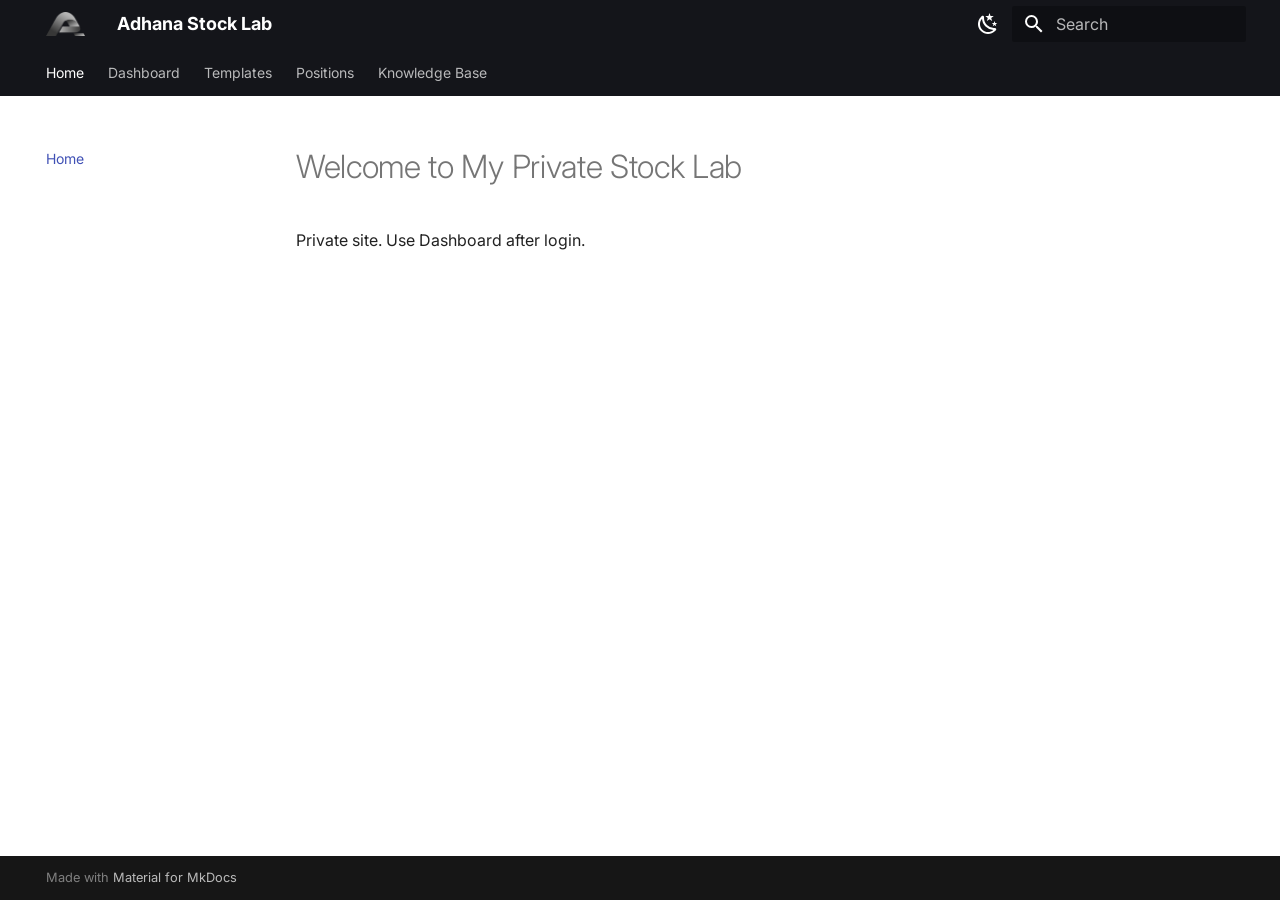
<file: index.html>
<!doctype html>
<html lang="en" class="no-js">
  <head>
    
      <meta charset="utf-8">
      <meta name="viewport" content="width=device-width,initial-scale=1">
      
      
      
        <link rel="canonical" href="https://adhanastock.github.io/">
      
      
      
        <link rel="next" href="dashboard/dashboard/">
      
      
      <link rel="icon" href="assets/adhana.png">
      <meta name="generator" content="mkdocs-1.6.1, mkdocs-material-9.6.17">
    
    
      
        <title>Adhana Stock Lab</title>
      
    
    
      <link rel="stylesheet" href="assets/stylesheets/main.7e37652d.min.css">
      
        
        <link rel="stylesheet" href="assets/stylesheets/palette.06af60db.min.css">
      
      


    
    
      
    
    
      
        
        
        <link rel="preconnect" href="https://fonts.gstatic.com" crossorigin>
        <link rel="stylesheet" href="https://fonts.googleapis.com/css?family=Inter:300,300i,400,400i,700,700i%7CFira+Code:400,400i,700,700i&display=fallback">
        <style>:root{--md-text-font:"Inter";--md-code-font:"Fira Code"}</style>
      
    
    
    <script>__md_scope=new URL(".",location),__md_hash=e=>[...e].reduce(((e,_)=>(e<<5)-e+_.charCodeAt(0)),0),__md_get=(e,_=localStorage,t=__md_scope)=>JSON.parse(_.getItem(t.pathname+"."+e)),__md_set=(e,_,t=localStorage,a=__md_scope)=>{try{t.setItem(a.pathname+"."+e,JSON.stringify(_))}catch(e){}}</script>
    
      

    
    
    
  </head>
  
  
    
    
      
    
    
    
    
    <body dir="ltr" data-md-color-scheme="default" data-md-color-primary="black" data-md-color-accent="blue-grey">
  
    
    <input class="md-toggle" data-md-toggle="drawer" type="checkbox" id="__drawer" autocomplete="off">
    <input class="md-toggle" data-md-toggle="search" type="checkbox" id="__search" autocomplete="off">
    <label class="md-overlay" for="__drawer"></label>
    <div data-md-component="skip">
      
        
        <a href="#welcome-to-my-private-stock-lab" class="md-skip">
          Skip to content
        </a>
      
    </div>
    <div data-md-component="announce">
      
    </div>
    
    
      

<header class="md-header" data-md-component="header">
  <nav class="md-header__inner md-grid" aria-label="Header">
    <a href="." title="Adhana Stock Lab" class="md-header__button md-logo" aria-label="Adhana Stock Lab" data-md-component="logo">
      
  <img src="assets/adhana.png" alt="logo">

    </a>
    <label class="md-header__button md-icon" for="__drawer">
      
      <svg xmlns="http://www.w3.org/2000/svg" viewBox="0 0 24 24"><path d="M3 6h18v2H3zm0 5h18v2H3zm0 5h18v2H3z"/></svg>
    </label>
    <div class="md-header__title" data-md-component="header-title">
      <div class="md-header__ellipsis">
        <div class="md-header__topic">
          <span class="md-ellipsis">
            Adhana Stock Lab
          </span>
        </div>
        <div class="md-header__topic" data-md-component="header-topic">
          <span class="md-ellipsis">
            
              Home
            
          </span>
        </div>
      </div>
    </div>
    
      
        <form class="md-header__option" data-md-component="palette">
  
    
    
    
    <input class="md-option" data-md-color-media="" data-md-color-scheme="default" data-md-color-primary="black" data-md-color-accent="blue-grey"  aria-label="Switch to dark mode"  type="radio" name="__palette" id="__palette_0">
    
      <label class="md-header__button md-icon" title="Switch to dark mode" for="__palette_1" hidden>
        <svg xmlns="http://www.w3.org/2000/svg" viewBox="0 0 24 24"><path d="m17.75 4.09-2.53 1.94.91 3.06-2.63-1.81-2.63 1.81.91-3.06-2.53-1.94L12.44 4l1.06-3 1.06 3zm3.5 6.91-1.64 1.25.59 1.98-1.7-1.17-1.7 1.17.59-1.98L15.75 11l2.06-.05L18.5 9l.69 1.95zm-2.28 4.95c.83-.08 1.72 1.1 1.19 1.85-.32.45-.66.87-1.08 1.27C15.17 23 8.84 23 4.94 19.07c-3.91-3.9-3.91-10.24 0-14.14.4-.4.82-.76 1.27-1.08.75-.53 1.93.36 1.85 1.19-.27 2.86.69 5.83 2.89 8.02a9.96 9.96 0 0 0 8.02 2.89m-1.64 2.02a12.08 12.08 0 0 1-7.8-3.47c-2.17-2.19-3.33-5-3.49-7.82-2.81 3.14-2.7 7.96.31 10.98 3.02 3.01 7.84 3.12 10.98.31"/></svg>
      </label>
    
  
    
    
    
    <input class="md-option" data-md-color-media="" data-md-color-scheme="slate" data-md-color-primary="black" data-md-color-accent="blue-grey"  aria-label="Switch to light mode"  type="radio" name="__palette" id="__palette_1">
    
      <label class="md-header__button md-icon" title="Switch to light mode" for="__palette_0" hidden>
        <svg xmlns="http://www.w3.org/2000/svg" viewBox="0 0 24 24"><path d="M12 7a5 5 0 0 1 5 5 5 5 0 0 1-5 5 5 5 0 0 1-5-5 5 5 0 0 1 5-5m0 2a3 3 0 0 0-3 3 3 3 0 0 0 3 3 3 3 0 0 0 3-3 3 3 0 0 0-3-3m0-7 2.39 3.42C13.65 5.15 12.84 5 12 5s-1.65.15-2.39.42zM3.34 7l4.16-.35A7.2 7.2 0 0 0 5.94 8.5c-.44.74-.69 1.5-.83 2.29zm.02 10 1.76-3.77a7.131 7.131 0 0 0 2.38 4.14zM20.65 7l-1.77 3.79a7.02 7.02 0 0 0-2.38-4.15zm-.01 10-4.14.36c.59-.51 1.12-1.14 1.54-1.86.42-.73.69-1.5.83-2.29zM12 22l-2.41-3.44c.74.27 1.55.44 2.41.44.82 0 1.63-.17 2.37-.44z"/></svg>
      </label>
    
  
</form>
      
    
    
      <script>var palette=__md_get("__palette");if(palette&&palette.color){if("(prefers-color-scheme)"===palette.color.media){var media=matchMedia("(prefers-color-scheme: light)"),input=document.querySelector(media.matches?"[data-md-color-media='(prefers-color-scheme: light)']":"[data-md-color-media='(prefers-color-scheme: dark)']");palette.color.media=input.getAttribute("data-md-color-media"),palette.color.scheme=input.getAttribute("data-md-color-scheme"),palette.color.primary=input.getAttribute("data-md-color-primary"),palette.color.accent=input.getAttribute("data-md-color-accent")}for(var[key,value]of Object.entries(palette.color))document.body.setAttribute("data-md-color-"+key,value)}</script>
    
    
    
      
      
        <label class="md-header__button md-icon" for="__search">
          
          <svg xmlns="http://www.w3.org/2000/svg" viewBox="0 0 24 24"><path d="M9.5 3A6.5 6.5 0 0 1 16 9.5c0 1.61-.59 3.09-1.56 4.23l.27.27h.79l5 5-1.5 1.5-5-5v-.79l-.27-.27A6.52 6.52 0 0 1 9.5 16 6.5 6.5 0 0 1 3 9.5 6.5 6.5 0 0 1 9.5 3m0 2C7 5 5 7 5 9.5S7 14 9.5 14 14 12 14 9.5 12 5 9.5 5"/></svg>
        </label>
        <div class="md-search" data-md-component="search" role="dialog">
  <label class="md-search__overlay" for="__search"></label>
  <div class="md-search__inner" role="search">
    <form class="md-search__form" name="search">
      <input type="text" class="md-search__input" name="query" aria-label="Search" placeholder="Search" autocapitalize="off" autocorrect="off" autocomplete="off" spellcheck="false" data-md-component="search-query" required>
      <label class="md-search__icon md-icon" for="__search">
        
        <svg xmlns="http://www.w3.org/2000/svg" viewBox="0 0 24 24"><path d="M9.5 3A6.5 6.5 0 0 1 16 9.5c0 1.61-.59 3.09-1.56 4.23l.27.27h.79l5 5-1.5 1.5-5-5v-.79l-.27-.27A6.52 6.52 0 0 1 9.5 16 6.5 6.5 0 0 1 3 9.5 6.5 6.5 0 0 1 9.5 3m0 2C7 5 5 7 5 9.5S7 14 9.5 14 14 12 14 9.5 12 5 9.5 5"/></svg>
        
        <svg xmlns="http://www.w3.org/2000/svg" viewBox="0 0 24 24"><path d="M20 11v2H8l5.5 5.5-1.42 1.42L4.16 12l7.92-7.92L13.5 5.5 8 11z"/></svg>
      </label>
      <nav class="md-search__options" aria-label="Search">
        
        <button type="reset" class="md-search__icon md-icon" title="Clear" aria-label="Clear" tabindex="-1">
          
          <svg xmlns="http://www.w3.org/2000/svg" viewBox="0 0 24 24"><path d="M19 6.41 17.59 5 12 10.59 6.41 5 5 6.41 10.59 12 5 17.59 6.41 19 12 13.41 17.59 19 19 17.59 13.41 12z"/></svg>
        </button>
      </nav>
      
    </form>
    <div class="md-search__output">
      <div class="md-search__scrollwrap" tabindex="0" data-md-scrollfix>
        <div class="md-search-result" data-md-component="search-result">
          <div class="md-search-result__meta">
            Initializing search
          </div>
          <ol class="md-search-result__list" role="presentation"></ol>
        </div>
      </div>
    </div>
  </div>
</div>
      
    
    
  </nav>
  
</header>
    
    <div class="md-container" data-md-component="container">
      
      
        
          
            
<nav class="md-tabs" aria-label="Tabs" data-md-component="tabs">
  <div class="md-grid">
    <ul class="md-tabs__list">
      
        
  
  
  
    
  
  
    <li class="md-tabs__item md-tabs__item--active">
      <a href="." class="md-tabs__link">
        
  
  
    
  
  Home

      </a>
    </li>
  

      
        
  
  
  
  
    <li class="md-tabs__item">
      <a href="dashboard/dashboard/" class="md-tabs__link">
        
  
  
    
  
  Dashboard

      </a>
    </li>
  

      
        
  
  
  
  
    
    
      <li class="md-tabs__item">
        <a href="templates/stock-decision-template/" class="md-tabs__link">
          
  
  
  Templates

        </a>
      </li>
    
  

      
        
  
  
  
  
    
    
      <li class="md-tabs__item">
        <a href="positions/" class="md-tabs__link">
          
  
  
  Positions

        </a>
      </li>
    
  

      
        
  
  
  
  
    
    
      <li class="md-tabs__item">
        <a href="knowledge-base/" class="md-tabs__link">
          
  
  
  Knowledge Base

        </a>
      </li>
    
  

      
    </ul>
  </div>
</nav>
          
        
      
      <main class="md-main" data-md-component="main">
        <div class="md-main__inner md-grid">
          
            
              
              <div class="md-sidebar md-sidebar--primary" data-md-component="sidebar" data-md-type="navigation" >
                <div class="md-sidebar__scrollwrap">
                  <div class="md-sidebar__inner">
                    


  


<nav class="md-nav md-nav--primary md-nav--lifted" aria-label="Navigation" data-md-level="0">
  <label class="md-nav__title" for="__drawer">
    <a href="." title="Adhana Stock Lab" class="md-nav__button md-logo" aria-label="Adhana Stock Lab" data-md-component="logo">
      
  <img src="assets/adhana.png" alt="logo">

    </a>
    Adhana Stock Lab
  </label>
  
  <ul class="md-nav__list" data-md-scrollfix>
    
      
      
  
  
    
  
  
  
    <li class="md-nav__item md-nav__item--active">
      
      <input class="md-nav__toggle md-toggle" type="checkbox" id="__toc">
      
      
        
      
      
      <a href="." class="md-nav__link md-nav__link--active">
        
  
  
  <span class="md-ellipsis">
    Home
    
  </span>
  

      </a>
      
    </li>
  

    
      
      
  
  
  
  
    <li class="md-nav__item">
      <a href="dashboard/dashboard/" class="md-nav__link">
        
  
  
  <span class="md-ellipsis">
    Dashboard
    
  </span>
  

      </a>
    </li>
  

    
      
      
  
  
  
  
    
    
    
    
      
      
        
      
    
    
    <li class="md-nav__item md-nav__item--nested">
      
        
        
        <input class="md-nav__toggle md-toggle " type="checkbox" id="__nav_3" >
        
          
          <label class="md-nav__link" for="__nav_3" id="__nav_3_label" tabindex="0">
            
  
  
  <span class="md-ellipsis">
    Templates
    
  </span>
  

            <span class="md-nav__icon md-icon"></span>
          </label>
        
        <nav class="md-nav" data-md-level="1" aria-labelledby="__nav_3_label" aria-expanded="false">
          <label class="md-nav__title" for="__nav_3">
            <span class="md-nav__icon md-icon"></span>
            Templates
          </label>
          <ul class="md-nav__list" data-md-scrollfix>
            
              
                
  
  
  
  
    <li class="md-nav__item">
      <a href="templates/stock-decision-template/" class="md-nav__link">
        
  
  
  <span class="md-ellipsis">
    Full Memo
    
  </span>
  

      </a>
    </li>
  

              
            
              
                
  
  
  
  
    <li class="md-nav__item">
      <a href="templates/stock-one-pager/" class="md-nav__link">
        
  
  
  <span class="md-ellipsis">
    One-Pager
    
  </span>
  

      </a>
    </li>
  

              
            
          </ul>
        </nav>
      
    </li>
  

    
      
      
  
  
  
  
    
    
    
    
      
      
        
      
    
    
    <li class="md-nav__item md-nav__item--nested">
      
        
        
        <input class="md-nav__toggle md-toggle " type="checkbox" id="__nav_4" >
        
          
          <label class="md-nav__link" for="__nav_4" id="__nav_4_label" tabindex="0">
            
  
  
  <span class="md-ellipsis">
    Positions
    
  </span>
  

            <span class="md-nav__icon md-icon"></span>
          </label>
        
        <nav class="md-nav" data-md-level="1" aria-labelledby="__nav_4_label" aria-expanded="false">
          <label class="md-nav__title" for="__nav_4">
            <span class="md-nav__icon md-icon"></span>
            Positions
          </label>
          <ul class="md-nav__list" data-md-scrollfix>
            
              
                
  
  
  
  
    <li class="md-nav__item">
      <a href="positions/" class="md-nav__link">
        
  
  
  <span class="md-ellipsis">
    README
    
  </span>
  

      </a>
    </li>
  

              
            
          </ul>
        </nav>
      
    </li>
  

    
      
      
  
  
  
  
    
    
    
    
      
      
        
      
    
    
    <li class="md-nav__item md-nav__item--nested">
      
        
        
        <input class="md-nav__toggle md-toggle " type="checkbox" id="__nav_5" >
        
          
          <label class="md-nav__link" for="__nav_5" id="__nav_5_label" tabindex="0">
            
  
  
  <span class="md-ellipsis">
    Knowledge Base
    
  </span>
  

            <span class="md-nav__icon md-icon"></span>
          </label>
        
        <nav class="md-nav" data-md-level="1" aria-labelledby="__nav_5_label" aria-expanded="false">
          <label class="md-nav__title" for="__nav_5">
            <span class="md-nav__icon md-icon"></span>
            Knowledge Base
          </label>
          <ul class="md-nav__list" data-md-scrollfix>
            
              
                
  
  
  
  
    <li class="md-nav__item">
      <a href="knowledge-base/" class="md-nav__link">
        
  
  
  <span class="md-ellipsis">
    Overview
    
  </span>
  

      </a>
    </li>
  

              
            
              
                
  
  
  
  
    <li class="md-nav__item">
      <a href="knowledge-base/stock-decision-guide/" class="md-nav__link">
        
  
  
  <span class="md-ellipsis">
    Stock Decision Guide
    
  </span>
  

      </a>
    </li>
  

              
            
              
                
  
  
  
  
    
    
    
    
      
      
        
      
    
    
    <li class="md-nav__item md-nav__item--nested">
      
        
        
        <input class="md-nav__toggle md-toggle " type="checkbox" id="__nav_5_3" >
        
          
          <label class="md-nav__link" for="__nav_5_3" id="__nav_5_3_label" tabindex="0">
            
  
  
  <span class="md-ellipsis">
    Option Trading
    
  </span>
  

            <span class="md-nav__icon md-icon"></span>
          </label>
        
        <nav class="md-nav" data-md-level="2" aria-labelledby="__nav_5_3_label" aria-expanded="false">
          <label class="md-nav__title" for="__nav_5_3">
            <span class="md-nav__icon md-icon"></span>
            Option Trading
          </label>
          <ul class="md-nav__list" data-md-scrollfix>
            
              
                
  
  
  
  
    <li class="md-nav__item">
      <a href="knowledge-base/02-option-trade/" class="md-nav__link">
        
  
  
  <span class="md-ellipsis">
    Fundamental
    
  </span>
  

      </a>
    </li>
  

              
            
          </ul>
        </nav>
      
    </li>
  

              
            
              
                
  
  
  
  
    <li class="md-nav__item">
      <a href="knowledge-base/data-sources/" class="md-nav__link">
        
  
  
  <span class="md-ellipsis">
    Data Sources
    
  </span>
  

      </a>
    </li>
  

              
            
          </ul>
        </nav>
      
    </li>
  

    
  </ul>
</nav>
                  </div>
                </div>
              </div>
            
            
              
              <div class="md-sidebar md-sidebar--secondary" data-md-component="sidebar" data-md-type="toc" >
                <div class="md-sidebar__scrollwrap">
                  <div class="md-sidebar__inner">
                    

<nav class="md-nav md-nav--secondary" aria-label="Table of contents">
  
  
  
    
  
  
</nav>
                  </div>
                </div>
              </div>
            
          
          
            <div class="md-content" data-md-component="content">
              <article class="md-content__inner md-typeset">
                
                  



<h1 id="welcome-to-my-private-stock-lab">Welcome to My Private Stock Lab<a class="headerlink" href="#welcome-to-my-private-stock-lab" title="Permanent link">&para;</a></h1>
<p>Private site. Use Dashboard after login.</p>












                
              </article>
            </div>
          
          
<script>var target=document.getElementById(location.hash.slice(1));target&&target.name&&(target.checked=target.name.startsWith("__tabbed_"))</script>
        </div>
        
          <button type="button" class="md-top md-icon" data-md-component="top" hidden>
  
  <svg xmlns="http://www.w3.org/2000/svg" viewBox="0 0 24 24"><path d="M13 20h-2V8l-5.5 5.5-1.42-1.42L12 4.16l7.92 7.92-1.42 1.42L13 8z"/></svg>
  Back to top
</button>
        
      </main>
      
        <footer class="md-footer">
  
  <div class="md-footer-meta md-typeset">
    <div class="md-footer-meta__inner md-grid">
      <div class="md-copyright">
  
  
    Made with
    <a href="https://squidfunk.github.io/mkdocs-material/" target="_blank" rel="noopener">
      Material for MkDocs
    </a>
  
</div>
      
    </div>
  </div>
</footer>
      
    </div>
    <div class="md-dialog" data-md-component="dialog">
      <div class="md-dialog__inner md-typeset"></div>
    </div>
    
    
    
      
      <script id="__config" type="application/json">{"base": ".", "features": ["navigation.tabs", "navigation.sections", "navigation.top", "content.code.copy", "toc.follow"], "search": "assets/javascripts/workers/search.973d3a69.min.js", "tags": null, "translations": {"clipboard.copied": "Copied to clipboard", "clipboard.copy": "Copy to clipboard", "search.result.more.one": "1 more on this page", "search.result.more.other": "# more on this page", "search.result.none": "No matching documents", "search.result.one": "1 matching document", "search.result.other": "# matching documents", "search.result.placeholder": "Type to start searching", "search.result.term.missing": "Missing", "select.version": "Select version"}, "version": null}</script>
    
    
      <script src="assets/javascripts/bundle.92b07e13.min.js"></script>
      
    
  </body>
</html>
</file>
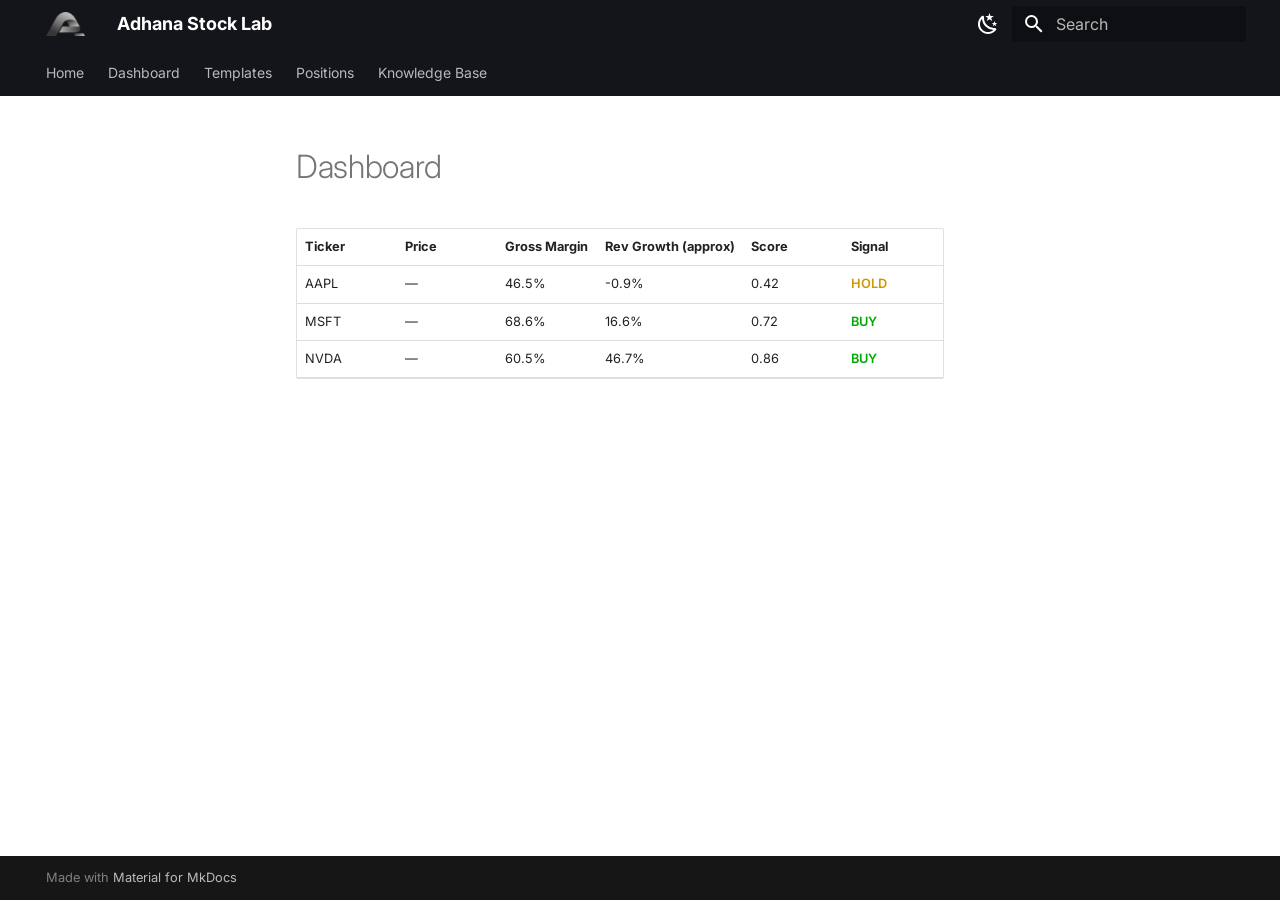
<file: dashboard/index.html>
<!doctype html>
<html lang="en" class="no-js">
  <head>
    
      <meta charset="utf-8">
      <meta name="viewport" content="width=device-width,initial-scale=1">
      
      
      
        <link rel="canonical" href="https://adhanastock.github.io/dashboard/">
      
      
      
      
      <link rel="icon" href="../assets/adhana.png">
      <meta name="generator" content="mkdocs-1.6.1, mkdocs-material-9.6.17">
    
    
      
        <title>Dashboard - Adhana Stock Lab</title>
      
    
    
      <link rel="stylesheet" href="../assets/stylesheets/main.7e37652d.min.css">
      
        
        <link rel="stylesheet" href="../assets/stylesheets/palette.06af60db.min.css">
      
      


    
    
      
    
    
      
        
        
        <link rel="preconnect" href="https://fonts.gstatic.com" crossorigin>
        <link rel="stylesheet" href="https://fonts.googleapis.com/css?family=Inter:300,300i,400,400i,700,700i%7CFira+Code:400,400i,700,700i&display=fallback">
        <style>:root{--md-text-font:"Inter";--md-code-font:"Fira Code"}</style>
      
    
    
    <script>__md_scope=new URL("..",location),__md_hash=e=>[...e].reduce(((e,_)=>(e<<5)-e+_.charCodeAt(0)),0),__md_get=(e,_=localStorage,t=__md_scope)=>JSON.parse(_.getItem(t.pathname+"."+e)),__md_set=(e,_,t=localStorage,a=__md_scope)=>{try{t.setItem(a.pathname+"."+e,JSON.stringify(_))}catch(e){}}</script>
    
      

    
    
    
  </head>
  
  
    
    
      
    
    
    
    
    <body dir="ltr" data-md-color-scheme="default" data-md-color-primary="black" data-md-color-accent="blue-grey">
  
    
    <input class="md-toggle" data-md-toggle="drawer" type="checkbox" id="__drawer" autocomplete="off">
    <input class="md-toggle" data-md-toggle="search" type="checkbox" id="__search" autocomplete="off">
    <label class="md-overlay" for="__drawer"></label>
    <div data-md-component="skip">
      
        
        <a href="#dashboard" class="md-skip">
          Skip to content
        </a>
      
    </div>
    <div data-md-component="announce">
      
    </div>
    
    
      

<header class="md-header" data-md-component="header">
  <nav class="md-header__inner md-grid" aria-label="Header">
    <a href=".." title="Adhana Stock Lab" class="md-header__button md-logo" aria-label="Adhana Stock Lab" data-md-component="logo">
      
  <img src="../assets/adhana.png" alt="logo">

    </a>
    <label class="md-header__button md-icon" for="__drawer">
      
      <svg xmlns="http://www.w3.org/2000/svg" viewBox="0 0 24 24"><path d="M3 6h18v2H3zm0 5h18v2H3zm0 5h18v2H3z"/></svg>
    </label>
    <div class="md-header__title" data-md-component="header-title">
      <div class="md-header__ellipsis">
        <div class="md-header__topic">
          <span class="md-ellipsis">
            Adhana Stock Lab
          </span>
        </div>
        <div class="md-header__topic" data-md-component="header-topic">
          <span class="md-ellipsis">
            
              Dashboard
            
          </span>
        </div>
      </div>
    </div>
    
      
        <form class="md-header__option" data-md-component="palette">
  
    
    
    
    <input class="md-option" data-md-color-media="" data-md-color-scheme="default" data-md-color-primary="black" data-md-color-accent="blue-grey"  aria-label="Switch to dark mode"  type="radio" name="__palette" id="__palette_0">
    
      <label class="md-header__button md-icon" title="Switch to dark mode" for="__palette_1" hidden>
        <svg xmlns="http://www.w3.org/2000/svg" viewBox="0 0 24 24"><path d="m17.75 4.09-2.53 1.94.91 3.06-2.63-1.81-2.63 1.81.91-3.06-2.53-1.94L12.44 4l1.06-3 1.06 3zm3.5 6.91-1.64 1.25.59 1.98-1.7-1.17-1.7 1.17.59-1.98L15.75 11l2.06-.05L18.5 9l.69 1.95zm-2.28 4.95c.83-.08 1.72 1.1 1.19 1.85-.32.45-.66.87-1.08 1.27C15.17 23 8.84 23 4.94 19.07c-3.91-3.9-3.91-10.24 0-14.14.4-.4.82-.76 1.27-1.08.75-.53 1.93.36 1.85 1.19-.27 2.86.69 5.83 2.89 8.02a9.96 9.96 0 0 0 8.02 2.89m-1.64 2.02a12.08 12.08 0 0 1-7.8-3.47c-2.17-2.19-3.33-5-3.49-7.82-2.81 3.14-2.7 7.96.31 10.98 3.02 3.01 7.84 3.12 10.98.31"/></svg>
      </label>
    
  
    
    
    
    <input class="md-option" data-md-color-media="" data-md-color-scheme="slate" data-md-color-primary="black" data-md-color-accent="blue-grey"  aria-label="Switch to light mode"  type="radio" name="__palette" id="__palette_1">
    
      <label class="md-header__button md-icon" title="Switch to light mode" for="__palette_0" hidden>
        <svg xmlns="http://www.w3.org/2000/svg" viewBox="0 0 24 24"><path d="M12 7a5 5 0 0 1 5 5 5 5 0 0 1-5 5 5 5 0 0 1-5-5 5 5 0 0 1 5-5m0 2a3 3 0 0 0-3 3 3 3 0 0 0 3 3 3 3 0 0 0 3-3 3 3 0 0 0-3-3m0-7 2.39 3.42C13.65 5.15 12.84 5 12 5s-1.65.15-2.39.42zM3.34 7l4.16-.35A7.2 7.2 0 0 0 5.94 8.5c-.44.74-.69 1.5-.83 2.29zm.02 10 1.76-3.77a7.131 7.131 0 0 0 2.38 4.14zM20.65 7l-1.77 3.79a7.02 7.02 0 0 0-2.38-4.15zm-.01 10-4.14.36c.59-.51 1.12-1.14 1.54-1.86.42-.73.69-1.5.83-2.29zM12 22l-2.41-3.44c.74.27 1.55.44 2.41.44.82 0 1.63-.17 2.37-.44z"/></svg>
      </label>
    
  
</form>
      
    
    
      <script>var palette=__md_get("__palette");if(palette&&palette.color){if("(prefers-color-scheme)"===palette.color.media){var media=matchMedia("(prefers-color-scheme: light)"),input=document.querySelector(media.matches?"[data-md-color-media='(prefers-color-scheme: light)']":"[data-md-color-media='(prefers-color-scheme: dark)']");palette.color.media=input.getAttribute("data-md-color-media"),palette.color.scheme=input.getAttribute("data-md-color-scheme"),palette.color.primary=input.getAttribute("data-md-color-primary"),palette.color.accent=input.getAttribute("data-md-color-accent")}for(var[key,value]of Object.entries(palette.color))document.body.setAttribute("data-md-color-"+key,value)}</script>
    
    
    
      
      
        <label class="md-header__button md-icon" for="__search">
          
          <svg xmlns="http://www.w3.org/2000/svg" viewBox="0 0 24 24"><path d="M9.5 3A6.5 6.5 0 0 1 16 9.5c0 1.61-.59 3.09-1.56 4.23l.27.27h.79l5 5-1.5 1.5-5-5v-.79l-.27-.27A6.52 6.52 0 0 1 9.5 16 6.5 6.5 0 0 1 3 9.5 6.5 6.5 0 0 1 9.5 3m0 2C7 5 5 7 5 9.5S7 14 9.5 14 14 12 14 9.5 12 5 9.5 5"/></svg>
        </label>
        <div class="md-search" data-md-component="search" role="dialog">
  <label class="md-search__overlay" for="__search"></label>
  <div class="md-search__inner" role="search">
    <form class="md-search__form" name="search">
      <input type="text" class="md-search__input" name="query" aria-label="Search" placeholder="Search" autocapitalize="off" autocorrect="off" autocomplete="off" spellcheck="false" data-md-component="search-query" required>
      <label class="md-search__icon md-icon" for="__search">
        
        <svg xmlns="http://www.w3.org/2000/svg" viewBox="0 0 24 24"><path d="M9.5 3A6.5 6.5 0 0 1 16 9.5c0 1.61-.59 3.09-1.56 4.23l.27.27h.79l5 5-1.5 1.5-5-5v-.79l-.27-.27A6.52 6.52 0 0 1 9.5 16 6.5 6.5 0 0 1 3 9.5 6.5 6.5 0 0 1 9.5 3m0 2C7 5 5 7 5 9.5S7 14 9.5 14 14 12 14 9.5 12 5 9.5 5"/></svg>
        
        <svg xmlns="http://www.w3.org/2000/svg" viewBox="0 0 24 24"><path d="M20 11v2H8l5.5 5.5-1.42 1.42L4.16 12l7.92-7.92L13.5 5.5 8 11z"/></svg>
      </label>
      <nav class="md-search__options" aria-label="Search">
        
        <button type="reset" class="md-search__icon md-icon" title="Clear" aria-label="Clear" tabindex="-1">
          
          <svg xmlns="http://www.w3.org/2000/svg" viewBox="0 0 24 24"><path d="M19 6.41 17.59 5 12 10.59 6.41 5 5 6.41 10.59 12 5 17.59 6.41 19 12 13.41 17.59 19 19 17.59 13.41 12z"/></svg>
        </button>
      </nav>
      
    </form>
    <div class="md-search__output">
      <div class="md-search__scrollwrap" tabindex="0" data-md-scrollfix>
        <div class="md-search-result" data-md-component="search-result">
          <div class="md-search-result__meta">
            Initializing search
          </div>
          <ol class="md-search-result__list" role="presentation"></ol>
        </div>
      </div>
    </div>
  </div>
</div>
      
    
    
  </nav>
  
</header>
    
    <div class="md-container" data-md-component="container">
      
      
        
          
            
<nav class="md-tabs" aria-label="Tabs" data-md-component="tabs">
  <div class="md-grid">
    <ul class="md-tabs__list">
      
        
  
  
  
  
    <li class="md-tabs__item">
      <a href=".." class="md-tabs__link">
        
  
  
    
  
  Home

      </a>
    </li>
  

      
        
  
  
  
  
    <li class="md-tabs__item">
      <a href="dashboard/" class="md-tabs__link">
        
  
  
    
  
  Dashboard

      </a>
    </li>
  

      
        
  
  
  
  
    
    
      <li class="md-tabs__item">
        <a href="../templates/stock-decision-template/" class="md-tabs__link">
          
  
  
  Templates

        </a>
      </li>
    
  

      
        
  
  
  
  
    
    
      <li class="md-tabs__item">
        <a href="../positions/" class="md-tabs__link">
          
  
  
  Positions

        </a>
      </li>
    
  

      
        
  
  
  
  
    
    
      <li class="md-tabs__item">
        <a href="../knowledge-base/" class="md-tabs__link">
          
  
  
  Knowledge Base

        </a>
      </li>
    
  

      
    </ul>
  </div>
</nav>
          
        
      
      <main class="md-main" data-md-component="main">
        <div class="md-main__inner md-grid">
          
            
              
              <div class="md-sidebar md-sidebar--primary" data-md-component="sidebar" data-md-type="navigation" >
                <div class="md-sidebar__scrollwrap">
                  <div class="md-sidebar__inner">
                    


  


<nav class="md-nav md-nav--primary md-nav--lifted" aria-label="Navigation" data-md-level="0">
  <label class="md-nav__title" for="__drawer">
    <a href=".." title="Adhana Stock Lab" class="md-nav__button md-logo" aria-label="Adhana Stock Lab" data-md-component="logo">
      
  <img src="../assets/adhana.png" alt="logo">

    </a>
    Adhana Stock Lab
  </label>
  
  <ul class="md-nav__list" data-md-scrollfix>
    
      
      
  
  
  
  
    <li class="md-nav__item">
      <a href=".." class="md-nav__link">
        
  
  
  <span class="md-ellipsis">
    Home
    
  </span>
  

      </a>
    </li>
  

    
      
      
  
  
  
  
    <li class="md-nav__item">
      <a href="dashboard/" class="md-nav__link">
        
  
  
  <span class="md-ellipsis">
    Dashboard
    
  </span>
  

      </a>
    </li>
  

    
      
      
  
  
  
  
    
    
    
    
      
      
        
      
    
    
    <li class="md-nav__item md-nav__item--nested">
      
        
        
        <input class="md-nav__toggle md-toggle " type="checkbox" id="__nav_3" >
        
          
          <label class="md-nav__link" for="__nav_3" id="__nav_3_label" tabindex="0">
            
  
  
  <span class="md-ellipsis">
    Templates
    
  </span>
  

            <span class="md-nav__icon md-icon"></span>
          </label>
        
        <nav class="md-nav" data-md-level="1" aria-labelledby="__nav_3_label" aria-expanded="false">
          <label class="md-nav__title" for="__nav_3">
            <span class="md-nav__icon md-icon"></span>
            Templates
          </label>
          <ul class="md-nav__list" data-md-scrollfix>
            
              
                
  
  
  
  
    <li class="md-nav__item">
      <a href="../templates/stock-decision-template/" class="md-nav__link">
        
  
  
  <span class="md-ellipsis">
    Full Memo
    
  </span>
  

      </a>
    </li>
  

              
            
              
                
  
  
  
  
    <li class="md-nav__item">
      <a href="../templates/stock-one-pager/" class="md-nav__link">
        
  
  
  <span class="md-ellipsis">
    One-Pager
    
  </span>
  

      </a>
    </li>
  

              
            
          </ul>
        </nav>
      
    </li>
  

    
      
      
  
  
  
  
    
    
    
    
      
      
        
      
    
    
    <li class="md-nav__item md-nav__item--nested">
      
        
        
        <input class="md-nav__toggle md-toggle " type="checkbox" id="__nav_4" >
        
          
          <label class="md-nav__link" for="__nav_4" id="__nav_4_label" tabindex="0">
            
  
  
  <span class="md-ellipsis">
    Positions
    
  </span>
  

            <span class="md-nav__icon md-icon"></span>
          </label>
        
        <nav class="md-nav" data-md-level="1" aria-labelledby="__nav_4_label" aria-expanded="false">
          <label class="md-nav__title" for="__nav_4">
            <span class="md-nav__icon md-icon"></span>
            Positions
          </label>
          <ul class="md-nav__list" data-md-scrollfix>
            
              
                
  
  
  
  
    <li class="md-nav__item">
      <a href="../positions/" class="md-nav__link">
        
  
  
  <span class="md-ellipsis">
    README
    
  </span>
  

      </a>
    </li>
  

              
            
          </ul>
        </nav>
      
    </li>
  

    
      
      
  
  
  
  
    
    
    
    
      
      
        
      
    
    
    <li class="md-nav__item md-nav__item--nested">
      
        
        
        <input class="md-nav__toggle md-toggle " type="checkbox" id="__nav_5" >
        
          
          <label class="md-nav__link" for="__nav_5" id="__nav_5_label" tabindex="0">
            
  
  
  <span class="md-ellipsis">
    Knowledge Base
    
  </span>
  

            <span class="md-nav__icon md-icon"></span>
          </label>
        
        <nav class="md-nav" data-md-level="1" aria-labelledby="__nav_5_label" aria-expanded="false">
          <label class="md-nav__title" for="__nav_5">
            <span class="md-nav__icon md-icon"></span>
            Knowledge Base
          </label>
          <ul class="md-nav__list" data-md-scrollfix>
            
              
                
  
  
  
  
    <li class="md-nav__item">
      <a href="../knowledge-base/" class="md-nav__link">
        
  
  
  <span class="md-ellipsis">
    Overview
    
  </span>
  

      </a>
    </li>
  

              
            
              
                
  
  
  
  
    <li class="md-nav__item">
      <a href="../knowledge-base/stock-decision-guide/" class="md-nav__link">
        
  
  
  <span class="md-ellipsis">
    Stock Decision Guide
    
  </span>
  

      </a>
    </li>
  

              
            
              
                
  
  
  
  
    
    
    
    
      
      
        
      
    
    
    <li class="md-nav__item md-nav__item--nested">
      
        
        
        <input class="md-nav__toggle md-toggle " type="checkbox" id="__nav_5_3" >
        
          
          <label class="md-nav__link" for="__nav_5_3" id="__nav_5_3_label" tabindex="0">
            
  
  
  <span class="md-ellipsis">
    Option Trading
    
  </span>
  

            <span class="md-nav__icon md-icon"></span>
          </label>
        
        <nav class="md-nav" data-md-level="2" aria-labelledby="__nav_5_3_label" aria-expanded="false">
          <label class="md-nav__title" for="__nav_5_3">
            <span class="md-nav__icon md-icon"></span>
            Option Trading
          </label>
          <ul class="md-nav__list" data-md-scrollfix>
            
              
                
  
  
  
  
    <li class="md-nav__item">
      <a href="../knowledge-base/02-option-trade/" class="md-nav__link">
        
  
  
  <span class="md-ellipsis">
    Fundamental
    
  </span>
  

      </a>
    </li>
  

              
            
          </ul>
        </nav>
      
    </li>
  

              
            
              
                
  
  
  
  
    <li class="md-nav__item">
      <a href="../knowledge-base/data-sources/" class="md-nav__link">
        
  
  
  <span class="md-ellipsis">
    Data Sources
    
  </span>
  

      </a>
    </li>
  

              
            
          </ul>
        </nav>
      
    </li>
  

    
  </ul>
</nav>
                  </div>
                </div>
              </div>
            
            
              
              <div class="md-sidebar md-sidebar--secondary" data-md-component="sidebar" data-md-type="toc" >
                <div class="md-sidebar__scrollwrap">
                  <div class="md-sidebar__inner">
                    

<nav class="md-nav md-nav--secondary" aria-label="Table of contents">
  
  
  
    
  
  
</nav>
                  </div>
                </div>
              </div>
            
          
          
            <div class="md-content" data-md-component="content">
              <article class="md-content__inner md-typeset">
                
                  



<h1 id="dashboard">Dashboard<a class="headerlink" href="#dashboard" title="Permanent link">&para;</a></h1>
<div id="dash"></div>

<script>
async function render() {
  const el = document.getElementById('dash');
  el.innerHTML = "Loading…";

  try {
    const resp = await fetch("../data/dashboard.json?_=" + Date.now());
    const rows = await resp.json();

    // simple score: avg of available metrics mapped to 0..1
    function norm(x, lo, hi) { if (x == null) return null; return Math.max(0, Math.min(1, (x - lo) / (hi - lo))); }
    function score(r){
      const parts = [
        norm(r.rev_growth, -0.20, 0.40),     // -20% to +40% YoY
        norm(r.gross_margin, 0.10, 0.80)     // 10% to 80%
      ].filter(v => v != null);
      if (!parts.length) return null;
      return parts.reduce((a,b)=>a+b,0)/parts.length;
    }

    const html = `
      <table>
        <thead>
          <tr>
            <th>Ticker</th>
            <th>Price</th>
            <th>Gross Margin</th>
            <th>Rev Growth (approx)</th>
            <th>Score</th>
            <th>Signal</th>
          </tr>
        </thead>
        <tbody>
          ${rows.map(r=>{
            const sc = score(r);
            const sig = sc==null ? "—" : sc>=0.66 ? "BUY" : sc>=0.33 ? "HOLD" : "AVOID";
            const color = sig==="BUY"?"#0a0":"#000";
            return `
              <tr>
                <td>${r.ticker}</td>
                <td>${r.price ?? "—"}</td>
                <td>${r.gross_margin!=null ? (r.gross_margin*100).toFixed(1)+"%" : "—"}</td>
                <td>${r.rev_growth!=null ? (r.rev_growth*100).toFixed(1)+"%" : "—"}</td>
                <td>${sc!=null ? sc.toFixed(2) : "—"}</td>
                <td style="font-weight:600;color:${sig==="BUY"?"#0a0":sig==="HOLD"?"#c90":"#a00"}">${sig}</td>
              </tr>`;
          }).join("")}
        </tbody>
      </table>
    `;
    el.innerHTML = html;
  } catch (e) {
    el.innerHTML = "Failed to load dashboard.json";
    console.error(e);
  }
}
render();
</script>

<style>
#dash table { border-collapse: collapse; width: 100%; }
#dash th, #dash td { border-bottom: 1px solid #ddd; padding: 8px; text-align: left; }
#dash tr:hover { background: #fafafa; }
</style>












                
              </article>
            </div>
          
          
<script>var target=document.getElementById(location.hash.slice(1));target&&target.name&&(target.checked=target.name.startsWith("__tabbed_"))</script>
        </div>
        
          <button type="button" class="md-top md-icon" data-md-component="top" hidden>
  
  <svg xmlns="http://www.w3.org/2000/svg" viewBox="0 0 24 24"><path d="M13 20h-2V8l-5.5 5.5-1.42-1.42L12 4.16l7.92 7.92-1.42 1.42L13 8z"/></svg>
  Back to top
</button>
        
      </main>
      
        <footer class="md-footer">
  
  <div class="md-footer-meta md-typeset">
    <div class="md-footer-meta__inner md-grid">
      <div class="md-copyright">
  
  
    Made with
    <a href="https://squidfunk.github.io/mkdocs-material/" target="_blank" rel="noopener">
      Material for MkDocs
    </a>
  
</div>
      
    </div>
  </div>
</footer>
      
    </div>
    <div class="md-dialog" data-md-component="dialog">
      <div class="md-dialog__inner md-typeset"></div>
    </div>
    
    
    
      
      <script id="__config" type="application/json">{"base": "..", "features": ["navigation.tabs", "navigation.sections", "navigation.top", "content.code.copy", "toc.follow"], "search": "../assets/javascripts/workers/search.973d3a69.min.js", "tags": null, "translations": {"clipboard.copied": "Copied to clipboard", "clipboard.copy": "Copy to clipboard", "search.result.more.one": "1 more on this page", "search.result.more.other": "# more on this page", "search.result.none": "No matching documents", "search.result.one": "1 matching document", "search.result.other": "# matching documents", "search.result.placeholder": "Type to start searching", "search.result.term.missing": "Missing", "select.version": "Select version"}, "version": null}</script>
    
    
      <script src="../assets/javascripts/bundle.92b07e13.min.js"></script>
      
    
  </body>
</html>
</file>
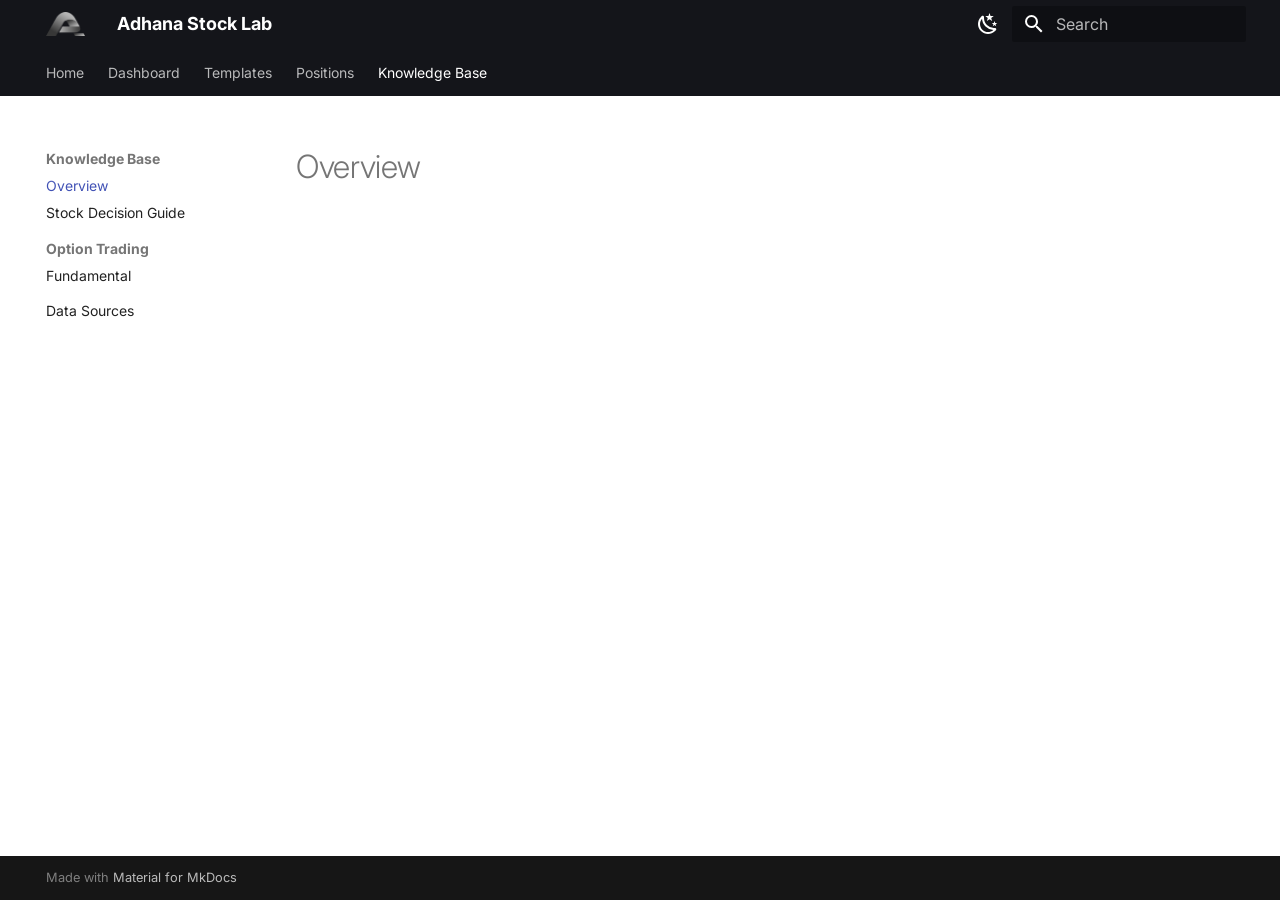
<file: knowledge-base/index.html>
<!doctype html>
<html lang="en" class="no-js">
  <head>
    
      <meta charset="utf-8">
      <meta name="viewport" content="width=device-width,initial-scale=1">
      
      
      
        <link rel="canonical" href="https://adhanastock.github.io/knowledge-base/">
      
      
        <link rel="prev" href="../positions/">
      
      
        <link rel="next" href="stock-decision-guide/">
      
      
      <link rel="icon" href="../assets/adhana.png">
      <meta name="generator" content="mkdocs-1.6.1, mkdocs-material-9.6.17">
    
    
      
        <title>Overview - Adhana Stock Lab</title>
      
    
    
      <link rel="stylesheet" href="../assets/stylesheets/main.7e37652d.min.css">
      
        
        <link rel="stylesheet" href="../assets/stylesheets/palette.06af60db.min.css">
      
      


    
    
      
    
    
      
        
        
        <link rel="preconnect" href="https://fonts.gstatic.com" crossorigin>
        <link rel="stylesheet" href="https://fonts.googleapis.com/css?family=Inter:300,300i,400,400i,700,700i%7CFira+Code:400,400i,700,700i&display=fallback">
        <style>:root{--md-text-font:"Inter";--md-code-font:"Fira Code"}</style>
      
    
    
    <script>__md_scope=new URL("..",location),__md_hash=e=>[...e].reduce(((e,_)=>(e<<5)-e+_.charCodeAt(0)),0),__md_get=(e,_=localStorage,t=__md_scope)=>JSON.parse(_.getItem(t.pathname+"."+e)),__md_set=(e,_,t=localStorage,a=__md_scope)=>{try{t.setItem(a.pathname+"."+e,JSON.stringify(_))}catch(e){}}</script>
    
      

    
    
    
  </head>
  
  
    
    
      
    
    
    
    
    <body dir="ltr" data-md-color-scheme="default" data-md-color-primary="black" data-md-color-accent="blue-grey">
  
    
    <input class="md-toggle" data-md-toggle="drawer" type="checkbox" id="__drawer" autocomplete="off">
    <input class="md-toggle" data-md-toggle="search" type="checkbox" id="__search" autocomplete="off">
    <label class="md-overlay" for="__drawer"></label>
    <div data-md-component="skip">
      
    </div>
    <div data-md-component="announce">
      
    </div>
    
    
      

<header class="md-header" data-md-component="header">
  <nav class="md-header__inner md-grid" aria-label="Header">
    <a href=".." title="Adhana Stock Lab" class="md-header__button md-logo" aria-label="Adhana Stock Lab" data-md-component="logo">
      
  <img src="../assets/adhana.png" alt="logo">

    </a>
    <label class="md-header__button md-icon" for="__drawer">
      
      <svg xmlns="http://www.w3.org/2000/svg" viewBox="0 0 24 24"><path d="M3 6h18v2H3zm0 5h18v2H3zm0 5h18v2H3z"/></svg>
    </label>
    <div class="md-header__title" data-md-component="header-title">
      <div class="md-header__ellipsis">
        <div class="md-header__topic">
          <span class="md-ellipsis">
            Adhana Stock Lab
          </span>
        </div>
        <div class="md-header__topic" data-md-component="header-topic">
          <span class="md-ellipsis">
            
              Overview
            
          </span>
        </div>
      </div>
    </div>
    
      
        <form class="md-header__option" data-md-component="palette">
  
    
    
    
    <input class="md-option" data-md-color-media="" data-md-color-scheme="default" data-md-color-primary="black" data-md-color-accent="blue-grey"  aria-label="Switch to dark mode"  type="radio" name="__palette" id="__palette_0">
    
      <label class="md-header__button md-icon" title="Switch to dark mode" for="__palette_1" hidden>
        <svg xmlns="http://www.w3.org/2000/svg" viewBox="0 0 24 24"><path d="m17.75 4.09-2.53 1.94.91 3.06-2.63-1.81-2.63 1.81.91-3.06-2.53-1.94L12.44 4l1.06-3 1.06 3zm3.5 6.91-1.64 1.25.59 1.98-1.7-1.17-1.7 1.17.59-1.98L15.75 11l2.06-.05L18.5 9l.69 1.95zm-2.28 4.95c.83-.08 1.72 1.1 1.19 1.85-.32.45-.66.87-1.08 1.27C15.17 23 8.84 23 4.94 19.07c-3.91-3.9-3.91-10.24 0-14.14.4-.4.82-.76 1.27-1.08.75-.53 1.93.36 1.85 1.19-.27 2.86.69 5.83 2.89 8.02a9.96 9.96 0 0 0 8.02 2.89m-1.64 2.02a12.08 12.08 0 0 1-7.8-3.47c-2.17-2.19-3.33-5-3.49-7.82-2.81 3.14-2.7 7.96.31 10.98 3.02 3.01 7.84 3.12 10.98.31"/></svg>
      </label>
    
  
    
    
    
    <input class="md-option" data-md-color-media="" data-md-color-scheme="slate" data-md-color-primary="black" data-md-color-accent="blue-grey"  aria-label="Switch to light mode"  type="radio" name="__palette" id="__palette_1">
    
      <label class="md-header__button md-icon" title="Switch to light mode" for="__palette_0" hidden>
        <svg xmlns="http://www.w3.org/2000/svg" viewBox="0 0 24 24"><path d="M12 7a5 5 0 0 1 5 5 5 5 0 0 1-5 5 5 5 0 0 1-5-5 5 5 0 0 1 5-5m0 2a3 3 0 0 0-3 3 3 3 0 0 0 3 3 3 3 0 0 0 3-3 3 3 0 0 0-3-3m0-7 2.39 3.42C13.65 5.15 12.84 5 12 5s-1.65.15-2.39.42zM3.34 7l4.16-.35A7.2 7.2 0 0 0 5.94 8.5c-.44.74-.69 1.5-.83 2.29zm.02 10 1.76-3.77a7.131 7.131 0 0 0 2.38 4.14zM20.65 7l-1.77 3.79a7.02 7.02 0 0 0-2.38-4.15zm-.01 10-4.14.36c.59-.51 1.12-1.14 1.54-1.86.42-.73.69-1.5.83-2.29zM12 22l-2.41-3.44c.74.27 1.55.44 2.41.44.82 0 1.63-.17 2.37-.44z"/></svg>
      </label>
    
  
</form>
      
    
    
      <script>var palette=__md_get("__palette");if(palette&&palette.color){if("(prefers-color-scheme)"===palette.color.media){var media=matchMedia("(prefers-color-scheme: light)"),input=document.querySelector(media.matches?"[data-md-color-media='(prefers-color-scheme: light)']":"[data-md-color-media='(prefers-color-scheme: dark)']");palette.color.media=input.getAttribute("data-md-color-media"),palette.color.scheme=input.getAttribute("data-md-color-scheme"),palette.color.primary=input.getAttribute("data-md-color-primary"),palette.color.accent=input.getAttribute("data-md-color-accent")}for(var[key,value]of Object.entries(palette.color))document.body.setAttribute("data-md-color-"+key,value)}</script>
    
    
    
      
      
        <label class="md-header__button md-icon" for="__search">
          
          <svg xmlns="http://www.w3.org/2000/svg" viewBox="0 0 24 24"><path d="M9.5 3A6.5 6.5 0 0 1 16 9.5c0 1.61-.59 3.09-1.56 4.23l.27.27h.79l5 5-1.5 1.5-5-5v-.79l-.27-.27A6.52 6.52 0 0 1 9.5 16 6.5 6.5 0 0 1 3 9.5 6.5 6.5 0 0 1 9.5 3m0 2C7 5 5 7 5 9.5S7 14 9.5 14 14 12 14 9.5 12 5 9.5 5"/></svg>
        </label>
        <div class="md-search" data-md-component="search" role="dialog">
  <label class="md-search__overlay" for="__search"></label>
  <div class="md-search__inner" role="search">
    <form class="md-search__form" name="search">
      <input type="text" class="md-search__input" name="query" aria-label="Search" placeholder="Search" autocapitalize="off" autocorrect="off" autocomplete="off" spellcheck="false" data-md-component="search-query" required>
      <label class="md-search__icon md-icon" for="__search">
        
        <svg xmlns="http://www.w3.org/2000/svg" viewBox="0 0 24 24"><path d="M9.5 3A6.5 6.5 0 0 1 16 9.5c0 1.61-.59 3.09-1.56 4.23l.27.27h.79l5 5-1.5 1.5-5-5v-.79l-.27-.27A6.52 6.52 0 0 1 9.5 16 6.5 6.5 0 0 1 3 9.5 6.5 6.5 0 0 1 9.5 3m0 2C7 5 5 7 5 9.5S7 14 9.5 14 14 12 14 9.5 12 5 9.5 5"/></svg>
        
        <svg xmlns="http://www.w3.org/2000/svg" viewBox="0 0 24 24"><path d="M20 11v2H8l5.5 5.5-1.42 1.42L4.16 12l7.92-7.92L13.5 5.5 8 11z"/></svg>
      </label>
      <nav class="md-search__options" aria-label="Search">
        
        <button type="reset" class="md-search__icon md-icon" title="Clear" aria-label="Clear" tabindex="-1">
          
          <svg xmlns="http://www.w3.org/2000/svg" viewBox="0 0 24 24"><path d="M19 6.41 17.59 5 12 10.59 6.41 5 5 6.41 10.59 12 5 17.59 6.41 19 12 13.41 17.59 19 19 17.59 13.41 12z"/></svg>
        </button>
      </nav>
      
    </form>
    <div class="md-search__output">
      <div class="md-search__scrollwrap" tabindex="0" data-md-scrollfix>
        <div class="md-search-result" data-md-component="search-result">
          <div class="md-search-result__meta">
            Initializing search
          </div>
          <ol class="md-search-result__list" role="presentation"></ol>
        </div>
      </div>
    </div>
  </div>
</div>
      
    
    
  </nav>
  
</header>
    
    <div class="md-container" data-md-component="container">
      
      
        
          
            
<nav class="md-tabs" aria-label="Tabs" data-md-component="tabs">
  <div class="md-grid">
    <ul class="md-tabs__list">
      
        
  
  
  
  
    <li class="md-tabs__item">
      <a href=".." class="md-tabs__link">
        
  
  
    
  
  Home

      </a>
    </li>
  

      
        
  
  
  
  
    <li class="md-tabs__item">
      <a href="../dashboard/dashboard/" class="md-tabs__link">
        
  
  
    
  
  Dashboard

      </a>
    </li>
  

      
        
  
  
  
  
    
    
      <li class="md-tabs__item">
        <a href="../templates/stock-decision-template/" class="md-tabs__link">
          
  
  
  Templates

        </a>
      </li>
    
  

      
        
  
  
  
  
    
    
      <li class="md-tabs__item">
        <a href="../positions/" class="md-tabs__link">
          
  
  
  Positions

        </a>
      </li>
    
  

      
        
  
  
  
    
  
  
    
    
      <li class="md-tabs__item md-tabs__item--active">
        <a href="./" class="md-tabs__link">
          
  
  
  Knowledge Base

        </a>
      </li>
    
  

      
    </ul>
  </div>
</nav>
          
        
      
      <main class="md-main" data-md-component="main">
        <div class="md-main__inner md-grid">
          
            
              
              <div class="md-sidebar md-sidebar--primary" data-md-component="sidebar" data-md-type="navigation" >
                <div class="md-sidebar__scrollwrap">
                  <div class="md-sidebar__inner">
                    


  


<nav class="md-nav md-nav--primary md-nav--lifted" aria-label="Navigation" data-md-level="0">
  <label class="md-nav__title" for="__drawer">
    <a href=".." title="Adhana Stock Lab" class="md-nav__button md-logo" aria-label="Adhana Stock Lab" data-md-component="logo">
      
  <img src="../assets/adhana.png" alt="logo">

    </a>
    Adhana Stock Lab
  </label>
  
  <ul class="md-nav__list" data-md-scrollfix>
    
      
      
  
  
  
  
    <li class="md-nav__item">
      <a href=".." class="md-nav__link">
        
  
  
  <span class="md-ellipsis">
    Home
    
  </span>
  

      </a>
    </li>
  

    
      
      
  
  
  
  
    <li class="md-nav__item">
      <a href="../dashboard/dashboard/" class="md-nav__link">
        
  
  
  <span class="md-ellipsis">
    Dashboard
    
  </span>
  

      </a>
    </li>
  

    
      
      
  
  
  
  
    
    
    
    
      
      
        
      
    
    
    <li class="md-nav__item md-nav__item--nested">
      
        
        
        <input class="md-nav__toggle md-toggle " type="checkbox" id="__nav_3" >
        
          
          <label class="md-nav__link" for="__nav_3" id="__nav_3_label" tabindex="0">
            
  
  
  <span class="md-ellipsis">
    Templates
    
  </span>
  

            <span class="md-nav__icon md-icon"></span>
          </label>
        
        <nav class="md-nav" data-md-level="1" aria-labelledby="__nav_3_label" aria-expanded="false">
          <label class="md-nav__title" for="__nav_3">
            <span class="md-nav__icon md-icon"></span>
            Templates
          </label>
          <ul class="md-nav__list" data-md-scrollfix>
            
              
                
  
  
  
  
    <li class="md-nav__item">
      <a href="../templates/stock-decision-template/" class="md-nav__link">
        
  
  
  <span class="md-ellipsis">
    Full Memo
    
  </span>
  

      </a>
    </li>
  

              
            
              
                
  
  
  
  
    <li class="md-nav__item">
      <a href="../templates/stock-one-pager/" class="md-nav__link">
        
  
  
  <span class="md-ellipsis">
    One-Pager
    
  </span>
  

      </a>
    </li>
  

              
            
          </ul>
        </nav>
      
    </li>
  

    
      
      
  
  
  
  
    
    
    
    
      
      
        
      
    
    
    <li class="md-nav__item md-nav__item--nested">
      
        
        
        <input class="md-nav__toggle md-toggle " type="checkbox" id="__nav_4" >
        
          
          <label class="md-nav__link" for="__nav_4" id="__nav_4_label" tabindex="0">
            
  
  
  <span class="md-ellipsis">
    Positions
    
  </span>
  

            <span class="md-nav__icon md-icon"></span>
          </label>
        
        <nav class="md-nav" data-md-level="1" aria-labelledby="__nav_4_label" aria-expanded="false">
          <label class="md-nav__title" for="__nav_4">
            <span class="md-nav__icon md-icon"></span>
            Positions
          </label>
          <ul class="md-nav__list" data-md-scrollfix>
            
              
                
  
  
  
  
    <li class="md-nav__item">
      <a href="../positions/" class="md-nav__link">
        
  
  
  <span class="md-ellipsis">
    README
    
  </span>
  

      </a>
    </li>
  

              
            
          </ul>
        </nav>
      
    </li>
  

    
      
      
  
  
    
  
  
  
    
    
    
    
      
        
        
      
      
        
      
    
    
    <li class="md-nav__item md-nav__item--active md-nav__item--section md-nav__item--nested">
      
        
        
        <input class="md-nav__toggle md-toggle " type="checkbox" id="__nav_5" checked>
        
          
          <label class="md-nav__link" for="__nav_5" id="__nav_5_label" tabindex="">
            
  
  
  <span class="md-ellipsis">
    Knowledge Base
    
  </span>
  

            <span class="md-nav__icon md-icon"></span>
          </label>
        
        <nav class="md-nav" data-md-level="1" aria-labelledby="__nav_5_label" aria-expanded="true">
          <label class="md-nav__title" for="__nav_5">
            <span class="md-nav__icon md-icon"></span>
            Knowledge Base
          </label>
          <ul class="md-nav__list" data-md-scrollfix>
            
              
                
  
  
    
  
  
  
    <li class="md-nav__item md-nav__item--active">
      
      <input class="md-nav__toggle md-toggle" type="checkbox" id="__toc">
      
      
      
      <a href="./" class="md-nav__link md-nav__link--active">
        
  
  
  <span class="md-ellipsis">
    Overview
    
  </span>
  

      </a>
      
    </li>
  

              
            
              
                
  
  
  
  
    <li class="md-nav__item">
      <a href="stock-decision-guide/" class="md-nav__link">
        
  
  
  <span class="md-ellipsis">
    Stock Decision Guide
    
  </span>
  

      </a>
    </li>
  

              
            
              
                
  
  
  
  
    
    
    
    
      
      
        
          
          
        
      
    
    
    <li class="md-nav__item md-nav__item--section md-nav__item--nested">
      
        
        
        <input class="md-nav__toggle md-toggle " type="checkbox" id="__nav_5_3" >
        
          
          <label class="md-nav__link" for="__nav_5_3" id="__nav_5_3_label" tabindex="">
            
  
  
  <span class="md-ellipsis">
    Option Trading
    
  </span>
  

            <span class="md-nav__icon md-icon"></span>
          </label>
        
        <nav class="md-nav" data-md-level="2" aria-labelledby="__nav_5_3_label" aria-expanded="false">
          <label class="md-nav__title" for="__nav_5_3">
            <span class="md-nav__icon md-icon"></span>
            Option Trading
          </label>
          <ul class="md-nav__list" data-md-scrollfix>
            
              
                
  
  
  
  
    <li class="md-nav__item">
      <a href="02-option-trade/" class="md-nav__link">
        
  
  
  <span class="md-ellipsis">
    Fundamental
    
  </span>
  

      </a>
    </li>
  

              
            
          </ul>
        </nav>
      
    </li>
  

              
            
              
                
  
  
  
  
    <li class="md-nav__item">
      <a href="data-sources/" class="md-nav__link">
        
  
  
  <span class="md-ellipsis">
    Data Sources
    
  </span>
  

      </a>
    </li>
  

              
            
          </ul>
        </nav>
      
    </li>
  

    
  </ul>
</nav>
                  </div>
                </div>
              </div>
            
            
              
              <div class="md-sidebar md-sidebar--secondary" data-md-component="sidebar" data-md-type="toc" >
                <div class="md-sidebar__scrollwrap">
                  <div class="md-sidebar__inner">
                    

<nav class="md-nav md-nav--secondary" aria-label="Table of contents">
  
  
  
  
</nav>
                  </div>
                </div>
              </div>
            
          
          
            <div class="md-content" data-md-component="content">
              <article class="md-content__inner md-typeset">
                
                  



  <h1>Overview</h1>














                
              </article>
            </div>
          
          
<script>var target=document.getElementById(location.hash.slice(1));target&&target.name&&(target.checked=target.name.startsWith("__tabbed_"))</script>
        </div>
        
          <button type="button" class="md-top md-icon" data-md-component="top" hidden>
  
  <svg xmlns="http://www.w3.org/2000/svg" viewBox="0 0 24 24"><path d="M13 20h-2V8l-5.5 5.5-1.42-1.42L12 4.16l7.92 7.92-1.42 1.42L13 8z"/></svg>
  Back to top
</button>
        
      </main>
      
        <footer class="md-footer">
  
  <div class="md-footer-meta md-typeset">
    <div class="md-footer-meta__inner md-grid">
      <div class="md-copyright">
  
  
    Made with
    <a href="https://squidfunk.github.io/mkdocs-material/" target="_blank" rel="noopener">
      Material for MkDocs
    </a>
  
</div>
      
    </div>
  </div>
</footer>
      
    </div>
    <div class="md-dialog" data-md-component="dialog">
      <div class="md-dialog__inner md-typeset"></div>
    </div>
    
    
    
      
      <script id="__config" type="application/json">{"base": "..", "features": ["navigation.tabs", "navigation.sections", "navigation.top", "content.code.copy", "toc.follow"], "search": "../assets/javascripts/workers/search.973d3a69.min.js", "tags": null, "translations": {"clipboard.copied": "Copied to clipboard", "clipboard.copy": "Copy to clipboard", "search.result.more.one": "1 more on this page", "search.result.more.other": "# more on this page", "search.result.none": "No matching documents", "search.result.one": "1 matching document", "search.result.other": "# matching documents", "search.result.placeholder": "Type to start searching", "search.result.term.missing": "Missing", "select.version": "Select version"}, "version": null}</script>
    
    
      <script src="../assets/javascripts/bundle.92b07e13.min.js"></script>
      
    
  </body>
</html>
</file>
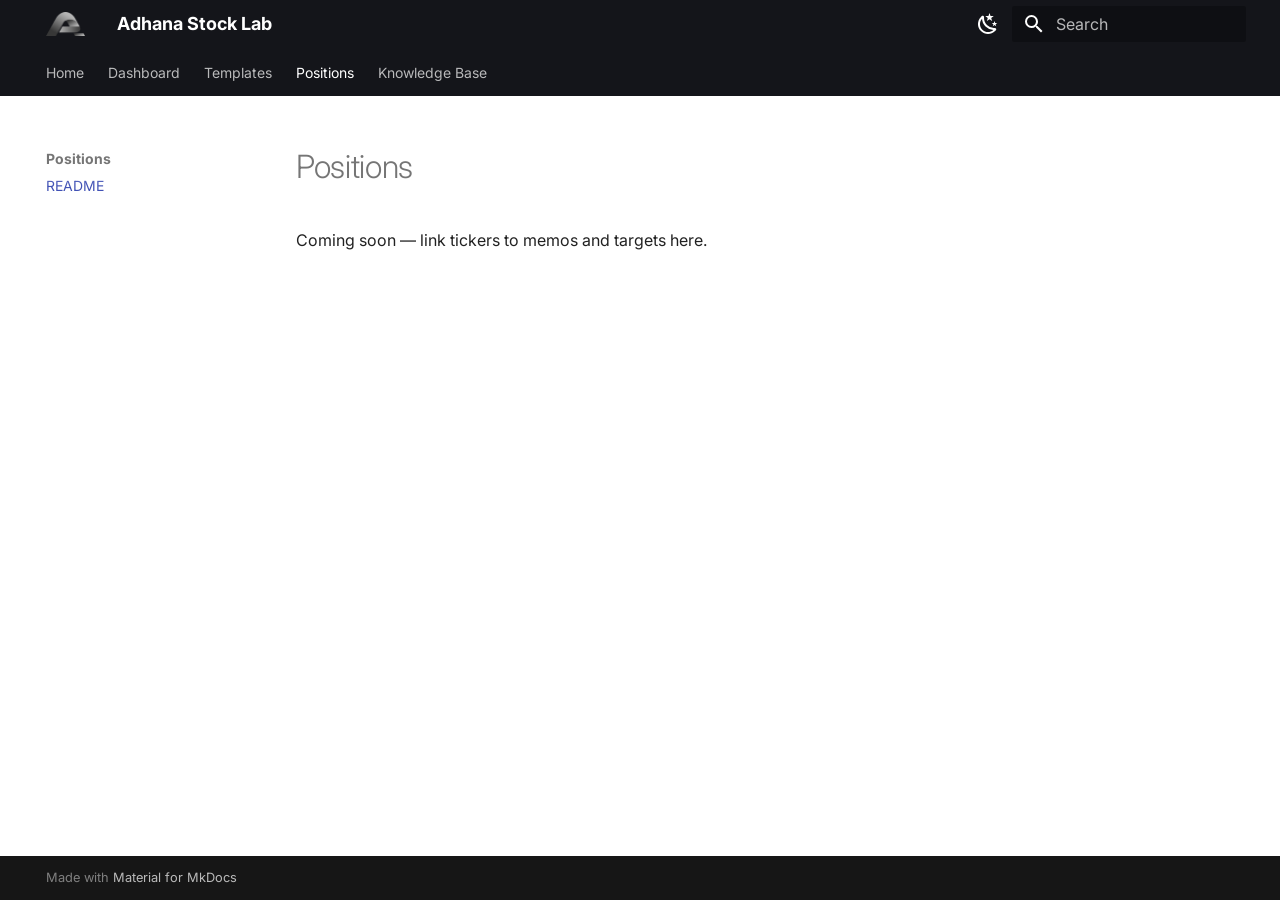
<file: positions/index.html>
<!doctype html>
<html lang="en" class="no-js">
  <head>
    
      <meta charset="utf-8">
      <meta name="viewport" content="width=device-width,initial-scale=1">
      
      
      
        <link rel="canonical" href="https://adhanastock.github.io/positions/">
      
      
        <link rel="prev" href="../templates/stock-one-pager/">
      
      
        <link rel="next" href="../knowledge-base/">
      
      
      <link rel="icon" href="../assets/adhana.png">
      <meta name="generator" content="mkdocs-1.6.1, mkdocs-material-9.6.17">
    
    
      
        <title>README - Adhana Stock Lab</title>
      
    
    
      <link rel="stylesheet" href="../assets/stylesheets/main.7e37652d.min.css">
      
        
        <link rel="stylesheet" href="../assets/stylesheets/palette.06af60db.min.css">
      
      


    
    
      
    
    
      
        
        
        <link rel="preconnect" href="https://fonts.gstatic.com" crossorigin>
        <link rel="stylesheet" href="https://fonts.googleapis.com/css?family=Inter:300,300i,400,400i,700,700i%7CFira+Code:400,400i,700,700i&display=fallback">
        <style>:root{--md-text-font:"Inter";--md-code-font:"Fira Code"}</style>
      
    
    
    <script>__md_scope=new URL("..",location),__md_hash=e=>[...e].reduce(((e,_)=>(e<<5)-e+_.charCodeAt(0)),0),__md_get=(e,_=localStorage,t=__md_scope)=>JSON.parse(_.getItem(t.pathname+"."+e)),__md_set=(e,_,t=localStorage,a=__md_scope)=>{try{t.setItem(a.pathname+"."+e,JSON.stringify(_))}catch(e){}}</script>
    
      

    
    
    
  </head>
  
  
    
    
      
    
    
    
    
    <body dir="ltr" data-md-color-scheme="default" data-md-color-primary="black" data-md-color-accent="blue-grey">
  
    
    <input class="md-toggle" data-md-toggle="drawer" type="checkbox" id="__drawer" autocomplete="off">
    <input class="md-toggle" data-md-toggle="search" type="checkbox" id="__search" autocomplete="off">
    <label class="md-overlay" for="__drawer"></label>
    <div data-md-component="skip">
      
        
        <a href="#positions" class="md-skip">
          Skip to content
        </a>
      
    </div>
    <div data-md-component="announce">
      
    </div>
    
    
      

<header class="md-header" data-md-component="header">
  <nav class="md-header__inner md-grid" aria-label="Header">
    <a href=".." title="Adhana Stock Lab" class="md-header__button md-logo" aria-label="Adhana Stock Lab" data-md-component="logo">
      
  <img src="../assets/adhana.png" alt="logo">

    </a>
    <label class="md-header__button md-icon" for="__drawer">
      
      <svg xmlns="http://www.w3.org/2000/svg" viewBox="0 0 24 24"><path d="M3 6h18v2H3zm0 5h18v2H3zm0 5h18v2H3z"/></svg>
    </label>
    <div class="md-header__title" data-md-component="header-title">
      <div class="md-header__ellipsis">
        <div class="md-header__topic">
          <span class="md-ellipsis">
            Adhana Stock Lab
          </span>
        </div>
        <div class="md-header__topic" data-md-component="header-topic">
          <span class="md-ellipsis">
            
              README
            
          </span>
        </div>
      </div>
    </div>
    
      
        <form class="md-header__option" data-md-component="palette">
  
    
    
    
    <input class="md-option" data-md-color-media="" data-md-color-scheme="default" data-md-color-primary="black" data-md-color-accent="blue-grey"  aria-label="Switch to dark mode"  type="radio" name="__palette" id="__palette_0">
    
      <label class="md-header__button md-icon" title="Switch to dark mode" for="__palette_1" hidden>
        <svg xmlns="http://www.w3.org/2000/svg" viewBox="0 0 24 24"><path d="m17.75 4.09-2.53 1.94.91 3.06-2.63-1.81-2.63 1.81.91-3.06-2.53-1.94L12.44 4l1.06-3 1.06 3zm3.5 6.91-1.64 1.25.59 1.98-1.7-1.17-1.7 1.17.59-1.98L15.75 11l2.06-.05L18.5 9l.69 1.95zm-2.28 4.95c.83-.08 1.72 1.1 1.19 1.85-.32.45-.66.87-1.08 1.27C15.17 23 8.84 23 4.94 19.07c-3.91-3.9-3.91-10.24 0-14.14.4-.4.82-.76 1.27-1.08.75-.53 1.93.36 1.85 1.19-.27 2.86.69 5.83 2.89 8.02a9.96 9.96 0 0 0 8.02 2.89m-1.64 2.02a12.08 12.08 0 0 1-7.8-3.47c-2.17-2.19-3.33-5-3.49-7.82-2.81 3.14-2.7 7.96.31 10.98 3.02 3.01 7.84 3.12 10.98.31"/></svg>
      </label>
    
  
    
    
    
    <input class="md-option" data-md-color-media="" data-md-color-scheme="slate" data-md-color-primary="black" data-md-color-accent="blue-grey"  aria-label="Switch to light mode"  type="radio" name="__palette" id="__palette_1">
    
      <label class="md-header__button md-icon" title="Switch to light mode" for="__palette_0" hidden>
        <svg xmlns="http://www.w3.org/2000/svg" viewBox="0 0 24 24"><path d="M12 7a5 5 0 0 1 5 5 5 5 0 0 1-5 5 5 5 0 0 1-5-5 5 5 0 0 1 5-5m0 2a3 3 0 0 0-3 3 3 3 0 0 0 3 3 3 3 0 0 0 3-3 3 3 0 0 0-3-3m0-7 2.39 3.42C13.65 5.15 12.84 5 12 5s-1.65.15-2.39.42zM3.34 7l4.16-.35A7.2 7.2 0 0 0 5.94 8.5c-.44.74-.69 1.5-.83 2.29zm.02 10 1.76-3.77a7.131 7.131 0 0 0 2.38 4.14zM20.65 7l-1.77 3.79a7.02 7.02 0 0 0-2.38-4.15zm-.01 10-4.14.36c.59-.51 1.12-1.14 1.54-1.86.42-.73.69-1.5.83-2.29zM12 22l-2.41-3.44c.74.27 1.55.44 2.41.44.82 0 1.63-.17 2.37-.44z"/></svg>
      </label>
    
  
</form>
      
    
    
      <script>var palette=__md_get("__palette");if(palette&&palette.color){if("(prefers-color-scheme)"===palette.color.media){var media=matchMedia("(prefers-color-scheme: light)"),input=document.querySelector(media.matches?"[data-md-color-media='(prefers-color-scheme: light)']":"[data-md-color-media='(prefers-color-scheme: dark)']");palette.color.media=input.getAttribute("data-md-color-media"),palette.color.scheme=input.getAttribute("data-md-color-scheme"),palette.color.primary=input.getAttribute("data-md-color-primary"),palette.color.accent=input.getAttribute("data-md-color-accent")}for(var[key,value]of Object.entries(palette.color))document.body.setAttribute("data-md-color-"+key,value)}</script>
    
    
    
      
      
        <label class="md-header__button md-icon" for="__search">
          
          <svg xmlns="http://www.w3.org/2000/svg" viewBox="0 0 24 24"><path d="M9.5 3A6.5 6.5 0 0 1 16 9.5c0 1.61-.59 3.09-1.56 4.23l.27.27h.79l5 5-1.5 1.5-5-5v-.79l-.27-.27A6.52 6.52 0 0 1 9.5 16 6.5 6.5 0 0 1 3 9.5 6.5 6.5 0 0 1 9.5 3m0 2C7 5 5 7 5 9.5S7 14 9.5 14 14 12 14 9.5 12 5 9.5 5"/></svg>
        </label>
        <div class="md-search" data-md-component="search" role="dialog">
  <label class="md-search__overlay" for="__search"></label>
  <div class="md-search__inner" role="search">
    <form class="md-search__form" name="search">
      <input type="text" class="md-search__input" name="query" aria-label="Search" placeholder="Search" autocapitalize="off" autocorrect="off" autocomplete="off" spellcheck="false" data-md-component="search-query" required>
      <label class="md-search__icon md-icon" for="__search">
        
        <svg xmlns="http://www.w3.org/2000/svg" viewBox="0 0 24 24"><path d="M9.5 3A6.5 6.5 0 0 1 16 9.5c0 1.61-.59 3.09-1.56 4.23l.27.27h.79l5 5-1.5 1.5-5-5v-.79l-.27-.27A6.52 6.52 0 0 1 9.5 16 6.5 6.5 0 0 1 3 9.5 6.5 6.5 0 0 1 9.5 3m0 2C7 5 5 7 5 9.5S7 14 9.5 14 14 12 14 9.5 12 5 9.5 5"/></svg>
        
        <svg xmlns="http://www.w3.org/2000/svg" viewBox="0 0 24 24"><path d="M20 11v2H8l5.5 5.5-1.42 1.42L4.16 12l7.92-7.92L13.5 5.5 8 11z"/></svg>
      </label>
      <nav class="md-search__options" aria-label="Search">
        
        <button type="reset" class="md-search__icon md-icon" title="Clear" aria-label="Clear" tabindex="-1">
          
          <svg xmlns="http://www.w3.org/2000/svg" viewBox="0 0 24 24"><path d="M19 6.41 17.59 5 12 10.59 6.41 5 5 6.41 10.59 12 5 17.59 6.41 19 12 13.41 17.59 19 19 17.59 13.41 12z"/></svg>
        </button>
      </nav>
      
    </form>
    <div class="md-search__output">
      <div class="md-search__scrollwrap" tabindex="0" data-md-scrollfix>
        <div class="md-search-result" data-md-component="search-result">
          <div class="md-search-result__meta">
            Initializing search
          </div>
          <ol class="md-search-result__list" role="presentation"></ol>
        </div>
      </div>
    </div>
  </div>
</div>
      
    
    
  </nav>
  
</header>
    
    <div class="md-container" data-md-component="container">
      
      
        
          
            
<nav class="md-tabs" aria-label="Tabs" data-md-component="tabs">
  <div class="md-grid">
    <ul class="md-tabs__list">
      
        
  
  
  
  
    <li class="md-tabs__item">
      <a href=".." class="md-tabs__link">
        
  
  
    
  
  Home

      </a>
    </li>
  

      
        
  
  
  
  
    <li class="md-tabs__item">
      <a href="../dashboard/dashboard/" class="md-tabs__link">
        
  
  
    
  
  Dashboard

      </a>
    </li>
  

      
        
  
  
  
  
    
    
      <li class="md-tabs__item">
        <a href="../templates/stock-decision-template/" class="md-tabs__link">
          
  
  
  Templates

        </a>
      </li>
    
  

      
        
  
  
  
    
  
  
    
    
      <li class="md-tabs__item md-tabs__item--active">
        <a href="./" class="md-tabs__link">
          
  
  
  Positions

        </a>
      </li>
    
  

      
        
  
  
  
  
    
    
      <li class="md-tabs__item">
        <a href="../knowledge-base/" class="md-tabs__link">
          
  
  
  Knowledge Base

        </a>
      </li>
    
  

      
    </ul>
  </div>
</nav>
          
        
      
      <main class="md-main" data-md-component="main">
        <div class="md-main__inner md-grid">
          
            
              
              <div class="md-sidebar md-sidebar--primary" data-md-component="sidebar" data-md-type="navigation" >
                <div class="md-sidebar__scrollwrap">
                  <div class="md-sidebar__inner">
                    


  


<nav class="md-nav md-nav--primary md-nav--lifted" aria-label="Navigation" data-md-level="0">
  <label class="md-nav__title" for="__drawer">
    <a href=".." title="Adhana Stock Lab" class="md-nav__button md-logo" aria-label="Adhana Stock Lab" data-md-component="logo">
      
  <img src="../assets/adhana.png" alt="logo">

    </a>
    Adhana Stock Lab
  </label>
  
  <ul class="md-nav__list" data-md-scrollfix>
    
      
      
  
  
  
  
    <li class="md-nav__item">
      <a href=".." class="md-nav__link">
        
  
  
  <span class="md-ellipsis">
    Home
    
  </span>
  

      </a>
    </li>
  

    
      
      
  
  
  
  
    <li class="md-nav__item">
      <a href="../dashboard/dashboard/" class="md-nav__link">
        
  
  
  <span class="md-ellipsis">
    Dashboard
    
  </span>
  

      </a>
    </li>
  

    
      
      
  
  
  
  
    
    
    
    
      
      
        
      
    
    
    <li class="md-nav__item md-nav__item--nested">
      
        
        
        <input class="md-nav__toggle md-toggle " type="checkbox" id="__nav_3" >
        
          
          <label class="md-nav__link" for="__nav_3" id="__nav_3_label" tabindex="0">
            
  
  
  <span class="md-ellipsis">
    Templates
    
  </span>
  

            <span class="md-nav__icon md-icon"></span>
          </label>
        
        <nav class="md-nav" data-md-level="1" aria-labelledby="__nav_3_label" aria-expanded="false">
          <label class="md-nav__title" for="__nav_3">
            <span class="md-nav__icon md-icon"></span>
            Templates
          </label>
          <ul class="md-nav__list" data-md-scrollfix>
            
              
                
  
  
  
  
    <li class="md-nav__item">
      <a href="../templates/stock-decision-template/" class="md-nav__link">
        
  
  
  <span class="md-ellipsis">
    Full Memo
    
  </span>
  

      </a>
    </li>
  

              
            
              
                
  
  
  
  
    <li class="md-nav__item">
      <a href="../templates/stock-one-pager/" class="md-nav__link">
        
  
  
  <span class="md-ellipsis">
    One-Pager
    
  </span>
  

      </a>
    </li>
  

              
            
          </ul>
        </nav>
      
    </li>
  

    
      
      
  
  
    
  
  
  
    
    
    
    
      
        
        
      
      
        
      
    
    
    <li class="md-nav__item md-nav__item--active md-nav__item--section md-nav__item--nested">
      
        
        
        <input class="md-nav__toggle md-toggle " type="checkbox" id="__nav_4" checked>
        
          
          <label class="md-nav__link" for="__nav_4" id="__nav_4_label" tabindex="">
            
  
  
  <span class="md-ellipsis">
    Positions
    
  </span>
  

            <span class="md-nav__icon md-icon"></span>
          </label>
        
        <nav class="md-nav" data-md-level="1" aria-labelledby="__nav_4_label" aria-expanded="true">
          <label class="md-nav__title" for="__nav_4">
            <span class="md-nav__icon md-icon"></span>
            Positions
          </label>
          <ul class="md-nav__list" data-md-scrollfix>
            
              
                
  
  
    
  
  
  
    <li class="md-nav__item md-nav__item--active">
      
      <input class="md-nav__toggle md-toggle" type="checkbox" id="__toc">
      
      
        
      
      
      <a href="./" class="md-nav__link md-nav__link--active">
        
  
  
  <span class="md-ellipsis">
    README
    
  </span>
  

      </a>
      
    </li>
  

              
            
          </ul>
        </nav>
      
    </li>
  

    
      
      
  
  
  
  
    
    
    
    
      
      
        
      
    
    
    <li class="md-nav__item md-nav__item--nested">
      
        
        
        <input class="md-nav__toggle md-toggle " type="checkbox" id="__nav_5" >
        
          
          <label class="md-nav__link" for="__nav_5" id="__nav_5_label" tabindex="0">
            
  
  
  <span class="md-ellipsis">
    Knowledge Base
    
  </span>
  

            <span class="md-nav__icon md-icon"></span>
          </label>
        
        <nav class="md-nav" data-md-level="1" aria-labelledby="__nav_5_label" aria-expanded="false">
          <label class="md-nav__title" for="__nav_5">
            <span class="md-nav__icon md-icon"></span>
            Knowledge Base
          </label>
          <ul class="md-nav__list" data-md-scrollfix>
            
              
                
  
  
  
  
    <li class="md-nav__item">
      <a href="../knowledge-base/" class="md-nav__link">
        
  
  
  <span class="md-ellipsis">
    Overview
    
  </span>
  

      </a>
    </li>
  

              
            
              
                
  
  
  
  
    <li class="md-nav__item">
      <a href="../knowledge-base/stock-decision-guide/" class="md-nav__link">
        
  
  
  <span class="md-ellipsis">
    Stock Decision Guide
    
  </span>
  

      </a>
    </li>
  

              
            
              
                
  
  
  
  
    
    
    
    
      
      
        
      
    
    
    <li class="md-nav__item md-nav__item--nested">
      
        
        
        <input class="md-nav__toggle md-toggle " type="checkbox" id="__nav_5_3" >
        
          
          <label class="md-nav__link" for="__nav_5_3" id="__nav_5_3_label" tabindex="0">
            
  
  
  <span class="md-ellipsis">
    Option Trading
    
  </span>
  

            <span class="md-nav__icon md-icon"></span>
          </label>
        
        <nav class="md-nav" data-md-level="2" aria-labelledby="__nav_5_3_label" aria-expanded="false">
          <label class="md-nav__title" for="__nav_5_3">
            <span class="md-nav__icon md-icon"></span>
            Option Trading
          </label>
          <ul class="md-nav__list" data-md-scrollfix>
            
              
                
  
  
  
  
    <li class="md-nav__item">
      <a href="../knowledge-base/02-option-trade/" class="md-nav__link">
        
  
  
  <span class="md-ellipsis">
    Fundamental
    
  </span>
  

      </a>
    </li>
  

              
            
          </ul>
        </nav>
      
    </li>
  

              
            
              
                
  
  
  
  
    <li class="md-nav__item">
      <a href="../knowledge-base/data-sources/" class="md-nav__link">
        
  
  
  <span class="md-ellipsis">
    Data Sources
    
  </span>
  

      </a>
    </li>
  

              
            
          </ul>
        </nav>
      
    </li>
  

    
  </ul>
</nav>
                  </div>
                </div>
              </div>
            
            
              
              <div class="md-sidebar md-sidebar--secondary" data-md-component="sidebar" data-md-type="toc" >
                <div class="md-sidebar__scrollwrap">
                  <div class="md-sidebar__inner">
                    

<nav class="md-nav md-nav--secondary" aria-label="Table of contents">
  
  
  
    
  
  
</nav>
                  </div>
                </div>
              </div>
            
          
          
            <div class="md-content" data-md-component="content">
              <article class="md-content__inner md-typeset">
                
                  



<h1 id="positions">Positions<a class="headerlink" href="#positions" title="Permanent link">&para;</a></h1>
<p>Coming soon — link tickers to memos and targets here.</p>












                
              </article>
            </div>
          
          
<script>var target=document.getElementById(location.hash.slice(1));target&&target.name&&(target.checked=target.name.startsWith("__tabbed_"))</script>
        </div>
        
          <button type="button" class="md-top md-icon" data-md-component="top" hidden>
  
  <svg xmlns="http://www.w3.org/2000/svg" viewBox="0 0 24 24"><path d="M13 20h-2V8l-5.5 5.5-1.42-1.42L12 4.16l7.92 7.92-1.42 1.42L13 8z"/></svg>
  Back to top
</button>
        
      </main>
      
        <footer class="md-footer">
  
  <div class="md-footer-meta md-typeset">
    <div class="md-footer-meta__inner md-grid">
      <div class="md-copyright">
  
  
    Made with
    <a href="https://squidfunk.github.io/mkdocs-material/" target="_blank" rel="noopener">
      Material for MkDocs
    </a>
  
</div>
      
    </div>
  </div>
</footer>
      
    </div>
    <div class="md-dialog" data-md-component="dialog">
      <div class="md-dialog__inner md-typeset"></div>
    </div>
    
    
    
      
      <script id="__config" type="application/json">{"base": "..", "features": ["navigation.tabs", "navigation.sections", "navigation.top", "content.code.copy", "toc.follow"], "search": "../assets/javascripts/workers/search.973d3a69.min.js", "tags": null, "translations": {"clipboard.copied": "Copied to clipboard", "clipboard.copy": "Copy to clipboard", "search.result.more.one": "1 more on this page", "search.result.more.other": "# more on this page", "search.result.none": "No matching documents", "search.result.one": "1 matching document", "search.result.other": "# matching documents", "search.result.placeholder": "Type to start searching", "search.result.term.missing": "Missing", "select.version": "Select version"}, "version": null}</script>
    
    
      <script src="../assets/javascripts/bundle.92b07e13.min.js"></script>
      
    
  </body>
</html>
</file>
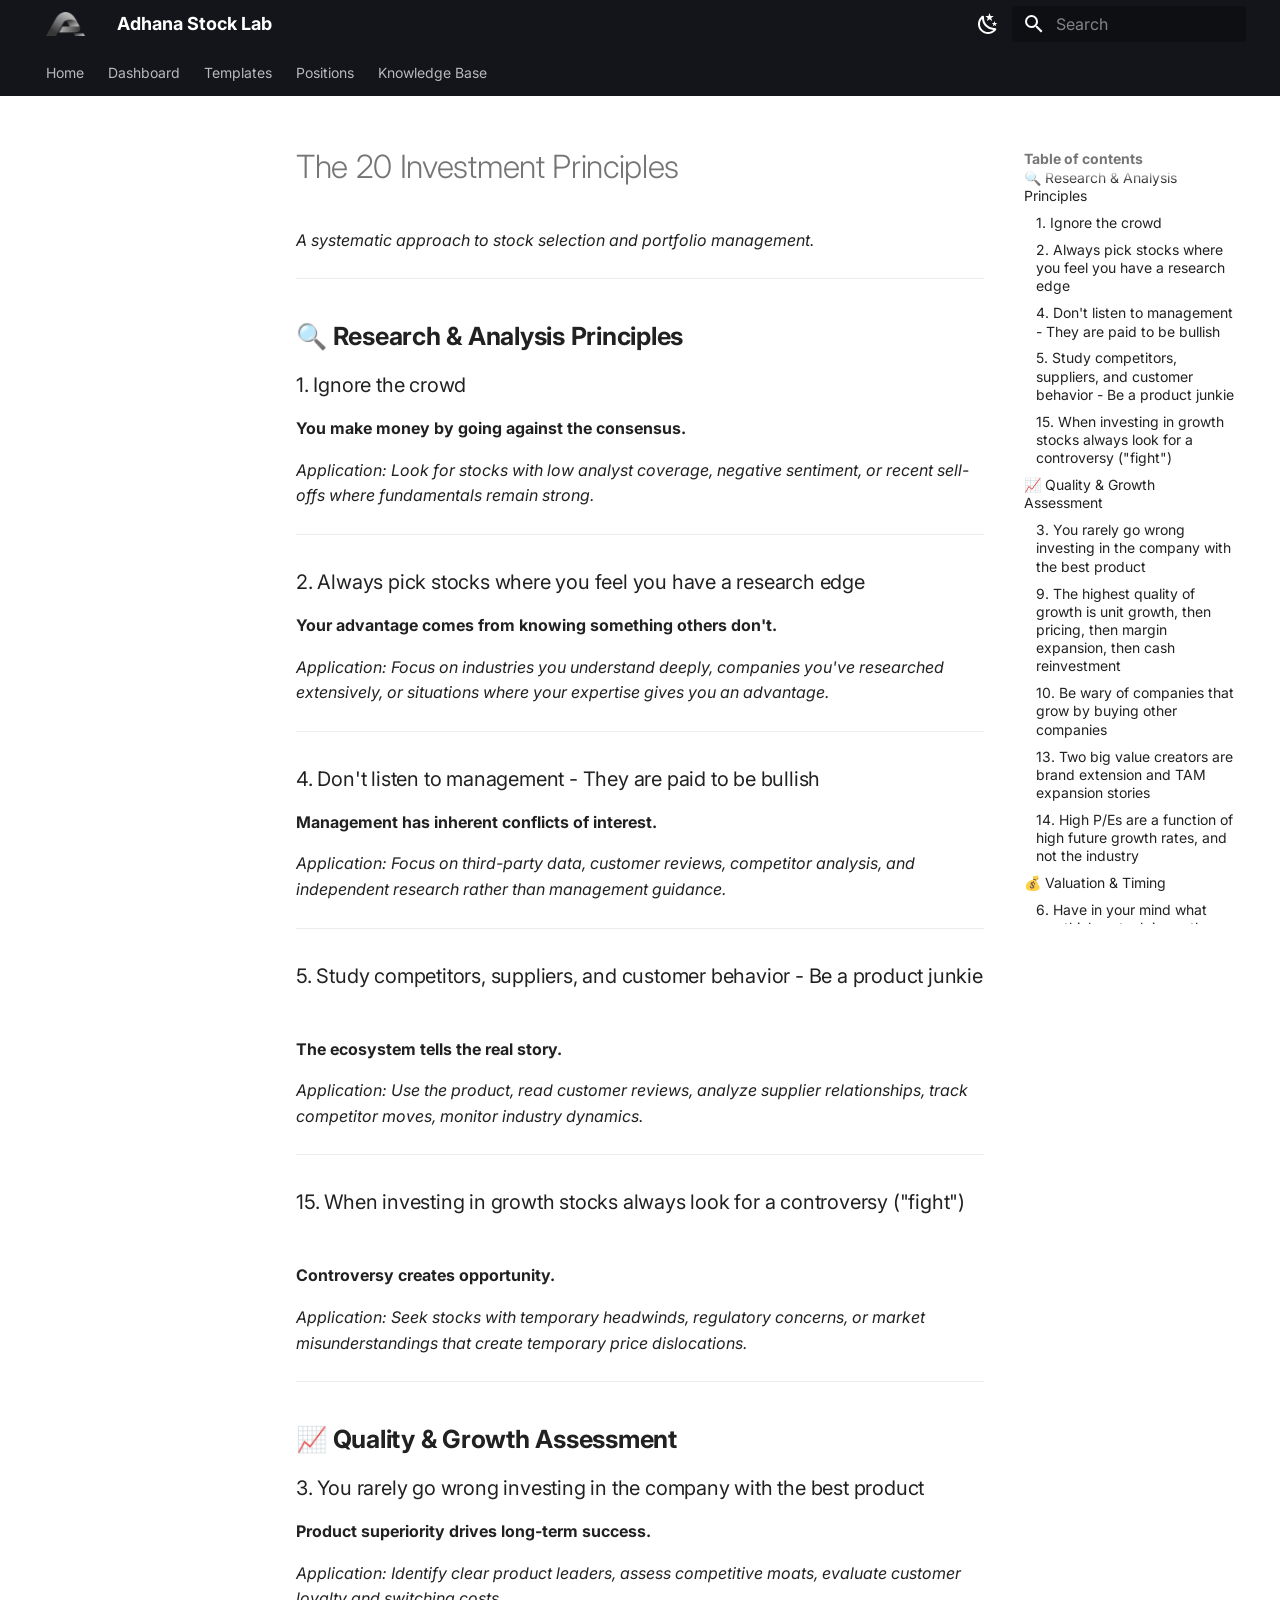
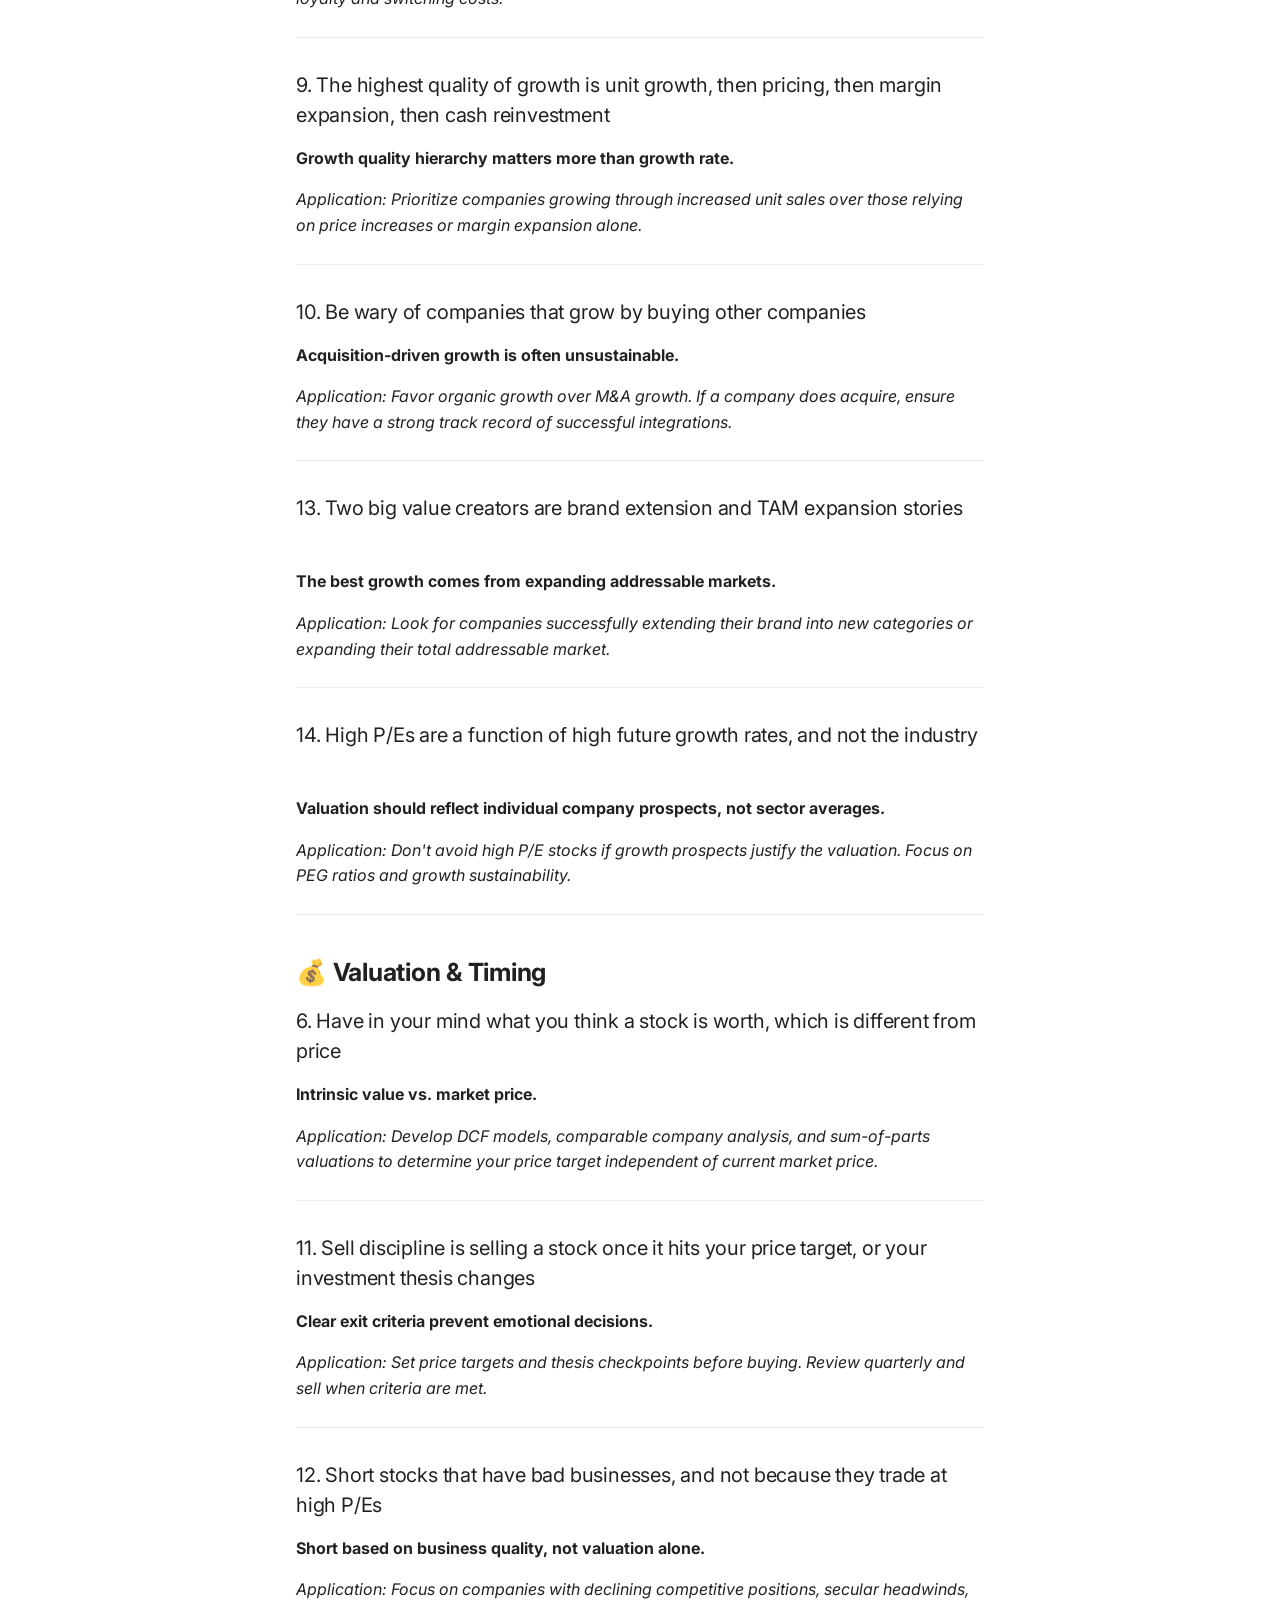
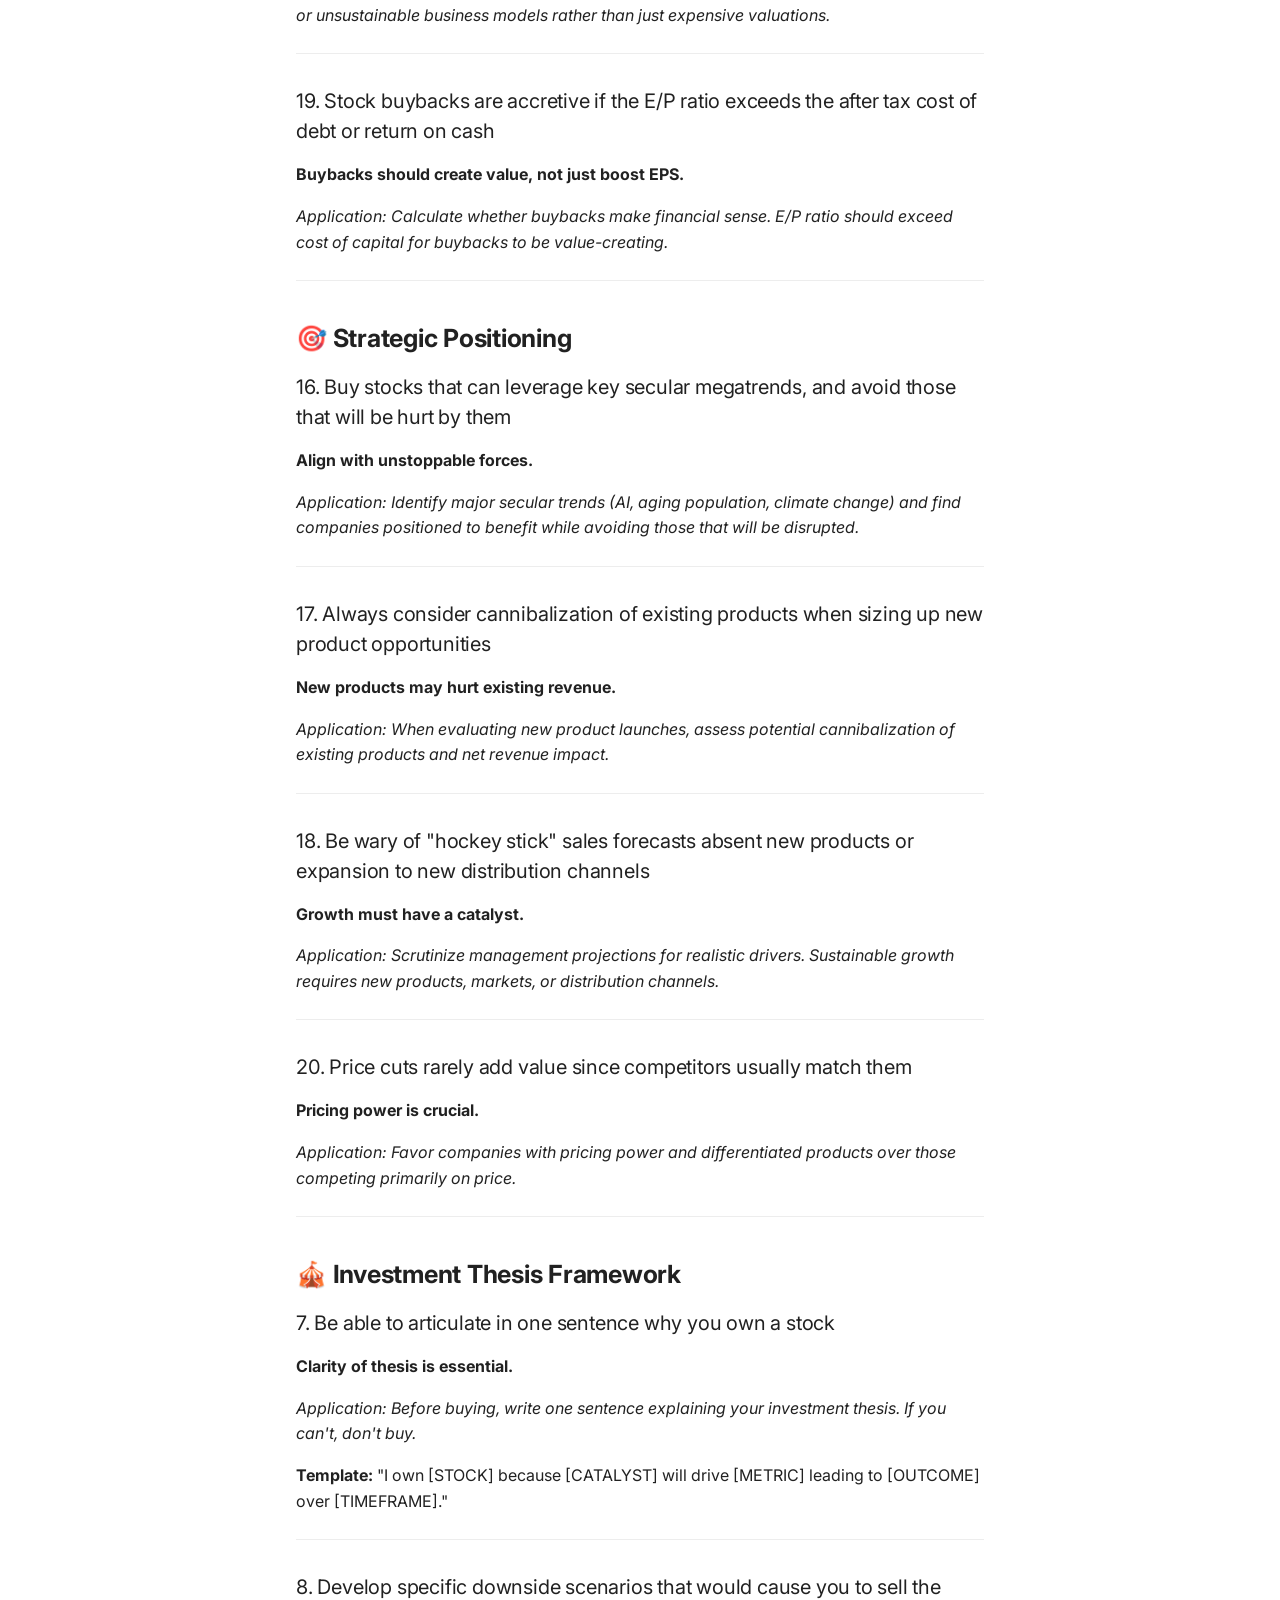
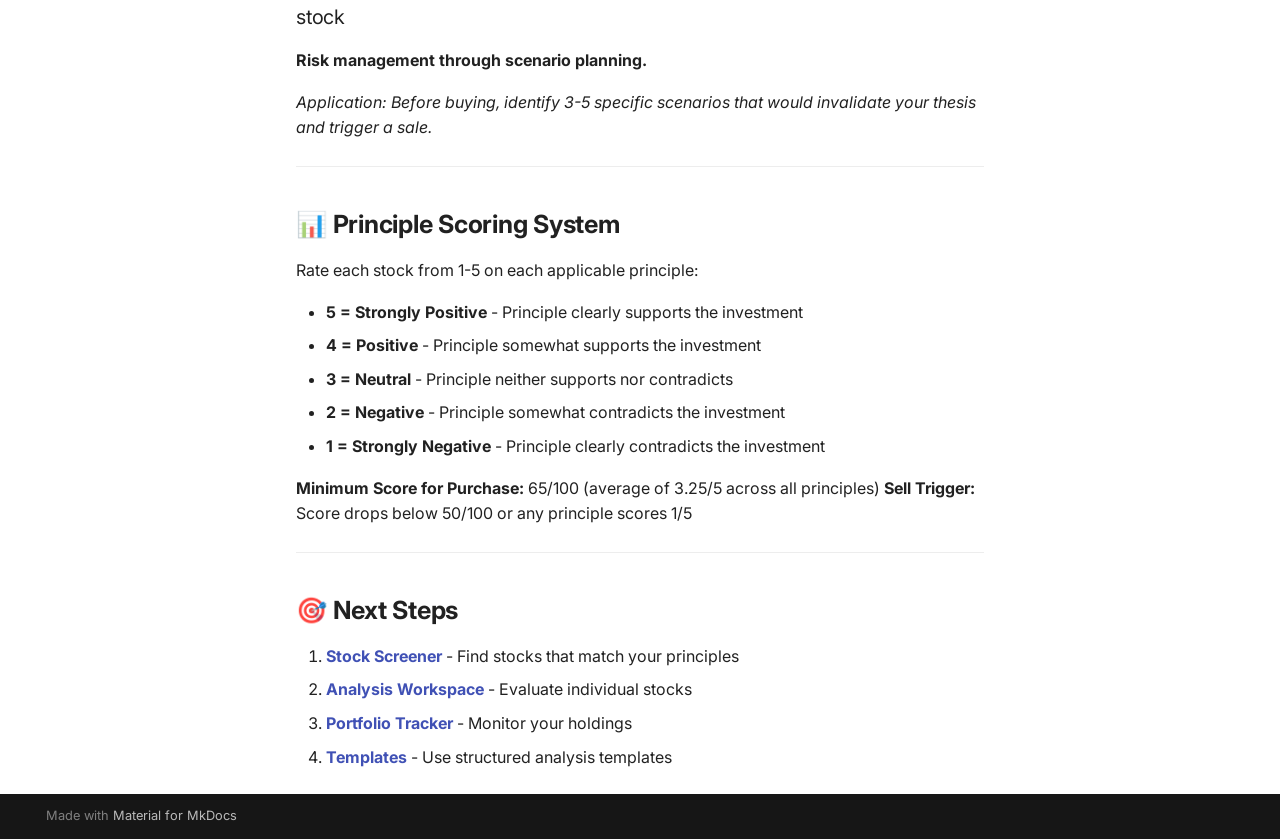
<file: principles/index.html>
<!doctype html>
<html lang="en" class="no-js">
  <head>
    
      <meta charset="utf-8">
      <meta name="viewport" content="width=device-width,initial-scale=1">
      
      
      
        <link rel="canonical" href="https://adhanastock.github.io/principles/">
      
      
      
      
      <link rel="icon" href="../assets/adhana.png">
      <meta name="generator" content="mkdocs-1.6.1, mkdocs-material-9.6.17">
    
    
      
        <title>The 20 Investment Principles - Adhana Stock Lab</title>
      
    
    
      <link rel="stylesheet" href="../assets/stylesheets/main.7e37652d.min.css">
      
        
        <link rel="stylesheet" href="../assets/stylesheets/palette.06af60db.min.css">
      
      


    
    
      
    
    
      
        
        
        <link rel="preconnect" href="https://fonts.gstatic.com" crossorigin>
        <link rel="stylesheet" href="https://fonts.googleapis.com/css?family=Inter:300,300i,400,400i,700,700i%7CFira+Code:400,400i,700,700i&display=fallback">
        <style>:root{--md-text-font:"Inter";--md-code-font:"Fira Code"}</style>
      
    
    
    <script>__md_scope=new URL("..",location),__md_hash=e=>[...e].reduce(((e,_)=>(e<<5)-e+_.charCodeAt(0)),0),__md_get=(e,_=localStorage,t=__md_scope)=>JSON.parse(_.getItem(t.pathname+"."+e)),__md_set=(e,_,t=localStorage,a=__md_scope)=>{try{t.setItem(a.pathname+"."+e,JSON.stringify(_))}catch(e){}}</script>
    
      

    
    
    
  </head>
  
  
    
    
      
    
    
    
    
    <body dir="ltr" data-md-color-scheme="default" data-md-color-primary="black" data-md-color-accent="blue-grey">
  
    
    <input class="md-toggle" data-md-toggle="drawer" type="checkbox" id="__drawer" autocomplete="off">
    <input class="md-toggle" data-md-toggle="search" type="checkbox" id="__search" autocomplete="off">
    <label class="md-overlay" for="__drawer"></label>
    <div data-md-component="skip">
      
        
        <a href="#the-20-investment-principles" class="md-skip">
          Skip to content
        </a>
      
    </div>
    <div data-md-component="announce">
      
    </div>
    
    
      

<header class="md-header" data-md-component="header">
  <nav class="md-header__inner md-grid" aria-label="Header">
    <a href=".." title="Adhana Stock Lab" class="md-header__button md-logo" aria-label="Adhana Stock Lab" data-md-component="logo">
      
  <img src="../assets/adhana.png" alt="logo">

    </a>
    <label class="md-header__button md-icon" for="__drawer">
      
      <svg xmlns="http://www.w3.org/2000/svg" viewBox="0 0 24 24"><path d="M3 6h18v2H3zm0 5h18v2H3zm0 5h18v2H3z"/></svg>
    </label>
    <div class="md-header__title" data-md-component="header-title">
      <div class="md-header__ellipsis">
        <div class="md-header__topic">
          <span class="md-ellipsis">
            Adhana Stock Lab
          </span>
        </div>
        <div class="md-header__topic" data-md-component="header-topic">
          <span class="md-ellipsis">
            
              The 20 Investment Principles
            
          </span>
        </div>
      </div>
    </div>
    
      
        <form class="md-header__option" data-md-component="palette">
  
    
    
    
    <input class="md-option" data-md-color-media="" data-md-color-scheme="default" data-md-color-primary="black" data-md-color-accent="blue-grey"  aria-label="Switch to dark mode"  type="radio" name="__palette" id="__palette_0">
    
      <label class="md-header__button md-icon" title="Switch to dark mode" for="__palette_1" hidden>
        <svg xmlns="http://www.w3.org/2000/svg" viewBox="0 0 24 24"><path d="m17.75 4.09-2.53 1.94.91 3.06-2.63-1.81-2.63 1.81.91-3.06-2.53-1.94L12.44 4l1.06-3 1.06 3zm3.5 6.91-1.64 1.25.59 1.98-1.7-1.17-1.7 1.17.59-1.98L15.75 11l2.06-.05L18.5 9l.69 1.95zm-2.28 4.95c.83-.08 1.72 1.1 1.19 1.85-.32.45-.66.87-1.08 1.27C15.17 23 8.84 23 4.94 19.07c-3.91-3.9-3.91-10.24 0-14.14.4-.4.82-.76 1.27-1.08.75-.53 1.93.36 1.85 1.19-.27 2.86.69 5.83 2.89 8.02a9.96 9.96 0 0 0 8.02 2.89m-1.64 2.02a12.08 12.08 0 0 1-7.8-3.47c-2.17-2.19-3.33-5-3.49-7.82-2.81 3.14-2.7 7.96.31 10.98 3.02 3.01 7.84 3.12 10.98.31"/></svg>
      </label>
    
  
    
    
    
    <input class="md-option" data-md-color-media="" data-md-color-scheme="slate" data-md-color-primary="black" data-md-color-accent="blue-grey"  aria-label="Switch to light mode"  type="radio" name="__palette" id="__palette_1">
    
      <label class="md-header__button md-icon" title="Switch to light mode" for="__palette_0" hidden>
        <svg xmlns="http://www.w3.org/2000/svg" viewBox="0 0 24 24"><path d="M12 7a5 5 0 0 1 5 5 5 5 0 0 1-5 5 5 5 0 0 1-5-5 5 5 0 0 1 5-5m0 2a3 3 0 0 0-3 3 3 3 0 0 0 3 3 3 3 0 0 0 3-3 3 3 0 0 0-3-3m0-7 2.39 3.42C13.65 5.15 12.84 5 12 5s-1.65.15-2.39.42zM3.34 7l4.16-.35A7.2 7.2 0 0 0 5.94 8.5c-.44.74-.69 1.5-.83 2.29zm.02 10 1.76-3.77a7.131 7.131 0 0 0 2.38 4.14zM20.65 7l-1.77 3.79a7.02 7.02 0 0 0-2.38-4.15zm-.01 10-4.14.36c.59-.51 1.12-1.14 1.54-1.86.42-.73.69-1.5.83-2.29zM12 22l-2.41-3.44c.74.27 1.55.44 2.41.44.82 0 1.63-.17 2.37-.44z"/></svg>
      </label>
    
  
</form>
      
    
    
      <script>var palette=__md_get("__palette");if(palette&&palette.color){if("(prefers-color-scheme)"===palette.color.media){var media=matchMedia("(prefers-color-scheme: light)"),input=document.querySelector(media.matches?"[data-md-color-media='(prefers-color-scheme: light)']":"[data-md-color-media='(prefers-color-scheme: dark)']");palette.color.media=input.getAttribute("data-md-color-media"),palette.color.scheme=input.getAttribute("data-md-color-scheme"),palette.color.primary=input.getAttribute("data-md-color-primary"),palette.color.accent=input.getAttribute("data-md-color-accent")}for(var[key,value]of Object.entries(palette.color))document.body.setAttribute("data-md-color-"+key,value)}</script>
    
    
    
      
      
        <label class="md-header__button md-icon" for="__search">
          
          <svg xmlns="http://www.w3.org/2000/svg" viewBox="0 0 24 24"><path d="M9.5 3A6.5 6.5 0 0 1 16 9.5c0 1.61-.59 3.09-1.56 4.23l.27.27h.79l5 5-1.5 1.5-5-5v-.79l-.27-.27A6.52 6.52 0 0 1 9.5 16 6.5 6.5 0 0 1 3 9.5 6.5 6.5 0 0 1 9.5 3m0 2C7 5 5 7 5 9.5S7 14 9.5 14 14 12 14 9.5 12 5 9.5 5"/></svg>
        </label>
        <div class="md-search" data-md-component="search" role="dialog">
  <label class="md-search__overlay" for="__search"></label>
  <div class="md-search__inner" role="search">
    <form class="md-search__form" name="search">
      <input type="text" class="md-search__input" name="query" aria-label="Search" placeholder="Search" autocapitalize="off" autocorrect="off" autocomplete="off" spellcheck="false" data-md-component="search-query" required>
      <label class="md-search__icon md-icon" for="__search">
        
        <svg xmlns="http://www.w3.org/2000/svg" viewBox="0 0 24 24"><path d="M9.5 3A6.5 6.5 0 0 1 16 9.5c0 1.61-.59 3.09-1.56 4.23l.27.27h.79l5 5-1.5 1.5-5-5v-.79l-.27-.27A6.52 6.52 0 0 1 9.5 16 6.5 6.5 0 0 1 3 9.5 6.5 6.5 0 0 1 9.5 3m0 2C7 5 5 7 5 9.5S7 14 9.5 14 14 12 14 9.5 12 5 9.5 5"/></svg>
        
        <svg xmlns="http://www.w3.org/2000/svg" viewBox="0 0 24 24"><path d="M20 11v2H8l5.5 5.5-1.42 1.42L4.16 12l7.92-7.92L13.5 5.5 8 11z"/></svg>
      </label>
      <nav class="md-search__options" aria-label="Search">
        
        <button type="reset" class="md-search__icon md-icon" title="Clear" aria-label="Clear" tabindex="-1">
          
          <svg xmlns="http://www.w3.org/2000/svg" viewBox="0 0 24 24"><path d="M19 6.41 17.59 5 12 10.59 6.41 5 5 6.41 10.59 12 5 17.59 6.41 19 12 13.41 17.59 19 19 17.59 13.41 12z"/></svg>
        </button>
      </nav>
      
    </form>
    <div class="md-search__output">
      <div class="md-search__scrollwrap" tabindex="0" data-md-scrollfix>
        <div class="md-search-result" data-md-component="search-result">
          <div class="md-search-result__meta">
            Initializing search
          </div>
          <ol class="md-search-result__list" role="presentation"></ol>
        </div>
      </div>
    </div>
  </div>
</div>
      
    
    
  </nav>
  
</header>
    
    <div class="md-container" data-md-component="container">
      
      
        
          
            
<nav class="md-tabs" aria-label="Tabs" data-md-component="tabs">
  <div class="md-grid">
    <ul class="md-tabs__list">
      
        
  
  
  
  
    <li class="md-tabs__item">
      <a href=".." class="md-tabs__link">
        
  
  
    
  
  Home

      </a>
    </li>
  

      
        
  
  
  
  
    <li class="md-tabs__item">
      <a href="../dashboard/dashboard/" class="md-tabs__link">
        
  
  
    
  
  Dashboard

      </a>
    </li>
  

      
        
  
  
  
  
    
    
      <li class="md-tabs__item">
        <a href="../templates/stock-decision-template/" class="md-tabs__link">
          
  
  
  Templates

        </a>
      </li>
    
  

      
        
  
  
  
  
    
    
      <li class="md-tabs__item">
        <a href="../positions/" class="md-tabs__link">
          
  
  
  Positions

        </a>
      </li>
    
  

      
        
  
  
  
  
    
    
      <li class="md-tabs__item">
        <a href="../knowledge-base/" class="md-tabs__link">
          
  
  
  Knowledge Base

        </a>
      </li>
    
  

      
    </ul>
  </div>
</nav>
          
        
      
      <main class="md-main" data-md-component="main">
        <div class="md-main__inner md-grid">
          
            
              
              <div class="md-sidebar md-sidebar--primary" data-md-component="sidebar" data-md-type="navigation" >
                <div class="md-sidebar__scrollwrap">
                  <div class="md-sidebar__inner">
                    


  


<nav class="md-nav md-nav--primary md-nav--lifted" aria-label="Navigation" data-md-level="0">
  <label class="md-nav__title" for="__drawer">
    <a href=".." title="Adhana Stock Lab" class="md-nav__button md-logo" aria-label="Adhana Stock Lab" data-md-component="logo">
      
  <img src="../assets/adhana.png" alt="logo">

    </a>
    Adhana Stock Lab
  </label>
  
  <ul class="md-nav__list" data-md-scrollfix>
    
      
      
  
  
  
  
    <li class="md-nav__item">
      <a href=".." class="md-nav__link">
        
  
  
  <span class="md-ellipsis">
    Home
    
  </span>
  

      </a>
    </li>
  

    
      
      
  
  
  
  
    <li class="md-nav__item">
      <a href="../dashboard/dashboard/" class="md-nav__link">
        
  
  
  <span class="md-ellipsis">
    Dashboard
    
  </span>
  

      </a>
    </li>
  

    
      
      
  
  
  
  
    
    
    
    
      
      
        
      
    
    
    <li class="md-nav__item md-nav__item--nested">
      
        
        
        <input class="md-nav__toggle md-toggle " type="checkbox" id="__nav_3" >
        
          
          <label class="md-nav__link" for="__nav_3" id="__nav_3_label" tabindex="0">
            
  
  
  <span class="md-ellipsis">
    Templates
    
  </span>
  

            <span class="md-nav__icon md-icon"></span>
          </label>
        
        <nav class="md-nav" data-md-level="1" aria-labelledby="__nav_3_label" aria-expanded="false">
          <label class="md-nav__title" for="__nav_3">
            <span class="md-nav__icon md-icon"></span>
            Templates
          </label>
          <ul class="md-nav__list" data-md-scrollfix>
            
              
                
  
  
  
  
    <li class="md-nav__item">
      <a href="../templates/stock-decision-template/" class="md-nav__link">
        
  
  
  <span class="md-ellipsis">
    Full Memo
    
  </span>
  

      </a>
    </li>
  

              
            
              
                
  
  
  
  
    <li class="md-nav__item">
      <a href="../templates/stock-one-pager/" class="md-nav__link">
        
  
  
  <span class="md-ellipsis">
    One-Pager
    
  </span>
  

      </a>
    </li>
  

              
            
          </ul>
        </nav>
      
    </li>
  

    
      
      
  
  
  
  
    
    
    
    
      
      
        
      
    
    
    <li class="md-nav__item md-nav__item--nested">
      
        
        
        <input class="md-nav__toggle md-toggle " type="checkbox" id="__nav_4" >
        
          
          <label class="md-nav__link" for="__nav_4" id="__nav_4_label" tabindex="0">
            
  
  
  <span class="md-ellipsis">
    Positions
    
  </span>
  

            <span class="md-nav__icon md-icon"></span>
          </label>
        
        <nav class="md-nav" data-md-level="1" aria-labelledby="__nav_4_label" aria-expanded="false">
          <label class="md-nav__title" for="__nav_4">
            <span class="md-nav__icon md-icon"></span>
            Positions
          </label>
          <ul class="md-nav__list" data-md-scrollfix>
            
              
                
  
  
  
  
    <li class="md-nav__item">
      <a href="../positions/" class="md-nav__link">
        
  
  
  <span class="md-ellipsis">
    README
    
  </span>
  

      </a>
    </li>
  

              
            
          </ul>
        </nav>
      
    </li>
  

    
      
      
  
  
  
  
    
    
    
    
      
      
        
      
    
    
    <li class="md-nav__item md-nav__item--nested">
      
        
        
        <input class="md-nav__toggle md-toggle " type="checkbox" id="__nav_5" >
        
          
          <label class="md-nav__link" for="__nav_5" id="__nav_5_label" tabindex="0">
            
  
  
  <span class="md-ellipsis">
    Knowledge Base
    
  </span>
  

            <span class="md-nav__icon md-icon"></span>
          </label>
        
        <nav class="md-nav" data-md-level="1" aria-labelledby="__nav_5_label" aria-expanded="false">
          <label class="md-nav__title" for="__nav_5">
            <span class="md-nav__icon md-icon"></span>
            Knowledge Base
          </label>
          <ul class="md-nav__list" data-md-scrollfix>
            
              
                
  
  
  
  
    <li class="md-nav__item">
      <a href="../knowledge-base/" class="md-nav__link">
        
  
  
  <span class="md-ellipsis">
    Overview
    
  </span>
  

      </a>
    </li>
  

              
            
              
                
  
  
  
  
    <li class="md-nav__item">
      <a href="../knowledge-base/stock-decision-guide/" class="md-nav__link">
        
  
  
  <span class="md-ellipsis">
    Stock Decision Guide
    
  </span>
  

      </a>
    </li>
  

              
            
              
                
  
  
  
  
    
    
    
    
      
      
        
      
    
    
    <li class="md-nav__item md-nav__item--nested">
      
        
        
        <input class="md-nav__toggle md-toggle " type="checkbox" id="__nav_5_3" >
        
          
          <label class="md-nav__link" for="__nav_5_3" id="__nav_5_3_label" tabindex="0">
            
  
  
  <span class="md-ellipsis">
    Option Trading
    
  </span>
  

            <span class="md-nav__icon md-icon"></span>
          </label>
        
        <nav class="md-nav" data-md-level="2" aria-labelledby="__nav_5_3_label" aria-expanded="false">
          <label class="md-nav__title" for="__nav_5_3">
            <span class="md-nav__icon md-icon"></span>
            Option Trading
          </label>
          <ul class="md-nav__list" data-md-scrollfix>
            
              
                
  
  
  
  
    <li class="md-nav__item">
      <a href="../knowledge-base/02-option-trade/" class="md-nav__link">
        
  
  
  <span class="md-ellipsis">
    Fundamental
    
  </span>
  

      </a>
    </li>
  

              
            
          </ul>
        </nav>
      
    </li>
  

              
            
              
                
  
  
  
  
    <li class="md-nav__item">
      <a href="../knowledge-base/data-sources/" class="md-nav__link">
        
  
  
  <span class="md-ellipsis">
    Data Sources
    
  </span>
  

      </a>
    </li>
  

              
            
          </ul>
        </nav>
      
    </li>
  

    
  </ul>
</nav>
                  </div>
                </div>
              </div>
            
            
              
              <div class="md-sidebar md-sidebar--secondary" data-md-component="sidebar" data-md-type="toc" >
                <div class="md-sidebar__scrollwrap">
                  <div class="md-sidebar__inner">
                    

<nav class="md-nav md-nav--secondary" aria-label="Table of contents">
  
  
  
    
  
  
    <label class="md-nav__title" for="__toc">
      <span class="md-nav__icon md-icon"></span>
      Table of contents
    </label>
    <ul class="md-nav__list" data-md-component="toc" data-md-scrollfix>
      
        <li class="md-nav__item">
  <a href="#research-analysis-principles" class="md-nav__link">
    <span class="md-ellipsis">
      🔍 Research &amp; Analysis Principles
    </span>
  </a>
  
    <nav class="md-nav" aria-label="🔍 Research &amp; Analysis Principles">
      <ul class="md-nav__list">
        
          <li class="md-nav__item">
  <a href="#1-ignore-the-crowd" class="md-nav__link">
    <span class="md-ellipsis">
      1. Ignore the crowd
    </span>
  </a>
  
</li>
        
          <li class="md-nav__item">
  <a href="#2-always-pick-stocks-where-you-feel-you-have-a-research-edge" class="md-nav__link">
    <span class="md-ellipsis">
      2. Always pick stocks where you feel you have a research edge
    </span>
  </a>
  
</li>
        
          <li class="md-nav__item">
  <a href="#4-dont-listen-to-management-they-are-paid-to-be-bullish" class="md-nav__link">
    <span class="md-ellipsis">
      4. Don't listen to management - They are paid to be bullish
    </span>
  </a>
  
</li>
        
          <li class="md-nav__item">
  <a href="#5-study-competitors-suppliers-and-customer-behavior-be-a-product-junkie" class="md-nav__link">
    <span class="md-ellipsis">
      5. Study competitors, suppliers, and customer behavior - Be a product junkie
    </span>
  </a>
  
</li>
        
          <li class="md-nav__item">
  <a href="#15-when-investing-in-growth-stocks-always-look-for-a-controversy-fight" class="md-nav__link">
    <span class="md-ellipsis">
      15. When investing in growth stocks always look for a controversy ("fight")
    </span>
  </a>
  
</li>
        
      </ul>
    </nav>
  
</li>
      
        <li class="md-nav__item">
  <a href="#quality-growth-assessment" class="md-nav__link">
    <span class="md-ellipsis">
      📈 Quality &amp; Growth Assessment
    </span>
  </a>
  
    <nav class="md-nav" aria-label="📈 Quality &amp; Growth Assessment">
      <ul class="md-nav__list">
        
          <li class="md-nav__item">
  <a href="#3-you-rarely-go-wrong-investing-in-the-company-with-the-best-product" class="md-nav__link">
    <span class="md-ellipsis">
      3. You rarely go wrong investing in the company with the best product
    </span>
  </a>
  
</li>
        
          <li class="md-nav__item">
  <a href="#9-the-highest-quality-of-growth-is-unit-growth-then-pricing-then-margin-expansion-then-cash-reinvestment" class="md-nav__link">
    <span class="md-ellipsis">
      9. The highest quality of growth is unit growth, then pricing, then margin expansion, then cash reinvestment
    </span>
  </a>
  
</li>
        
          <li class="md-nav__item">
  <a href="#10-be-wary-of-companies-that-grow-by-buying-other-companies" class="md-nav__link">
    <span class="md-ellipsis">
      10. Be wary of companies that grow by buying other companies
    </span>
  </a>
  
</li>
        
          <li class="md-nav__item">
  <a href="#13-two-big-value-creators-are-brand-extension-and-tam-expansion-stories" class="md-nav__link">
    <span class="md-ellipsis">
      13. Two big value creators are brand extension and TAM expansion stories
    </span>
  </a>
  
</li>
        
          <li class="md-nav__item">
  <a href="#14-high-pes-are-a-function-of-high-future-growth-rates-and-not-the-industry" class="md-nav__link">
    <span class="md-ellipsis">
      14. High P/Es are a function of high future growth rates, and not the industry
    </span>
  </a>
  
</li>
        
      </ul>
    </nav>
  
</li>
      
        <li class="md-nav__item">
  <a href="#valuation-timing" class="md-nav__link">
    <span class="md-ellipsis">
      💰 Valuation &amp; Timing
    </span>
  </a>
  
    <nav class="md-nav" aria-label="💰 Valuation &amp; Timing">
      <ul class="md-nav__list">
        
          <li class="md-nav__item">
  <a href="#6-have-in-your-mind-what-you-think-a-stock-is-worth-which-is-different-from-price" class="md-nav__link">
    <span class="md-ellipsis">
      6. Have in your mind what you think a stock is worth, which is different from price
    </span>
  </a>
  
</li>
        
          <li class="md-nav__item">
  <a href="#11-sell-discipline-is-selling-a-stock-once-it-hits-your-price-target-or-your-investment-thesis-changes" class="md-nav__link">
    <span class="md-ellipsis">
      11. Sell discipline is selling a stock once it hits your price target, or your investment thesis changes
    </span>
  </a>
  
</li>
        
          <li class="md-nav__item">
  <a href="#12-short-stocks-that-have-bad-businesses-and-not-because-they-trade-at-high-pes" class="md-nav__link">
    <span class="md-ellipsis">
      12. Short stocks that have bad businesses, and not because they trade at high P/Es
    </span>
  </a>
  
</li>
        
          <li class="md-nav__item">
  <a href="#19-stock-buybacks-are-accretive-if-the-ep-ratio-exceeds-the-after-tax-cost-of-debt-or-return-on-cash" class="md-nav__link">
    <span class="md-ellipsis">
      19. Stock buybacks are accretive if the E/P ratio exceeds the after tax cost of debt or return on cash
    </span>
  </a>
  
</li>
        
      </ul>
    </nav>
  
</li>
      
        <li class="md-nav__item">
  <a href="#strategic-positioning" class="md-nav__link">
    <span class="md-ellipsis">
      🎯 Strategic Positioning
    </span>
  </a>
  
    <nav class="md-nav" aria-label="🎯 Strategic Positioning">
      <ul class="md-nav__list">
        
          <li class="md-nav__item">
  <a href="#16-buy-stocks-that-can-leverage-key-secular-megatrends-and-avoid-those-that-will-be-hurt-by-them" class="md-nav__link">
    <span class="md-ellipsis">
      16. Buy stocks that can leverage key secular megatrends, and avoid those that will be hurt by them
    </span>
  </a>
  
</li>
        
          <li class="md-nav__item">
  <a href="#17-always-consider-cannibalization-of-existing-products-when-sizing-up-new-product-opportunities" class="md-nav__link">
    <span class="md-ellipsis">
      17. Always consider cannibalization of existing products when sizing up new product opportunities
    </span>
  </a>
  
</li>
        
          <li class="md-nav__item">
  <a href="#18-be-wary-of-hockey-stick-sales-forecasts-absent-new-products-or-expansion-to-new-distribution-channels" class="md-nav__link">
    <span class="md-ellipsis">
      18. Be wary of "hockey stick" sales forecasts absent new products or expansion to new distribution channels
    </span>
  </a>
  
</li>
        
          <li class="md-nav__item">
  <a href="#20-price-cuts-rarely-add-value-since-competitors-usually-match-them" class="md-nav__link">
    <span class="md-ellipsis">
      20. Price cuts rarely add value since competitors usually match them
    </span>
  </a>
  
</li>
        
      </ul>
    </nav>
  
</li>
      
        <li class="md-nav__item">
  <a href="#investment-thesis-framework" class="md-nav__link">
    <span class="md-ellipsis">
      🎪 Investment Thesis Framework
    </span>
  </a>
  
    <nav class="md-nav" aria-label="🎪 Investment Thesis Framework">
      <ul class="md-nav__list">
        
          <li class="md-nav__item">
  <a href="#7-be-able-to-articulate-in-one-sentence-why-you-own-a-stock" class="md-nav__link">
    <span class="md-ellipsis">
      7. Be able to articulate in one sentence why you own a stock
    </span>
  </a>
  
</li>
        
          <li class="md-nav__item">
  <a href="#8-develop-specific-downside-scenarios-that-would-cause-you-to-sell-the-stock" class="md-nav__link">
    <span class="md-ellipsis">
      8. Develop specific downside scenarios that would cause you to sell the stock
    </span>
  </a>
  
</li>
        
      </ul>
    </nav>
  
</li>
      
        <li class="md-nav__item">
  <a href="#principle-scoring-system" class="md-nav__link">
    <span class="md-ellipsis">
      📊 Principle Scoring System
    </span>
  </a>
  
</li>
      
        <li class="md-nav__item">
  <a href="#next-steps" class="md-nav__link">
    <span class="md-ellipsis">
      🎯 Next Steps
    </span>
  </a>
  
</li>
      
    </ul>
  
</nav>
                  </div>
                </div>
              </div>
            
          
          
            <div class="md-content" data-md-component="content">
              <article class="md-content__inner md-typeset">
                
                  



<h1 id="the-20-investment-principles">The 20 Investment Principles<a class="headerlink" href="#the-20-investment-principles" title="Permanent link">&para;</a></h1>
<p><em>A systematic approach to stock selection and portfolio management.</em></p>
<hr />
<h2 id="research-analysis-principles">🔍 <strong>Research &amp; Analysis Principles</strong><a class="headerlink" href="#research-analysis-principles" title="Permanent link">&para;</a></h2>
<h3 id="1-ignore-the-crowd">1. Ignore the crowd<a class="headerlink" href="#1-ignore-the-crowd" title="Permanent link">&para;</a></h3>
<p><strong>You make money by going against the consensus.</strong></p>
<p><em>Application: Look for stocks with low analyst coverage, negative sentiment, or recent sell-offs where fundamentals remain strong.</em></p>
<hr />
<h3 id="2-always-pick-stocks-where-you-feel-you-have-a-research-edge">2. Always pick stocks where you feel you have a research edge<a class="headerlink" href="#2-always-pick-stocks-where-you-feel-you-have-a-research-edge" title="Permanent link">&para;</a></h3>
<p><strong>Your advantage comes from knowing something others don't.</strong></p>
<p><em>Application: Focus on industries you understand deeply, companies you've researched extensively, or situations where your expertise gives you an advantage.</em></p>
<hr />
<h3 id="4-dont-listen-to-management-they-are-paid-to-be-bullish">4. Don't listen to management - They are paid to be bullish<a class="headerlink" href="#4-dont-listen-to-management-they-are-paid-to-be-bullish" title="Permanent link">&para;</a></h3>
<p><strong>Management has inherent conflicts of interest.</strong></p>
<p><em>Application: Focus on third-party data, customer reviews, competitor analysis, and independent research rather than management guidance.</em></p>
<hr />
<h3 id="5-study-competitors-suppliers-and-customer-behavior-be-a-product-junkie">5. Study competitors, suppliers, and customer behavior - Be a product junkie<a class="headerlink" href="#5-study-competitors-suppliers-and-customer-behavior-be-a-product-junkie" title="Permanent link">&para;</a></h3>
<p><strong>The ecosystem tells the real story.</strong></p>
<p><em>Application: Use the product, read customer reviews, analyze supplier relationships, track competitor moves, monitor industry dynamics.</em></p>
<hr />
<h3 id="15-when-investing-in-growth-stocks-always-look-for-a-controversy-fight">15. When investing in growth stocks always look for a controversy ("fight")<a class="headerlink" href="#15-when-investing-in-growth-stocks-always-look-for-a-controversy-fight" title="Permanent link">&para;</a></h3>
<p><strong>Controversy creates opportunity.</strong></p>
<p><em>Application: Seek stocks with temporary headwinds, regulatory concerns, or market misunderstandings that create temporary price dislocations.</em></p>
<hr />
<h2 id="quality-growth-assessment">📈 <strong>Quality &amp; Growth Assessment</strong><a class="headerlink" href="#quality-growth-assessment" title="Permanent link">&para;</a></h2>
<h3 id="3-you-rarely-go-wrong-investing-in-the-company-with-the-best-product">3. You rarely go wrong investing in the company with the best product<a class="headerlink" href="#3-you-rarely-go-wrong-investing-in-the-company-with-the-best-product" title="Permanent link">&para;</a></h3>
<p><strong>Product superiority drives long-term success.</strong></p>
<p><em>Application: Identify clear product leaders, assess competitive moats, evaluate customer loyalty and switching costs.</em></p>
<hr />
<h3 id="9-the-highest-quality-of-growth-is-unit-growth-then-pricing-then-margin-expansion-then-cash-reinvestment">9. The highest quality of growth is unit growth, then pricing, then margin expansion, then cash reinvestment<a class="headerlink" href="#9-the-highest-quality-of-growth-is-unit-growth-then-pricing-then-margin-expansion-then-cash-reinvestment" title="Permanent link">&para;</a></h3>
<p><strong>Growth quality hierarchy matters more than growth rate.</strong></p>
<p><em>Application: Prioritize companies growing through increased unit sales over those relying on price increases or margin expansion alone.</em></p>
<hr />
<h3 id="10-be-wary-of-companies-that-grow-by-buying-other-companies">10. Be wary of companies that grow by buying other companies<a class="headerlink" href="#10-be-wary-of-companies-that-grow-by-buying-other-companies" title="Permanent link">&para;</a></h3>
<p><strong>Acquisition-driven growth is often unsustainable.</strong></p>
<p><em>Application: Favor organic growth over M&amp;A growth. If a company does acquire, ensure they have a strong track record of successful integrations.</em></p>
<hr />
<h3 id="13-two-big-value-creators-are-brand-extension-and-tam-expansion-stories">13. Two big value creators are brand extension and TAM expansion stories<a class="headerlink" href="#13-two-big-value-creators-are-brand-extension-and-tam-expansion-stories" title="Permanent link">&para;</a></h3>
<p><strong>The best growth comes from expanding addressable markets.</strong></p>
<p><em>Application: Look for companies successfully extending their brand into new categories or expanding their total addressable market.</em></p>
<hr />
<h3 id="14-high-pes-are-a-function-of-high-future-growth-rates-and-not-the-industry">14. High P/Es are a function of high future growth rates, and not the industry<a class="headerlink" href="#14-high-pes-are-a-function-of-high-future-growth-rates-and-not-the-industry" title="Permanent link">&para;</a></h3>
<p><strong>Valuation should reflect individual company prospects, not sector averages.</strong></p>
<p><em>Application: Don't avoid high P/E stocks if growth prospects justify the valuation. Focus on PEG ratios and growth sustainability.</em></p>
<hr />
<h2 id="valuation-timing">💰 <strong>Valuation &amp; Timing</strong><a class="headerlink" href="#valuation-timing" title="Permanent link">&para;</a></h2>
<h3 id="6-have-in-your-mind-what-you-think-a-stock-is-worth-which-is-different-from-price">6. Have in your mind what you think a stock is worth, which is different from price<a class="headerlink" href="#6-have-in-your-mind-what-you-think-a-stock-is-worth-which-is-different-from-price" title="Permanent link">&para;</a></h3>
<p><strong>Intrinsic value vs. market price.</strong></p>
<p><em>Application: Develop DCF models, comparable company analysis, and sum-of-parts valuations to determine your price target independent of current market price.</em></p>
<hr />
<h3 id="11-sell-discipline-is-selling-a-stock-once-it-hits-your-price-target-or-your-investment-thesis-changes">11. Sell discipline is selling a stock once it hits your price target, or your investment thesis changes<a class="headerlink" href="#11-sell-discipline-is-selling-a-stock-once-it-hits-your-price-target-or-your-investment-thesis-changes" title="Permanent link">&para;</a></h3>
<p><strong>Clear exit criteria prevent emotional decisions.</strong></p>
<p><em>Application: Set price targets and thesis checkpoints before buying. Review quarterly and sell when criteria are met.</em></p>
<hr />
<h3 id="12-short-stocks-that-have-bad-businesses-and-not-because-they-trade-at-high-pes">12. Short stocks that have bad businesses, and not because they trade at high P/Es<a class="headerlink" href="#12-short-stocks-that-have-bad-businesses-and-not-because-they-trade-at-high-pes" title="Permanent link">&para;</a></h3>
<p><strong>Short based on business quality, not valuation alone.</strong></p>
<p><em>Application: Focus on companies with declining competitive positions, secular headwinds, or unsustainable business models rather than just expensive valuations.</em></p>
<hr />
<h3 id="19-stock-buybacks-are-accretive-if-the-ep-ratio-exceeds-the-after-tax-cost-of-debt-or-return-on-cash">19. Stock buybacks are accretive if the E/P ratio exceeds the after tax cost of debt or return on cash<a class="headerlink" href="#19-stock-buybacks-are-accretive-if-the-ep-ratio-exceeds-the-after-tax-cost-of-debt-or-return-on-cash" title="Permanent link">&para;</a></h3>
<p><strong>Buybacks should create value, not just boost EPS.</strong></p>
<p><em>Application: Calculate whether buybacks make financial sense. E/P ratio should exceed cost of capital for buybacks to be value-creating.</em></p>
<hr />
<h2 id="strategic-positioning">🎯 <strong>Strategic Positioning</strong><a class="headerlink" href="#strategic-positioning" title="Permanent link">&para;</a></h2>
<h3 id="16-buy-stocks-that-can-leverage-key-secular-megatrends-and-avoid-those-that-will-be-hurt-by-them">16. Buy stocks that can leverage key secular megatrends, and avoid those that will be hurt by them<a class="headerlink" href="#16-buy-stocks-that-can-leverage-key-secular-megatrends-and-avoid-those-that-will-be-hurt-by-them" title="Permanent link">&para;</a></h3>
<p><strong>Align with unstoppable forces.</strong></p>
<p><em>Application: Identify major secular trends (AI, aging population, climate change) and find companies positioned to benefit while avoiding those that will be disrupted.</em></p>
<hr />
<h3 id="17-always-consider-cannibalization-of-existing-products-when-sizing-up-new-product-opportunities">17. Always consider cannibalization of existing products when sizing up new product opportunities<a class="headerlink" href="#17-always-consider-cannibalization-of-existing-products-when-sizing-up-new-product-opportunities" title="Permanent link">&para;</a></h3>
<p><strong>New products may hurt existing revenue.</strong></p>
<p><em>Application: When evaluating new product launches, assess potential cannibalization of existing products and net revenue impact.</em></p>
<hr />
<h3 id="18-be-wary-of-hockey-stick-sales-forecasts-absent-new-products-or-expansion-to-new-distribution-channels">18. Be wary of "hockey stick" sales forecasts absent new products or expansion to new distribution channels<a class="headerlink" href="#18-be-wary-of-hockey-stick-sales-forecasts-absent-new-products-or-expansion-to-new-distribution-channels" title="Permanent link">&para;</a></h3>
<p><strong>Growth must have a catalyst.</strong></p>
<p><em>Application: Scrutinize management projections for realistic drivers. Sustainable growth requires new products, markets, or distribution channels.</em></p>
<hr />
<h3 id="20-price-cuts-rarely-add-value-since-competitors-usually-match-them">20. Price cuts rarely add value since competitors usually match them<a class="headerlink" href="#20-price-cuts-rarely-add-value-since-competitors-usually-match-them" title="Permanent link">&para;</a></h3>
<p><strong>Pricing power is crucial.</strong></p>
<p><em>Application: Favor companies with pricing power and differentiated products over those competing primarily on price.</em></p>
<hr />
<h2 id="investment-thesis-framework">🎪 <strong>Investment Thesis Framework</strong><a class="headerlink" href="#investment-thesis-framework" title="Permanent link">&para;</a></h2>
<h3 id="7-be-able-to-articulate-in-one-sentence-why-you-own-a-stock">7. Be able to articulate in one sentence why you own a stock<a class="headerlink" href="#7-be-able-to-articulate-in-one-sentence-why-you-own-a-stock" title="Permanent link">&para;</a></h3>
<p><strong>Clarity of thesis is essential.</strong></p>
<p><em>Application: Before buying, write one sentence explaining your investment thesis. If you can't, don't buy.</em></p>
<p><strong>Template:</strong> "I own [STOCK] because [CATALYST] will drive [METRIC] leading to [OUTCOME] over [TIMEFRAME]."</p>
<hr />
<h3 id="8-develop-specific-downside-scenarios-that-would-cause-you-to-sell-the-stock">8. Develop specific downside scenarios that would cause you to sell the stock<a class="headerlink" href="#8-develop-specific-downside-scenarios-that-would-cause-you-to-sell-the-stock" title="Permanent link">&para;</a></h3>
<p><strong>Risk management through scenario planning.</strong></p>
<p><em>Application: Before buying, identify 3-5 specific scenarios that would invalidate your thesis and trigger a sale.</em></p>
<hr />
<h2 id="principle-scoring-system">📊 <strong>Principle Scoring System</strong><a class="headerlink" href="#principle-scoring-system" title="Permanent link">&para;</a></h2>
<p>Rate each stock from 1-5 on each applicable principle:</p>
<ul>
<li><strong>5 = Strongly Positive</strong> - Principle clearly supports the investment</li>
<li><strong>4 = Positive</strong> - Principle somewhat supports the investment  </li>
<li><strong>3 = Neutral</strong> - Principle neither supports nor contradicts</li>
<li><strong>2 = Negative</strong> - Principle somewhat contradicts the investment</li>
<li><strong>1 = Strongly Negative</strong> - Principle clearly contradicts the investment</li>
</ul>
<p><strong>Minimum Score for Purchase:</strong> 65/100 (average of 3.25/5 across all principles)
<strong>Sell Trigger:</strong> Score drops below 50/100 or any principle scores 1/5</p>
<hr />
<h2 id="next-steps">🎯 <strong>Next Steps</strong><a class="headerlink" href="#next-steps" title="Permanent link">&para;</a></h2>
<ol>
<li><strong><a href="../screener/">Stock Screener</a></strong> - Find stocks that match your principles</li>
<li><strong><a href="../analysis/">Analysis Workspace</a></strong> - Evaluate individual stocks</li>
<li><strong><a href="../portfolio/">Portfolio Tracker</a></strong> - Monitor your holdings</li>
<li><strong><a href="../guides/">Templates</a></strong> - Use structured analysis templates</li>
</ol>












                
              </article>
            </div>
          
          
<script>var target=document.getElementById(location.hash.slice(1));target&&target.name&&(target.checked=target.name.startsWith("__tabbed_"))</script>
        </div>
        
          <button type="button" class="md-top md-icon" data-md-component="top" hidden>
  
  <svg xmlns="http://www.w3.org/2000/svg" viewBox="0 0 24 24"><path d="M13 20h-2V8l-5.5 5.5-1.42-1.42L12 4.16l7.92 7.92-1.42 1.42L13 8z"/></svg>
  Back to top
</button>
        
      </main>
      
        <footer class="md-footer">
  
  <div class="md-footer-meta md-typeset">
    <div class="md-footer-meta__inner md-grid">
      <div class="md-copyright">
  
  
    Made with
    <a href="https://squidfunk.github.io/mkdocs-material/" target="_blank" rel="noopener">
      Material for MkDocs
    </a>
  
</div>
      
    </div>
  </div>
</footer>
      
    </div>
    <div class="md-dialog" data-md-component="dialog">
      <div class="md-dialog__inner md-typeset"></div>
    </div>
    
    
    
      
      <script id="__config" type="application/json">{"base": "..", "features": ["navigation.tabs", "navigation.sections", "navigation.top", "content.code.copy", "toc.follow"], "search": "../assets/javascripts/workers/search.973d3a69.min.js", "tags": null, "translations": {"clipboard.copied": "Copied to clipboard", "clipboard.copy": "Copy to clipboard", "search.result.more.one": "1 more on this page", "search.result.more.other": "# more on this page", "search.result.none": "No matching documents", "search.result.one": "1 matching document", "search.result.other": "# matching documents", "search.result.placeholder": "Type to start searching", "search.result.term.missing": "Missing", "select.version": "Select version"}, "version": null}</script>
    
    
      <script src="../assets/javascripts/bundle.92b07e13.min.js"></script>
      
    
  </body>
</html>
</file>
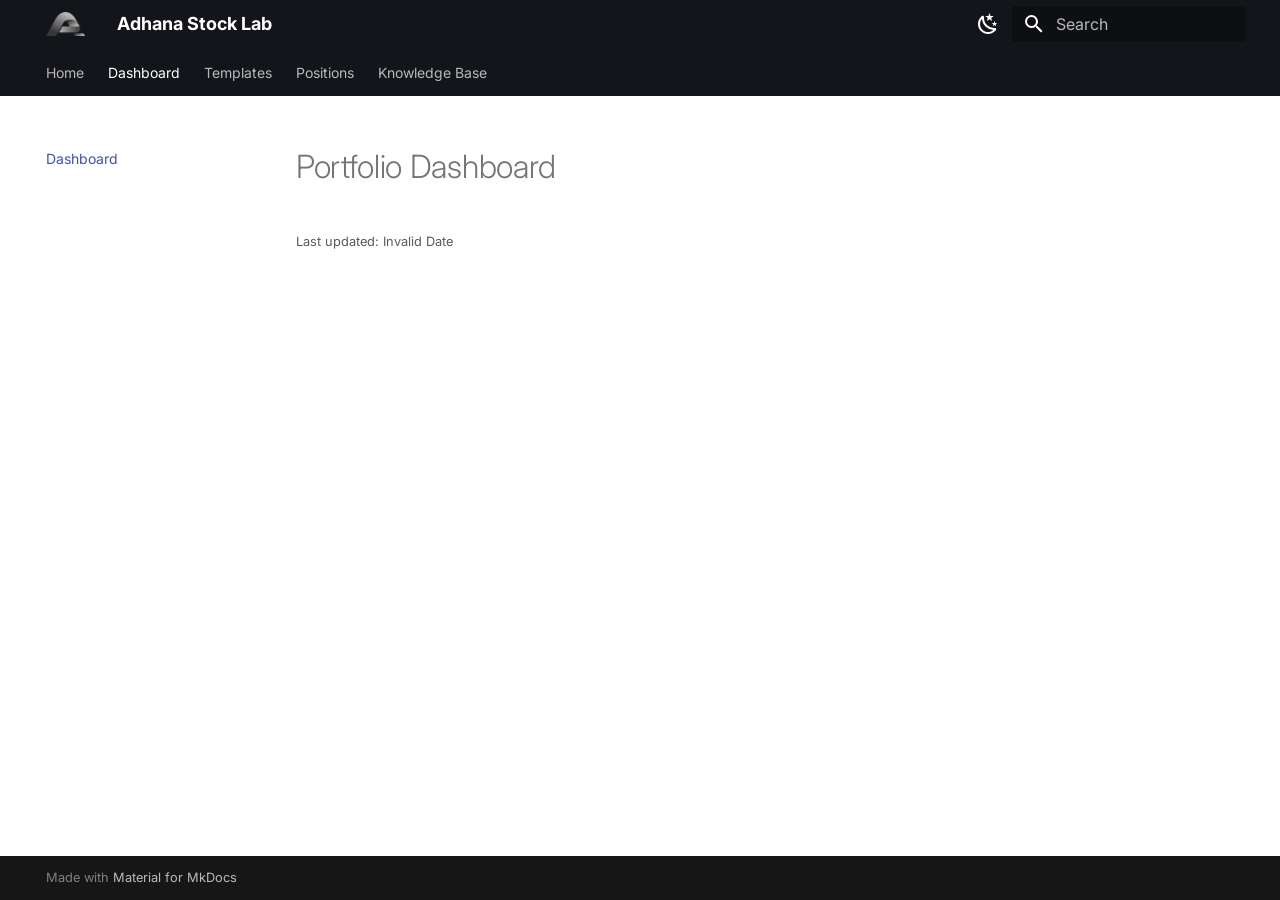
<file: dashboard/dashboard/index.html>
<!doctype html>
<html lang="en" class="no-js">
  <head>
    
      <meta charset="utf-8">
      <meta name="viewport" content="width=device-width,initial-scale=1">
      
      
      
        <link rel="canonical" href="https://adhanastock.github.io/dashboard/dashboard/">
      
      
        <link rel="prev" href="../..">
      
      
        <link rel="next" href="../../templates/stock-decision-template/">
      
      
      <link rel="icon" href="../../assets/adhana.png">
      <meta name="generator" content="mkdocs-1.6.1, mkdocs-material-9.6.17">
    
    
      
        <title>Dashboard - Adhana Stock Lab</title>
      
    
    
      <link rel="stylesheet" href="../../assets/stylesheets/main.7e37652d.min.css">
      
        
        <link rel="stylesheet" href="../../assets/stylesheets/palette.06af60db.min.css">
      
      


    
    
      
    
    
      
        
        
        <link rel="preconnect" href="https://fonts.gstatic.com" crossorigin>
        <link rel="stylesheet" href="https://fonts.googleapis.com/css?family=Inter:300,300i,400,400i,700,700i%7CFira+Code:400,400i,700,700i&display=fallback">
        <style>:root{--md-text-font:"Inter";--md-code-font:"Fira Code"}</style>
      
    
    
    <script>__md_scope=new URL("../..",location),__md_hash=e=>[...e].reduce(((e,_)=>(e<<5)-e+_.charCodeAt(0)),0),__md_get=(e,_=localStorage,t=__md_scope)=>JSON.parse(_.getItem(t.pathname+"."+e)),__md_set=(e,_,t=localStorage,a=__md_scope)=>{try{t.setItem(a.pathname+"."+e,JSON.stringify(_))}catch(e){}}</script>
    
      

    
    
    
  </head>
  
  
    
    
      
    
    
    
    
    <body dir="ltr" data-md-color-scheme="default" data-md-color-primary="black" data-md-color-accent="blue-grey">
  
    
    <input class="md-toggle" data-md-toggle="drawer" type="checkbox" id="__drawer" autocomplete="off">
    <input class="md-toggle" data-md-toggle="search" type="checkbox" id="__search" autocomplete="off">
    <label class="md-overlay" for="__drawer"></label>
    <div data-md-component="skip">
      
        
        <a href="#portfolio-dashboard" class="md-skip">
          Skip to content
        </a>
      
    </div>
    <div data-md-component="announce">
      
    </div>
    
    
      

<header class="md-header" data-md-component="header">
  <nav class="md-header__inner md-grid" aria-label="Header">
    <a href="../.." title="Adhana Stock Lab" class="md-header__button md-logo" aria-label="Adhana Stock Lab" data-md-component="logo">
      
  <img src="../../assets/adhana.png" alt="logo">

    </a>
    <label class="md-header__button md-icon" for="__drawer">
      
      <svg xmlns="http://www.w3.org/2000/svg" viewBox="0 0 24 24"><path d="M3 6h18v2H3zm0 5h18v2H3zm0 5h18v2H3z"/></svg>
    </label>
    <div class="md-header__title" data-md-component="header-title">
      <div class="md-header__ellipsis">
        <div class="md-header__topic">
          <span class="md-ellipsis">
            Adhana Stock Lab
          </span>
        </div>
        <div class="md-header__topic" data-md-component="header-topic">
          <span class="md-ellipsis">
            
              Dashboard
            
          </span>
        </div>
      </div>
    </div>
    
      
        <form class="md-header__option" data-md-component="palette">
  
    
    
    
    <input class="md-option" data-md-color-media="" data-md-color-scheme="default" data-md-color-primary="black" data-md-color-accent="blue-grey"  aria-label="Switch to dark mode"  type="radio" name="__palette" id="__palette_0">
    
      <label class="md-header__button md-icon" title="Switch to dark mode" for="__palette_1" hidden>
        <svg xmlns="http://www.w3.org/2000/svg" viewBox="0 0 24 24"><path d="m17.75 4.09-2.53 1.94.91 3.06-2.63-1.81-2.63 1.81.91-3.06-2.53-1.94L12.44 4l1.06-3 1.06 3zm3.5 6.91-1.64 1.25.59 1.98-1.7-1.17-1.7 1.17.59-1.98L15.75 11l2.06-.05L18.5 9l.69 1.95zm-2.28 4.95c.83-.08 1.72 1.1 1.19 1.85-.32.45-.66.87-1.08 1.27C15.17 23 8.84 23 4.94 19.07c-3.91-3.9-3.91-10.24 0-14.14.4-.4.82-.76 1.27-1.08.75-.53 1.93.36 1.85 1.19-.27 2.86.69 5.83 2.89 8.02a9.96 9.96 0 0 0 8.02 2.89m-1.64 2.02a12.08 12.08 0 0 1-7.8-3.47c-2.17-2.19-3.33-5-3.49-7.82-2.81 3.14-2.7 7.96.31 10.98 3.02 3.01 7.84 3.12 10.98.31"/></svg>
      </label>
    
  
    
    
    
    <input class="md-option" data-md-color-media="" data-md-color-scheme="slate" data-md-color-primary="black" data-md-color-accent="blue-grey"  aria-label="Switch to light mode"  type="radio" name="__palette" id="__palette_1">
    
      <label class="md-header__button md-icon" title="Switch to light mode" for="__palette_0" hidden>
        <svg xmlns="http://www.w3.org/2000/svg" viewBox="0 0 24 24"><path d="M12 7a5 5 0 0 1 5 5 5 5 0 0 1-5 5 5 5 0 0 1-5-5 5 5 0 0 1 5-5m0 2a3 3 0 0 0-3 3 3 3 0 0 0 3 3 3 3 0 0 0 3-3 3 3 0 0 0-3-3m0-7 2.39 3.42C13.65 5.15 12.84 5 12 5s-1.65.15-2.39.42zM3.34 7l4.16-.35A7.2 7.2 0 0 0 5.94 8.5c-.44.74-.69 1.5-.83 2.29zm.02 10 1.76-3.77a7.131 7.131 0 0 0 2.38 4.14zM20.65 7l-1.77 3.79a7.02 7.02 0 0 0-2.38-4.15zm-.01 10-4.14.36c.59-.51 1.12-1.14 1.54-1.86.42-.73.69-1.5.83-2.29zM12 22l-2.41-3.44c.74.27 1.55.44 2.41.44.82 0 1.63-.17 2.37-.44z"/></svg>
      </label>
    
  
</form>
      
    
    
      <script>var palette=__md_get("__palette");if(palette&&palette.color){if("(prefers-color-scheme)"===palette.color.media){var media=matchMedia("(prefers-color-scheme: light)"),input=document.querySelector(media.matches?"[data-md-color-media='(prefers-color-scheme: light)']":"[data-md-color-media='(prefers-color-scheme: dark)']");palette.color.media=input.getAttribute("data-md-color-media"),palette.color.scheme=input.getAttribute("data-md-color-scheme"),palette.color.primary=input.getAttribute("data-md-color-primary"),palette.color.accent=input.getAttribute("data-md-color-accent")}for(var[key,value]of Object.entries(palette.color))document.body.setAttribute("data-md-color-"+key,value)}</script>
    
    
    
      
      
        <label class="md-header__button md-icon" for="__search">
          
          <svg xmlns="http://www.w3.org/2000/svg" viewBox="0 0 24 24"><path d="M9.5 3A6.5 6.5 0 0 1 16 9.5c0 1.61-.59 3.09-1.56 4.23l.27.27h.79l5 5-1.5 1.5-5-5v-.79l-.27-.27A6.52 6.52 0 0 1 9.5 16 6.5 6.5 0 0 1 3 9.5 6.5 6.5 0 0 1 9.5 3m0 2C7 5 5 7 5 9.5S7 14 9.5 14 14 12 14 9.5 12 5 9.5 5"/></svg>
        </label>
        <div class="md-search" data-md-component="search" role="dialog">
  <label class="md-search__overlay" for="__search"></label>
  <div class="md-search__inner" role="search">
    <form class="md-search__form" name="search">
      <input type="text" class="md-search__input" name="query" aria-label="Search" placeholder="Search" autocapitalize="off" autocorrect="off" autocomplete="off" spellcheck="false" data-md-component="search-query" required>
      <label class="md-search__icon md-icon" for="__search">
        
        <svg xmlns="http://www.w3.org/2000/svg" viewBox="0 0 24 24"><path d="M9.5 3A6.5 6.5 0 0 1 16 9.5c0 1.61-.59 3.09-1.56 4.23l.27.27h.79l5 5-1.5 1.5-5-5v-.79l-.27-.27A6.52 6.52 0 0 1 9.5 16 6.5 6.5 0 0 1 3 9.5 6.5 6.5 0 0 1 9.5 3m0 2C7 5 5 7 5 9.5S7 14 9.5 14 14 12 14 9.5 12 5 9.5 5"/></svg>
        
        <svg xmlns="http://www.w3.org/2000/svg" viewBox="0 0 24 24"><path d="M20 11v2H8l5.5 5.5-1.42 1.42L4.16 12l7.92-7.92L13.5 5.5 8 11z"/></svg>
      </label>
      <nav class="md-search__options" aria-label="Search">
        
        <button type="reset" class="md-search__icon md-icon" title="Clear" aria-label="Clear" tabindex="-1">
          
          <svg xmlns="http://www.w3.org/2000/svg" viewBox="0 0 24 24"><path d="M19 6.41 17.59 5 12 10.59 6.41 5 5 6.41 10.59 12 5 17.59 6.41 19 12 13.41 17.59 19 19 17.59 13.41 12z"/></svg>
        </button>
      </nav>
      
    </form>
    <div class="md-search__output">
      <div class="md-search__scrollwrap" tabindex="0" data-md-scrollfix>
        <div class="md-search-result" data-md-component="search-result">
          <div class="md-search-result__meta">
            Initializing search
          </div>
          <ol class="md-search-result__list" role="presentation"></ol>
        </div>
      </div>
    </div>
  </div>
</div>
      
    
    
  </nav>
  
</header>
    
    <div class="md-container" data-md-component="container">
      
      
        
          
            
<nav class="md-tabs" aria-label="Tabs" data-md-component="tabs">
  <div class="md-grid">
    <ul class="md-tabs__list">
      
        
  
  
  
  
    <li class="md-tabs__item">
      <a href="../.." class="md-tabs__link">
        
  
  
    
  
  Home

      </a>
    </li>
  

      
        
  
  
  
    
  
  
    <li class="md-tabs__item md-tabs__item--active">
      <a href="./" class="md-tabs__link">
        
  
  
    
  
  Dashboard

      </a>
    </li>
  

      
        
  
  
  
  
    
    
      <li class="md-tabs__item">
        <a href="../../templates/stock-decision-template/" class="md-tabs__link">
          
  
  
  Templates

        </a>
      </li>
    
  

      
        
  
  
  
  
    
    
      <li class="md-tabs__item">
        <a href="../../positions/" class="md-tabs__link">
          
  
  
  Positions

        </a>
      </li>
    
  

      
        
  
  
  
  
    
    
      <li class="md-tabs__item">
        <a href="../../knowledge-base/" class="md-tabs__link">
          
  
  
  Knowledge Base

        </a>
      </li>
    
  

      
    </ul>
  </div>
</nav>
          
        
      
      <main class="md-main" data-md-component="main">
        <div class="md-main__inner md-grid">
          
            
              
              <div class="md-sidebar md-sidebar--primary" data-md-component="sidebar" data-md-type="navigation" >
                <div class="md-sidebar__scrollwrap">
                  <div class="md-sidebar__inner">
                    


  


<nav class="md-nav md-nav--primary md-nav--lifted" aria-label="Navigation" data-md-level="0">
  <label class="md-nav__title" for="__drawer">
    <a href="../.." title="Adhana Stock Lab" class="md-nav__button md-logo" aria-label="Adhana Stock Lab" data-md-component="logo">
      
  <img src="../../assets/adhana.png" alt="logo">

    </a>
    Adhana Stock Lab
  </label>
  
  <ul class="md-nav__list" data-md-scrollfix>
    
      
      
  
  
  
  
    <li class="md-nav__item">
      <a href="../.." class="md-nav__link">
        
  
  
  <span class="md-ellipsis">
    Home
    
  </span>
  

      </a>
    </li>
  

    
      
      
  
  
    
  
  
  
    <li class="md-nav__item md-nav__item--active">
      
      <input class="md-nav__toggle md-toggle" type="checkbox" id="__toc">
      
      
        
      
      
      <a href="./" class="md-nav__link md-nav__link--active">
        
  
  
  <span class="md-ellipsis">
    Dashboard
    
  </span>
  

      </a>
      
    </li>
  

    
      
      
  
  
  
  
    
    
    
    
      
      
        
      
    
    
    <li class="md-nav__item md-nav__item--nested">
      
        
        
        <input class="md-nav__toggle md-toggle " type="checkbox" id="__nav_3" >
        
          
          <label class="md-nav__link" for="__nav_3" id="__nav_3_label" tabindex="0">
            
  
  
  <span class="md-ellipsis">
    Templates
    
  </span>
  

            <span class="md-nav__icon md-icon"></span>
          </label>
        
        <nav class="md-nav" data-md-level="1" aria-labelledby="__nav_3_label" aria-expanded="false">
          <label class="md-nav__title" for="__nav_3">
            <span class="md-nav__icon md-icon"></span>
            Templates
          </label>
          <ul class="md-nav__list" data-md-scrollfix>
            
              
                
  
  
  
  
    <li class="md-nav__item">
      <a href="../../templates/stock-decision-template/" class="md-nav__link">
        
  
  
  <span class="md-ellipsis">
    Full Memo
    
  </span>
  

      </a>
    </li>
  

              
            
              
                
  
  
  
  
    <li class="md-nav__item">
      <a href="../../templates/stock-one-pager/" class="md-nav__link">
        
  
  
  <span class="md-ellipsis">
    One-Pager
    
  </span>
  

      </a>
    </li>
  

              
            
          </ul>
        </nav>
      
    </li>
  

    
      
      
  
  
  
  
    
    
    
    
      
      
        
      
    
    
    <li class="md-nav__item md-nav__item--nested">
      
        
        
        <input class="md-nav__toggle md-toggle " type="checkbox" id="__nav_4" >
        
          
          <label class="md-nav__link" for="__nav_4" id="__nav_4_label" tabindex="0">
            
  
  
  <span class="md-ellipsis">
    Positions
    
  </span>
  

            <span class="md-nav__icon md-icon"></span>
          </label>
        
        <nav class="md-nav" data-md-level="1" aria-labelledby="__nav_4_label" aria-expanded="false">
          <label class="md-nav__title" for="__nav_4">
            <span class="md-nav__icon md-icon"></span>
            Positions
          </label>
          <ul class="md-nav__list" data-md-scrollfix>
            
              
                
  
  
  
  
    <li class="md-nav__item">
      <a href="../../positions/" class="md-nav__link">
        
  
  
  <span class="md-ellipsis">
    README
    
  </span>
  

      </a>
    </li>
  

              
            
          </ul>
        </nav>
      
    </li>
  

    
      
      
  
  
  
  
    
    
    
    
      
      
        
      
    
    
    <li class="md-nav__item md-nav__item--nested">
      
        
        
        <input class="md-nav__toggle md-toggle " type="checkbox" id="__nav_5" >
        
          
          <label class="md-nav__link" for="__nav_5" id="__nav_5_label" tabindex="0">
            
  
  
  <span class="md-ellipsis">
    Knowledge Base
    
  </span>
  

            <span class="md-nav__icon md-icon"></span>
          </label>
        
        <nav class="md-nav" data-md-level="1" aria-labelledby="__nav_5_label" aria-expanded="false">
          <label class="md-nav__title" for="__nav_5">
            <span class="md-nav__icon md-icon"></span>
            Knowledge Base
          </label>
          <ul class="md-nav__list" data-md-scrollfix>
            
              
                
  
  
  
  
    <li class="md-nav__item">
      <a href="../../knowledge-base/" class="md-nav__link">
        
  
  
  <span class="md-ellipsis">
    Overview
    
  </span>
  

      </a>
    </li>
  

              
            
              
                
  
  
  
  
    <li class="md-nav__item">
      <a href="../../knowledge-base/stock-decision-guide/" class="md-nav__link">
        
  
  
  <span class="md-ellipsis">
    Stock Decision Guide
    
  </span>
  

      </a>
    </li>
  

              
            
              
                
  
  
  
  
    
    
    
    
      
      
        
      
    
    
    <li class="md-nav__item md-nav__item--nested">
      
        
        
        <input class="md-nav__toggle md-toggle " type="checkbox" id="__nav_5_3" >
        
          
          <label class="md-nav__link" for="__nav_5_3" id="__nav_5_3_label" tabindex="0">
            
  
  
  <span class="md-ellipsis">
    Option Trading
    
  </span>
  

            <span class="md-nav__icon md-icon"></span>
          </label>
        
        <nav class="md-nav" data-md-level="2" aria-labelledby="__nav_5_3_label" aria-expanded="false">
          <label class="md-nav__title" for="__nav_5_3">
            <span class="md-nav__icon md-icon"></span>
            Option Trading
          </label>
          <ul class="md-nav__list" data-md-scrollfix>
            
              
                
  
  
  
  
    <li class="md-nav__item">
      <a href="../../knowledge-base/02-option-trade/" class="md-nav__link">
        
  
  
  <span class="md-ellipsis">
    Fundamental
    
  </span>
  

      </a>
    </li>
  

              
            
          </ul>
        </nav>
      
    </li>
  

              
            
              
                
  
  
  
  
    <li class="md-nav__item">
      <a href="../../knowledge-base/data-sources/" class="md-nav__link">
        
  
  
  <span class="md-ellipsis">
    Data Sources
    
  </span>
  

      </a>
    </li>
  

              
            
          </ul>
        </nav>
      
    </li>
  

    
  </ul>
</nav>
                  </div>
                </div>
              </div>
            
            
              
              <div class="md-sidebar md-sidebar--secondary" data-md-component="sidebar" data-md-type="toc" >
                <div class="md-sidebar__scrollwrap">
                  <div class="md-sidebar__inner">
                    

<nav class="md-nav md-nav--secondary" aria-label="Table of contents">
  
  
  
    
  
  
</nav>
                  </div>
                </div>
              </div>
            
          
          
            <div class="md-content" data-md-component="content">
              <article class="md-content__inner md-typeset">
                
                  



<h1 id="portfolio-dashboard">Portfolio Dashboard<a class="headerlink" href="#portfolio-dashboard" title="Permanent link">&para;</a></h1>
<p><small>Last updated: <span id="asof">…</span></small></p>
<div id="dash"></div>

<script src="/assets/dashboard.js"></script>












                
              </article>
            </div>
          
          
<script>var target=document.getElementById(location.hash.slice(1));target&&target.name&&(target.checked=target.name.startsWith("__tabbed_"))</script>
        </div>
        
          <button type="button" class="md-top md-icon" data-md-component="top" hidden>
  
  <svg xmlns="http://www.w3.org/2000/svg" viewBox="0 0 24 24"><path d="M13 20h-2V8l-5.5 5.5-1.42-1.42L12 4.16l7.92 7.92-1.42 1.42L13 8z"/></svg>
  Back to top
</button>
        
      </main>
      
        <footer class="md-footer">
  
  <div class="md-footer-meta md-typeset">
    <div class="md-footer-meta__inner md-grid">
      <div class="md-copyright">
  
  
    Made with
    <a href="https://squidfunk.github.io/mkdocs-material/" target="_blank" rel="noopener">
      Material for MkDocs
    </a>
  
</div>
      
    </div>
  </div>
</footer>
      
    </div>
    <div class="md-dialog" data-md-component="dialog">
      <div class="md-dialog__inner md-typeset"></div>
    </div>
    
    
    
      
      <script id="__config" type="application/json">{"base": "../..", "features": ["navigation.tabs", "navigation.sections", "navigation.top", "content.code.copy", "toc.follow"], "search": "../../assets/javascripts/workers/search.973d3a69.min.js", "tags": null, "translations": {"clipboard.copied": "Copied to clipboard", "clipboard.copy": "Copy to clipboard", "search.result.more.one": "1 more on this page", "search.result.more.other": "# more on this page", "search.result.none": "No matching documents", "search.result.one": "1 matching document", "search.result.other": "# matching documents", "search.result.placeholder": "Type to start searching", "search.result.term.missing": "Missing", "select.version": "Select version"}, "version": null}</script>
    
    
      <script src="../../assets/javascripts/bundle.92b07e13.min.js"></script>
      
    
  </body>
</html>
</file>
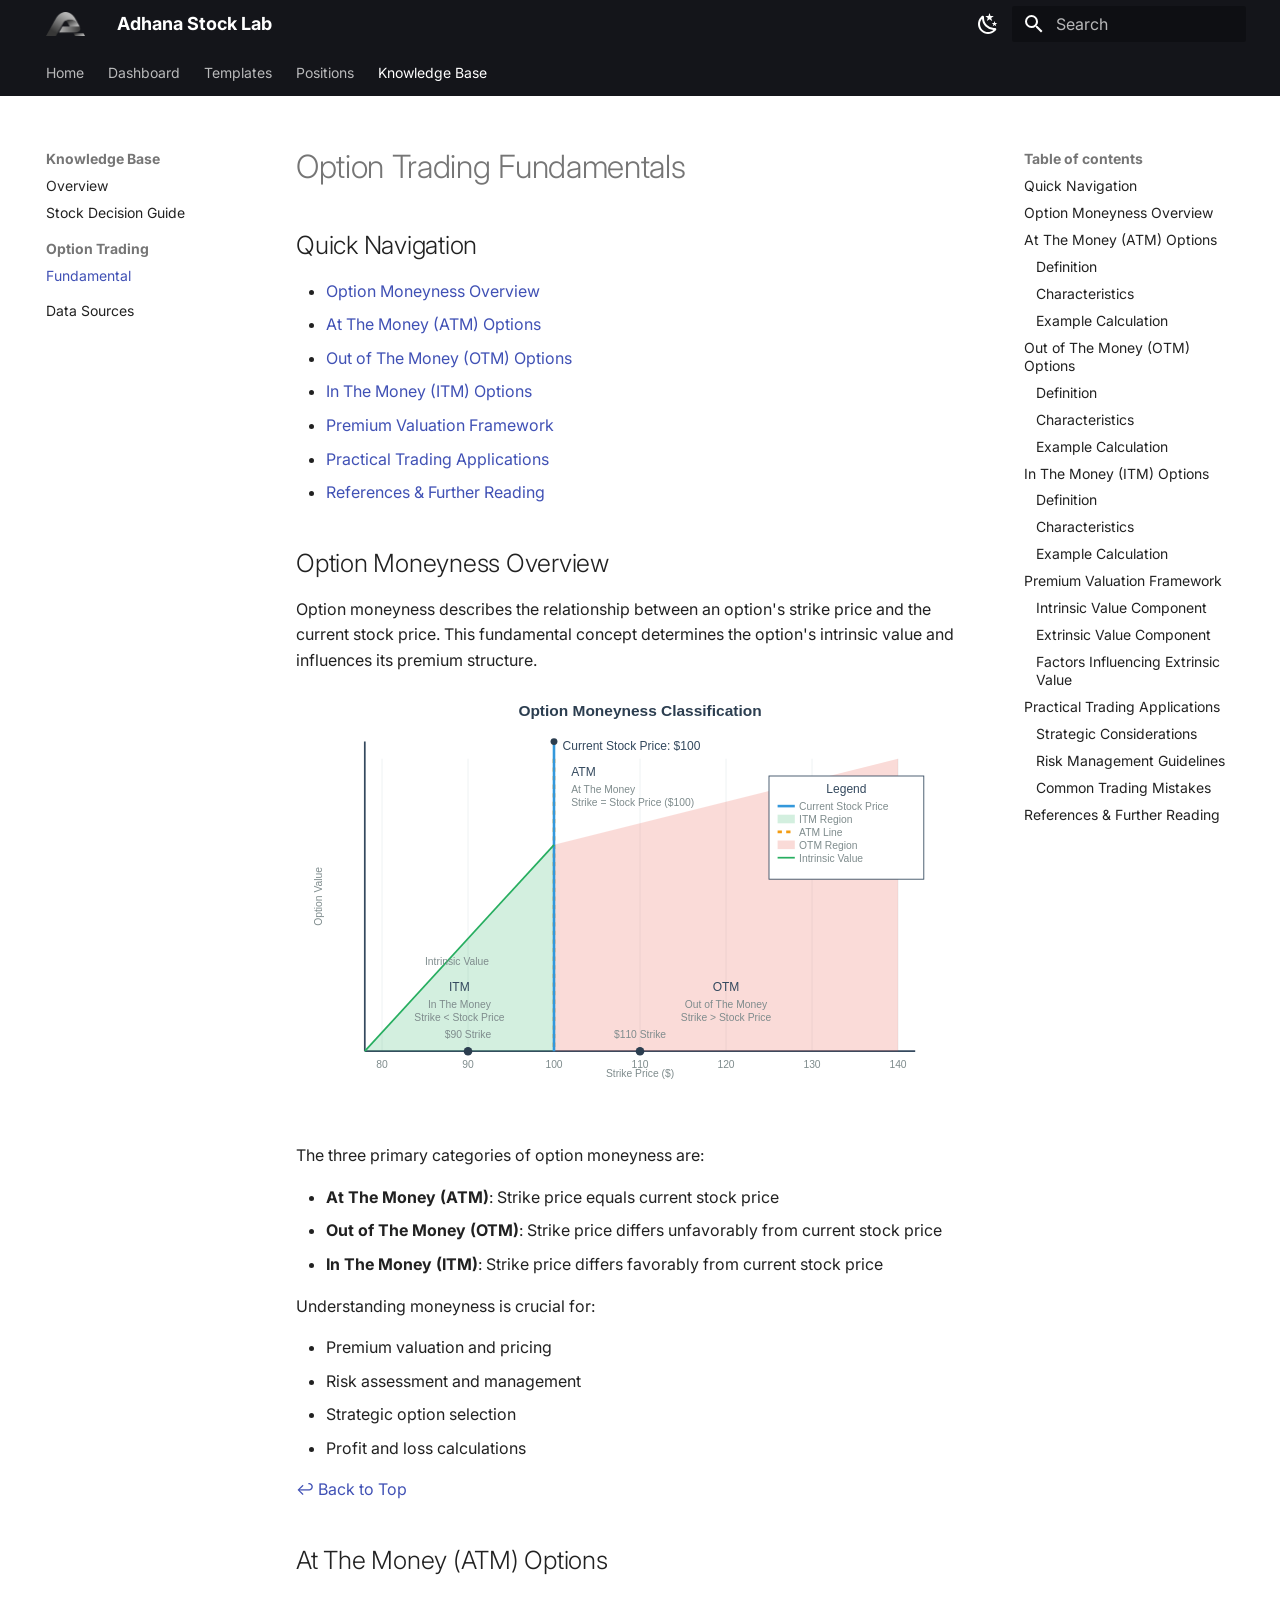
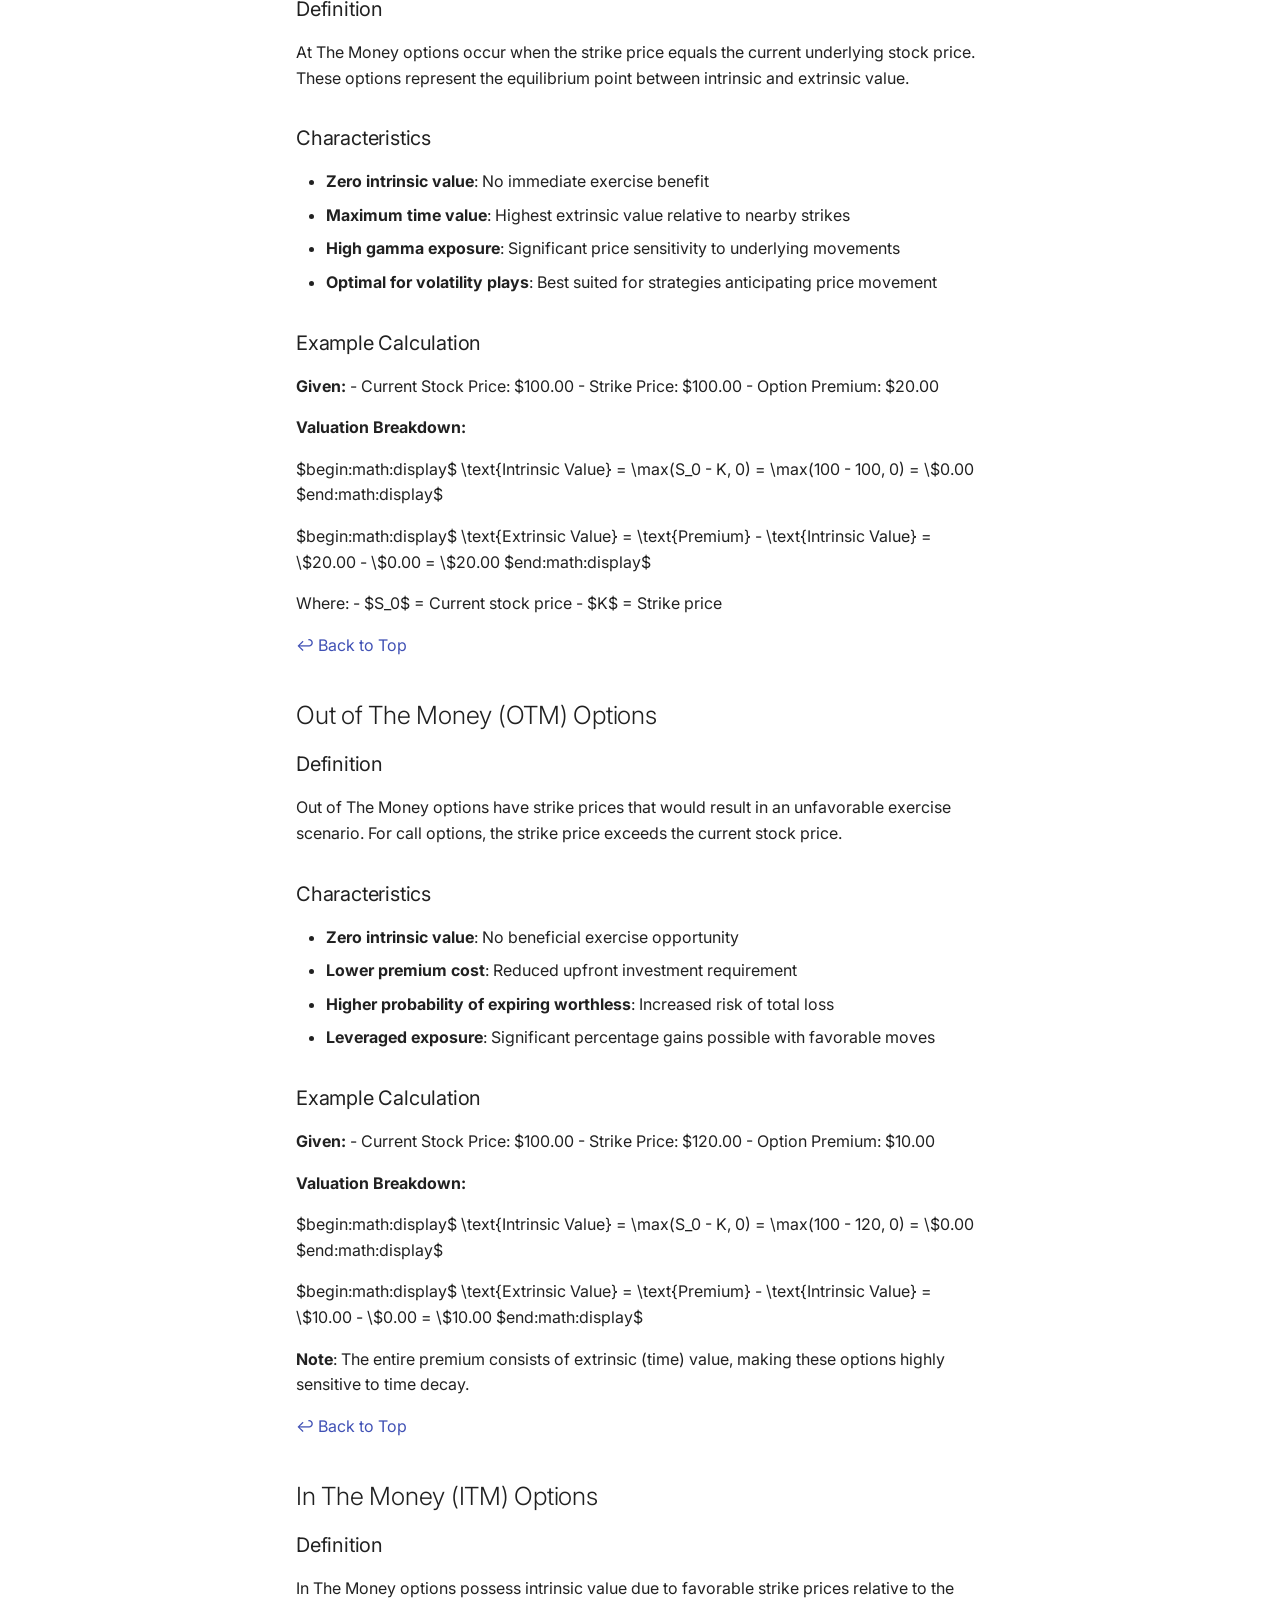
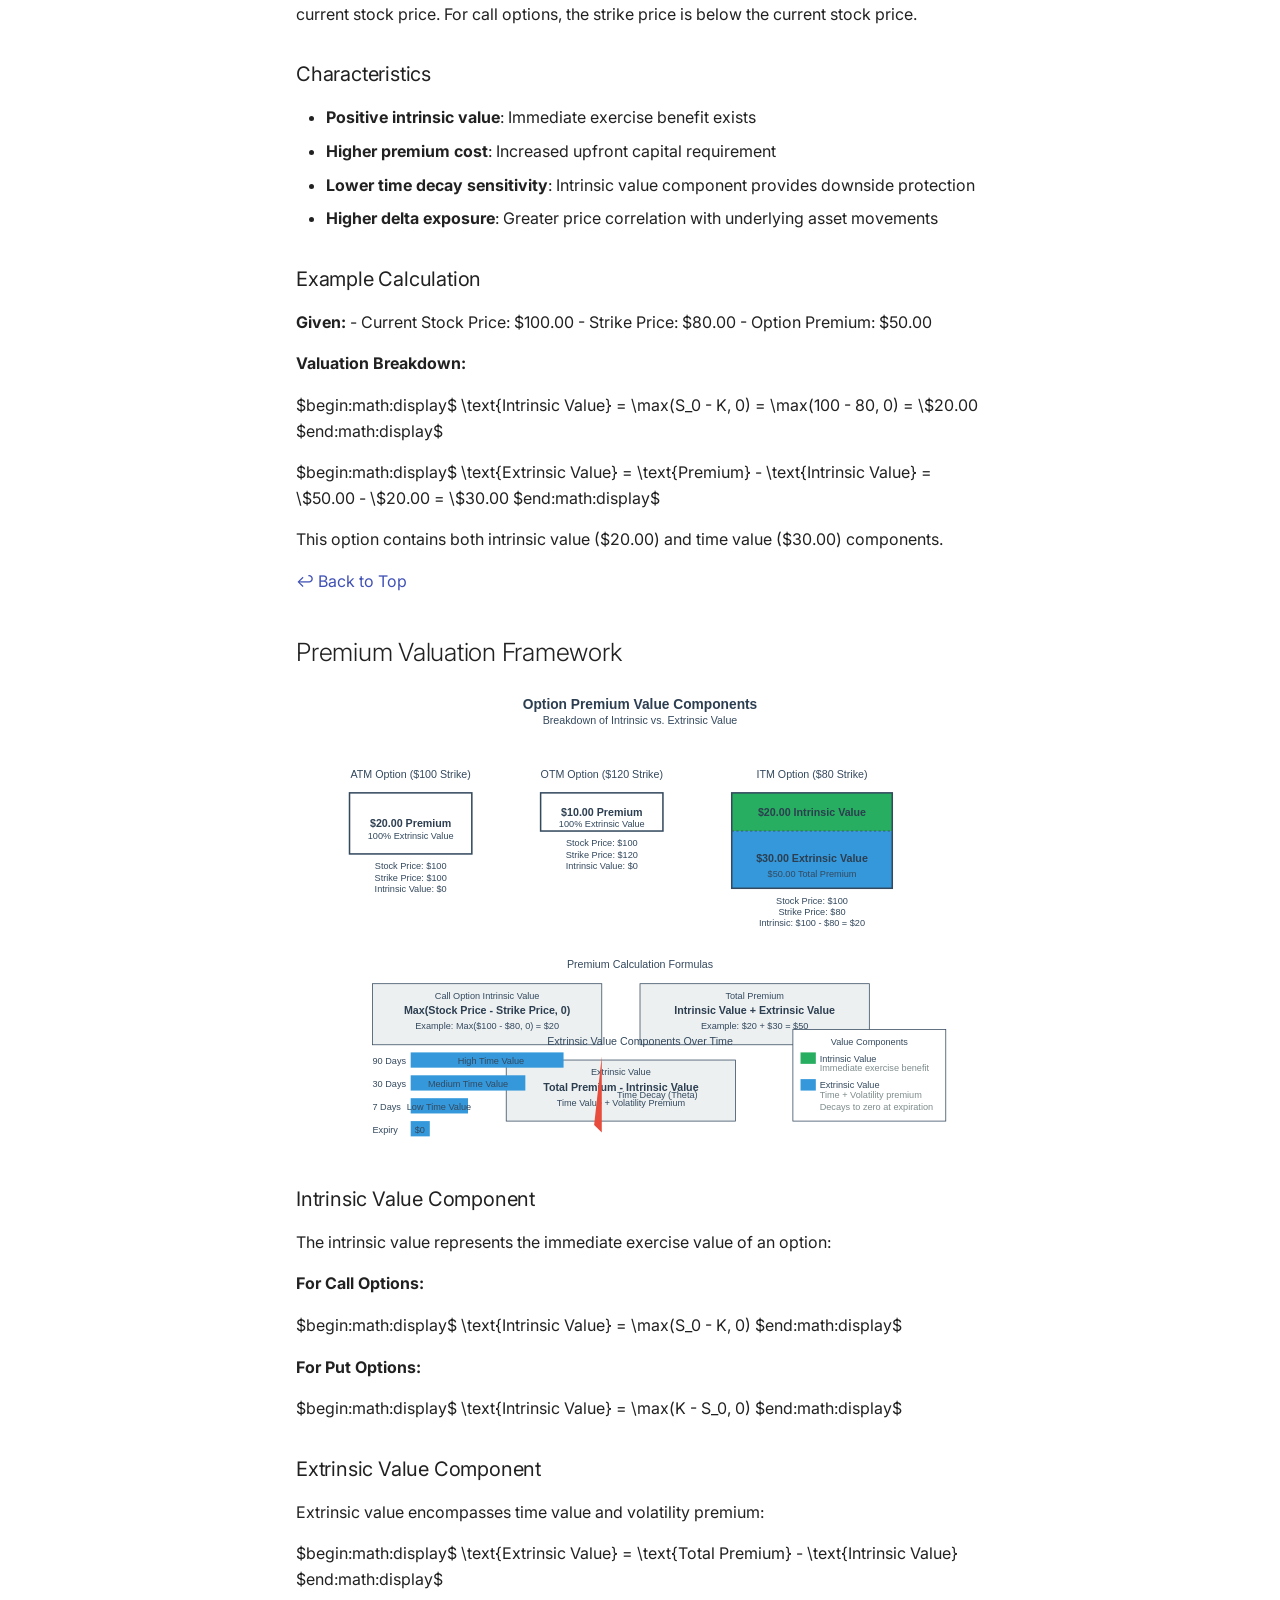
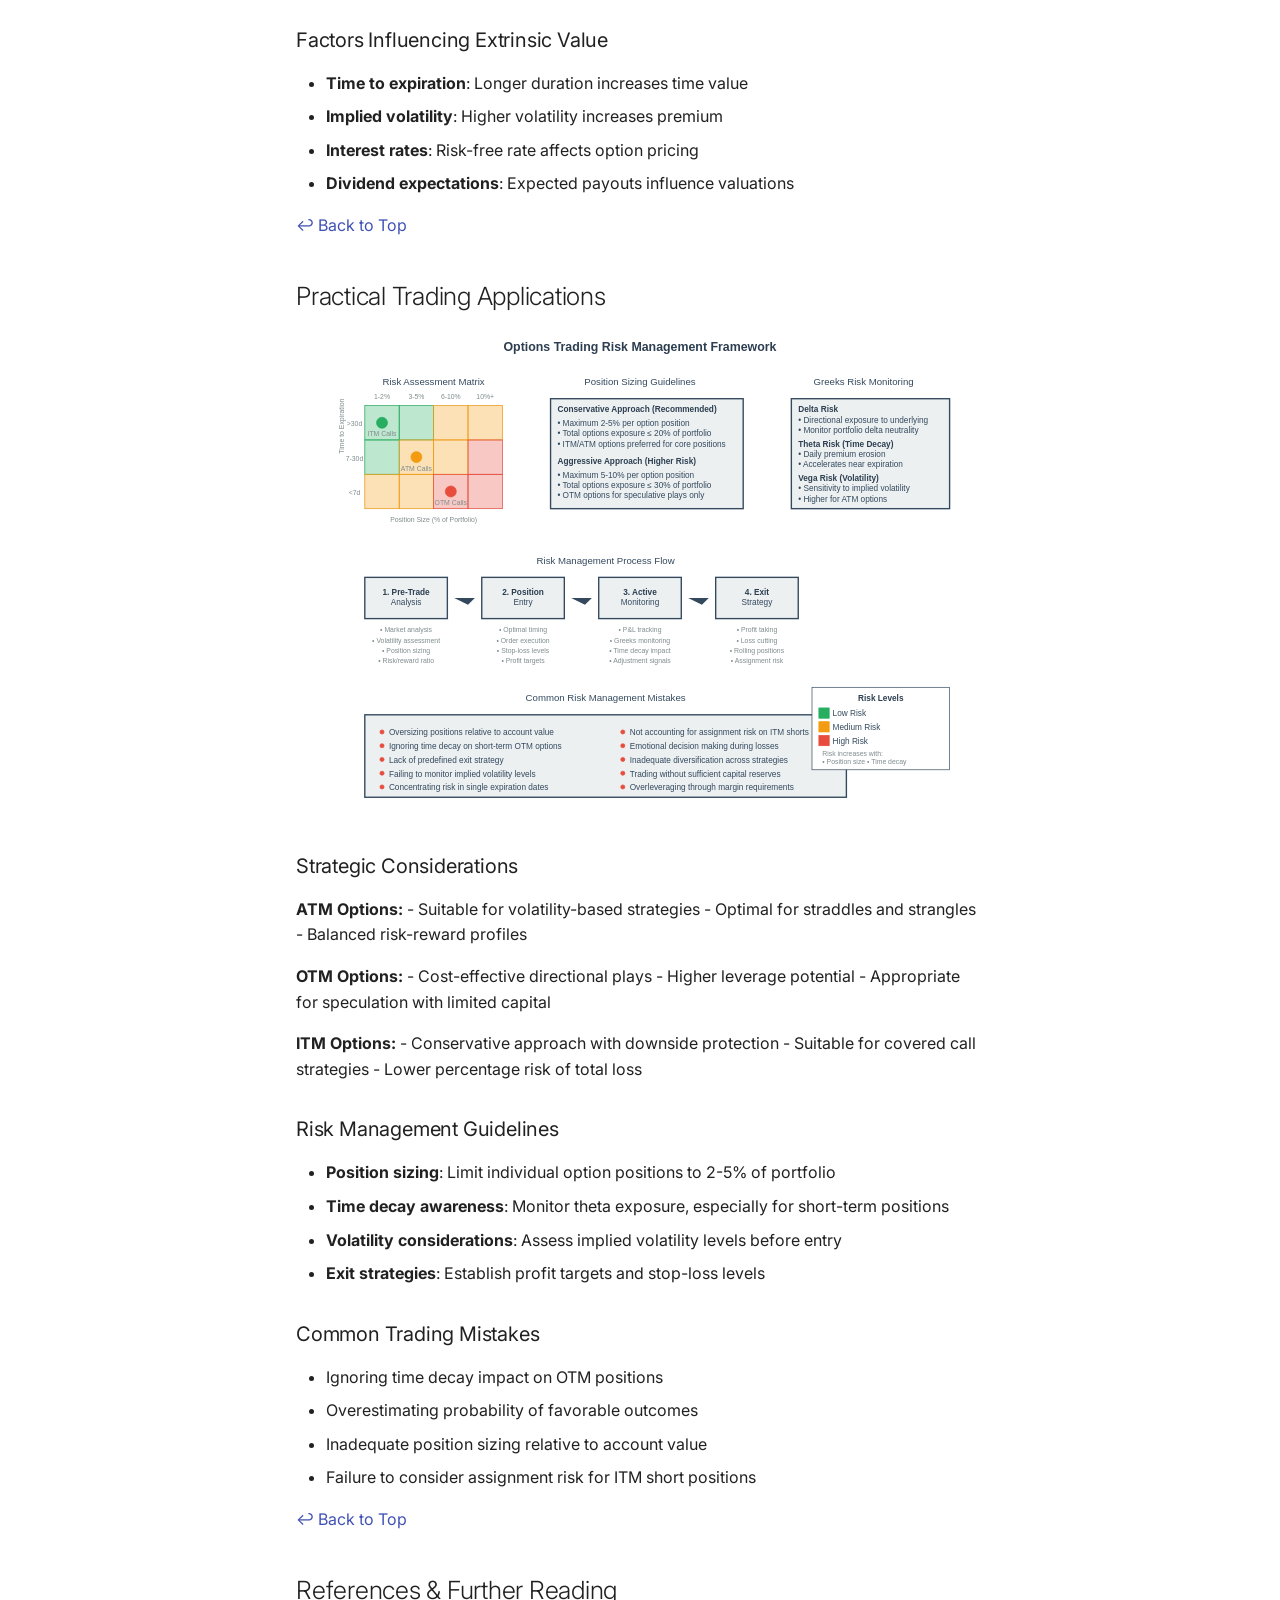
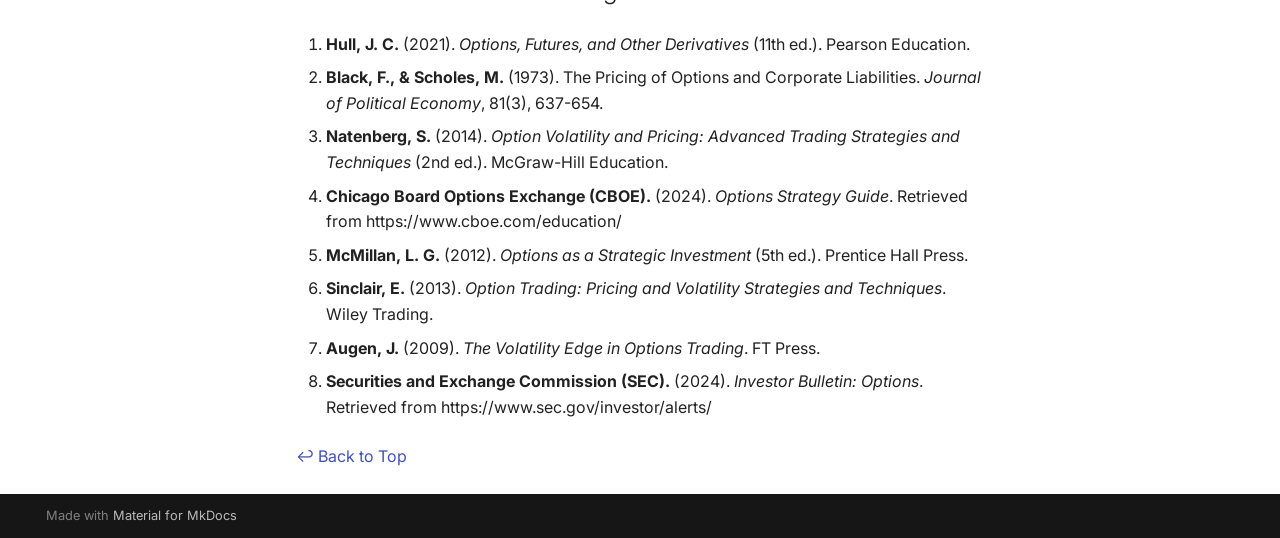
<file: knowledge-base/02-option-trade/index.html>
<!doctype html>
<html lang="en" class="no-js">
  <head>
    
      <meta charset="utf-8">
      <meta name="viewport" content="width=device-width,initial-scale=1">
      
      
      
        <link rel="canonical" href="https://adhanastock.github.io/knowledge-base/02-option-trade/">
      
      
        <link rel="prev" href="../stock-decision-guide/">
      
      
        <link rel="next" href="../data-sources/">
      
      
      <link rel="icon" href="../../assets/adhana.png">
      <meta name="generator" content="mkdocs-1.6.1, mkdocs-material-9.6.17">
    
    
      
        <title>Fundamental - Adhana Stock Lab</title>
      
    
    
      <link rel="stylesheet" href="../../assets/stylesheets/main.7e37652d.min.css">
      
        
        <link rel="stylesheet" href="../../assets/stylesheets/palette.06af60db.min.css">
      
      


    
    
      
    
    
      
        
        
        <link rel="preconnect" href="https://fonts.gstatic.com" crossorigin>
        <link rel="stylesheet" href="https://fonts.googleapis.com/css?family=Inter:300,300i,400,400i,700,700i%7CFira+Code:400,400i,700,700i&display=fallback">
        <style>:root{--md-text-font:"Inter";--md-code-font:"Fira Code"}</style>
      
    
    
    <script>__md_scope=new URL("../..",location),__md_hash=e=>[...e].reduce(((e,_)=>(e<<5)-e+_.charCodeAt(0)),0),__md_get=(e,_=localStorage,t=__md_scope)=>JSON.parse(_.getItem(t.pathname+"."+e)),__md_set=(e,_,t=localStorage,a=__md_scope)=>{try{t.setItem(a.pathname+"."+e,JSON.stringify(_))}catch(e){}}</script>
    
      

    
    
    
  </head>
  
  
    
    
      
    
    
    
    
    <body dir="ltr" data-md-color-scheme="default" data-md-color-primary="black" data-md-color-accent="blue-grey">
  
    
    <input class="md-toggle" data-md-toggle="drawer" type="checkbox" id="__drawer" autocomplete="off">
    <input class="md-toggle" data-md-toggle="search" type="checkbox" id="__search" autocomplete="off">
    <label class="md-overlay" for="__drawer"></label>
    <div data-md-component="skip">
      
        
        <a href="#option-trading-fundamentals" class="md-skip">
          Skip to content
        </a>
      
    </div>
    <div data-md-component="announce">
      
    </div>
    
    
      

<header class="md-header" data-md-component="header">
  <nav class="md-header__inner md-grid" aria-label="Header">
    <a href="../.." title="Adhana Stock Lab" class="md-header__button md-logo" aria-label="Adhana Stock Lab" data-md-component="logo">
      
  <img src="../../assets/adhana.png" alt="logo">

    </a>
    <label class="md-header__button md-icon" for="__drawer">
      
      <svg xmlns="http://www.w3.org/2000/svg" viewBox="0 0 24 24"><path d="M3 6h18v2H3zm0 5h18v2H3zm0 5h18v2H3z"/></svg>
    </label>
    <div class="md-header__title" data-md-component="header-title">
      <div class="md-header__ellipsis">
        <div class="md-header__topic">
          <span class="md-ellipsis">
            Adhana Stock Lab
          </span>
        </div>
        <div class="md-header__topic" data-md-component="header-topic">
          <span class="md-ellipsis">
            
              Fundamental
            
          </span>
        </div>
      </div>
    </div>
    
      
        <form class="md-header__option" data-md-component="palette">
  
    
    
    
    <input class="md-option" data-md-color-media="" data-md-color-scheme="default" data-md-color-primary="black" data-md-color-accent="blue-grey"  aria-label="Switch to dark mode"  type="radio" name="__palette" id="__palette_0">
    
      <label class="md-header__button md-icon" title="Switch to dark mode" for="__palette_1" hidden>
        <svg xmlns="http://www.w3.org/2000/svg" viewBox="0 0 24 24"><path d="m17.75 4.09-2.53 1.94.91 3.06-2.63-1.81-2.63 1.81.91-3.06-2.53-1.94L12.44 4l1.06-3 1.06 3zm3.5 6.91-1.64 1.25.59 1.98-1.7-1.17-1.7 1.17.59-1.98L15.75 11l2.06-.05L18.5 9l.69 1.95zm-2.28 4.95c.83-.08 1.72 1.1 1.19 1.85-.32.45-.66.87-1.08 1.27C15.17 23 8.84 23 4.94 19.07c-3.91-3.9-3.91-10.24 0-14.14.4-.4.82-.76 1.27-1.08.75-.53 1.93.36 1.85 1.19-.27 2.86.69 5.83 2.89 8.02a9.96 9.96 0 0 0 8.02 2.89m-1.64 2.02a12.08 12.08 0 0 1-7.8-3.47c-2.17-2.19-3.33-5-3.49-7.82-2.81 3.14-2.7 7.96.31 10.98 3.02 3.01 7.84 3.12 10.98.31"/></svg>
      </label>
    
  
    
    
    
    <input class="md-option" data-md-color-media="" data-md-color-scheme="slate" data-md-color-primary="black" data-md-color-accent="blue-grey"  aria-label="Switch to light mode"  type="radio" name="__palette" id="__palette_1">
    
      <label class="md-header__button md-icon" title="Switch to light mode" for="__palette_0" hidden>
        <svg xmlns="http://www.w3.org/2000/svg" viewBox="0 0 24 24"><path d="M12 7a5 5 0 0 1 5 5 5 5 0 0 1-5 5 5 5 0 0 1-5-5 5 5 0 0 1 5-5m0 2a3 3 0 0 0-3 3 3 3 0 0 0 3 3 3 3 0 0 0 3-3 3 3 0 0 0-3-3m0-7 2.39 3.42C13.65 5.15 12.84 5 12 5s-1.65.15-2.39.42zM3.34 7l4.16-.35A7.2 7.2 0 0 0 5.94 8.5c-.44.74-.69 1.5-.83 2.29zm.02 10 1.76-3.77a7.131 7.131 0 0 0 2.38 4.14zM20.65 7l-1.77 3.79a7.02 7.02 0 0 0-2.38-4.15zm-.01 10-4.14.36c.59-.51 1.12-1.14 1.54-1.86.42-.73.69-1.5.83-2.29zM12 22l-2.41-3.44c.74.27 1.55.44 2.41.44.82 0 1.63-.17 2.37-.44z"/></svg>
      </label>
    
  
</form>
      
    
    
      <script>var palette=__md_get("__palette");if(palette&&palette.color){if("(prefers-color-scheme)"===palette.color.media){var media=matchMedia("(prefers-color-scheme: light)"),input=document.querySelector(media.matches?"[data-md-color-media='(prefers-color-scheme: light)']":"[data-md-color-media='(prefers-color-scheme: dark)']");palette.color.media=input.getAttribute("data-md-color-media"),palette.color.scheme=input.getAttribute("data-md-color-scheme"),palette.color.primary=input.getAttribute("data-md-color-primary"),palette.color.accent=input.getAttribute("data-md-color-accent")}for(var[key,value]of Object.entries(palette.color))document.body.setAttribute("data-md-color-"+key,value)}</script>
    
    
    
      
      
        <label class="md-header__button md-icon" for="__search">
          
          <svg xmlns="http://www.w3.org/2000/svg" viewBox="0 0 24 24"><path d="M9.5 3A6.5 6.5 0 0 1 16 9.5c0 1.61-.59 3.09-1.56 4.23l.27.27h.79l5 5-1.5 1.5-5-5v-.79l-.27-.27A6.52 6.52 0 0 1 9.5 16 6.5 6.5 0 0 1 3 9.5 6.5 6.5 0 0 1 9.5 3m0 2C7 5 5 7 5 9.5S7 14 9.5 14 14 12 14 9.5 12 5 9.5 5"/></svg>
        </label>
        <div class="md-search" data-md-component="search" role="dialog">
  <label class="md-search__overlay" for="__search"></label>
  <div class="md-search__inner" role="search">
    <form class="md-search__form" name="search">
      <input type="text" class="md-search__input" name="query" aria-label="Search" placeholder="Search" autocapitalize="off" autocorrect="off" autocomplete="off" spellcheck="false" data-md-component="search-query" required>
      <label class="md-search__icon md-icon" for="__search">
        
        <svg xmlns="http://www.w3.org/2000/svg" viewBox="0 0 24 24"><path d="M9.5 3A6.5 6.5 0 0 1 16 9.5c0 1.61-.59 3.09-1.56 4.23l.27.27h.79l5 5-1.5 1.5-5-5v-.79l-.27-.27A6.52 6.52 0 0 1 9.5 16 6.5 6.5 0 0 1 3 9.5 6.5 6.5 0 0 1 9.5 3m0 2C7 5 5 7 5 9.5S7 14 9.5 14 14 12 14 9.5 12 5 9.5 5"/></svg>
        
        <svg xmlns="http://www.w3.org/2000/svg" viewBox="0 0 24 24"><path d="M20 11v2H8l5.5 5.5-1.42 1.42L4.16 12l7.92-7.92L13.5 5.5 8 11z"/></svg>
      </label>
      <nav class="md-search__options" aria-label="Search">
        
        <button type="reset" class="md-search__icon md-icon" title="Clear" aria-label="Clear" tabindex="-1">
          
          <svg xmlns="http://www.w3.org/2000/svg" viewBox="0 0 24 24"><path d="M19 6.41 17.59 5 12 10.59 6.41 5 5 6.41 10.59 12 5 17.59 6.41 19 12 13.41 17.59 19 19 17.59 13.41 12z"/></svg>
        </button>
      </nav>
      
    </form>
    <div class="md-search__output">
      <div class="md-search__scrollwrap" tabindex="0" data-md-scrollfix>
        <div class="md-search-result" data-md-component="search-result">
          <div class="md-search-result__meta">
            Initializing search
          </div>
          <ol class="md-search-result__list" role="presentation"></ol>
        </div>
      </div>
    </div>
  </div>
</div>
      
    
    
  </nav>
  
</header>
    
    <div class="md-container" data-md-component="container">
      
      
        
          
            
<nav class="md-tabs" aria-label="Tabs" data-md-component="tabs">
  <div class="md-grid">
    <ul class="md-tabs__list">
      
        
  
  
  
  
    <li class="md-tabs__item">
      <a href="../.." class="md-tabs__link">
        
  
  
    
  
  Home

      </a>
    </li>
  

      
        
  
  
  
  
    <li class="md-tabs__item">
      <a href="../../dashboard/dashboard/" class="md-tabs__link">
        
  
  
    
  
  Dashboard

      </a>
    </li>
  

      
        
  
  
  
  
    
    
      <li class="md-tabs__item">
        <a href="../../templates/stock-decision-template/" class="md-tabs__link">
          
  
  
  Templates

        </a>
      </li>
    
  

      
        
  
  
  
  
    
    
      <li class="md-tabs__item">
        <a href="../../positions/" class="md-tabs__link">
          
  
  
  Positions

        </a>
      </li>
    
  

      
        
  
  
  
    
  
  
    
    
      <li class="md-tabs__item md-tabs__item--active">
        <a href="../" class="md-tabs__link">
          
  
  
  Knowledge Base

        </a>
      </li>
    
  

      
    </ul>
  </div>
</nav>
          
        
      
      <main class="md-main" data-md-component="main">
        <div class="md-main__inner md-grid">
          
            
              
              <div class="md-sidebar md-sidebar--primary" data-md-component="sidebar" data-md-type="navigation" >
                <div class="md-sidebar__scrollwrap">
                  <div class="md-sidebar__inner">
                    


  


<nav class="md-nav md-nav--primary md-nav--lifted" aria-label="Navigation" data-md-level="0">
  <label class="md-nav__title" for="__drawer">
    <a href="../.." title="Adhana Stock Lab" class="md-nav__button md-logo" aria-label="Adhana Stock Lab" data-md-component="logo">
      
  <img src="../../assets/adhana.png" alt="logo">

    </a>
    Adhana Stock Lab
  </label>
  
  <ul class="md-nav__list" data-md-scrollfix>
    
      
      
  
  
  
  
    <li class="md-nav__item">
      <a href="../.." class="md-nav__link">
        
  
  
  <span class="md-ellipsis">
    Home
    
  </span>
  

      </a>
    </li>
  

    
      
      
  
  
  
  
    <li class="md-nav__item">
      <a href="../../dashboard/dashboard/" class="md-nav__link">
        
  
  
  <span class="md-ellipsis">
    Dashboard
    
  </span>
  

      </a>
    </li>
  

    
      
      
  
  
  
  
    
    
    
    
      
      
        
      
    
    
    <li class="md-nav__item md-nav__item--nested">
      
        
        
        <input class="md-nav__toggle md-toggle " type="checkbox" id="__nav_3" >
        
          
          <label class="md-nav__link" for="__nav_3" id="__nav_3_label" tabindex="0">
            
  
  
  <span class="md-ellipsis">
    Templates
    
  </span>
  

            <span class="md-nav__icon md-icon"></span>
          </label>
        
        <nav class="md-nav" data-md-level="1" aria-labelledby="__nav_3_label" aria-expanded="false">
          <label class="md-nav__title" for="__nav_3">
            <span class="md-nav__icon md-icon"></span>
            Templates
          </label>
          <ul class="md-nav__list" data-md-scrollfix>
            
              
                
  
  
  
  
    <li class="md-nav__item">
      <a href="../../templates/stock-decision-template/" class="md-nav__link">
        
  
  
  <span class="md-ellipsis">
    Full Memo
    
  </span>
  

      </a>
    </li>
  

              
            
              
                
  
  
  
  
    <li class="md-nav__item">
      <a href="../../templates/stock-one-pager/" class="md-nav__link">
        
  
  
  <span class="md-ellipsis">
    One-Pager
    
  </span>
  

      </a>
    </li>
  

              
            
          </ul>
        </nav>
      
    </li>
  

    
      
      
  
  
  
  
    
    
    
    
      
      
        
      
    
    
    <li class="md-nav__item md-nav__item--nested">
      
        
        
        <input class="md-nav__toggle md-toggle " type="checkbox" id="__nav_4" >
        
          
          <label class="md-nav__link" for="__nav_4" id="__nav_4_label" tabindex="0">
            
  
  
  <span class="md-ellipsis">
    Positions
    
  </span>
  

            <span class="md-nav__icon md-icon"></span>
          </label>
        
        <nav class="md-nav" data-md-level="1" aria-labelledby="__nav_4_label" aria-expanded="false">
          <label class="md-nav__title" for="__nav_4">
            <span class="md-nav__icon md-icon"></span>
            Positions
          </label>
          <ul class="md-nav__list" data-md-scrollfix>
            
              
                
  
  
  
  
    <li class="md-nav__item">
      <a href="../../positions/" class="md-nav__link">
        
  
  
  <span class="md-ellipsis">
    README
    
  </span>
  

      </a>
    </li>
  

              
            
          </ul>
        </nav>
      
    </li>
  

    
      
      
  
  
    
  
  
  
    
    
    
    
      
        
        
      
      
        
      
    
    
    <li class="md-nav__item md-nav__item--active md-nav__item--section md-nav__item--nested">
      
        
        
        <input class="md-nav__toggle md-toggle " type="checkbox" id="__nav_5" checked>
        
          
          <label class="md-nav__link" for="__nav_5" id="__nav_5_label" tabindex="">
            
  
  
  <span class="md-ellipsis">
    Knowledge Base
    
  </span>
  

            <span class="md-nav__icon md-icon"></span>
          </label>
        
        <nav class="md-nav" data-md-level="1" aria-labelledby="__nav_5_label" aria-expanded="true">
          <label class="md-nav__title" for="__nav_5">
            <span class="md-nav__icon md-icon"></span>
            Knowledge Base
          </label>
          <ul class="md-nav__list" data-md-scrollfix>
            
              
                
  
  
  
  
    <li class="md-nav__item">
      <a href="../" class="md-nav__link">
        
  
  
  <span class="md-ellipsis">
    Overview
    
  </span>
  

      </a>
    </li>
  

              
            
              
                
  
  
  
  
    <li class="md-nav__item">
      <a href="../stock-decision-guide/" class="md-nav__link">
        
  
  
  <span class="md-ellipsis">
    Stock Decision Guide
    
  </span>
  

      </a>
    </li>
  

              
            
              
                
  
  
    
  
  
  
    
    
    
    
      
      
        
          
          
        
      
    
    
    <li class="md-nav__item md-nav__item--active md-nav__item--section md-nav__item--nested">
      
        
        
        <input class="md-nav__toggle md-toggle " type="checkbox" id="__nav_5_3" checked>
        
          
          <label class="md-nav__link" for="__nav_5_3" id="__nav_5_3_label" tabindex="">
            
  
  
  <span class="md-ellipsis">
    Option Trading
    
  </span>
  

            <span class="md-nav__icon md-icon"></span>
          </label>
        
        <nav class="md-nav" data-md-level="2" aria-labelledby="__nav_5_3_label" aria-expanded="true">
          <label class="md-nav__title" for="__nav_5_3">
            <span class="md-nav__icon md-icon"></span>
            Option Trading
          </label>
          <ul class="md-nav__list" data-md-scrollfix>
            
              
                
  
  
    
  
  
  
    <li class="md-nav__item md-nav__item--active">
      
      <input class="md-nav__toggle md-toggle" type="checkbox" id="__toc">
      
      
        
      
      
        <label class="md-nav__link md-nav__link--active" for="__toc">
          
  
  
  <span class="md-ellipsis">
    Fundamental
    
  </span>
  

          <span class="md-nav__icon md-icon"></span>
        </label>
      
      <a href="./" class="md-nav__link md-nav__link--active">
        
  
  
  <span class="md-ellipsis">
    Fundamental
    
  </span>
  

      </a>
      
        

<nav class="md-nav md-nav--secondary" aria-label="Table of contents">
  
  
  
    
  
  
    <label class="md-nav__title" for="__toc">
      <span class="md-nav__icon md-icon"></span>
      Table of contents
    </label>
    <ul class="md-nav__list" data-md-component="toc" data-md-scrollfix>
      
        <li class="md-nav__item">
  <a href="#quick-navigation" class="md-nav__link">
    <span class="md-ellipsis">
      Quick Navigation
    </span>
  </a>
  
</li>
      
        <li class="md-nav__item">
  <a href="#option-moneyness-overview" class="md-nav__link">
    <span class="md-ellipsis">
      Option Moneyness Overview
    </span>
  </a>
  
</li>
      
        <li class="md-nav__item">
  <a href="#at-the-money-atm-options" class="md-nav__link">
    <span class="md-ellipsis">
      At The Money (ATM) Options
    </span>
  </a>
  
    <nav class="md-nav" aria-label="At The Money (ATM) Options">
      <ul class="md-nav__list">
        
          <li class="md-nav__item">
  <a href="#definition" class="md-nav__link">
    <span class="md-ellipsis">
      Definition
    </span>
  </a>
  
</li>
        
          <li class="md-nav__item">
  <a href="#characteristics" class="md-nav__link">
    <span class="md-ellipsis">
      Characteristics
    </span>
  </a>
  
</li>
        
          <li class="md-nav__item">
  <a href="#example-calculation" class="md-nav__link">
    <span class="md-ellipsis">
      Example Calculation
    </span>
  </a>
  
</li>
        
      </ul>
    </nav>
  
</li>
      
        <li class="md-nav__item">
  <a href="#out-of-the-money-otm-options" class="md-nav__link">
    <span class="md-ellipsis">
      Out of The Money (OTM) Options
    </span>
  </a>
  
    <nav class="md-nav" aria-label="Out of The Money (OTM) Options">
      <ul class="md-nav__list">
        
          <li class="md-nav__item">
  <a href="#definition_1" class="md-nav__link">
    <span class="md-ellipsis">
      Definition
    </span>
  </a>
  
</li>
        
          <li class="md-nav__item">
  <a href="#characteristics_1" class="md-nav__link">
    <span class="md-ellipsis">
      Characteristics
    </span>
  </a>
  
</li>
        
          <li class="md-nav__item">
  <a href="#example-calculation_1" class="md-nav__link">
    <span class="md-ellipsis">
      Example Calculation
    </span>
  </a>
  
</li>
        
      </ul>
    </nav>
  
</li>
      
        <li class="md-nav__item">
  <a href="#in-the-money-itm-options" class="md-nav__link">
    <span class="md-ellipsis">
      In The Money (ITM) Options
    </span>
  </a>
  
    <nav class="md-nav" aria-label="In The Money (ITM) Options">
      <ul class="md-nav__list">
        
          <li class="md-nav__item">
  <a href="#definition_2" class="md-nav__link">
    <span class="md-ellipsis">
      Definition
    </span>
  </a>
  
</li>
        
          <li class="md-nav__item">
  <a href="#characteristics_2" class="md-nav__link">
    <span class="md-ellipsis">
      Characteristics
    </span>
  </a>
  
</li>
        
          <li class="md-nav__item">
  <a href="#example-calculation_2" class="md-nav__link">
    <span class="md-ellipsis">
      Example Calculation
    </span>
  </a>
  
</li>
        
      </ul>
    </nav>
  
</li>
      
        <li class="md-nav__item">
  <a href="#premium-valuation-framework" class="md-nav__link">
    <span class="md-ellipsis">
      Premium Valuation Framework
    </span>
  </a>
  
    <nav class="md-nav" aria-label="Premium Valuation Framework">
      <ul class="md-nav__list">
        
          <li class="md-nav__item">
  <a href="#intrinsic-value-component" class="md-nav__link">
    <span class="md-ellipsis">
      Intrinsic Value Component
    </span>
  </a>
  
</li>
        
          <li class="md-nav__item">
  <a href="#extrinsic-value-component" class="md-nav__link">
    <span class="md-ellipsis">
      Extrinsic Value Component
    </span>
  </a>
  
</li>
        
          <li class="md-nav__item">
  <a href="#factors-influencing-extrinsic-value" class="md-nav__link">
    <span class="md-ellipsis">
      Factors Influencing Extrinsic Value
    </span>
  </a>
  
</li>
        
      </ul>
    </nav>
  
</li>
      
        <li class="md-nav__item">
  <a href="#practical-trading-applications" class="md-nav__link">
    <span class="md-ellipsis">
      Practical Trading Applications
    </span>
  </a>
  
    <nav class="md-nav" aria-label="Practical Trading Applications">
      <ul class="md-nav__list">
        
          <li class="md-nav__item">
  <a href="#strategic-considerations" class="md-nav__link">
    <span class="md-ellipsis">
      Strategic Considerations
    </span>
  </a>
  
</li>
        
          <li class="md-nav__item">
  <a href="#risk-management-guidelines" class="md-nav__link">
    <span class="md-ellipsis">
      Risk Management Guidelines
    </span>
  </a>
  
</li>
        
          <li class="md-nav__item">
  <a href="#common-trading-mistakes" class="md-nav__link">
    <span class="md-ellipsis">
      Common Trading Mistakes
    </span>
  </a>
  
</li>
        
      </ul>
    </nav>
  
</li>
      
        <li class="md-nav__item">
  <a href="#references-further-reading" class="md-nav__link">
    <span class="md-ellipsis">
      References &amp; Further Reading
    </span>
  </a>
  
</li>
      
    </ul>
  
</nav>
      
    </li>
  

              
            
          </ul>
        </nav>
      
    </li>
  

              
            
              
                
  
  
  
  
    <li class="md-nav__item">
      <a href="../data-sources/" class="md-nav__link">
        
  
  
  <span class="md-ellipsis">
    Data Sources
    
  </span>
  

      </a>
    </li>
  

              
            
          </ul>
        </nav>
      
    </li>
  

    
  </ul>
</nav>
                  </div>
                </div>
              </div>
            
            
              
              <div class="md-sidebar md-sidebar--secondary" data-md-component="sidebar" data-md-type="toc" >
                <div class="md-sidebar__scrollwrap">
                  <div class="md-sidebar__inner">
                    

<nav class="md-nav md-nav--secondary" aria-label="Table of contents">
  
  
  
    
  
  
    <label class="md-nav__title" for="__toc">
      <span class="md-nav__icon md-icon"></span>
      Table of contents
    </label>
    <ul class="md-nav__list" data-md-component="toc" data-md-scrollfix>
      
        <li class="md-nav__item">
  <a href="#quick-navigation" class="md-nav__link">
    <span class="md-ellipsis">
      Quick Navigation
    </span>
  </a>
  
</li>
      
        <li class="md-nav__item">
  <a href="#option-moneyness-overview" class="md-nav__link">
    <span class="md-ellipsis">
      Option Moneyness Overview
    </span>
  </a>
  
</li>
      
        <li class="md-nav__item">
  <a href="#at-the-money-atm-options" class="md-nav__link">
    <span class="md-ellipsis">
      At The Money (ATM) Options
    </span>
  </a>
  
    <nav class="md-nav" aria-label="At The Money (ATM) Options">
      <ul class="md-nav__list">
        
          <li class="md-nav__item">
  <a href="#definition" class="md-nav__link">
    <span class="md-ellipsis">
      Definition
    </span>
  </a>
  
</li>
        
          <li class="md-nav__item">
  <a href="#characteristics" class="md-nav__link">
    <span class="md-ellipsis">
      Characteristics
    </span>
  </a>
  
</li>
        
          <li class="md-nav__item">
  <a href="#example-calculation" class="md-nav__link">
    <span class="md-ellipsis">
      Example Calculation
    </span>
  </a>
  
</li>
        
      </ul>
    </nav>
  
</li>
      
        <li class="md-nav__item">
  <a href="#out-of-the-money-otm-options" class="md-nav__link">
    <span class="md-ellipsis">
      Out of The Money (OTM) Options
    </span>
  </a>
  
    <nav class="md-nav" aria-label="Out of The Money (OTM) Options">
      <ul class="md-nav__list">
        
          <li class="md-nav__item">
  <a href="#definition_1" class="md-nav__link">
    <span class="md-ellipsis">
      Definition
    </span>
  </a>
  
</li>
        
          <li class="md-nav__item">
  <a href="#characteristics_1" class="md-nav__link">
    <span class="md-ellipsis">
      Characteristics
    </span>
  </a>
  
</li>
        
          <li class="md-nav__item">
  <a href="#example-calculation_1" class="md-nav__link">
    <span class="md-ellipsis">
      Example Calculation
    </span>
  </a>
  
</li>
        
      </ul>
    </nav>
  
</li>
      
        <li class="md-nav__item">
  <a href="#in-the-money-itm-options" class="md-nav__link">
    <span class="md-ellipsis">
      In The Money (ITM) Options
    </span>
  </a>
  
    <nav class="md-nav" aria-label="In The Money (ITM) Options">
      <ul class="md-nav__list">
        
          <li class="md-nav__item">
  <a href="#definition_2" class="md-nav__link">
    <span class="md-ellipsis">
      Definition
    </span>
  </a>
  
</li>
        
          <li class="md-nav__item">
  <a href="#characteristics_2" class="md-nav__link">
    <span class="md-ellipsis">
      Characteristics
    </span>
  </a>
  
</li>
        
          <li class="md-nav__item">
  <a href="#example-calculation_2" class="md-nav__link">
    <span class="md-ellipsis">
      Example Calculation
    </span>
  </a>
  
</li>
        
      </ul>
    </nav>
  
</li>
      
        <li class="md-nav__item">
  <a href="#premium-valuation-framework" class="md-nav__link">
    <span class="md-ellipsis">
      Premium Valuation Framework
    </span>
  </a>
  
    <nav class="md-nav" aria-label="Premium Valuation Framework">
      <ul class="md-nav__list">
        
          <li class="md-nav__item">
  <a href="#intrinsic-value-component" class="md-nav__link">
    <span class="md-ellipsis">
      Intrinsic Value Component
    </span>
  </a>
  
</li>
        
          <li class="md-nav__item">
  <a href="#extrinsic-value-component" class="md-nav__link">
    <span class="md-ellipsis">
      Extrinsic Value Component
    </span>
  </a>
  
</li>
        
          <li class="md-nav__item">
  <a href="#factors-influencing-extrinsic-value" class="md-nav__link">
    <span class="md-ellipsis">
      Factors Influencing Extrinsic Value
    </span>
  </a>
  
</li>
        
      </ul>
    </nav>
  
</li>
      
        <li class="md-nav__item">
  <a href="#practical-trading-applications" class="md-nav__link">
    <span class="md-ellipsis">
      Practical Trading Applications
    </span>
  </a>
  
    <nav class="md-nav" aria-label="Practical Trading Applications">
      <ul class="md-nav__list">
        
          <li class="md-nav__item">
  <a href="#strategic-considerations" class="md-nav__link">
    <span class="md-ellipsis">
      Strategic Considerations
    </span>
  </a>
  
</li>
        
          <li class="md-nav__item">
  <a href="#risk-management-guidelines" class="md-nav__link">
    <span class="md-ellipsis">
      Risk Management Guidelines
    </span>
  </a>
  
</li>
        
          <li class="md-nav__item">
  <a href="#common-trading-mistakes" class="md-nav__link">
    <span class="md-ellipsis">
      Common Trading Mistakes
    </span>
  </a>
  
</li>
        
      </ul>
    </nav>
  
</li>
      
        <li class="md-nav__item">
  <a href="#references-further-reading" class="md-nav__link">
    <span class="md-ellipsis">
      References &amp; Further Reading
    </span>
  </a>
  
</li>
      
    </ul>
  
</nav>
                  </div>
                </div>
              </div>
            
          
          
            <div class="md-content" data-md-component="content">
              <article class="md-content__inner md-typeset">
                
                  



<h1 id="option-trading-fundamentals">Option Trading Fundamentals<a class="headerlink" href="#option-trading-fundamentals" title="Permanent link">&para;</a></h1>
<p><a id="top"></a></p>
<h2 id="quick-navigation">Quick Navigation<a class="headerlink" href="#quick-navigation" title="Permanent link">&para;</a></h2>
<ul>
<li><a href="#option-moneyness-overview">Option Moneyness Overview</a></li>
<li><a href="#at-the-money-atm-options">At The Money (ATM) Options</a></li>
<li><a href="#out-of-the-money-otm-options">Out of The Money (OTM) Options</a></li>
<li><a href="#in-the-money-itm-options">In The Money (ITM) Options</a></li>
<li><a href="#premium-valuation-framework">Premium Valuation Framework</a></li>
<li><a href="#practical-trading-applications">Practical Trading Applications</a></li>
<li><a href="#references--further-reading">References &amp; Further Reading</a></li>
</ul>
<h2 id="option-moneyness-overview">Option Moneyness Overview<a class="headerlink" href="#option-moneyness-overview" title="Permanent link">&para;</a></h2>
<p>Option moneyness describes the relationship between an option's strike price and the current stock price. This fundamental concept determines the option's intrinsic value and influences its premium structure.</p>
<p><img alt="Option Moneyness Diagram" src="../../../svg/option_moneyness_comparison.svg" /></p>
<p>The three primary categories of option moneyness are:</p>
<ul>
<li><strong>At The Money (ATM)</strong>: Strike price equals current stock price</li>
<li><strong>Out of The Money (OTM)</strong>: Strike price differs unfavorably from current stock price</li>
<li><strong>In The Money (ITM)</strong>: Strike price differs favorably from current stock price</li>
</ul>
<p>Understanding moneyness is crucial for:</p>
<ul>
<li>Premium valuation and pricing</li>
<li>Risk assessment and management</li>
<li>Strategic option selection</li>
<li>Profit and loss calculations</li>
</ul>
<p><a href="#top">↩ Back to Top</a></p>
<h2 id="at-the-money-atm-options">At The Money (ATM) Options<a class="headerlink" href="#at-the-money-atm-options" title="Permanent link">&para;</a></h2>
<h3 id="definition">Definition<a class="headerlink" href="#definition" title="Permanent link">&para;</a></h3>
<p>At The Money options occur when the strike price equals the current underlying stock price. These options represent the equilibrium point between intrinsic and extrinsic value.</p>
<h3 id="characteristics">Characteristics<a class="headerlink" href="#characteristics" title="Permanent link">&para;</a></h3>
<ul>
<li><strong>Zero intrinsic value</strong>: No immediate exercise benefit</li>
<li><strong>Maximum time value</strong>: Highest extrinsic value relative to nearby strikes</li>
<li><strong>High gamma exposure</strong>: Significant price sensitivity to underlying movements</li>
<li><strong>Optimal for volatility plays</strong>: Best suited for strategies anticipating price movement</li>
</ul>
<h3 id="example-calculation">Example Calculation<a class="headerlink" href="#example-calculation" title="Permanent link">&para;</a></h3>
<p><strong>Given:</strong>
- Current Stock Price: $100.00
- Strike Price: $100.00
- Option Premium: $20.00</p>
<p><strong>Valuation Breakdown:</strong></p>
<p>$begin:math:display$
\text{Intrinsic Value} = \max(S_0 - K, 0) = \max(100 - 100, 0) = \$0.00
$end:math:display$</p>
<p>$begin:math:display$
\text{Extrinsic Value} = \text{Premium} - \text{Intrinsic Value} = \$20.00 - \$0.00 = \$20.00
$end:math:display$</p>
<p>Where:
- $S_0$ = Current stock price
- $K$ = Strike price</p>
<p><a href="#top">↩ Back to Top</a></p>
<h2 id="out-of-the-money-otm-options">Out of The Money (OTM) Options<a class="headerlink" href="#out-of-the-money-otm-options" title="Permanent link">&para;</a></h2>
<h3 id="definition_1">Definition<a class="headerlink" href="#definition_1" title="Permanent link">&para;</a></h3>
<p>Out of The Money options have strike prices that would result in an unfavorable exercise scenario. For call options, the strike price exceeds the current stock price.</p>
<h3 id="characteristics_1">Characteristics<a class="headerlink" href="#characteristics_1" title="Permanent link">&para;</a></h3>
<ul>
<li><strong>Zero intrinsic value</strong>: No beneficial exercise opportunity</li>
<li><strong>Lower premium cost</strong>: Reduced upfront investment requirement</li>
<li><strong>Higher probability of expiring worthless</strong>: Increased risk of total loss</li>
<li><strong>Leveraged exposure</strong>: Significant percentage gains possible with favorable moves</li>
</ul>
<h3 id="example-calculation_1">Example Calculation<a class="headerlink" href="#example-calculation_1" title="Permanent link">&para;</a></h3>
<p><strong>Given:</strong>
- Current Stock Price: $100.00
- Strike Price: $120.00
- Option Premium: $10.00</p>
<p><strong>Valuation Breakdown:</strong></p>
<p>$begin:math:display$
\text{Intrinsic Value} = \max(S_0 - K, 0) = \max(100 - 120, 0) = \$0.00
$end:math:display$</p>
<p>$begin:math:display$
\text{Extrinsic Value} = \text{Premium} - \text{Intrinsic Value} = \$10.00 - \$0.00 = \$10.00
$end:math:display$</p>
<p><strong>Note</strong>: The entire premium consists of extrinsic (time) value, making these options highly sensitive to time decay.</p>
<p><a href="#top">↩ Back to Top</a></p>
<h2 id="in-the-money-itm-options">In The Money (ITM) Options<a class="headerlink" href="#in-the-money-itm-options" title="Permanent link">&para;</a></h2>
<h3 id="definition_2">Definition<a class="headerlink" href="#definition_2" title="Permanent link">&para;</a></h3>
<p>In The Money options possess intrinsic value due to favorable strike prices relative to the current stock price. For call options, the strike price is below the current stock price.</p>
<h3 id="characteristics_2">Characteristics<a class="headerlink" href="#characteristics_2" title="Permanent link">&para;</a></h3>
<ul>
<li><strong>Positive intrinsic value</strong>: Immediate exercise benefit exists</li>
<li><strong>Higher premium cost</strong>: Increased upfront capital requirement</li>
<li><strong>Lower time decay sensitivity</strong>: Intrinsic value component provides downside protection</li>
<li><strong>Higher delta exposure</strong>: Greater price correlation with underlying asset movements</li>
</ul>
<h3 id="example-calculation_2">Example Calculation<a class="headerlink" href="#example-calculation_2" title="Permanent link">&para;</a></h3>
<p><strong>Given:</strong>
- Current Stock Price: $100.00
- Strike Price: $80.00
- Option Premium: $50.00</p>
<p><strong>Valuation Breakdown:</strong></p>
<p>$begin:math:display$
\text{Intrinsic Value} = \max(S_0 - K, 0) = \max(100 - 80, 0) = \$20.00
$end:math:display$</p>
<p>$begin:math:display$
\text{Extrinsic Value} = \text{Premium} - \text{Intrinsic Value} = \$50.00 - \$20.00 = \$30.00
$end:math:display$</p>
<p>This option contains both intrinsic value ($20.00) and time value ($30.00) components.</p>
<p><a href="#top">↩ Back to Top</a></p>
<h2 id="premium-valuation-framework">Premium Valuation Framework<a class="headerlink" href="#premium-valuation-framework" title="Permanent link">&para;</a></h2>
<p><img alt="Premium Breakdown" src="../../../svg/option_premium_breakdown.svg" /></p>
<h3 id="intrinsic-value-component">Intrinsic Value Component<a class="headerlink" href="#intrinsic-value-component" title="Permanent link">&para;</a></h3>
<p>The intrinsic value represents the immediate exercise value of an option:</p>
<p><strong>For Call Options:</strong></p>
<p>$begin:math:display$
\text{Intrinsic Value} = \max(S_0 - K, 0)
$end:math:display$</p>
<p><strong>For Put Options:</strong></p>
<p>$begin:math:display$
\text{Intrinsic Value} = \max(K - S_0, 0)
$end:math:display$</p>
<h3 id="extrinsic-value-component">Extrinsic Value Component<a class="headerlink" href="#extrinsic-value-component" title="Permanent link">&para;</a></h3>
<p>Extrinsic value encompasses time value and volatility premium:</p>
<p>$begin:math:display$
\text{Extrinsic Value} = \text{Total Premium} - \text{Intrinsic Value}
$end:math:display$</p>
<h3 id="factors-influencing-extrinsic-value">Factors Influencing Extrinsic Value<a class="headerlink" href="#factors-influencing-extrinsic-value" title="Permanent link">&para;</a></h3>
<ul>
<li><strong>Time to expiration</strong>: Longer duration increases time value</li>
<li><strong>Implied volatility</strong>: Higher volatility increases premium</li>
<li><strong>Interest rates</strong>: Risk-free rate affects option pricing</li>
<li><strong>Dividend expectations</strong>: Expected payouts influence valuations</li>
</ul>
<p><a href="#top">↩ Back to Top</a></p>
<h2 id="practical-trading-applications">Practical Trading Applications<a class="headerlink" href="#practical-trading-applications" title="Permanent link">&para;</a></h2>
<p><img alt="Risk Management Framework" src="../../../svg/risk_management_framework.svg" /></p>
<h3 id="strategic-considerations">Strategic Considerations<a class="headerlink" href="#strategic-considerations" title="Permanent link">&para;</a></h3>
<p><strong>ATM Options:</strong>
- Suitable for volatility-based strategies
- Optimal for straddles and strangles
- Balanced risk-reward profiles</p>
<p><strong>OTM Options:</strong>
- Cost-effective directional plays
- Higher leverage potential
- Appropriate for speculation with limited capital</p>
<p><strong>ITM Options:</strong>
- Conservative approach with downside protection
- Suitable for covered call strategies
- Lower percentage risk of total loss</p>
<h3 id="risk-management-guidelines">Risk Management Guidelines<a class="headerlink" href="#risk-management-guidelines" title="Permanent link">&para;</a></h3>
<ul>
<li><strong>Position sizing</strong>: Limit individual option positions to 2-5% of portfolio</li>
<li><strong>Time decay awareness</strong>: Monitor theta exposure, especially for short-term positions</li>
<li><strong>Volatility considerations</strong>: Assess implied volatility levels before entry</li>
<li><strong>Exit strategies</strong>: Establish profit targets and stop-loss levels</li>
</ul>
<h3 id="common-trading-mistakes">Common Trading Mistakes<a class="headerlink" href="#common-trading-mistakes" title="Permanent link">&para;</a></h3>
<ul>
<li>Ignoring time decay impact on OTM positions</li>
<li>Overestimating probability of favorable outcomes</li>
<li>Inadequate position sizing relative to account value</li>
<li>Failure to consider assignment risk for ITM short positions</li>
</ul>
<p><a href="#top">↩ Back to Top</a></p>
<h2 id="references-further-reading">References &amp; Further Reading<a class="headerlink" href="#references-further-reading" title="Permanent link">&para;</a></h2>
<ol>
<li>
<p><strong>Hull, J. C.</strong> (2021). <em>Options, Futures, and Other Derivatives</em> (11th ed.). Pearson Education.</p>
</li>
<li>
<p><strong>Black, F., &amp; Scholes, M.</strong> (1973). The Pricing of Options and Corporate Liabilities. <em>Journal of Political Economy</em>, 81(3), 637-654.</p>
</li>
<li>
<p><strong>Natenberg, S.</strong> (2014). <em>Option Volatility and Pricing: Advanced Trading Strategies and Techniques</em> (2nd ed.). McGraw-Hill Education.</p>
</li>
<li>
<p><strong>Chicago Board Options Exchange (CBOE).</strong> (2024). <em>Options Strategy Guide</em>. Retrieved from https://www.cboe.com/education/</p>
</li>
<li>
<p><strong>McMillan, L. G.</strong> (2012). <em>Options as a Strategic Investment</em> (5th ed.). Prentice Hall Press.</p>
</li>
<li>
<p><strong>Sinclair, E.</strong> (2013). <em>Option Trading: Pricing and Volatility Strategies and Techniques</em>. Wiley Trading.</p>
</li>
<li>
<p><strong>Augen, J.</strong> (2009). <em>The Volatility Edge in Options Trading</em>. FT Press.</p>
</li>
<li>
<p><strong>Securities and Exchange Commission (SEC).</strong> (2024). <em>Investor Bulletin: Options</em>. Retrieved from https://www.sec.gov/investor/alerts/</p>
</li>
</ol>
<p><a href="#top">↩ Back to Top</a></p>












                
              </article>
            </div>
          
          
<script>var target=document.getElementById(location.hash.slice(1));target&&target.name&&(target.checked=target.name.startsWith("__tabbed_"))</script>
        </div>
        
          <button type="button" class="md-top md-icon" data-md-component="top" hidden>
  
  <svg xmlns="http://www.w3.org/2000/svg" viewBox="0 0 24 24"><path d="M13 20h-2V8l-5.5 5.5-1.42-1.42L12 4.16l7.92 7.92-1.42 1.42L13 8z"/></svg>
  Back to top
</button>
        
      </main>
      
        <footer class="md-footer">
  
  <div class="md-footer-meta md-typeset">
    <div class="md-footer-meta__inner md-grid">
      <div class="md-copyright">
  
  
    Made with
    <a href="https://squidfunk.github.io/mkdocs-material/" target="_blank" rel="noopener">
      Material for MkDocs
    </a>
  
</div>
      
    </div>
  </div>
</footer>
      
    </div>
    <div class="md-dialog" data-md-component="dialog">
      <div class="md-dialog__inner md-typeset"></div>
    </div>
    
    
    
      
      <script id="__config" type="application/json">{"base": "../..", "features": ["navigation.tabs", "navigation.sections", "navigation.top", "content.code.copy", "toc.follow"], "search": "../../assets/javascripts/workers/search.973d3a69.min.js", "tags": null, "translations": {"clipboard.copied": "Copied to clipboard", "clipboard.copy": "Copy to clipboard", "search.result.more.one": "1 more on this page", "search.result.more.other": "# more on this page", "search.result.none": "No matching documents", "search.result.one": "1 matching document", "search.result.other": "# matching documents", "search.result.placeholder": "Type to start searching", "search.result.term.missing": "Missing", "select.version": "Select version"}, "version": null}</script>
    
    
      <script src="../../assets/javascripts/bundle.92b07e13.min.js"></script>
      
    
  </body>
</html>
</file>
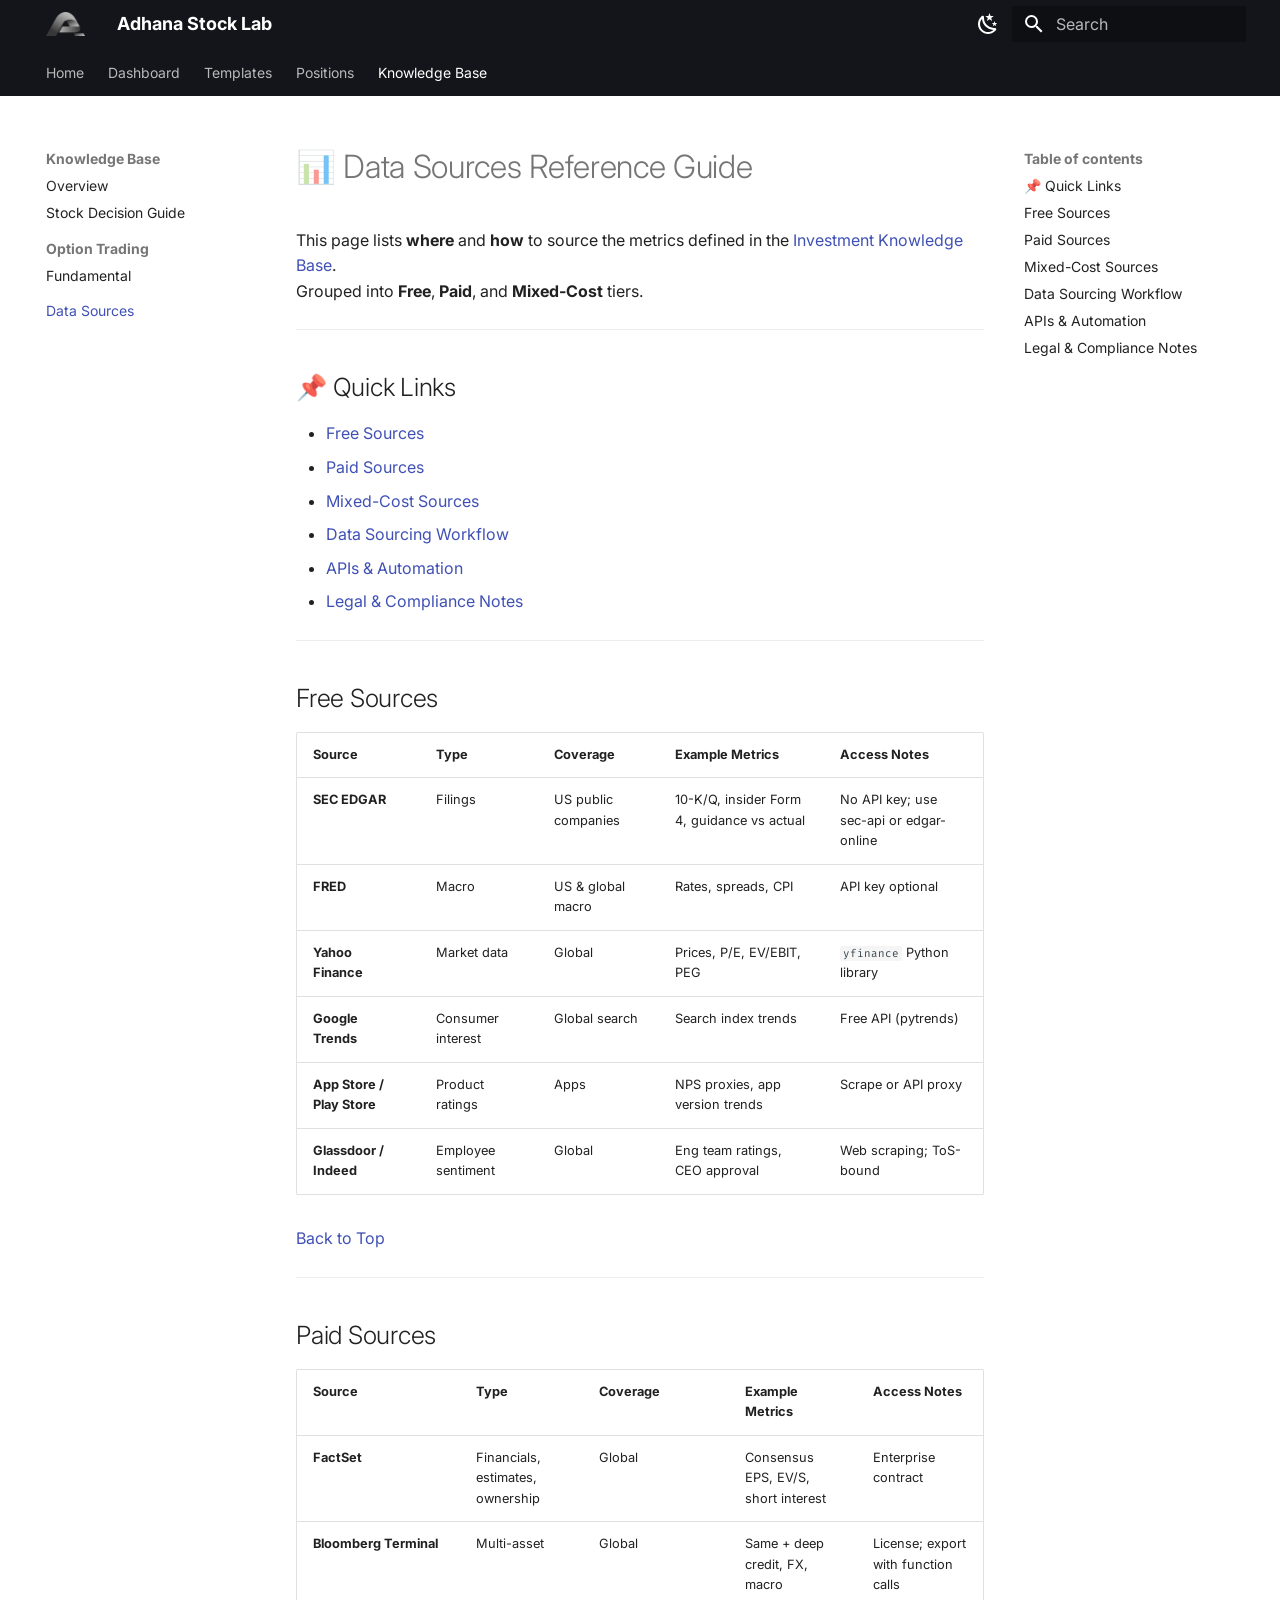
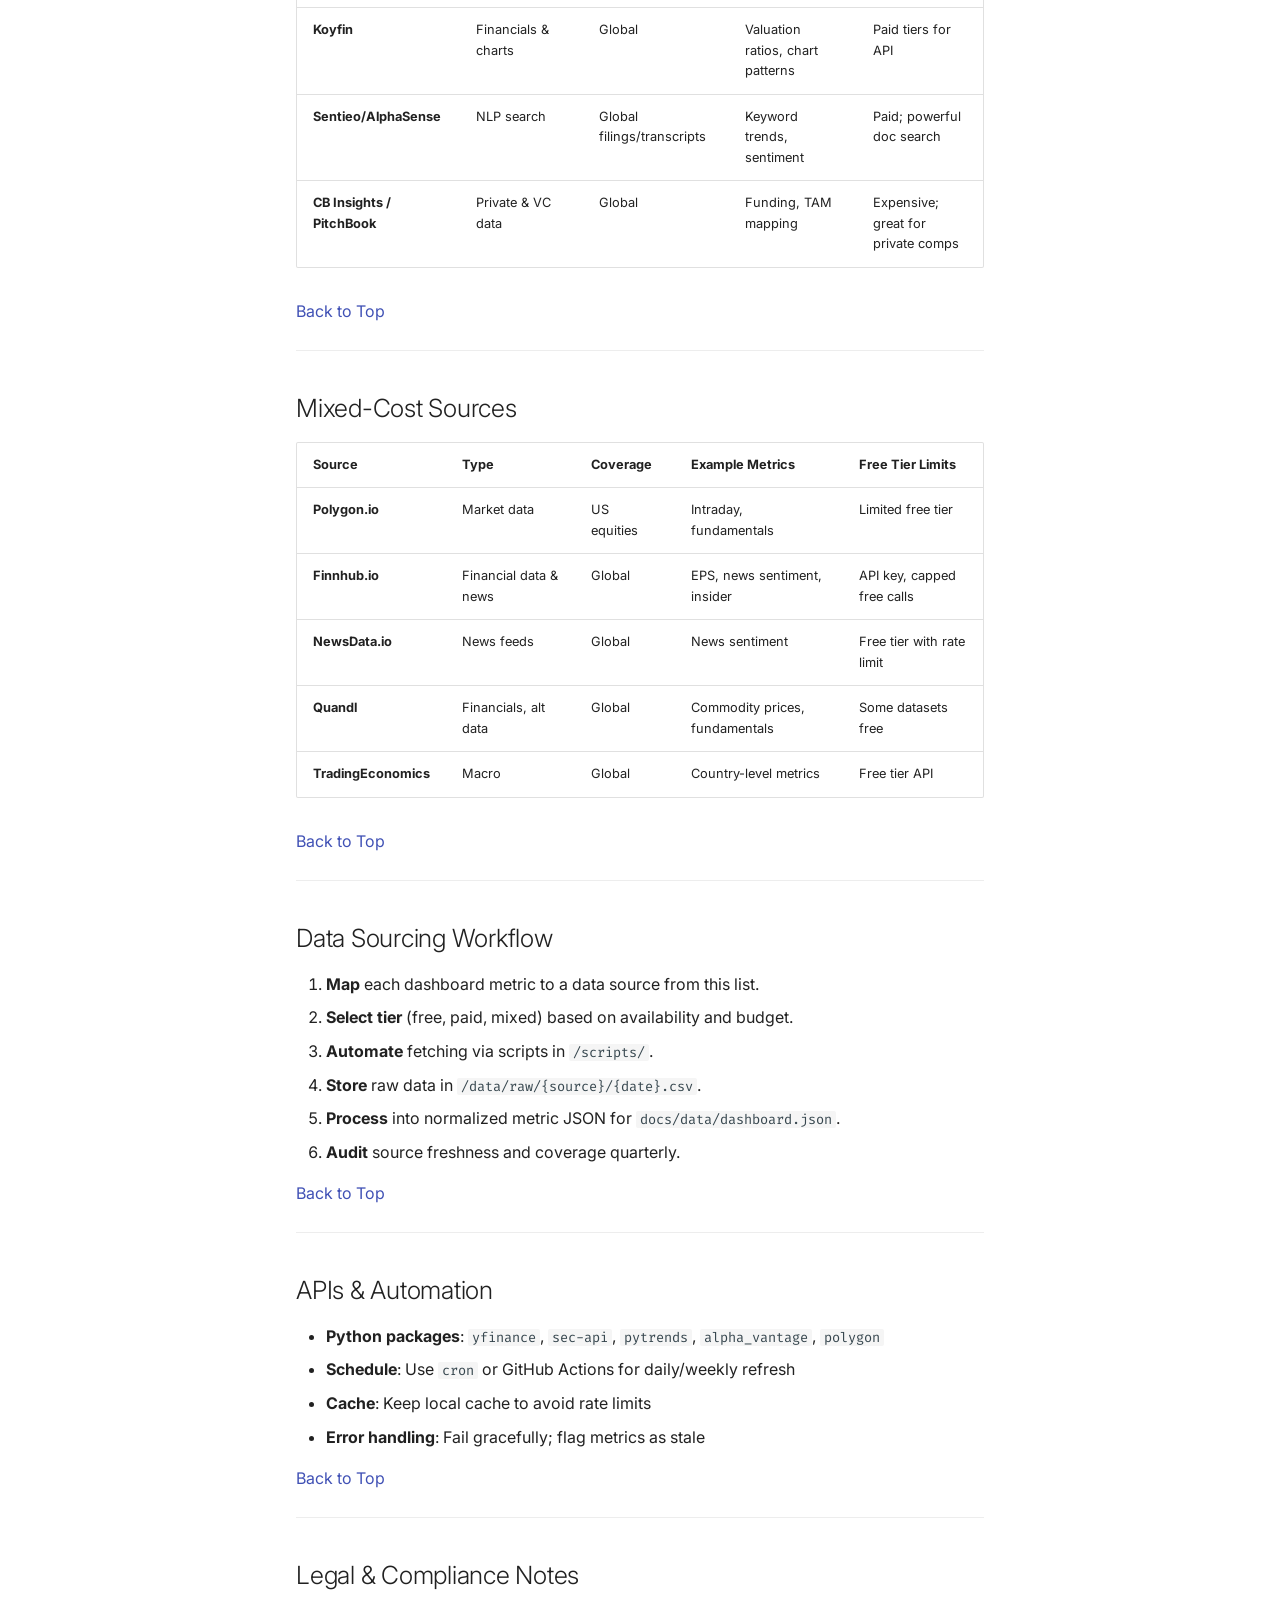
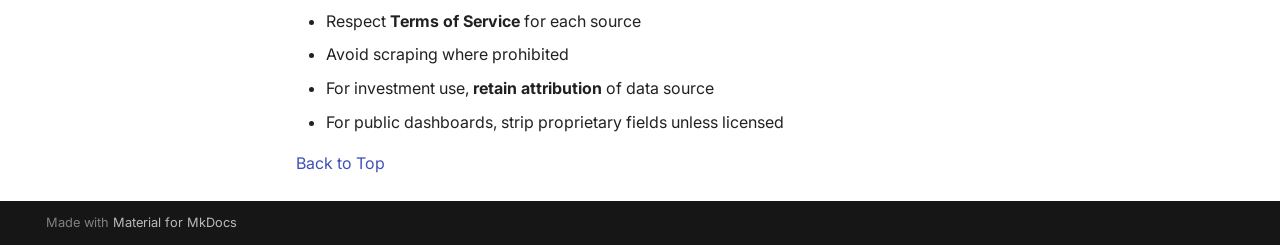
<file: knowledge-base/data-sources/index.html>
<!doctype html>
<html lang="en" class="no-js">
  <head>
    
      <meta charset="utf-8">
      <meta name="viewport" content="width=device-width,initial-scale=1">
      
      
      
        <link rel="canonical" href="https://adhanastock.github.io/knowledge-base/data-sources/">
      
      
        <link rel="prev" href="../02-option-trade/">
      
      
      
      <link rel="icon" href="../../assets/adhana.png">
      <meta name="generator" content="mkdocs-1.6.1, mkdocs-material-9.6.17">
    
    
      
        <title>Data Sources - Adhana Stock Lab</title>
      
    
    
      <link rel="stylesheet" href="../../assets/stylesheets/main.7e37652d.min.css">
      
        
        <link rel="stylesheet" href="../../assets/stylesheets/palette.06af60db.min.css">
      
      


    
    
      
    
    
      
        
        
        <link rel="preconnect" href="https://fonts.gstatic.com" crossorigin>
        <link rel="stylesheet" href="https://fonts.googleapis.com/css?family=Inter:300,300i,400,400i,700,700i%7CFira+Code:400,400i,700,700i&display=fallback">
        <style>:root{--md-text-font:"Inter";--md-code-font:"Fira Code"}</style>
      
    
    
    <script>__md_scope=new URL("../..",location),__md_hash=e=>[...e].reduce(((e,_)=>(e<<5)-e+_.charCodeAt(0)),0),__md_get=(e,_=localStorage,t=__md_scope)=>JSON.parse(_.getItem(t.pathname+"."+e)),__md_set=(e,_,t=localStorage,a=__md_scope)=>{try{t.setItem(a.pathname+"."+e,JSON.stringify(_))}catch(e){}}</script>
    
      

    
    
    
  </head>
  
  
    
    
      
    
    
    
    
    <body dir="ltr" data-md-color-scheme="default" data-md-color-primary="black" data-md-color-accent="blue-grey">
  
    
    <input class="md-toggle" data-md-toggle="drawer" type="checkbox" id="__drawer" autocomplete="off">
    <input class="md-toggle" data-md-toggle="search" type="checkbox" id="__search" autocomplete="off">
    <label class="md-overlay" for="__drawer"></label>
    <div data-md-component="skip">
      
        
        <a href="#data-sources-reference-guide" class="md-skip">
          Skip to content
        </a>
      
    </div>
    <div data-md-component="announce">
      
    </div>
    
    
      

<header class="md-header" data-md-component="header">
  <nav class="md-header__inner md-grid" aria-label="Header">
    <a href="../.." title="Adhana Stock Lab" class="md-header__button md-logo" aria-label="Adhana Stock Lab" data-md-component="logo">
      
  <img src="../../assets/adhana.png" alt="logo">

    </a>
    <label class="md-header__button md-icon" for="__drawer">
      
      <svg xmlns="http://www.w3.org/2000/svg" viewBox="0 0 24 24"><path d="M3 6h18v2H3zm0 5h18v2H3zm0 5h18v2H3z"/></svg>
    </label>
    <div class="md-header__title" data-md-component="header-title">
      <div class="md-header__ellipsis">
        <div class="md-header__topic">
          <span class="md-ellipsis">
            Adhana Stock Lab
          </span>
        </div>
        <div class="md-header__topic" data-md-component="header-topic">
          <span class="md-ellipsis">
            
              Data Sources
            
          </span>
        </div>
      </div>
    </div>
    
      
        <form class="md-header__option" data-md-component="palette">
  
    
    
    
    <input class="md-option" data-md-color-media="" data-md-color-scheme="default" data-md-color-primary="black" data-md-color-accent="blue-grey"  aria-label="Switch to dark mode"  type="radio" name="__palette" id="__palette_0">
    
      <label class="md-header__button md-icon" title="Switch to dark mode" for="__palette_1" hidden>
        <svg xmlns="http://www.w3.org/2000/svg" viewBox="0 0 24 24"><path d="m17.75 4.09-2.53 1.94.91 3.06-2.63-1.81-2.63 1.81.91-3.06-2.53-1.94L12.44 4l1.06-3 1.06 3zm3.5 6.91-1.64 1.25.59 1.98-1.7-1.17-1.7 1.17.59-1.98L15.75 11l2.06-.05L18.5 9l.69 1.95zm-2.28 4.95c.83-.08 1.72 1.1 1.19 1.85-.32.45-.66.87-1.08 1.27C15.17 23 8.84 23 4.94 19.07c-3.91-3.9-3.91-10.24 0-14.14.4-.4.82-.76 1.27-1.08.75-.53 1.93.36 1.85 1.19-.27 2.86.69 5.83 2.89 8.02a9.96 9.96 0 0 0 8.02 2.89m-1.64 2.02a12.08 12.08 0 0 1-7.8-3.47c-2.17-2.19-3.33-5-3.49-7.82-2.81 3.14-2.7 7.96.31 10.98 3.02 3.01 7.84 3.12 10.98.31"/></svg>
      </label>
    
  
    
    
    
    <input class="md-option" data-md-color-media="" data-md-color-scheme="slate" data-md-color-primary="black" data-md-color-accent="blue-grey"  aria-label="Switch to light mode"  type="radio" name="__palette" id="__palette_1">
    
      <label class="md-header__button md-icon" title="Switch to light mode" for="__palette_0" hidden>
        <svg xmlns="http://www.w3.org/2000/svg" viewBox="0 0 24 24"><path d="M12 7a5 5 0 0 1 5 5 5 5 0 0 1-5 5 5 5 0 0 1-5-5 5 5 0 0 1 5-5m0 2a3 3 0 0 0-3 3 3 3 0 0 0 3 3 3 3 0 0 0 3-3 3 3 0 0 0-3-3m0-7 2.39 3.42C13.65 5.15 12.84 5 12 5s-1.65.15-2.39.42zM3.34 7l4.16-.35A7.2 7.2 0 0 0 5.94 8.5c-.44.74-.69 1.5-.83 2.29zm.02 10 1.76-3.77a7.131 7.131 0 0 0 2.38 4.14zM20.65 7l-1.77 3.79a7.02 7.02 0 0 0-2.38-4.15zm-.01 10-4.14.36c.59-.51 1.12-1.14 1.54-1.86.42-.73.69-1.5.83-2.29zM12 22l-2.41-3.44c.74.27 1.55.44 2.41.44.82 0 1.63-.17 2.37-.44z"/></svg>
      </label>
    
  
</form>
      
    
    
      <script>var palette=__md_get("__palette");if(palette&&palette.color){if("(prefers-color-scheme)"===palette.color.media){var media=matchMedia("(prefers-color-scheme: light)"),input=document.querySelector(media.matches?"[data-md-color-media='(prefers-color-scheme: light)']":"[data-md-color-media='(prefers-color-scheme: dark)']");palette.color.media=input.getAttribute("data-md-color-media"),palette.color.scheme=input.getAttribute("data-md-color-scheme"),palette.color.primary=input.getAttribute("data-md-color-primary"),palette.color.accent=input.getAttribute("data-md-color-accent")}for(var[key,value]of Object.entries(palette.color))document.body.setAttribute("data-md-color-"+key,value)}</script>
    
    
    
      
      
        <label class="md-header__button md-icon" for="__search">
          
          <svg xmlns="http://www.w3.org/2000/svg" viewBox="0 0 24 24"><path d="M9.5 3A6.5 6.5 0 0 1 16 9.5c0 1.61-.59 3.09-1.56 4.23l.27.27h.79l5 5-1.5 1.5-5-5v-.79l-.27-.27A6.52 6.52 0 0 1 9.5 16 6.5 6.5 0 0 1 3 9.5 6.5 6.5 0 0 1 9.5 3m0 2C7 5 5 7 5 9.5S7 14 9.5 14 14 12 14 9.5 12 5 9.5 5"/></svg>
        </label>
        <div class="md-search" data-md-component="search" role="dialog">
  <label class="md-search__overlay" for="__search"></label>
  <div class="md-search__inner" role="search">
    <form class="md-search__form" name="search">
      <input type="text" class="md-search__input" name="query" aria-label="Search" placeholder="Search" autocapitalize="off" autocorrect="off" autocomplete="off" spellcheck="false" data-md-component="search-query" required>
      <label class="md-search__icon md-icon" for="__search">
        
        <svg xmlns="http://www.w3.org/2000/svg" viewBox="0 0 24 24"><path d="M9.5 3A6.5 6.5 0 0 1 16 9.5c0 1.61-.59 3.09-1.56 4.23l.27.27h.79l5 5-1.5 1.5-5-5v-.79l-.27-.27A6.52 6.52 0 0 1 9.5 16 6.5 6.5 0 0 1 3 9.5 6.5 6.5 0 0 1 9.5 3m0 2C7 5 5 7 5 9.5S7 14 9.5 14 14 12 14 9.5 12 5 9.5 5"/></svg>
        
        <svg xmlns="http://www.w3.org/2000/svg" viewBox="0 0 24 24"><path d="M20 11v2H8l5.5 5.5-1.42 1.42L4.16 12l7.92-7.92L13.5 5.5 8 11z"/></svg>
      </label>
      <nav class="md-search__options" aria-label="Search">
        
        <button type="reset" class="md-search__icon md-icon" title="Clear" aria-label="Clear" tabindex="-1">
          
          <svg xmlns="http://www.w3.org/2000/svg" viewBox="0 0 24 24"><path d="M19 6.41 17.59 5 12 10.59 6.41 5 5 6.41 10.59 12 5 17.59 6.41 19 12 13.41 17.59 19 19 17.59 13.41 12z"/></svg>
        </button>
      </nav>
      
    </form>
    <div class="md-search__output">
      <div class="md-search__scrollwrap" tabindex="0" data-md-scrollfix>
        <div class="md-search-result" data-md-component="search-result">
          <div class="md-search-result__meta">
            Initializing search
          </div>
          <ol class="md-search-result__list" role="presentation"></ol>
        </div>
      </div>
    </div>
  </div>
</div>
      
    
    
  </nav>
  
</header>
    
    <div class="md-container" data-md-component="container">
      
      
        
          
            
<nav class="md-tabs" aria-label="Tabs" data-md-component="tabs">
  <div class="md-grid">
    <ul class="md-tabs__list">
      
        
  
  
  
  
    <li class="md-tabs__item">
      <a href="../.." class="md-tabs__link">
        
  
  
    
  
  Home

      </a>
    </li>
  

      
        
  
  
  
  
    <li class="md-tabs__item">
      <a href="../../dashboard/dashboard/" class="md-tabs__link">
        
  
  
    
  
  Dashboard

      </a>
    </li>
  

      
        
  
  
  
  
    
    
      <li class="md-tabs__item">
        <a href="../../templates/stock-decision-template/" class="md-tabs__link">
          
  
  
  Templates

        </a>
      </li>
    
  

      
        
  
  
  
  
    
    
      <li class="md-tabs__item">
        <a href="../../positions/" class="md-tabs__link">
          
  
  
  Positions

        </a>
      </li>
    
  

      
        
  
  
  
    
  
  
    
    
      <li class="md-tabs__item md-tabs__item--active">
        <a href="../" class="md-tabs__link">
          
  
  
  Knowledge Base

        </a>
      </li>
    
  

      
    </ul>
  </div>
</nav>
          
        
      
      <main class="md-main" data-md-component="main">
        <div class="md-main__inner md-grid">
          
            
              
              <div class="md-sidebar md-sidebar--primary" data-md-component="sidebar" data-md-type="navigation" >
                <div class="md-sidebar__scrollwrap">
                  <div class="md-sidebar__inner">
                    


  


<nav class="md-nav md-nav--primary md-nav--lifted" aria-label="Navigation" data-md-level="0">
  <label class="md-nav__title" for="__drawer">
    <a href="../.." title="Adhana Stock Lab" class="md-nav__button md-logo" aria-label="Adhana Stock Lab" data-md-component="logo">
      
  <img src="../../assets/adhana.png" alt="logo">

    </a>
    Adhana Stock Lab
  </label>
  
  <ul class="md-nav__list" data-md-scrollfix>
    
      
      
  
  
  
  
    <li class="md-nav__item">
      <a href="../.." class="md-nav__link">
        
  
  
  <span class="md-ellipsis">
    Home
    
  </span>
  

      </a>
    </li>
  

    
      
      
  
  
  
  
    <li class="md-nav__item">
      <a href="../../dashboard/dashboard/" class="md-nav__link">
        
  
  
  <span class="md-ellipsis">
    Dashboard
    
  </span>
  

      </a>
    </li>
  

    
      
      
  
  
  
  
    
    
    
    
      
      
        
      
    
    
    <li class="md-nav__item md-nav__item--nested">
      
        
        
        <input class="md-nav__toggle md-toggle " type="checkbox" id="__nav_3" >
        
          
          <label class="md-nav__link" for="__nav_3" id="__nav_3_label" tabindex="0">
            
  
  
  <span class="md-ellipsis">
    Templates
    
  </span>
  

            <span class="md-nav__icon md-icon"></span>
          </label>
        
        <nav class="md-nav" data-md-level="1" aria-labelledby="__nav_3_label" aria-expanded="false">
          <label class="md-nav__title" for="__nav_3">
            <span class="md-nav__icon md-icon"></span>
            Templates
          </label>
          <ul class="md-nav__list" data-md-scrollfix>
            
              
                
  
  
  
  
    <li class="md-nav__item">
      <a href="../../templates/stock-decision-template/" class="md-nav__link">
        
  
  
  <span class="md-ellipsis">
    Full Memo
    
  </span>
  

      </a>
    </li>
  

              
            
              
                
  
  
  
  
    <li class="md-nav__item">
      <a href="../../templates/stock-one-pager/" class="md-nav__link">
        
  
  
  <span class="md-ellipsis">
    One-Pager
    
  </span>
  

      </a>
    </li>
  

              
            
          </ul>
        </nav>
      
    </li>
  

    
      
      
  
  
  
  
    
    
    
    
      
      
        
      
    
    
    <li class="md-nav__item md-nav__item--nested">
      
        
        
        <input class="md-nav__toggle md-toggle " type="checkbox" id="__nav_4" >
        
          
          <label class="md-nav__link" for="__nav_4" id="__nav_4_label" tabindex="0">
            
  
  
  <span class="md-ellipsis">
    Positions
    
  </span>
  

            <span class="md-nav__icon md-icon"></span>
          </label>
        
        <nav class="md-nav" data-md-level="1" aria-labelledby="__nav_4_label" aria-expanded="false">
          <label class="md-nav__title" for="__nav_4">
            <span class="md-nav__icon md-icon"></span>
            Positions
          </label>
          <ul class="md-nav__list" data-md-scrollfix>
            
              
                
  
  
  
  
    <li class="md-nav__item">
      <a href="../../positions/" class="md-nav__link">
        
  
  
  <span class="md-ellipsis">
    README
    
  </span>
  

      </a>
    </li>
  

              
            
          </ul>
        </nav>
      
    </li>
  

    
      
      
  
  
    
  
  
  
    
    
    
    
      
        
        
      
      
        
      
    
    
    <li class="md-nav__item md-nav__item--active md-nav__item--section md-nav__item--nested">
      
        
        
        <input class="md-nav__toggle md-toggle " type="checkbox" id="__nav_5" checked>
        
          
          <label class="md-nav__link" for="__nav_5" id="__nav_5_label" tabindex="">
            
  
  
  <span class="md-ellipsis">
    Knowledge Base
    
  </span>
  

            <span class="md-nav__icon md-icon"></span>
          </label>
        
        <nav class="md-nav" data-md-level="1" aria-labelledby="__nav_5_label" aria-expanded="true">
          <label class="md-nav__title" for="__nav_5">
            <span class="md-nav__icon md-icon"></span>
            Knowledge Base
          </label>
          <ul class="md-nav__list" data-md-scrollfix>
            
              
                
  
  
  
  
    <li class="md-nav__item">
      <a href="../" class="md-nav__link">
        
  
  
  <span class="md-ellipsis">
    Overview
    
  </span>
  

      </a>
    </li>
  

              
            
              
                
  
  
  
  
    <li class="md-nav__item">
      <a href="../stock-decision-guide/" class="md-nav__link">
        
  
  
  <span class="md-ellipsis">
    Stock Decision Guide
    
  </span>
  

      </a>
    </li>
  

              
            
              
                
  
  
  
  
    
    
    
    
      
      
        
          
          
        
      
    
    
    <li class="md-nav__item md-nav__item--section md-nav__item--nested">
      
        
        
        <input class="md-nav__toggle md-toggle " type="checkbox" id="__nav_5_3" >
        
          
          <label class="md-nav__link" for="__nav_5_3" id="__nav_5_3_label" tabindex="">
            
  
  
  <span class="md-ellipsis">
    Option Trading
    
  </span>
  

            <span class="md-nav__icon md-icon"></span>
          </label>
        
        <nav class="md-nav" data-md-level="2" aria-labelledby="__nav_5_3_label" aria-expanded="false">
          <label class="md-nav__title" for="__nav_5_3">
            <span class="md-nav__icon md-icon"></span>
            Option Trading
          </label>
          <ul class="md-nav__list" data-md-scrollfix>
            
              
                
  
  
  
  
    <li class="md-nav__item">
      <a href="../02-option-trade/" class="md-nav__link">
        
  
  
  <span class="md-ellipsis">
    Fundamental
    
  </span>
  

      </a>
    </li>
  

              
            
          </ul>
        </nav>
      
    </li>
  

              
            
              
                
  
  
    
  
  
  
    <li class="md-nav__item md-nav__item--active">
      
      <input class="md-nav__toggle md-toggle" type="checkbox" id="__toc">
      
      
        
      
      
        <label class="md-nav__link md-nav__link--active" for="__toc">
          
  
  
  <span class="md-ellipsis">
    Data Sources
    
  </span>
  

          <span class="md-nav__icon md-icon"></span>
        </label>
      
      <a href="./" class="md-nav__link md-nav__link--active">
        
  
  
  <span class="md-ellipsis">
    Data Sources
    
  </span>
  

      </a>
      
        

<nav class="md-nav md-nav--secondary" aria-label="Table of contents">
  
  
  
    
  
  
    <label class="md-nav__title" for="__toc">
      <span class="md-nav__icon md-icon"></span>
      Table of contents
    </label>
    <ul class="md-nav__list" data-md-component="toc" data-md-scrollfix>
      
        <li class="md-nav__item">
  <a href="#quick-links" class="md-nav__link">
    <span class="md-ellipsis">
      📌 Quick Links
    </span>
  </a>
  
</li>
      
        <li class="md-nav__item">
  <a href="#free-sources" class="md-nav__link">
    <span class="md-ellipsis">
      Free Sources
    </span>
  </a>
  
</li>
      
        <li class="md-nav__item">
  <a href="#paid-sources" class="md-nav__link">
    <span class="md-ellipsis">
      Paid Sources
    </span>
  </a>
  
</li>
      
        <li class="md-nav__item">
  <a href="#mixed-cost-sources" class="md-nav__link">
    <span class="md-ellipsis">
      Mixed-Cost Sources
    </span>
  </a>
  
</li>
      
        <li class="md-nav__item">
  <a href="#data-sourcing-workflow" class="md-nav__link">
    <span class="md-ellipsis">
      Data Sourcing Workflow
    </span>
  </a>
  
</li>
      
        <li class="md-nav__item">
  <a href="#apis-automation" class="md-nav__link">
    <span class="md-ellipsis">
      APIs &amp; Automation
    </span>
  </a>
  
</li>
      
        <li class="md-nav__item">
  <a href="#legal-compliance-notes" class="md-nav__link">
    <span class="md-ellipsis">
      Legal &amp; Compliance Notes
    </span>
  </a>
  
</li>
      
    </ul>
  
</nav>
      
    </li>
  

              
            
          </ul>
        </nav>
      
    </li>
  

    
  </ul>
</nav>
                  </div>
                </div>
              </div>
            
            
              
              <div class="md-sidebar md-sidebar--secondary" data-md-component="sidebar" data-md-type="toc" >
                <div class="md-sidebar__scrollwrap">
                  <div class="md-sidebar__inner">
                    

<nav class="md-nav md-nav--secondary" aria-label="Table of contents">
  
  
  
    
  
  
    <label class="md-nav__title" for="__toc">
      <span class="md-nav__icon md-icon"></span>
      Table of contents
    </label>
    <ul class="md-nav__list" data-md-component="toc" data-md-scrollfix>
      
        <li class="md-nav__item">
  <a href="#quick-links" class="md-nav__link">
    <span class="md-ellipsis">
      📌 Quick Links
    </span>
  </a>
  
</li>
      
        <li class="md-nav__item">
  <a href="#free-sources" class="md-nav__link">
    <span class="md-ellipsis">
      Free Sources
    </span>
  </a>
  
</li>
      
        <li class="md-nav__item">
  <a href="#paid-sources" class="md-nav__link">
    <span class="md-ellipsis">
      Paid Sources
    </span>
  </a>
  
</li>
      
        <li class="md-nav__item">
  <a href="#mixed-cost-sources" class="md-nav__link">
    <span class="md-ellipsis">
      Mixed-Cost Sources
    </span>
  </a>
  
</li>
      
        <li class="md-nav__item">
  <a href="#data-sourcing-workflow" class="md-nav__link">
    <span class="md-ellipsis">
      Data Sourcing Workflow
    </span>
  </a>
  
</li>
      
        <li class="md-nav__item">
  <a href="#apis-automation" class="md-nav__link">
    <span class="md-ellipsis">
      APIs &amp; Automation
    </span>
  </a>
  
</li>
      
        <li class="md-nav__item">
  <a href="#legal-compliance-notes" class="md-nav__link">
    <span class="md-ellipsis">
      Legal &amp; Compliance Notes
    </span>
  </a>
  
</li>
      
    </ul>
  
</nav>
                  </div>
                </div>
              </div>
            
          
          
            <div class="md-content" data-md-component="content">
              <article class="md-content__inner md-typeset">
                
                  



<h1 id="data-sources-reference-guide">📊 Data Sources Reference Guide<a class="headerlink" href="#data-sources-reference-guide" title="Permanent link">&para;</a></h1>
<p>This page lists <strong>where</strong> and <strong>how</strong> to source the metrics defined in the <a href="../">Investment Knowledge Base</a>.<br />
Grouped into <strong>Free</strong>, <strong>Paid</strong>, and <strong>Mixed-Cost</strong> tiers.</p>
<hr />
<h2 id="quick-links">📌 Quick Links<a class="headerlink" href="#quick-links" title="Permanent link">&para;</a></h2>
<ul>
<li><a href="#free-sources">Free Sources</a></li>
<li><a href="#paid-sources">Paid Sources</a></li>
<li><a href="#mixed-cost-sources">Mixed-Cost Sources</a></li>
<li><a href="#data-sourcing-workflow">Data Sourcing Workflow</a></li>
<li><a href="#apis--automation">APIs &amp; Automation</a></li>
<li><a href="#legal--compliance-notes">Legal &amp; Compliance Notes</a></li>
</ul>
<hr />
<h2 id="free-sources">Free Sources<a class="headerlink" href="#free-sources" title="Permanent link">&para;</a></h2>
<table>
<thead>
<tr>
<th>Source</th>
<th>Type</th>
<th>Coverage</th>
<th>Example Metrics</th>
<th>Access Notes</th>
</tr>
</thead>
<tbody>
<tr>
<td><strong>SEC EDGAR</strong></td>
<td>Filings</td>
<td>US public companies</td>
<td>10-K/Q, insider Form 4, guidance vs actual</td>
<td>No API key; use sec-api or edgar-online</td>
</tr>
<tr>
<td><strong>FRED</strong></td>
<td>Macro</td>
<td>US &amp; global macro</td>
<td>Rates, spreads, CPI</td>
<td>API key optional</td>
</tr>
<tr>
<td><strong>Yahoo Finance</strong></td>
<td>Market data</td>
<td>Global</td>
<td>Prices, P/E, EV/EBIT, PEG</td>
<td><code>yfinance</code> Python library</td>
</tr>
<tr>
<td><strong>Google Trends</strong></td>
<td>Consumer interest</td>
<td>Global search</td>
<td>Search index trends</td>
<td>Free API (pytrends)</td>
</tr>
<tr>
<td><strong>App Store / Play Store</strong></td>
<td>Product ratings</td>
<td>Apps</td>
<td>NPS proxies, app version trends</td>
<td>Scrape or API proxy</td>
</tr>
<tr>
<td><strong>Glassdoor / Indeed</strong></td>
<td>Employee sentiment</td>
<td>Global</td>
<td>Eng team ratings, CEO approval</td>
<td>Web scraping; ToS-bound</td>
</tr>
</tbody>
</table>
<p><a href="#-data-sources-reference-guide">Back to Top</a></p>
<hr />
<h2 id="paid-sources">Paid Sources<a class="headerlink" href="#paid-sources" title="Permanent link">&para;</a></h2>
<table>
<thead>
<tr>
<th>Source</th>
<th>Type</th>
<th>Coverage</th>
<th>Example Metrics</th>
<th>Access Notes</th>
</tr>
</thead>
<tbody>
<tr>
<td><strong>FactSet</strong></td>
<td>Financials, estimates, ownership</td>
<td>Global</td>
<td>Consensus EPS, EV/S, short interest</td>
<td>Enterprise contract</td>
</tr>
<tr>
<td><strong>Bloomberg Terminal</strong></td>
<td>Multi-asset</td>
<td>Global</td>
<td>Same + deep credit, FX, macro</td>
<td>License; export with function calls</td>
</tr>
<tr>
<td><strong>Koyfin</strong></td>
<td>Financials &amp; charts</td>
<td>Global</td>
<td>Valuation ratios, chart patterns</td>
<td>Paid tiers for API</td>
</tr>
<tr>
<td><strong>Sentieo/AlphaSense</strong></td>
<td>NLP search</td>
<td>Global filings/transcripts</td>
<td>Keyword trends, sentiment</td>
<td>Paid; powerful doc search</td>
</tr>
<tr>
<td><strong>CB Insights / PitchBook</strong></td>
<td>Private &amp; VC data</td>
<td>Global</td>
<td>Funding, TAM mapping</td>
<td>Expensive; great for private comps</td>
</tr>
</tbody>
</table>
<p><a href="#-data-sources-reference-guide">Back to Top</a></p>
<hr />
<h2 id="mixed-cost-sources">Mixed-Cost Sources<a class="headerlink" href="#mixed-cost-sources" title="Permanent link">&para;</a></h2>
<table>
<thead>
<tr>
<th>Source</th>
<th>Type</th>
<th>Coverage</th>
<th>Example Metrics</th>
<th>Free Tier Limits</th>
</tr>
</thead>
<tbody>
<tr>
<td><strong>Polygon.io</strong></td>
<td>Market data</td>
<td>US equities</td>
<td>Intraday, fundamentals</td>
<td>Limited free tier</td>
</tr>
<tr>
<td><strong>Finnhub.io</strong></td>
<td>Financial data &amp; news</td>
<td>Global</td>
<td>EPS, news sentiment, insider</td>
<td>API key, capped free calls</td>
</tr>
<tr>
<td><strong>NewsData.io</strong></td>
<td>News feeds</td>
<td>Global</td>
<td>News sentiment</td>
<td>Free tier with rate limit</td>
</tr>
<tr>
<td><strong>Quandl</strong></td>
<td>Financials, alt data</td>
<td>Global</td>
<td>Commodity prices, fundamentals</td>
<td>Some datasets free</td>
</tr>
<tr>
<td><strong>TradingEconomics</strong></td>
<td>Macro</td>
<td>Global</td>
<td>Country-level metrics</td>
<td>Free tier API</td>
</tr>
</tbody>
</table>
<p><a href="#-data-sources-reference-guide">Back to Top</a></p>
<hr />
<h2 id="data-sourcing-workflow">Data Sourcing Workflow<a class="headerlink" href="#data-sourcing-workflow" title="Permanent link">&para;</a></h2>
<ol>
<li><strong>Map</strong> each dashboard metric to a data source from this list.  </li>
<li><strong>Select tier</strong> (free, paid, mixed) based on availability and budget.  </li>
<li><strong>Automate</strong> fetching via scripts in <code>/scripts/</code>.  </li>
<li><strong>Store</strong> raw data in <code>/data/raw/{source}/{date}.csv</code>.  </li>
<li><strong>Process</strong> into normalized metric JSON for <code>docs/data/dashboard.json</code>.  </li>
<li><strong>Audit</strong> source freshness and coverage quarterly.</li>
</ol>
<p><a href="#-data-sources-reference-guide">Back to Top</a></p>
<hr />
<h2 id="apis-automation">APIs &amp; Automation<a class="headerlink" href="#apis-automation" title="Permanent link">&para;</a></h2>
<ul>
<li><strong>Python packages</strong>: <code>yfinance</code>, <code>sec-api</code>, <code>pytrends</code>, <code>alpha_vantage</code>, <code>polygon</code></li>
<li><strong>Schedule</strong>: Use <code>cron</code> or GitHub Actions for daily/weekly refresh</li>
<li><strong>Cache</strong>: Keep local cache to avoid rate limits</li>
<li><strong>Error handling</strong>: Fail gracefully; flag metrics as stale</li>
</ul>
<p><a href="#-data-sources-reference-guide">Back to Top</a></p>
<hr />
<h2 id="legal-compliance-notes">Legal &amp; Compliance Notes<a class="headerlink" href="#legal-compliance-notes" title="Permanent link">&para;</a></h2>
<ul>
<li>Respect <strong>Terms of Service</strong> for each source  </li>
<li>Avoid scraping where prohibited  </li>
<li>For investment use, <strong>retain attribution</strong> of data source  </li>
<li>For public dashboards, strip proprietary fields unless licensed</li>
</ul>
<p><a href="#-data-sources-reference-guide">Back to Top</a></p>












                
              </article>
            </div>
          
          
<script>var target=document.getElementById(location.hash.slice(1));target&&target.name&&(target.checked=target.name.startsWith("__tabbed_"))</script>
        </div>
        
          <button type="button" class="md-top md-icon" data-md-component="top" hidden>
  
  <svg xmlns="http://www.w3.org/2000/svg" viewBox="0 0 24 24"><path d="M13 20h-2V8l-5.5 5.5-1.42-1.42L12 4.16l7.92 7.92-1.42 1.42L13 8z"/></svg>
  Back to top
</button>
        
      </main>
      
        <footer class="md-footer">
  
  <div class="md-footer-meta md-typeset">
    <div class="md-footer-meta__inner md-grid">
      <div class="md-copyright">
  
  
    Made with
    <a href="https://squidfunk.github.io/mkdocs-material/" target="_blank" rel="noopener">
      Material for MkDocs
    </a>
  
</div>
      
    </div>
  </div>
</footer>
      
    </div>
    <div class="md-dialog" data-md-component="dialog">
      <div class="md-dialog__inner md-typeset"></div>
    </div>
    
    
    
      
      <script id="__config" type="application/json">{"base": "../..", "features": ["navigation.tabs", "navigation.sections", "navigation.top", "content.code.copy", "toc.follow"], "search": "../../assets/javascripts/workers/search.973d3a69.min.js", "tags": null, "translations": {"clipboard.copied": "Copied to clipboard", "clipboard.copy": "Copy to clipboard", "search.result.more.one": "1 more on this page", "search.result.more.other": "# more on this page", "search.result.none": "No matching documents", "search.result.one": "1 matching document", "search.result.other": "# matching documents", "search.result.placeholder": "Type to start searching", "search.result.term.missing": "Missing", "select.version": "Select version"}, "version": null}</script>
    
    
      <script src="../../assets/javascripts/bundle.92b07e13.min.js"></script>
      
    
  </body>
</html>
</file>
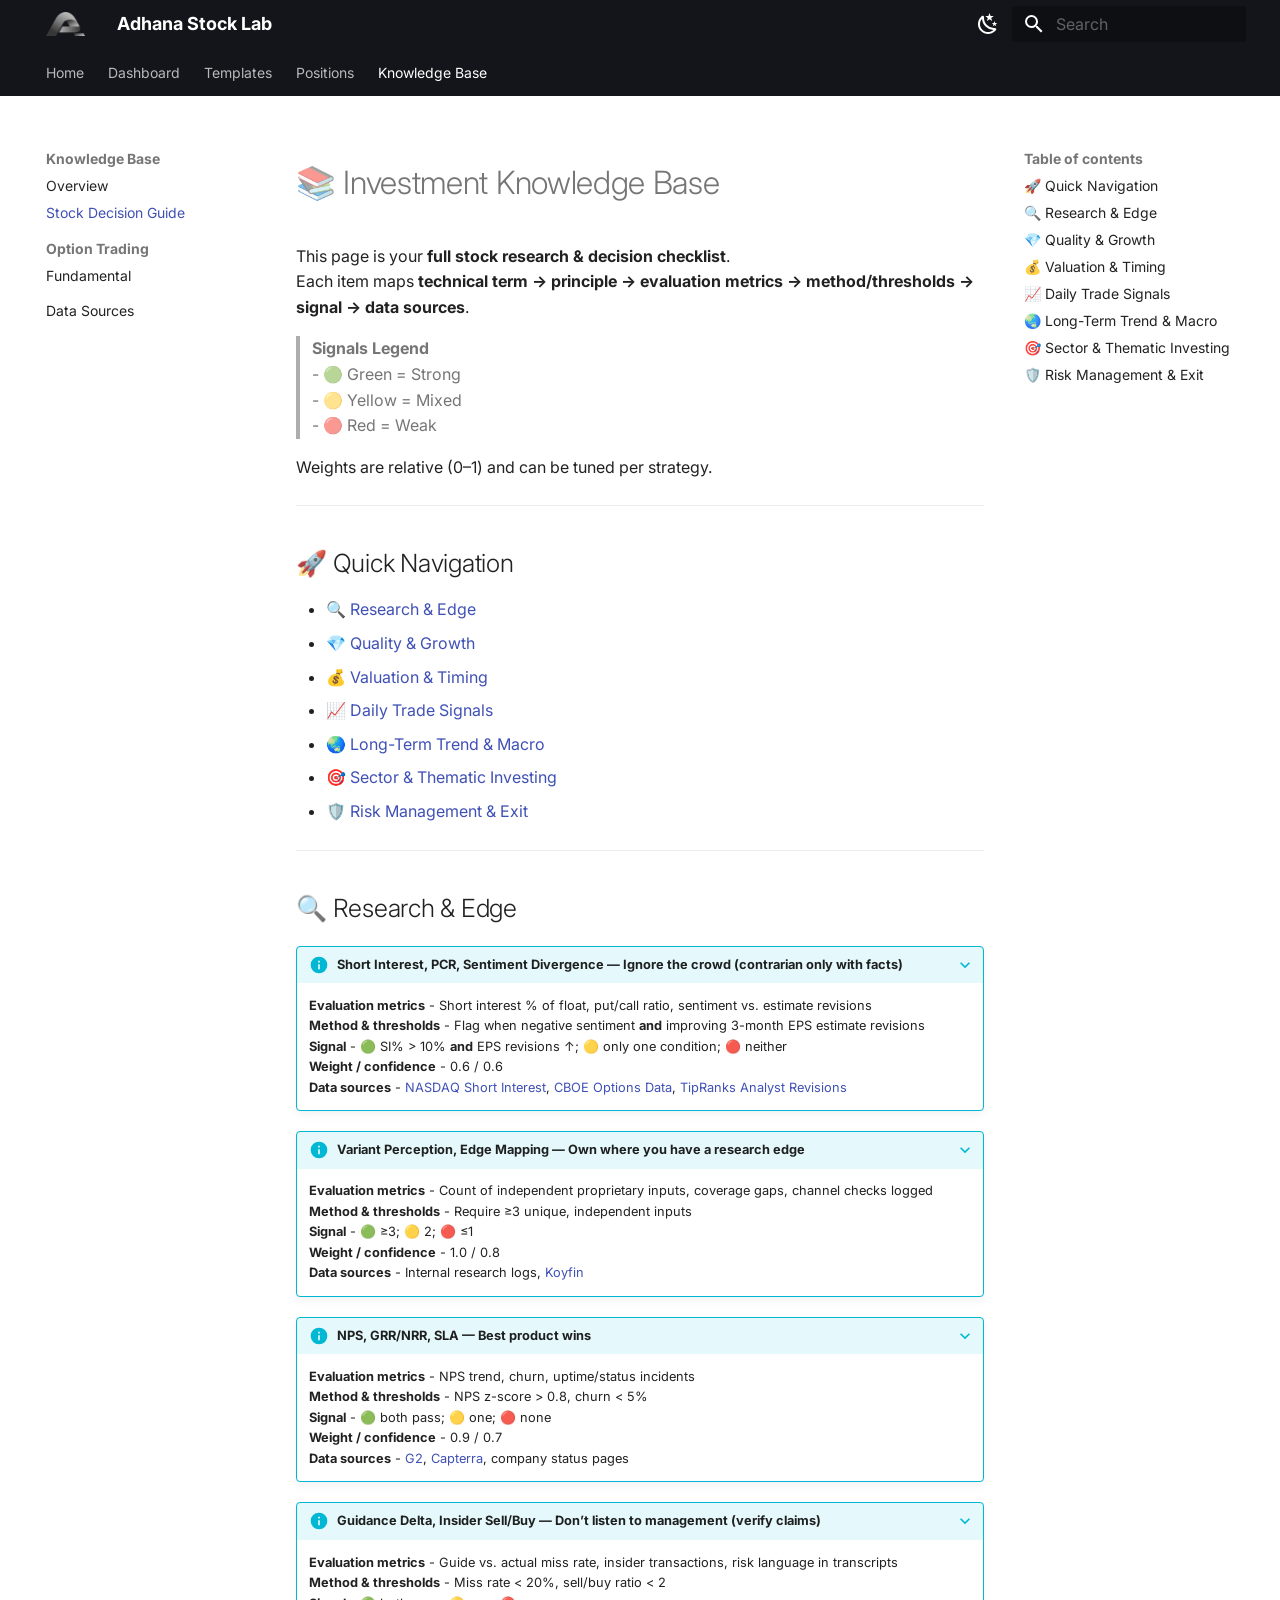
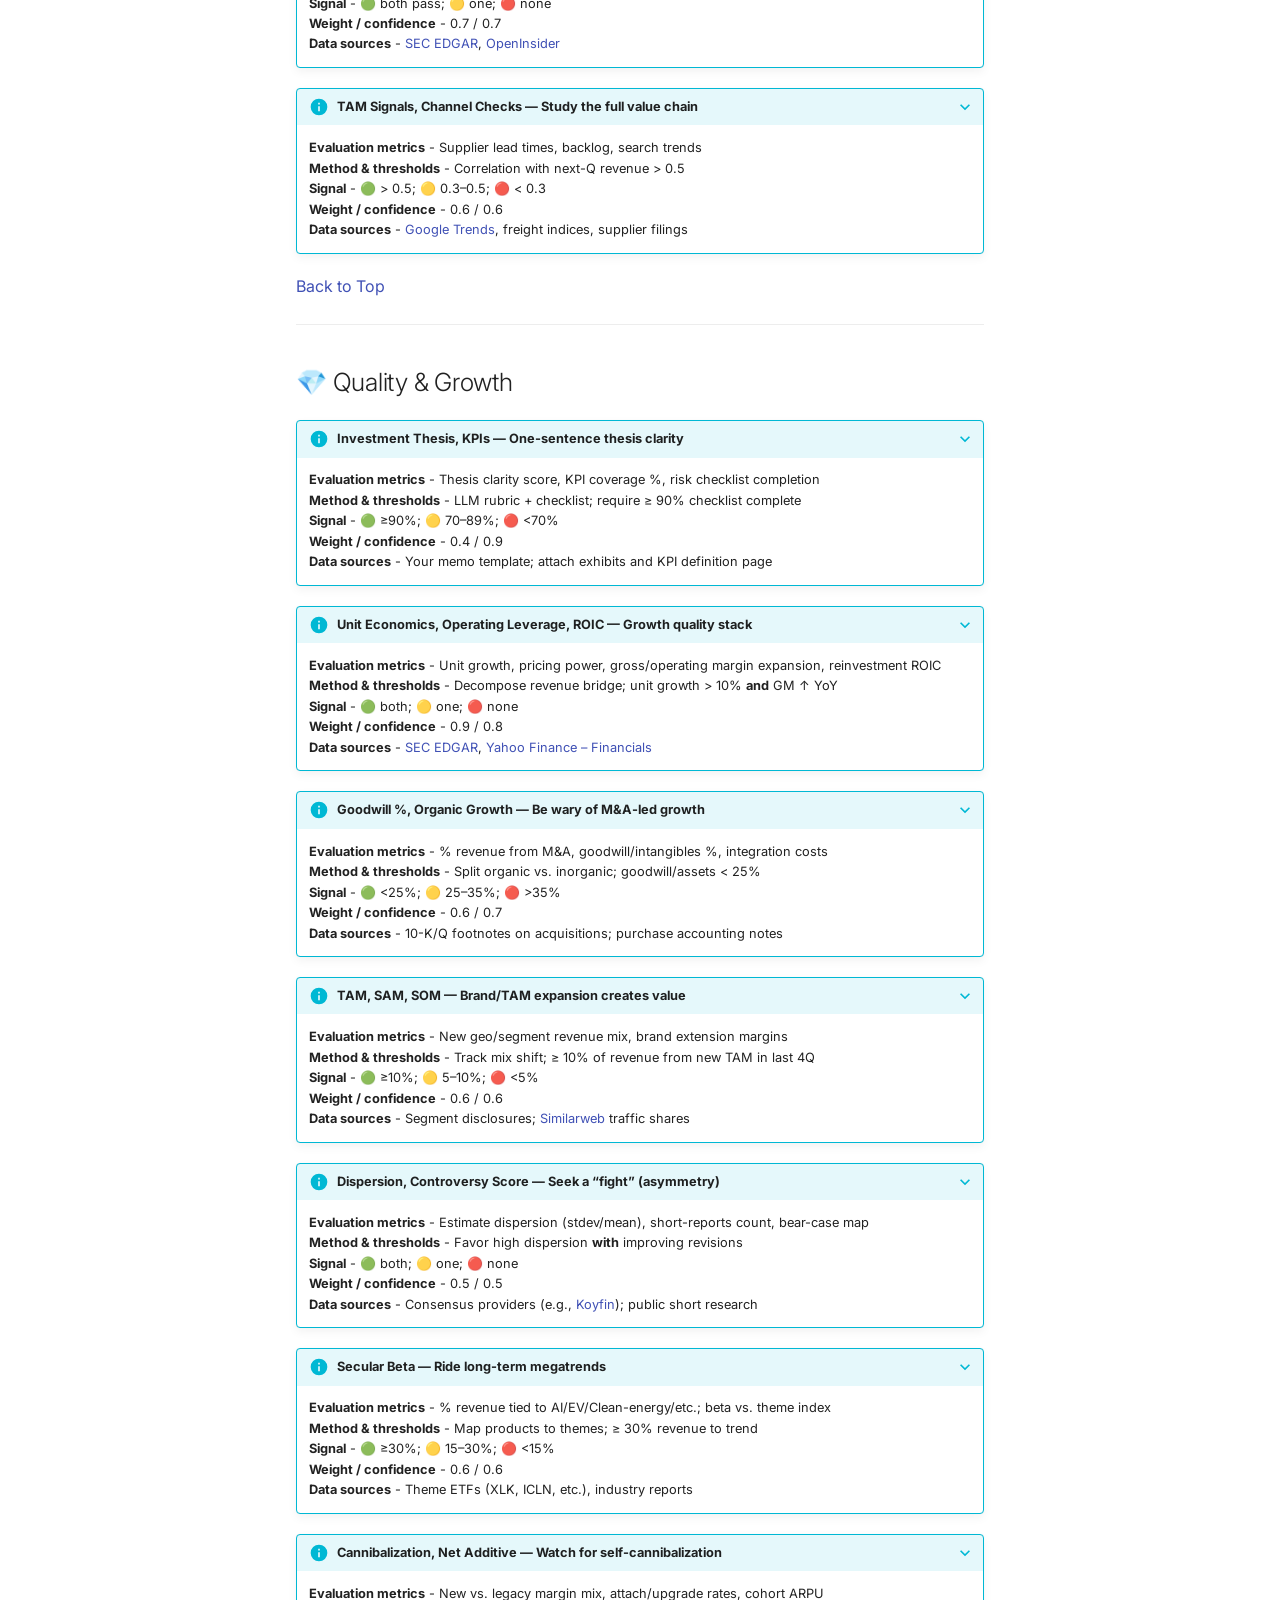
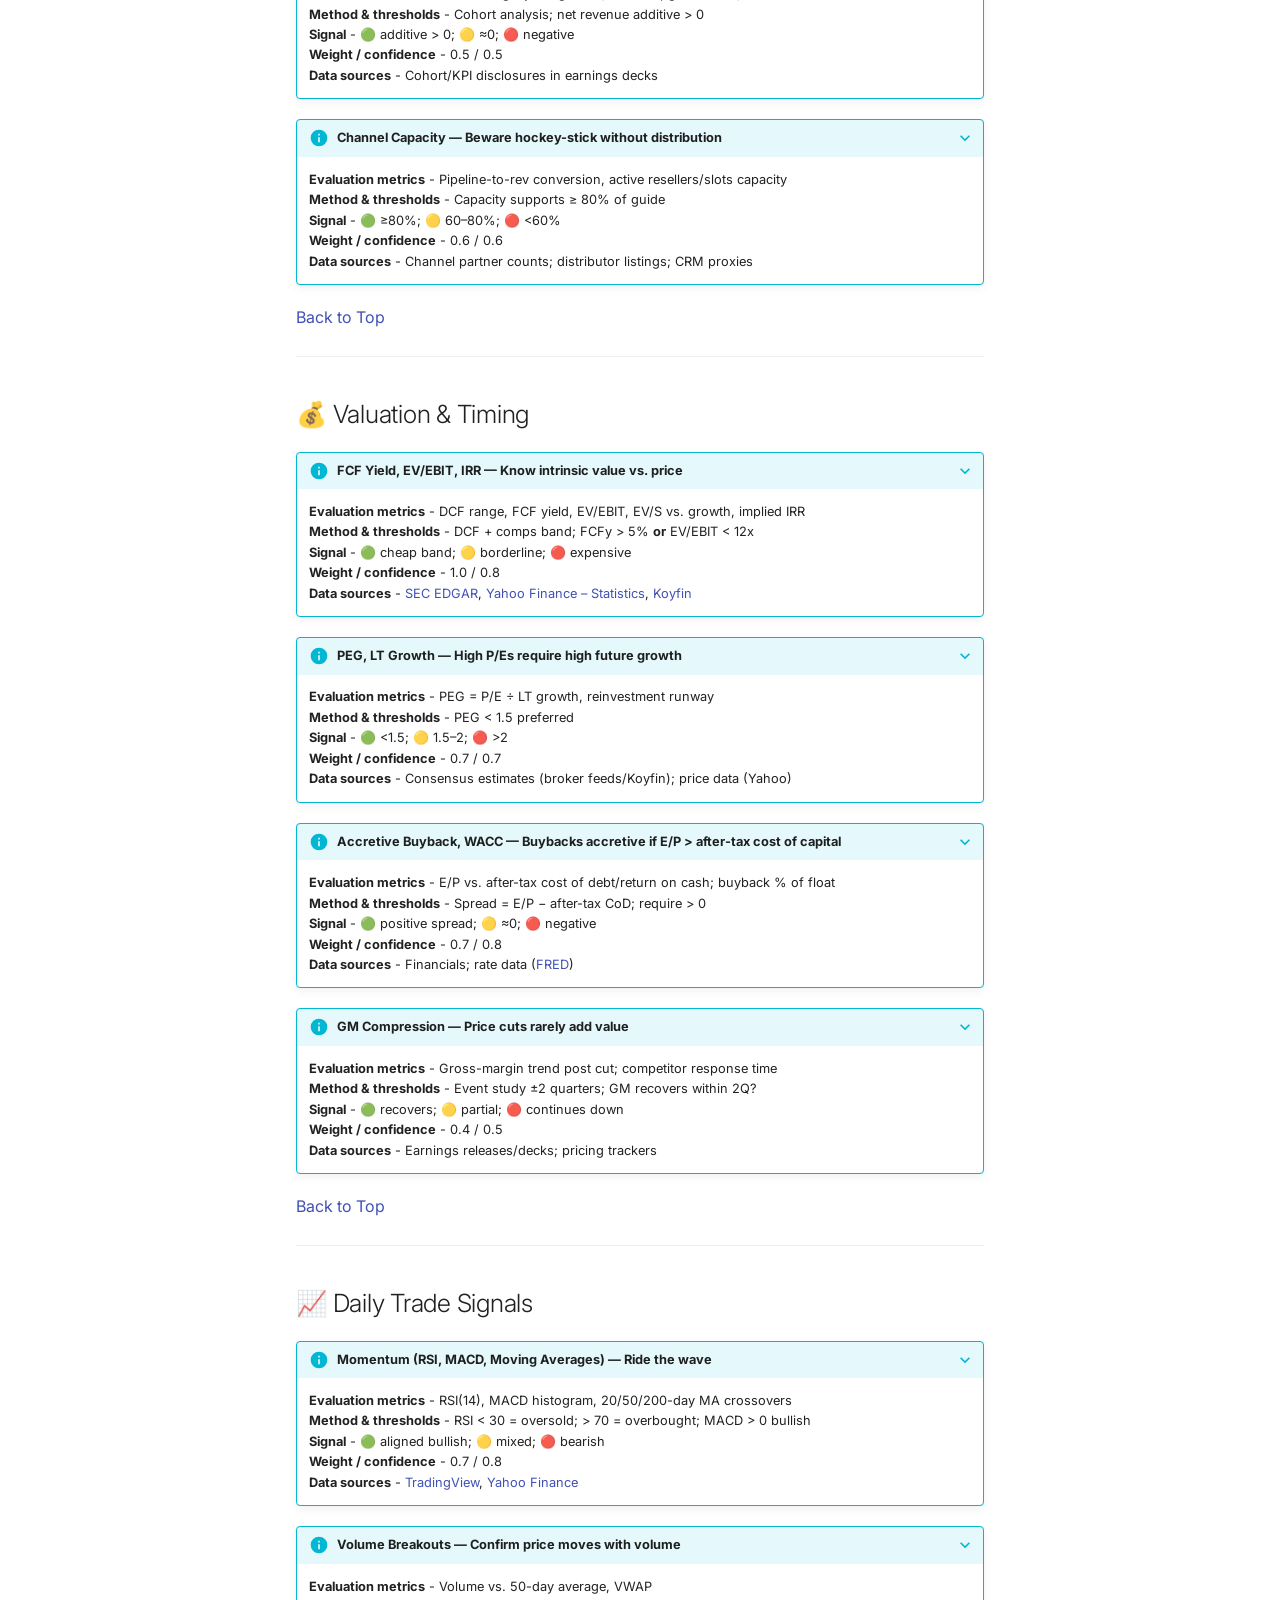
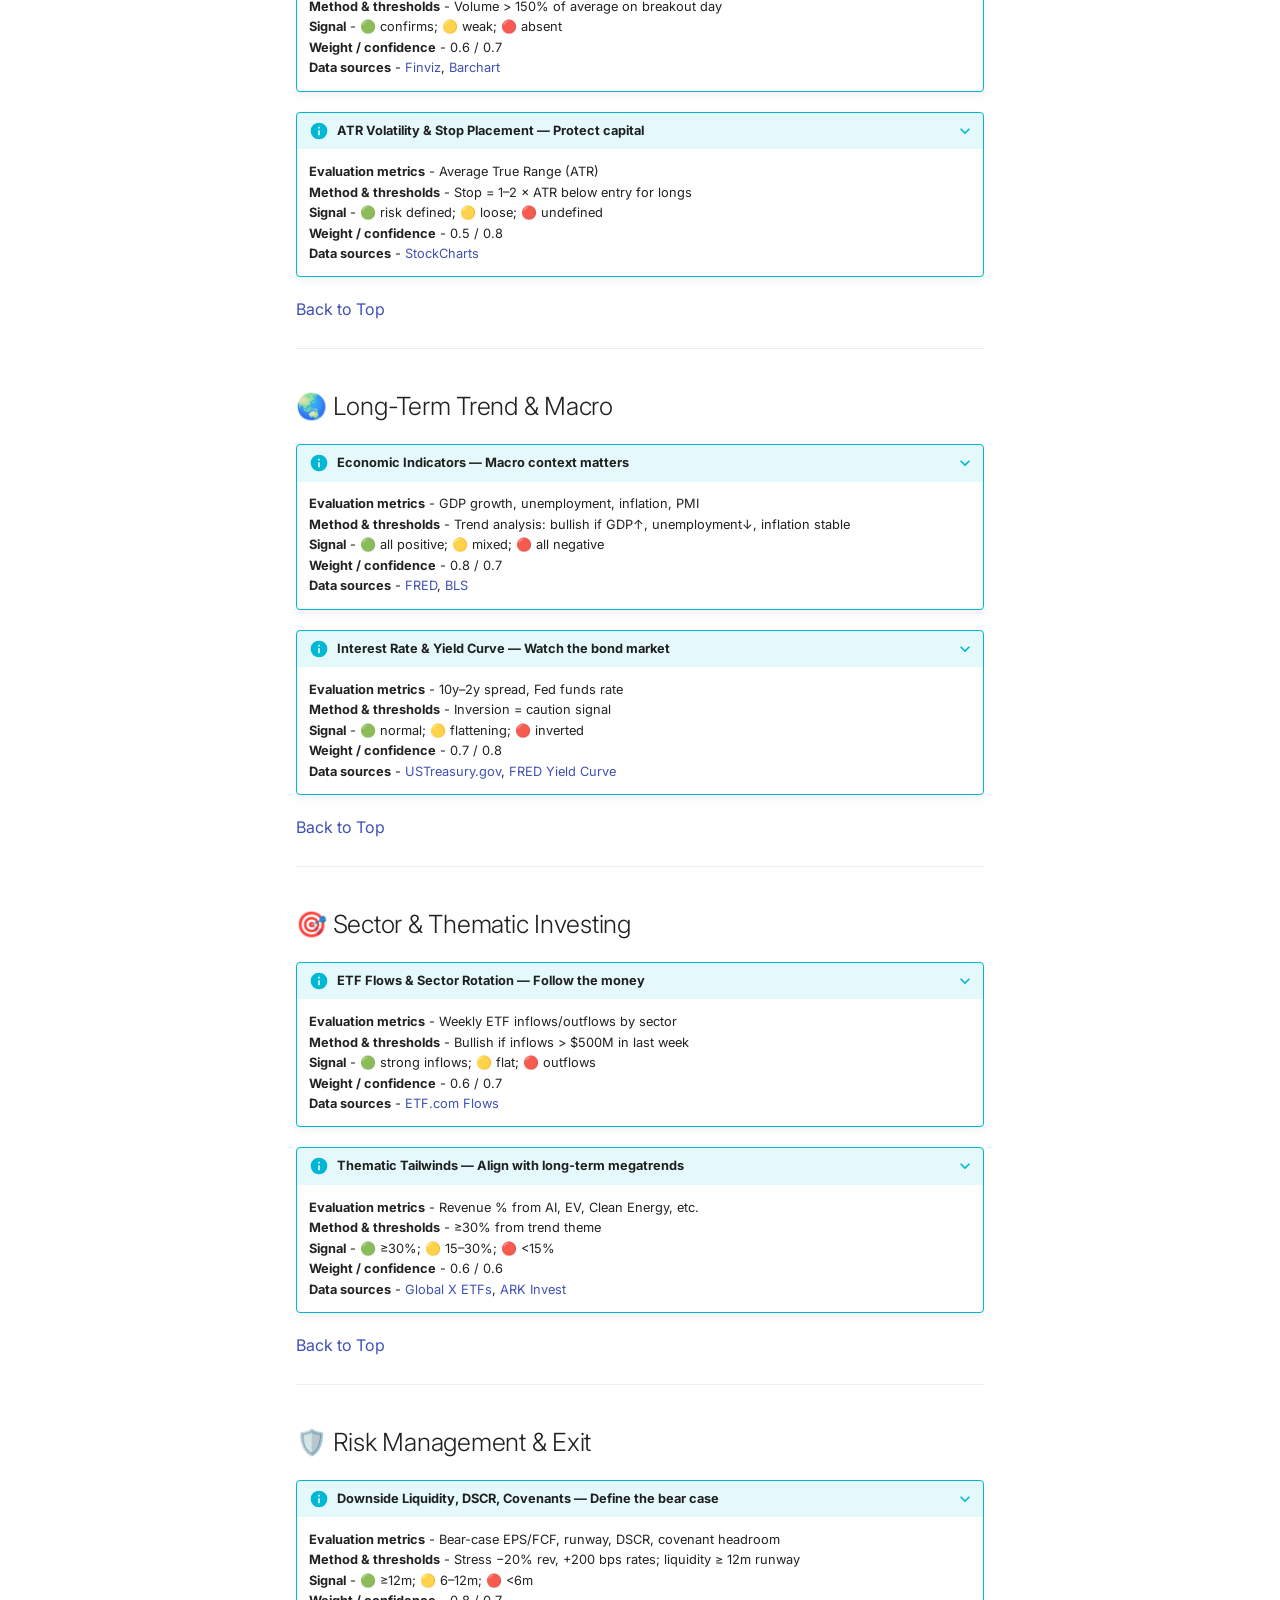
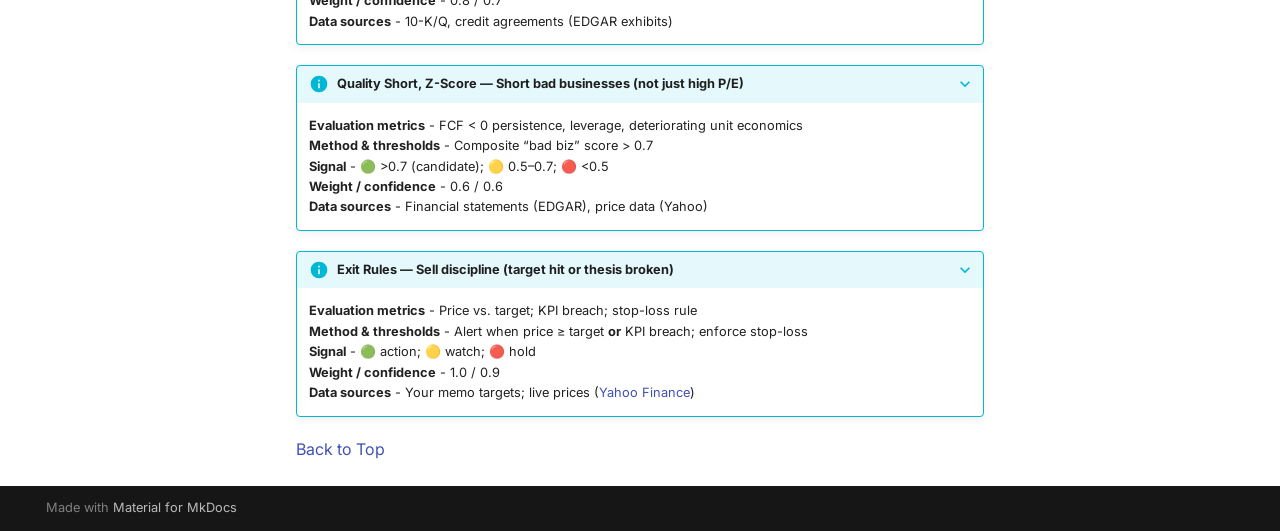
<file: knowledge-base/stock-decision-guide/index.html>
<!doctype html>
<html lang="en" class="no-js">
  <head>
    
      <meta charset="utf-8">
      <meta name="viewport" content="width=device-width,initial-scale=1">
      
      
      
        <link rel="canonical" href="https://adhanastock.github.io/knowledge-base/stock-decision-guide/">
      
      
        <link rel="prev" href="../">
      
      
        <link rel="next" href="../02-option-trade/">
      
      
      <link rel="icon" href="../../assets/adhana.png">
      <meta name="generator" content="mkdocs-1.6.1, mkdocs-material-9.6.17">
    
    
      
        <title>Stock Decision Guide - Adhana Stock Lab</title>
      
    
    
      <link rel="stylesheet" href="../../assets/stylesheets/main.7e37652d.min.css">
      
        
        <link rel="stylesheet" href="../../assets/stylesheets/palette.06af60db.min.css">
      
      


    
    
      
    
    
      
        
        
        <link rel="preconnect" href="https://fonts.gstatic.com" crossorigin>
        <link rel="stylesheet" href="https://fonts.googleapis.com/css?family=Inter:300,300i,400,400i,700,700i%7CFira+Code:400,400i,700,700i&display=fallback">
        <style>:root{--md-text-font:"Inter";--md-code-font:"Fira Code"}</style>
      
    
    
    <script>__md_scope=new URL("../..",location),__md_hash=e=>[...e].reduce(((e,_)=>(e<<5)-e+_.charCodeAt(0)),0),__md_get=(e,_=localStorage,t=__md_scope)=>JSON.parse(_.getItem(t.pathname+"."+e)),__md_set=(e,_,t=localStorage,a=__md_scope)=>{try{t.setItem(a.pathname+"."+e,JSON.stringify(_))}catch(e){}}</script>
    
      

    
    
    
  </head>
  
  
    
    
      
    
    
    
    
    <body dir="ltr" data-md-color-scheme="default" data-md-color-primary="black" data-md-color-accent="blue-grey">
  
    
    <input class="md-toggle" data-md-toggle="drawer" type="checkbox" id="__drawer" autocomplete="off">
    <input class="md-toggle" data-md-toggle="search" type="checkbox" id="__search" autocomplete="off">
    <label class="md-overlay" for="__drawer"></label>
    <div data-md-component="skip">
      
        
        <a href="#investment-knowledge-base" class="md-skip">
          Skip to content
        </a>
      
    </div>
    <div data-md-component="announce">
      
    </div>
    
    
      

<header class="md-header" data-md-component="header">
  <nav class="md-header__inner md-grid" aria-label="Header">
    <a href="../.." title="Adhana Stock Lab" class="md-header__button md-logo" aria-label="Adhana Stock Lab" data-md-component="logo">
      
  <img src="../../assets/adhana.png" alt="logo">

    </a>
    <label class="md-header__button md-icon" for="__drawer">
      
      <svg xmlns="http://www.w3.org/2000/svg" viewBox="0 0 24 24"><path d="M3 6h18v2H3zm0 5h18v2H3zm0 5h18v2H3z"/></svg>
    </label>
    <div class="md-header__title" data-md-component="header-title">
      <div class="md-header__ellipsis">
        <div class="md-header__topic">
          <span class="md-ellipsis">
            Adhana Stock Lab
          </span>
        </div>
        <div class="md-header__topic" data-md-component="header-topic">
          <span class="md-ellipsis">
            
              Stock Decision Guide
            
          </span>
        </div>
      </div>
    </div>
    
      
        <form class="md-header__option" data-md-component="palette">
  
    
    
    
    <input class="md-option" data-md-color-media="" data-md-color-scheme="default" data-md-color-primary="black" data-md-color-accent="blue-grey"  aria-label="Switch to dark mode"  type="radio" name="__palette" id="__palette_0">
    
      <label class="md-header__button md-icon" title="Switch to dark mode" for="__palette_1" hidden>
        <svg xmlns="http://www.w3.org/2000/svg" viewBox="0 0 24 24"><path d="m17.75 4.09-2.53 1.94.91 3.06-2.63-1.81-2.63 1.81.91-3.06-2.53-1.94L12.44 4l1.06-3 1.06 3zm3.5 6.91-1.64 1.25.59 1.98-1.7-1.17-1.7 1.17.59-1.98L15.75 11l2.06-.05L18.5 9l.69 1.95zm-2.28 4.95c.83-.08 1.72 1.1 1.19 1.85-.32.45-.66.87-1.08 1.27C15.17 23 8.84 23 4.94 19.07c-3.91-3.9-3.91-10.24 0-14.14.4-.4.82-.76 1.27-1.08.75-.53 1.93.36 1.85 1.19-.27 2.86.69 5.83 2.89 8.02a9.96 9.96 0 0 0 8.02 2.89m-1.64 2.02a12.08 12.08 0 0 1-7.8-3.47c-2.17-2.19-3.33-5-3.49-7.82-2.81 3.14-2.7 7.96.31 10.98 3.02 3.01 7.84 3.12 10.98.31"/></svg>
      </label>
    
  
    
    
    
    <input class="md-option" data-md-color-media="" data-md-color-scheme="slate" data-md-color-primary="black" data-md-color-accent="blue-grey"  aria-label="Switch to light mode"  type="radio" name="__palette" id="__palette_1">
    
      <label class="md-header__button md-icon" title="Switch to light mode" for="__palette_0" hidden>
        <svg xmlns="http://www.w3.org/2000/svg" viewBox="0 0 24 24"><path d="M12 7a5 5 0 0 1 5 5 5 5 0 0 1-5 5 5 5 0 0 1-5-5 5 5 0 0 1 5-5m0 2a3 3 0 0 0-3 3 3 3 0 0 0 3 3 3 3 0 0 0 3-3 3 3 0 0 0-3-3m0-7 2.39 3.42C13.65 5.15 12.84 5 12 5s-1.65.15-2.39.42zM3.34 7l4.16-.35A7.2 7.2 0 0 0 5.94 8.5c-.44.74-.69 1.5-.83 2.29zm.02 10 1.76-3.77a7.131 7.131 0 0 0 2.38 4.14zM20.65 7l-1.77 3.79a7.02 7.02 0 0 0-2.38-4.15zm-.01 10-4.14.36c.59-.51 1.12-1.14 1.54-1.86.42-.73.69-1.5.83-2.29zM12 22l-2.41-3.44c.74.27 1.55.44 2.41.44.82 0 1.63-.17 2.37-.44z"/></svg>
      </label>
    
  
</form>
      
    
    
      <script>var palette=__md_get("__palette");if(palette&&palette.color){if("(prefers-color-scheme)"===palette.color.media){var media=matchMedia("(prefers-color-scheme: light)"),input=document.querySelector(media.matches?"[data-md-color-media='(prefers-color-scheme: light)']":"[data-md-color-media='(prefers-color-scheme: dark)']");palette.color.media=input.getAttribute("data-md-color-media"),palette.color.scheme=input.getAttribute("data-md-color-scheme"),palette.color.primary=input.getAttribute("data-md-color-primary"),palette.color.accent=input.getAttribute("data-md-color-accent")}for(var[key,value]of Object.entries(palette.color))document.body.setAttribute("data-md-color-"+key,value)}</script>
    
    
    
      
      
        <label class="md-header__button md-icon" for="__search">
          
          <svg xmlns="http://www.w3.org/2000/svg" viewBox="0 0 24 24"><path d="M9.5 3A6.5 6.5 0 0 1 16 9.5c0 1.61-.59 3.09-1.56 4.23l.27.27h.79l5 5-1.5 1.5-5-5v-.79l-.27-.27A6.52 6.52 0 0 1 9.5 16 6.5 6.5 0 0 1 3 9.5 6.5 6.5 0 0 1 9.5 3m0 2C7 5 5 7 5 9.5S7 14 9.5 14 14 12 14 9.5 12 5 9.5 5"/></svg>
        </label>
        <div class="md-search" data-md-component="search" role="dialog">
  <label class="md-search__overlay" for="__search"></label>
  <div class="md-search__inner" role="search">
    <form class="md-search__form" name="search">
      <input type="text" class="md-search__input" name="query" aria-label="Search" placeholder="Search" autocapitalize="off" autocorrect="off" autocomplete="off" spellcheck="false" data-md-component="search-query" required>
      <label class="md-search__icon md-icon" for="__search">
        
        <svg xmlns="http://www.w3.org/2000/svg" viewBox="0 0 24 24"><path d="M9.5 3A6.5 6.5 0 0 1 16 9.5c0 1.61-.59 3.09-1.56 4.23l.27.27h.79l5 5-1.5 1.5-5-5v-.79l-.27-.27A6.52 6.52 0 0 1 9.5 16 6.5 6.5 0 0 1 3 9.5 6.5 6.5 0 0 1 9.5 3m0 2C7 5 5 7 5 9.5S7 14 9.5 14 14 12 14 9.5 12 5 9.5 5"/></svg>
        
        <svg xmlns="http://www.w3.org/2000/svg" viewBox="0 0 24 24"><path d="M20 11v2H8l5.5 5.5-1.42 1.42L4.16 12l7.92-7.92L13.5 5.5 8 11z"/></svg>
      </label>
      <nav class="md-search__options" aria-label="Search">
        
        <button type="reset" class="md-search__icon md-icon" title="Clear" aria-label="Clear" tabindex="-1">
          
          <svg xmlns="http://www.w3.org/2000/svg" viewBox="0 0 24 24"><path d="M19 6.41 17.59 5 12 10.59 6.41 5 5 6.41 10.59 12 5 17.59 6.41 19 12 13.41 17.59 19 19 17.59 13.41 12z"/></svg>
        </button>
      </nav>
      
    </form>
    <div class="md-search__output">
      <div class="md-search__scrollwrap" tabindex="0" data-md-scrollfix>
        <div class="md-search-result" data-md-component="search-result">
          <div class="md-search-result__meta">
            Initializing search
          </div>
          <ol class="md-search-result__list" role="presentation"></ol>
        </div>
      </div>
    </div>
  </div>
</div>
      
    
    
  </nav>
  
</header>
    
    <div class="md-container" data-md-component="container">
      
      
        
          
            
<nav class="md-tabs" aria-label="Tabs" data-md-component="tabs">
  <div class="md-grid">
    <ul class="md-tabs__list">
      
        
  
  
  
  
    <li class="md-tabs__item">
      <a href="../.." class="md-tabs__link">
        
  
  
    
  
  Home

      </a>
    </li>
  

      
        
  
  
  
  
    <li class="md-tabs__item">
      <a href="../../dashboard/dashboard/" class="md-tabs__link">
        
  
  
    
  
  Dashboard

      </a>
    </li>
  

      
        
  
  
  
  
    
    
      <li class="md-tabs__item">
        <a href="../../templates/stock-decision-template/" class="md-tabs__link">
          
  
  
  Templates

        </a>
      </li>
    
  

      
        
  
  
  
  
    
    
      <li class="md-tabs__item">
        <a href="../../positions/" class="md-tabs__link">
          
  
  
  Positions

        </a>
      </li>
    
  

      
        
  
  
  
    
  
  
    
    
      <li class="md-tabs__item md-tabs__item--active">
        <a href="../" class="md-tabs__link">
          
  
  
  Knowledge Base

        </a>
      </li>
    
  

      
    </ul>
  </div>
</nav>
          
        
      
      <main class="md-main" data-md-component="main">
        <div class="md-main__inner md-grid">
          
            
              
              <div class="md-sidebar md-sidebar--primary" data-md-component="sidebar" data-md-type="navigation" >
                <div class="md-sidebar__scrollwrap">
                  <div class="md-sidebar__inner">
                    


  


<nav class="md-nav md-nav--primary md-nav--lifted" aria-label="Navigation" data-md-level="0">
  <label class="md-nav__title" for="__drawer">
    <a href="../.." title="Adhana Stock Lab" class="md-nav__button md-logo" aria-label="Adhana Stock Lab" data-md-component="logo">
      
  <img src="../../assets/adhana.png" alt="logo">

    </a>
    Adhana Stock Lab
  </label>
  
  <ul class="md-nav__list" data-md-scrollfix>
    
      
      
  
  
  
  
    <li class="md-nav__item">
      <a href="../.." class="md-nav__link">
        
  
  
  <span class="md-ellipsis">
    Home
    
  </span>
  

      </a>
    </li>
  

    
      
      
  
  
  
  
    <li class="md-nav__item">
      <a href="../../dashboard/dashboard/" class="md-nav__link">
        
  
  
  <span class="md-ellipsis">
    Dashboard
    
  </span>
  

      </a>
    </li>
  

    
      
      
  
  
  
  
    
    
    
    
      
      
        
      
    
    
    <li class="md-nav__item md-nav__item--nested">
      
        
        
        <input class="md-nav__toggle md-toggle " type="checkbox" id="__nav_3" >
        
          
          <label class="md-nav__link" for="__nav_3" id="__nav_3_label" tabindex="0">
            
  
  
  <span class="md-ellipsis">
    Templates
    
  </span>
  

            <span class="md-nav__icon md-icon"></span>
          </label>
        
        <nav class="md-nav" data-md-level="1" aria-labelledby="__nav_3_label" aria-expanded="false">
          <label class="md-nav__title" for="__nav_3">
            <span class="md-nav__icon md-icon"></span>
            Templates
          </label>
          <ul class="md-nav__list" data-md-scrollfix>
            
              
                
  
  
  
  
    <li class="md-nav__item">
      <a href="../../templates/stock-decision-template/" class="md-nav__link">
        
  
  
  <span class="md-ellipsis">
    Full Memo
    
  </span>
  

      </a>
    </li>
  

              
            
              
                
  
  
  
  
    <li class="md-nav__item">
      <a href="../../templates/stock-one-pager/" class="md-nav__link">
        
  
  
  <span class="md-ellipsis">
    One-Pager
    
  </span>
  

      </a>
    </li>
  

              
            
          </ul>
        </nav>
      
    </li>
  

    
      
      
  
  
  
  
    
    
    
    
      
      
        
      
    
    
    <li class="md-nav__item md-nav__item--nested">
      
        
        
        <input class="md-nav__toggle md-toggle " type="checkbox" id="__nav_4" >
        
          
          <label class="md-nav__link" for="__nav_4" id="__nav_4_label" tabindex="0">
            
  
  
  <span class="md-ellipsis">
    Positions
    
  </span>
  

            <span class="md-nav__icon md-icon"></span>
          </label>
        
        <nav class="md-nav" data-md-level="1" aria-labelledby="__nav_4_label" aria-expanded="false">
          <label class="md-nav__title" for="__nav_4">
            <span class="md-nav__icon md-icon"></span>
            Positions
          </label>
          <ul class="md-nav__list" data-md-scrollfix>
            
              
                
  
  
  
  
    <li class="md-nav__item">
      <a href="../../positions/" class="md-nav__link">
        
  
  
  <span class="md-ellipsis">
    README
    
  </span>
  

      </a>
    </li>
  

              
            
          </ul>
        </nav>
      
    </li>
  

    
      
      
  
  
    
  
  
  
    
    
    
    
      
        
        
      
      
        
      
    
    
    <li class="md-nav__item md-nav__item--active md-nav__item--section md-nav__item--nested">
      
        
        
        <input class="md-nav__toggle md-toggle " type="checkbox" id="__nav_5" checked>
        
          
          <label class="md-nav__link" for="__nav_5" id="__nav_5_label" tabindex="">
            
  
  
  <span class="md-ellipsis">
    Knowledge Base
    
  </span>
  

            <span class="md-nav__icon md-icon"></span>
          </label>
        
        <nav class="md-nav" data-md-level="1" aria-labelledby="__nav_5_label" aria-expanded="true">
          <label class="md-nav__title" for="__nav_5">
            <span class="md-nav__icon md-icon"></span>
            Knowledge Base
          </label>
          <ul class="md-nav__list" data-md-scrollfix>
            
              
                
  
  
  
  
    <li class="md-nav__item">
      <a href="../" class="md-nav__link">
        
  
  
  <span class="md-ellipsis">
    Overview
    
  </span>
  

      </a>
    </li>
  

              
            
              
                
  
  
    
  
  
  
    <li class="md-nav__item md-nav__item--active">
      
      <input class="md-nav__toggle md-toggle" type="checkbox" id="__toc">
      
      
        
      
      
        <label class="md-nav__link md-nav__link--active" for="__toc">
          
  
  
  <span class="md-ellipsis">
    Stock Decision Guide
    
  </span>
  

          <span class="md-nav__icon md-icon"></span>
        </label>
      
      <a href="./" class="md-nav__link md-nav__link--active">
        
  
  
  <span class="md-ellipsis">
    Stock Decision Guide
    
  </span>
  

      </a>
      
        

<nav class="md-nav md-nav--secondary" aria-label="Table of contents">
  
  
  
    
  
  
    <label class="md-nav__title" for="__toc">
      <span class="md-nav__icon md-icon"></span>
      Table of contents
    </label>
    <ul class="md-nav__list" data-md-component="toc" data-md-scrollfix>
      
        <li class="md-nav__item">
  <a href="#quick-navigation" class="md-nav__link">
    <span class="md-ellipsis">
      🚀 Quick Navigation
    </span>
  </a>
  
</li>
      
        <li class="md-nav__item">
  <a href="#research-edge" class="md-nav__link">
    <span class="md-ellipsis">
      🔍 Research &amp; Edge
    </span>
  </a>
  
</li>
      
        <li class="md-nav__item">
  <a href="#quality-growth" class="md-nav__link">
    <span class="md-ellipsis">
      💎 Quality &amp; Growth
    </span>
  </a>
  
</li>
      
        <li class="md-nav__item">
  <a href="#valuation-timing" class="md-nav__link">
    <span class="md-ellipsis">
      💰 Valuation &amp; Timing
    </span>
  </a>
  
</li>
      
        <li class="md-nav__item">
  <a href="#daily-trade-signals" class="md-nav__link">
    <span class="md-ellipsis">
      📈 Daily Trade Signals
    </span>
  </a>
  
</li>
      
        <li class="md-nav__item">
  <a href="#long-term-trend-macro" class="md-nav__link">
    <span class="md-ellipsis">
      🌏 Long-Term Trend &amp; Macro
    </span>
  </a>
  
</li>
      
        <li class="md-nav__item">
  <a href="#sector-thematic-investing" class="md-nav__link">
    <span class="md-ellipsis">
      🎯 Sector &amp; Thematic Investing
    </span>
  </a>
  
</li>
      
        <li class="md-nav__item">
  <a href="#risk-management-exit" class="md-nav__link">
    <span class="md-ellipsis">
      🛡️ Risk Management &amp; Exit
    </span>
  </a>
  
</li>
      
    </ul>
  
</nav>
      
    </li>
  

              
            
              
                
  
  
  
  
    
    
    
    
      
      
        
          
          
        
      
    
    
    <li class="md-nav__item md-nav__item--section md-nav__item--nested">
      
        
        
        <input class="md-nav__toggle md-toggle " type="checkbox" id="__nav_5_3" >
        
          
          <label class="md-nav__link" for="__nav_5_3" id="__nav_5_3_label" tabindex="">
            
  
  
  <span class="md-ellipsis">
    Option Trading
    
  </span>
  

            <span class="md-nav__icon md-icon"></span>
          </label>
        
        <nav class="md-nav" data-md-level="2" aria-labelledby="__nav_5_3_label" aria-expanded="false">
          <label class="md-nav__title" for="__nav_5_3">
            <span class="md-nav__icon md-icon"></span>
            Option Trading
          </label>
          <ul class="md-nav__list" data-md-scrollfix>
            
              
                
  
  
  
  
    <li class="md-nav__item">
      <a href="../02-option-trade/" class="md-nav__link">
        
  
  
  <span class="md-ellipsis">
    Fundamental
    
  </span>
  

      </a>
    </li>
  

              
            
          </ul>
        </nav>
      
    </li>
  

              
            
              
                
  
  
  
  
    <li class="md-nav__item">
      <a href="../data-sources/" class="md-nav__link">
        
  
  
  <span class="md-ellipsis">
    Data Sources
    
  </span>
  

      </a>
    </li>
  

              
            
          </ul>
        </nav>
      
    </li>
  

    
  </ul>
</nav>
                  </div>
                </div>
              </div>
            
            
              
              <div class="md-sidebar md-sidebar--secondary" data-md-component="sidebar" data-md-type="toc" >
                <div class="md-sidebar__scrollwrap">
                  <div class="md-sidebar__inner">
                    

<nav class="md-nav md-nav--secondary" aria-label="Table of contents">
  
  
  
    
  
  
    <label class="md-nav__title" for="__toc">
      <span class="md-nav__icon md-icon"></span>
      Table of contents
    </label>
    <ul class="md-nav__list" data-md-component="toc" data-md-scrollfix>
      
        <li class="md-nav__item">
  <a href="#quick-navigation" class="md-nav__link">
    <span class="md-ellipsis">
      🚀 Quick Navigation
    </span>
  </a>
  
</li>
      
        <li class="md-nav__item">
  <a href="#research-edge" class="md-nav__link">
    <span class="md-ellipsis">
      🔍 Research &amp; Edge
    </span>
  </a>
  
</li>
      
        <li class="md-nav__item">
  <a href="#quality-growth" class="md-nav__link">
    <span class="md-ellipsis">
      💎 Quality &amp; Growth
    </span>
  </a>
  
</li>
      
        <li class="md-nav__item">
  <a href="#valuation-timing" class="md-nav__link">
    <span class="md-ellipsis">
      💰 Valuation &amp; Timing
    </span>
  </a>
  
</li>
      
        <li class="md-nav__item">
  <a href="#daily-trade-signals" class="md-nav__link">
    <span class="md-ellipsis">
      📈 Daily Trade Signals
    </span>
  </a>
  
</li>
      
        <li class="md-nav__item">
  <a href="#long-term-trend-macro" class="md-nav__link">
    <span class="md-ellipsis">
      🌏 Long-Term Trend &amp; Macro
    </span>
  </a>
  
</li>
      
        <li class="md-nav__item">
  <a href="#sector-thematic-investing" class="md-nav__link">
    <span class="md-ellipsis">
      🎯 Sector &amp; Thematic Investing
    </span>
  </a>
  
</li>
      
        <li class="md-nav__item">
  <a href="#risk-management-exit" class="md-nav__link">
    <span class="md-ellipsis">
      🛡️ Risk Management &amp; Exit
    </span>
  </a>
  
</li>
      
    </ul>
  
</nav>
                  </div>
                </div>
              </div>
            
          
          
            <div class="md-content" data-md-component="content">
              <article class="md-content__inner md-typeset">
                
                  



<p><a id="top"></a></p>
<h1 id="investment-knowledge-base">📚 Investment Knowledge Base<a class="headerlink" href="#investment-knowledge-base" title="Permanent link">&para;</a></h1>
<p>This page is your <strong>full stock research &amp; decision checklist</strong>.<br />
Each item maps <strong>technical term → principle → evaluation metrics → method/thresholds → signal → data sources</strong>.</p>
<blockquote>
<p><strong>Signals Legend</strong><br />
- 🟢 Green = Strong<br />
- 🟡 Yellow = Mixed<br />
- 🔴 Red = Weak  </p>
</blockquote>
<p>Weights are relative (0–1) and can be tuned per strategy.</p>
<hr />
<h2 id="quick-navigation">🚀 Quick Navigation<a class="headerlink" href="#quick-navigation" title="Permanent link">&para;</a></h2>
<ul>
<li><a href="#research--edge">🔍 Research &amp; Edge</a></li>
<li><a href="#quality--growth">💎 Quality &amp; Growth</a></li>
<li><a href="#valuation--timing">💰 Valuation &amp; Timing</a></li>
<li><a href="#daily-trade-signals">📈 Daily Trade Signals</a></li>
<li><a href="#long-term-trend--macro">🌏 Long-Term Trend &amp; Macro</a></li>
<li><a href="#sector--thematic-investing">🎯 Sector &amp; Thematic Investing</a></li>
<li><a href="#risk-management--exit">🛡️ Risk Management &amp; Exit</a></li>
</ul>
<hr />
<h2 id="research-edge">🔍 Research &amp; Edge<a class="headerlink" href="#research-edge" title="Permanent link">&para;</a></h2>
<details class="info" open="open">
<summary><strong>Short Interest, PCR, Sentiment Divergence</strong> — Ignore the crowd (contrarian only with facts)</summary>
<p><strong>Evaluation metrics</strong>
- Short interest % of float, put/call ratio, sentiment vs. estimate revisions<br />
<strong>Method &amp; thresholds</strong>
- Flag when negative sentiment <strong>and</strong> improving 3-month EPS estimate revisions<br />
<strong>Signal</strong>
- 🟢 SI% &gt; 10% <strong>and</strong> EPS revisions ↑; 🟡 only one condition; 🔴 neither<br />
<strong>Weight / confidence</strong>
- 0.6 / 0.6<br />
<strong>Data sources</strong>
- <a href="https://www.nasdaq.com/market-activity/short-interest">NASDAQ Short Interest</a>, <a href="https://www.cboe.com/">CBOE Options Data</a>, <a href="https://www.tipranks.com/">TipRanks Analyst Revisions</a></p>
</details>
<details class="info" open="open">
<summary><strong>Variant Perception, Edge Mapping</strong> — Own where you have a research edge</summary>
<p><strong>Evaluation metrics</strong>
- Count of independent proprietary inputs, coverage gaps, channel checks logged<br />
<strong>Method &amp; thresholds</strong>
- Require ≥3 unique, independent inputs<br />
<strong>Signal</strong>
- 🟢 ≥3; 🟡 2; 🔴 ≤1<br />
<strong>Weight / confidence</strong>
- 1.0 / 0.8<br />
<strong>Data sources</strong>
- Internal research logs, <a href="https://www.koyfin.com/">Koyfin</a></p>
</details>
<details class="info" open="open">
<summary><strong>NPS, GRR/NRR, SLA</strong> — Best product wins</summary>
<p><strong>Evaluation metrics</strong>
- NPS trend, churn, uptime/status incidents<br />
<strong>Method &amp; thresholds</strong>
- NPS z-score &gt; 0.8, churn &lt; 5%<br />
<strong>Signal</strong>
- 🟢 both pass; 🟡 one; 🔴 none<br />
<strong>Weight / confidence</strong>
- 0.9 / 0.7<br />
<strong>Data sources</strong>
- <a href="https://www.g2.com/">G2</a>, <a href="https://www.capterra.com/">Capterra</a>, company status pages</p>
</details>
<details class="info" open="open">
<summary><strong>Guidance Delta, Insider Sell/Buy</strong> — Don’t listen to management (verify claims)</summary>
<p><strong>Evaluation metrics</strong>
- Guide vs. actual miss rate, insider transactions, risk language in transcripts<br />
<strong>Method &amp; thresholds</strong>
- Miss rate &lt; 20%, sell/buy ratio &lt; 2<br />
<strong>Signal</strong>
- 🟢 both pass; 🟡 one; 🔴 none<br />
<strong>Weight / confidence</strong>
- 0.7 / 0.7<br />
<strong>Data sources</strong>
- <a href="https://www.sec.gov/edgar">SEC EDGAR</a>, <a href="https://openinsider.com/">OpenInsider</a></p>
</details>
<details class="info" open="open">
<summary><strong>TAM Signals, Channel Checks</strong> — Study the full value chain</summary>
<p><strong>Evaluation metrics</strong>
- Supplier lead times, backlog, search trends<br />
<strong>Method &amp; thresholds</strong>
- Correlation with next-Q revenue &gt; 0.5<br />
<strong>Signal</strong>
- 🟢 &gt; 0.5; 🟡 0.3–0.5; 🔴 &lt; 0.3<br />
<strong>Weight / confidence</strong>
- 0.6 / 0.6<br />
<strong>Data sources</strong>
- <a href="https://trends.google.com/">Google Trends</a>, freight indices, supplier filings</p>
</details>
<p><a href="#top">Back to Top</a></p>
<hr />
<h2 id="quality-growth">💎 Quality &amp; Growth<a class="headerlink" href="#quality-growth" title="Permanent link">&para;</a></h2>
<details class="info" open="open">
<summary><strong>Investment Thesis, KPIs</strong> — One-sentence thesis clarity</summary>
<p><strong>Evaluation metrics</strong>
- Thesis clarity score, KPI coverage %, risk checklist completion<br />
<strong>Method &amp; thresholds</strong>
- LLM rubric + checklist; require ≥ 90% checklist complete<br />
<strong>Signal</strong>
- 🟢 ≥90%; 🟡 70–89%; 🔴 &lt;70%<br />
<strong>Weight / confidence</strong>
- 0.4 / 0.9<br />
<strong>Data sources</strong>
- Your memo template; attach exhibits and KPI definition page</p>
</details>
<details class="info" open="open">
<summary><strong>Unit Economics, Operating Leverage, ROIC</strong> — Growth quality stack</summary>
<p><strong>Evaluation metrics</strong>
- Unit growth, pricing power, gross/operating margin expansion, reinvestment ROIC<br />
<strong>Method &amp; thresholds</strong>
- Decompose revenue bridge; unit growth &gt; 10% <strong>and</strong> GM ↑ YoY<br />
<strong>Signal</strong>
- 🟢 both; 🟡 one; 🔴 none<br />
<strong>Weight / confidence</strong>
- 0.9 / 0.8<br />
<strong>Data sources</strong>
- <a href="https://www.sec.gov/edgar">SEC EDGAR</a>, <a href="https://finance.yahoo.com/">Yahoo Finance – Financials</a></p>
</details>
<details class="info" open="open">
<summary><strong>Goodwill %, Organic Growth</strong> — Be wary of M&amp;A-led growth</summary>
<p><strong>Evaluation metrics</strong>
- % revenue from M&amp;A, goodwill/intangibles %, integration costs<br />
<strong>Method &amp; thresholds</strong>
- Split organic vs. inorganic; goodwill/assets &lt; 25%<br />
<strong>Signal</strong>
- 🟢 &lt;25%; 🟡 25–35%; 🔴 &gt;35%<br />
<strong>Weight / confidence</strong>
- 0.6 / 0.7<br />
<strong>Data sources</strong>
- 10-K/Q footnotes on acquisitions; purchase accounting notes</p>
</details>
<details class="info" open="open">
<summary><strong>TAM, SAM, SOM</strong> — Brand/TAM expansion creates value</summary>
<p><strong>Evaluation metrics</strong>
- New geo/segment revenue mix, brand extension margins<br />
<strong>Method &amp; thresholds</strong>
- Track mix shift; ≥ 10% of revenue from new TAM in last 4Q<br />
<strong>Signal</strong>
- 🟢 ≥10%; 🟡 5–10%; 🔴 &lt;5%<br />
<strong>Weight / confidence</strong>
- 0.6 / 0.6<br />
<strong>Data sources</strong>
- Segment disclosures; <a href="https://www.similarweb.com/">Similarweb</a> traffic shares</p>
</details>
<details class="info" open="open">
<summary><strong>Dispersion, Controversy Score</strong> — Seek a “fight” (asymmetry)</summary>
<p><strong>Evaluation metrics</strong>
- Estimate dispersion (stdev/mean), short-reports count, bear-case map<br />
<strong>Method &amp; thresholds</strong>
- Favor high dispersion <strong>with</strong> improving revisions<br />
<strong>Signal</strong>
- 🟢 both; 🟡 one; 🔴 none<br />
<strong>Weight / confidence</strong>
- 0.5 / 0.5<br />
<strong>Data sources</strong>
- Consensus providers (e.g., <a href="https://www.koyfin.com/">Koyfin</a>); public short research</p>
</details>
<details class="info" open="open">
<summary><strong>Secular Beta</strong> — Ride long-term megatrends</summary>
<p><strong>Evaluation metrics</strong>
- % revenue tied to AI/EV/Clean-energy/etc.; beta vs. theme index<br />
<strong>Method &amp; thresholds</strong>
- Map products to themes; ≥ 30% revenue to trend<br />
<strong>Signal</strong>
- 🟢 ≥30%; 🟡 15–30%; 🔴 &lt;15%<br />
<strong>Weight / confidence</strong>
- 0.6 / 0.6<br />
<strong>Data sources</strong>
- Theme ETFs (XLK, ICLN, etc.), industry reports</p>
</details>
<details class="info" open="open">
<summary><strong>Cannibalization, Net Additive</strong> — Watch for self-cannibalization</summary>
<p><strong>Evaluation metrics</strong>
- New vs. legacy margin mix, attach/upgrade rates, cohort ARPU<br />
<strong>Method &amp; thresholds</strong>
- Cohort analysis; net revenue additive &gt; 0<br />
<strong>Signal</strong>
- 🟢 additive &gt; 0; 🟡 ≈0; 🔴 negative<br />
<strong>Weight / confidence</strong>
- 0.5 / 0.5<br />
<strong>Data sources</strong>
- Cohort/KPI disclosures in earnings decks</p>
</details>
<details class="info" open="open">
<summary><strong>Channel Capacity</strong> — Beware hockey-stick without distribution</summary>
<p><strong>Evaluation metrics</strong>
- Pipeline-to-rev conversion, active resellers/slots capacity<br />
<strong>Method &amp; thresholds</strong>
- Capacity supports ≥ 80% of guide<br />
<strong>Signal</strong>
- 🟢 ≥80%; 🟡 60–80%; 🔴 &lt;60%<br />
<strong>Weight / confidence</strong>
- 0.6 / 0.6<br />
<strong>Data sources</strong>
- Channel partner counts; distributor listings; CRM proxies</p>
</details>
<p><a href="#top">Back to Top</a></p>
<hr />
<h2 id="valuation-timing">💰 Valuation &amp; Timing<a class="headerlink" href="#valuation-timing" title="Permanent link">&para;</a></h2>
<details class="info" open="open">
<summary><strong>FCF Yield, EV/EBIT, IRR</strong> — Know intrinsic value vs. price</summary>
<p><strong>Evaluation metrics</strong>
- DCF range, FCF yield, EV/EBIT, EV/S vs. growth, implied IRR<br />
<strong>Method &amp; thresholds</strong>
- DCF + comps band; FCFy &gt; 5% <strong>or</strong> EV/EBIT &lt; 12x<br />
<strong>Signal</strong>
- 🟢 cheap band; 🟡 borderline; 🔴 expensive<br />
<strong>Weight / confidence</strong>
- 1.0 / 0.8<br />
<strong>Data sources</strong>
- <a href="https://www.sec.gov/edgar">SEC EDGAR</a>, <a href="https://finance.yahoo.com/">Yahoo Finance – Statistics</a>, <a href="https://www.koyfin.com/">Koyfin</a></p>
</details>
<details class="info" open="open">
<summary><strong>PEG, LT Growth</strong> — High P/Es require high future growth</summary>
<p><strong>Evaluation metrics</strong>
- PEG = P/E ÷ LT growth, reinvestment runway<br />
<strong>Method &amp; thresholds</strong>
- PEG &lt; 1.5 preferred<br />
<strong>Signal</strong>
- 🟢 &lt;1.5; 🟡 1.5–2; 🔴 &gt;2<br />
<strong>Weight / confidence</strong>
- 0.7 / 0.7<br />
<strong>Data sources</strong>
- Consensus estimates (broker feeds/Koyfin); price data (Yahoo)</p>
</details>
<details class="info" open="open">
<summary><strong>Accretive Buyback, WACC</strong> — Buybacks accretive if E/P &gt; after-tax cost of capital</summary>
<p><strong>Evaluation metrics</strong>
- E/P vs. after-tax cost of debt/return on cash; buyback % of float<br />
<strong>Method &amp; thresholds</strong>
- Spread = E/P − after-tax CoD; require &gt; 0<br />
<strong>Signal</strong>
- 🟢 positive spread; 🟡 ≈0; 🔴 negative<br />
<strong>Weight / confidence</strong>
- 0.7 / 0.8<br />
<strong>Data sources</strong>
- Financials; rate data (<a href="https://fred.stlouisfed.org/">FRED</a>)</p>
</details>
<details class="info" open="open">
<summary><strong>GM Compression</strong> — Price cuts rarely add value</summary>
<p><strong>Evaluation metrics</strong>
- Gross-margin trend post cut; competitor response time<br />
<strong>Method &amp; thresholds</strong>
- Event study ±2 quarters; GM recovers within 2Q?<br />
<strong>Signal</strong>
- 🟢 recovers; 🟡 partial; 🔴 continues down<br />
<strong>Weight / confidence</strong>
- 0.4 / 0.5<br />
<strong>Data sources</strong>
- Earnings releases/decks; pricing trackers</p>
</details>
<p><a href="#top">Back to Top</a></p>
<hr />
<h2 id="daily-trade-signals">📈 Daily Trade Signals<a class="headerlink" href="#daily-trade-signals" title="Permanent link">&para;</a></h2>
<details class="info" open="open">
<summary><strong>Momentum (RSI, MACD, Moving Averages)</strong> — Ride the wave</summary>
<p><strong>Evaluation metrics</strong>
- RSI(14), MACD histogram, 20/50/200-day MA crossovers<br />
<strong>Method &amp; thresholds</strong>
- RSI &lt; 30 = oversold; &gt; 70 = overbought; MACD &gt; 0 bullish<br />
<strong>Signal</strong>
- 🟢 aligned bullish; 🟡 mixed; 🔴 bearish<br />
<strong>Weight / confidence</strong>
- 0.7 / 0.8<br />
<strong>Data sources</strong>
- <a href="https://www.tradingview.com/">TradingView</a>, <a href="https://finance.yahoo.com/">Yahoo Finance</a></p>
</details>
<details class="info" open="open">
<summary><strong>Volume Breakouts</strong> — Confirm price moves with volume</summary>
<p><strong>Evaluation metrics</strong>
- Volume vs. 50-day average, VWAP<br />
<strong>Method &amp; thresholds</strong>
- Volume &gt; 150% of average on breakout day<br />
<strong>Signal</strong>
- 🟢 confirms; 🟡 weak; 🔴 absent<br />
<strong>Weight / confidence</strong>
- 0.6 / 0.7<br />
<strong>Data sources</strong>
- <a href="https://finviz.com/">Finviz</a>, <a href="https://www.barchart.com/">Barchart</a></p>
</details>
<details class="info" open="open">
<summary><strong>ATR Volatility &amp; Stop Placement</strong> — Protect capital</summary>
<p><strong>Evaluation metrics</strong>
- Average True Range (ATR)<br />
<strong>Method &amp; thresholds</strong>
- Stop = 1–2 × ATR below entry for longs<br />
<strong>Signal</strong>
- 🟢 risk defined; 🟡 loose; 🔴 undefined<br />
<strong>Weight / confidence</strong>
- 0.5 / 0.8<br />
<strong>Data sources</strong>
- <a href="https://stockcharts.com/">StockCharts</a></p>
</details>
<p><a href="#top">Back to Top</a></p>
<hr />
<h2 id="long-term-trend-macro">🌏 Long-Term Trend &amp; Macro<a class="headerlink" href="#long-term-trend-macro" title="Permanent link">&para;</a></h2>
<details class="info" open="open">
<summary><strong>Economic Indicators</strong> — Macro context matters</summary>
<p><strong>Evaluation metrics</strong>
- GDP growth, unemployment, inflation, PMI<br />
<strong>Method &amp; thresholds</strong>
- Trend analysis: bullish if GDP↑, unemployment↓, inflation stable<br />
<strong>Signal</strong>
- 🟢 all positive; 🟡 mixed; 🔴 all negative<br />
<strong>Weight / confidence</strong>
- 0.8 / 0.7<br />
<strong>Data sources</strong>
- <a href="https://fred.stlouisfed.org/">FRED</a>, <a href="https://www.bls.gov/">BLS</a></p>
</details>
<details class="info" open="open">
<summary><strong>Interest Rate &amp; Yield Curve</strong> — Watch the bond market</summary>
<p><strong>Evaluation metrics</strong>
- 10y–2y spread, Fed funds rate<br />
<strong>Method &amp; thresholds</strong>
- Inversion = caution signal<br />
<strong>Signal</strong>
- 🟢 normal; 🟡 flattening; 🔴 inverted<br />
<strong>Weight / confidence</strong>
- 0.7 / 0.8<br />
<strong>Data sources</strong>
- <a href="https://home.treasury.gov/">USTreasury.gov</a>, <a href="https://fred.stlouisfed.org/series/T10Y2Y">FRED Yield Curve</a></p>
</details>
<p><a href="#top">Back to Top</a></p>
<hr />
<h2 id="sector-thematic-investing">🎯 Sector &amp; Thematic Investing<a class="headerlink" href="#sector-thematic-investing" title="Permanent link">&para;</a></h2>
<details class="info" open="open">
<summary><strong>ETF Flows &amp; Sector Rotation</strong> — Follow the money</summary>
<p><strong>Evaluation metrics</strong>
- Weekly ETF inflows/outflows by sector<br />
<strong>Method &amp; thresholds</strong>
- Bullish if inflows &gt; $500M in last week<br />
<strong>Signal</strong>
- 🟢 strong inflows; 🟡 flat; 🔴 outflows<br />
<strong>Weight / confidence</strong>
- 0.6 / 0.7<br />
<strong>Data sources</strong>
- <a href="https://www.etf.com/etfanalytics/etf-fund-flows-tool">ETF.com Flows</a></p>
</details>
<details class="info" open="open">
<summary><strong>Thematic Tailwinds</strong> — Align with long-term megatrends</summary>
<p><strong>Evaluation metrics</strong>
- Revenue % from AI, EV, Clean Energy, etc.<br />
<strong>Method &amp; thresholds</strong>
- ≥30% from trend theme<br />
<strong>Signal</strong>
- 🟢 ≥30%; 🟡 15–30%; 🔴 &lt;15%<br />
<strong>Weight / confidence</strong>
- 0.6 / 0.6<br />
<strong>Data sources</strong>
- <a href="https://www.globalxetfs.com/">Global X ETFs</a>, <a href="https://ark-invest.com/">ARK Invest</a></p>
</details>
<p><a href="#top">Back to Top</a></p>
<hr />
<h2 id="risk-management-exit">🛡️ Risk Management &amp; Exit<a class="headerlink" href="#risk-management-exit" title="Permanent link">&para;</a></h2>
<details class="info" open="open">
<summary><strong>Downside Liquidity, DSCR, Covenants</strong> — Define the bear case</summary>
<p><strong>Evaluation metrics</strong>
- Bear-case EPS/FCF, runway, DSCR, covenant headroom<br />
<strong>Method &amp; thresholds</strong>
- Stress −20% rev, +200 bps rates; liquidity ≥ 12m runway<br />
<strong>Signal</strong>
- 🟢 ≥12m; 🟡 6–12m; 🔴 &lt;6m<br />
<strong>Weight / confidence</strong>
- 0.8 / 0.7<br />
<strong>Data sources</strong>
- 10-K/Q, credit agreements (EDGAR exhibits)</p>
</details>
<details class="info" open="open">
<summary><strong>Quality Short, Z-Score</strong> — Short bad businesses (not just high P/E)</summary>
<p><strong>Evaluation metrics</strong>
- FCF &lt; 0 persistence, leverage, deteriorating unit economics<br />
<strong>Method &amp; thresholds</strong>
- Composite “bad biz” score &gt; 0.7<br />
<strong>Signal</strong>
- 🟢 &gt;0.7 (candidate); 🟡 0.5–0.7; 🔴 &lt;0.5<br />
<strong>Weight / confidence</strong>
- 0.6 / 0.6<br />
<strong>Data sources</strong>
- Financial statements (EDGAR), price data (Yahoo)</p>
</details>
<details class="info" open="open">
<summary><strong>Exit Rules</strong> — Sell discipline (target hit or thesis broken)</summary>
<p><strong>Evaluation metrics</strong>
- Price vs. target; KPI breach; stop-loss rule<br />
<strong>Method &amp; thresholds</strong>
- Alert when price ≥ target <strong>or</strong> KPI breach; enforce stop-loss<br />
<strong>Signal</strong>
- 🟢 action; 🟡 watch; 🔴 hold<br />
<strong>Weight / confidence</strong>
- 1.0 / 0.9<br />
<strong>Data sources</strong>
- Your memo targets; live prices (<a href="https://finance.yahoo.com/">Yahoo Finance</a>)</p>
</details>
<p><a href="#top">Back to Top</a></p>







  
  






                
              </article>
            </div>
          
          
<script>var target=document.getElementById(location.hash.slice(1));target&&target.name&&(target.checked=target.name.startsWith("__tabbed_"))</script>
        </div>
        
          <button type="button" class="md-top md-icon" data-md-component="top" hidden>
  
  <svg xmlns="http://www.w3.org/2000/svg" viewBox="0 0 24 24"><path d="M13 20h-2V8l-5.5 5.5-1.42-1.42L12 4.16l7.92 7.92-1.42 1.42L13 8z"/></svg>
  Back to top
</button>
        
      </main>
      
        <footer class="md-footer">
  
  <div class="md-footer-meta md-typeset">
    <div class="md-footer-meta__inner md-grid">
      <div class="md-copyright">
  
  
    Made with
    <a href="https://squidfunk.github.io/mkdocs-material/" target="_blank" rel="noopener">
      Material for MkDocs
    </a>
  
</div>
      
    </div>
  </div>
</footer>
      
    </div>
    <div class="md-dialog" data-md-component="dialog">
      <div class="md-dialog__inner md-typeset"></div>
    </div>
    
    
    
      
      <script id="__config" type="application/json">{"base": "../..", "features": ["navigation.tabs", "navigation.sections", "navigation.top", "content.code.copy", "toc.follow"], "search": "../../assets/javascripts/workers/search.973d3a69.min.js", "tags": null, "translations": {"clipboard.copied": "Copied to clipboard", "clipboard.copy": "Copy to clipboard", "search.result.more.one": "1 more on this page", "search.result.more.other": "# more on this page", "search.result.none": "No matching documents", "search.result.one": "1 matching document", "search.result.other": "# matching documents", "search.result.placeholder": "Type to start searching", "search.result.term.missing": "Missing", "select.version": "Select version"}, "version": null}</script>
    
    
      <script src="../../assets/javascripts/bundle.92b07e13.min.js"></script>
      
    
  </body>
</html>
</file>
<file: assets/stylesheets/main.7e37652d.min.css>
@charset "UTF-8";html{-webkit-text-size-adjust:none;-moz-text-size-adjust:none;text-size-adjust:none;box-sizing:border-box}*,:after,:before{box-sizing:inherit}@media (prefers-reduced-motion){*,:after,:before{transition:none!important}}body{margin:0}a,button,input,label{-webkit-tap-highlight-color:transparent}a{color:inherit;text-decoration:none}hr{border:0;box-sizing:initial;display:block;height:.05rem;overflow:visible;padding:0}small{font-size:80%}sub,sup{line-height:1em}img{border-style:none}table{border-collapse:initial;border-spacing:0}td,th{font-weight:400;vertical-align:top}button{background:#0000;border:0;font-family:inherit;font-size:inherit;margin:0;padding:0}input{border:0;outline:none}:root{--md-primary-fg-color:#4051b5;--md-primary-fg-color--light:#5d6cc0;--md-primary-fg-color--dark:#303fa1;--md-primary-bg-color:#fff;--md-primary-bg-color--light:#ffffffb3;--md-accent-fg-color:#526cfe;--md-accent-fg-color--transparent:#526cfe1a;--md-accent-bg-color:#fff;--md-accent-bg-color--light:#ffffffb3}[data-md-color-scheme=default]{color-scheme:light}[data-md-color-scheme=default] img[src$="#gh-dark-mode-only"],[data-md-color-scheme=default] img[src$="#only-dark"]{display:none}:root,[data-md-color-scheme=default]{--md-hue:225deg;--md-default-fg-color:#000000de;--md-default-fg-color--light:#0000008a;--md-default-fg-color--lighter:#00000052;--md-default-fg-color--lightest:#00000012;--md-default-bg-color:#fff;--md-default-bg-color--light:#ffffffb3;--md-default-bg-color--lighter:#ffffff4d;--md-default-bg-color--lightest:#ffffff1f;--md-code-fg-color:#36464e;--md-code-bg-color:#f5f5f5;--md-code-hl-color:#4287ff;--md-code-hl-color--light:#4287ff1a;--md-code-hl-number-color:#d52a2a;--md-code-hl-special-color:#db1457;--md-code-hl-function-color:#a846b9;--md-code-hl-constant-color:#6e59d9;--md-code-hl-keyword-color:#3f6ec6;--md-code-hl-string-color:#1c7d4d;--md-code-hl-name-color:var(--md-code-fg-color);--md-code-hl-operator-color:var(--md-default-fg-color--light);--md-code-hl-punctuation-color:var(--md-default-fg-color--light);--md-code-hl-comment-color:var(--md-default-fg-color--light);--md-code-hl-generic-color:var(--md-default-fg-color--light);--md-code-hl-variable-color:var(--md-default-fg-color--light);--md-typeset-color:var(--md-default-fg-color);--md-typeset-a-color:var(--md-primary-fg-color);--md-typeset-del-color:#f5503d26;--md-typeset-ins-color:#0bd57026;--md-typeset-kbd-color:#fafafa;--md-typeset-kbd-accent-color:#fff;--md-typeset-kbd-border-color:#b8b8b8;--md-typeset-mark-color:#ffff0080;--md-typeset-table-color:#0000001f;--md-typeset-table-color--light:rgba(0,0,0,.035);--md-admonition-fg-color:var(--md-default-fg-color);--md-admonition-bg-color:var(--md-default-bg-color);--md-warning-fg-color:#000000de;--md-warning-bg-color:#ff9;--md-footer-fg-color:#fff;--md-footer-fg-color--light:#ffffffb3;--md-footer-fg-color--lighter:#ffffff73;--md-footer-bg-color:#000000de;--md-footer-bg-color--dark:#00000052;--md-shadow-z1:0 0.2rem 0.5rem #0000000d,0 0 0.05rem #0000001a;--md-shadow-z2:0 0.2rem 0.5rem #0000001a,0 0 0.05rem #00000040;--md-shadow-z3:0 0.2rem 0.5rem #0003,0 0 0.05rem #00000059}.md-icon svg{fill:currentcolor;display:block;height:1.2rem;width:1.2rem}body{-webkit-font-smoothing:antialiased;-moz-osx-font-smoothing:grayscale;--md-text-font-family:var(--md-text-font,_),-apple-system,BlinkMacSystemFont,Helvetica,Arial,sans-serif;--md-code-font-family:var(--md-code-font,_),SFMono-Regular,Consolas,Menlo,monospace}aside,body,input{font-feature-settings:"kern","liga";color:var(--md-typeset-color);font-family:var(--md-text-font-family)}code,kbd,pre{font-feature-settings:"kern";font-family:var(--md-code-font-family)}:root{--md-typeset-table-sort-icon:url('data:image/svg+xml;charset=utf-8,<svg xmlns="http://www.w3.org/2000/svg" viewBox="0 0 24 24"><path d="m18 21-4-4h3V7h-3l4-4 4 4h-3v10h3M2 19v-2h10v2M2 13v-2h7v2M2 7V5h4v2z"/></svg>');--md-typeset-table-sort-icon--asc:url('data:image/svg+xml;charset=utf-8,<svg xmlns="http://www.w3.org/2000/svg" viewBox="0 0 24 24"><path d="M19 17h3l-4 4-4-4h3V3h2M2 17h10v2H2M6 5v2H2V5m0 6h7v2H2z"/></svg>');--md-typeset-table-sort-icon--desc:url('data:image/svg+xml;charset=utf-8,<svg xmlns="http://www.w3.org/2000/svg" viewBox="0 0 24 24"><path d="M19 7h3l-4-4-4 4h3v14h2M2 17h10v2H2M6 5v2H2V5m0 6h7v2H2z"/></svg>')}.md-typeset{-webkit-print-color-adjust:exact;color-adjust:exact;font-size:.8rem;line-height:1.6;overflow-wrap:break-word}@media print{.md-typeset{font-size:.68rem}}.md-typeset blockquote,.md-typeset dl,.md-typeset figure,.md-typeset ol,.md-typeset pre,.md-typeset ul{margin-bottom:1em;margin-top:1em}.md-typeset h1{color:var(--md-default-fg-color--light);font-size:2em;line-height:1.3;margin:0 0 1.25em}.md-typeset h1,.md-typeset h2{font-weight:300;letter-spacing:-.01em}.md-typeset h2{font-size:1.5625em;line-height:1.4;margin:1.6em 0 .64em}.md-typeset h3{font-size:1.25em;font-weight:400;letter-spacing:-.01em;line-height:1.5;margin:1.6em 0 .8em}.md-typeset h2+h3{margin-top:.8em}.md-typeset h4{font-weight:700;letter-spacing:-.01em;margin:1em 0}.md-typeset h5,.md-typeset h6{color:var(--md-default-fg-color--light);font-size:.8em;font-weight:700;letter-spacing:-.01em;margin:1.25em 0}.md-typeset h5{text-transform:uppercase}.md-typeset h5 code{text-transform:none}.md-typeset hr{border-bottom:.05rem solid var(--md-default-fg-color--lightest);display:flow-root;margin:1.5em 0}.md-typeset a{color:var(--md-typeset-a-color);word-break:break-word}.md-typeset a,.md-typeset a:before{transition:color 125ms}.md-typeset a:focus,.md-typeset a:hover{color:var(--md-accent-fg-color)}.md-typeset a:focus code,.md-typeset a:hover code{background-color:var(--md-accent-fg-color--transparent)}.md-typeset a code{color:currentcolor;transition:background-color 125ms}.md-typeset a.focus-visible{outline-color:var(--md-accent-fg-color);outline-offset:.2rem}.md-typeset code,.md-typeset kbd,.md-typeset pre{color:var(--md-code-fg-color);direction:ltr;font-variant-ligatures:none}@media print{.md-typeset code,.md-typeset kbd,.md-typeset pre{white-space:pre-wrap}}.md-typeset code{background-color:var(--md-code-bg-color);border-radius:.1rem;-webkit-box-decoration-break:clone;box-decoration-break:clone;font-size:.85em;padding:0 .2941176471em;word-break:break-word}.md-typeset code:not(.focus-visible){-webkit-tap-highlight-color:transparent;outline:none}.md-typeset pre{display:flow-root;line-height:1.4;position:relative}.md-typeset pre>code{-webkit-box-decoration-break:slice;box-decoration-break:slice;box-shadow:none;display:block;margin:0;outline-color:var(--md-accent-fg-color);overflow:auto;padding:.7720588235em 1.1764705882em;scrollbar-color:var(--md-default-fg-color--lighter) #0000;scrollbar-width:thin;touch-action:auto;word-break:normal}.md-typeset pre>code:hover{scrollbar-color:var(--md-accent-fg-color) #0000}.md-typeset pre>code::-webkit-scrollbar{height:.2rem;width:.2rem}.md-typeset pre>code::-webkit-scrollbar-thumb{background-color:var(--md-default-fg-color--lighter)}.md-typeset pre>code::-webkit-scrollbar-thumb:hover{background-color:var(--md-accent-fg-color)}.md-typeset kbd{background-color:var(--md-typeset-kbd-color);border-radius:.1rem;box-shadow:0 .1rem 0 .05rem var(--md-typeset-kbd-border-color),0 .1rem 0 var(--md-typeset-kbd-border-color),0 -.1rem .2rem var(--md-typeset-kbd-accent-color) inset;color:var(--md-default-fg-color);display:inline-block;font-size:.75em;padding:0 .6666666667em;vertical-align:text-top;word-break:break-word}.md-typeset mark{background-color:var(--md-typeset-mark-color);-webkit-box-decoration-break:clone;box-decoration-break:clone;color:inherit;word-break:break-word}.md-typeset abbr{border-bottom:.05rem dotted var(--md-default-fg-color--light);cursor:help;text-decoration:none}.md-typeset small{opacity:.75}[dir=ltr] .md-typeset sub,[dir=ltr] .md-typeset sup{margin-left:.078125em}[dir=rtl] .md-typeset sub,[dir=rtl] .md-typeset sup{margin-right:.078125em}[dir=ltr] .md-typeset blockquote{padding-left:.6rem}[dir=rtl] .md-typeset blockquote{padding-right:.6rem}[dir=ltr] .md-typeset blockquote{border-left:.2rem solid var(--md-default-fg-color--lighter)}[dir=rtl] .md-typeset blockquote{border-right:.2rem solid var(--md-default-fg-color--lighter)}.md-typeset blockquote{color:var(--md-default-fg-color--light);margin-left:0;margin-right:0}.md-typeset ul{list-style-type:disc}.md-typeset ul[type]{list-style-type:revert-layer}[dir=ltr] .md-typeset ol,[dir=ltr] .md-typeset ul{margin-left:.625em}[dir=rtl] .md-typeset ol,[dir=rtl] .md-typeset ul{margin-right:.625em}.md-typeset ol,.md-typeset ul{padding:0}.md-typeset ol:not([hidden]),.md-typeset ul:not([hidden]){display:flow-root}.md-typeset ol ol,.md-typeset ul ol{list-style-type:lower-alpha}.md-typeset ol ol ol,.md-typeset ul ol ol{list-style-type:lower-roman}.md-typeset ol ol ol ol,.md-typeset ul ol ol ol{list-style-type:upper-alpha}.md-typeset ol ol ol ol ol,.md-typeset ul ol ol ol ol{list-style-type:upper-roman}.md-typeset ol[type],.md-typeset ul[type]{list-style-type:revert-layer}[dir=ltr] .md-typeset ol li,[dir=ltr] .md-typeset ul li{margin-left:1.25em}[dir=rtl] .md-typeset ol li,[dir=rtl] .md-typeset ul li{margin-right:1.25em}.md-typeset ol li,.md-typeset ul li{margin-bottom:.5em}.md-typeset ol li blockquote,.md-typeset ol li p,.md-typeset ul li blockquote,.md-typeset ul li p{margin:.5em 0}.md-typeset ol li:last-child,.md-typeset ul li:last-child{margin-bottom:0}[dir=ltr] .md-typeset ol li ol,[dir=ltr] .md-typeset ol li ul,[dir=ltr] .md-typeset ul li ol,[dir=ltr] .md-typeset ul li ul{margin-left:.625em}[dir=rtl] .md-typeset ol li ol,[dir=rtl] .md-typeset ol li ul,[dir=rtl] .md-typeset ul li ol,[dir=rtl] .md-typeset ul li ul{margin-right:.625em}.md-typeset ol li ol,.md-typeset ol li ul,.md-typeset ul li ol,.md-typeset ul li ul{margin-bottom:.5em;margin-top:.5em}[dir=ltr] .md-typeset dd{margin-left:1.875em}[dir=rtl] .md-typeset dd{margin-right:1.875em}.md-typeset dd{margin-bottom:1.5em;margin-top:1em}.md-typeset img,.md-typeset svg,.md-typeset video{height:auto;max-width:100%}.md-typeset img[align=left]{margin:1em 1em 1em 0}.md-typeset img[align=right]{margin:1em 0 1em 1em}.md-typeset img[align]:only-child{margin-top:0}.md-typeset figure{display:flow-root;margin:1em auto;max-width:100%;text-align:center;width:-moz-fit-content;width:fit-content}.md-typeset figure img{display:block;margin:0 auto}.md-typeset figcaption{font-style:italic;margin:1em auto;max-width:24rem}.md-typeset iframe{max-width:100%}.md-typeset table:not([class]){background-color:var(--md-default-bg-color);border:.05rem solid var(--md-typeset-table-color);border-radius:.1rem;display:inline-block;font-size:.64rem;max-width:100%;overflow:auto;touch-action:auto}@media print{.md-typeset table:not([class]){display:table}}.md-typeset table:not([class])+*{margin-top:1.5em}.md-typeset table:not([class]) td>:first-child,.md-typeset table:not([class]) th>:first-child{margin-top:0}.md-typeset table:not([class]) td>:last-child,.md-typeset table:not([class]) th>:last-child{margin-bottom:0}.md-typeset table:not([class]) td:not([align]),.md-typeset table:not([class]) th:not([align]){text-align:left}[dir=rtl] .md-typeset table:not([class]) td:not([align]),[dir=rtl] .md-typeset table:not([class]) th:not([align]){text-align:right}.md-typeset table:not([class]) th{font-weight:700;min-width:5rem;padding:.9375em 1.25em;vertical-align:top}.md-typeset table:not([class]) td{border-top:.05rem solid var(--md-typeset-table-color);padding:.9375em 1.25em;vertical-align:top}.md-typeset table:not([class]) tbody tr{transition:background-color 125ms}.md-typeset table:not([class]) tbody tr:hover{background-color:var(--md-typeset-table-color--light);box-shadow:0 .05rem 0 var(--md-default-bg-color) inset}.md-typeset table:not([class]) a{word-break:normal}.md-typeset table th[role=columnheader]{cursor:pointer}[dir=ltr] .md-typeset table th[role=columnheader]:after{margin-left:.5em}[dir=rtl] .md-typeset table th[role=columnheader]:after{margin-right:.5em}.md-typeset table th[role=columnheader]:after{content:"";display:inline-block;height:1.2em;-webkit-mask-image:var(--md-typeset-table-sort-icon);mask-image:var(--md-typeset-table-sort-icon);-webkit-mask-repeat:no-repeat;mask-repeat:no-repeat;-webkit-mask-size:contain;mask-size:contain;transition:background-color 125ms;vertical-align:text-bottom;width:1.2em}.md-typeset table th[role=columnheader]:hover:after{background-color:var(--md-default-fg-color--lighter)}.md-typeset table th[role=columnheader][aria-sort=ascending]:after{background-color:var(--md-default-fg-color--light);-webkit-mask-image:var(--md-typeset-table-sort-icon--asc);mask-image:var(--md-typeset-table-sort-icon--asc)}.md-typeset table th[role=columnheader][aria-sort=descending]:after{background-color:var(--md-default-fg-color--light);-webkit-mask-image:var(--md-typeset-table-sort-icon--desc);mask-image:var(--md-typeset-table-sort-icon--desc)}.md-typeset__scrollwrap{margin:1em -.8rem;overflow-x:auto;touch-action:auto}.md-typeset__table{display:inline-block;margin-bottom:.5em;padding:0 .8rem}@media print{.md-typeset__table{display:block}}html .md-typeset__table table{display:table;margin:0;overflow:hidden;width:100%}@media screen and (max-width:44.984375em){.md-content__inner>pre{margin:1em -.8rem}.md-content__inner>pre code{border-radius:0}}.md-typeset .md-author{border-radius:100%;display:block;flex-shrink:0;height:1.6rem;overflow:hidden;position:relative;transition:color 125ms,transform 125ms;width:1.6rem}.md-typeset .md-author img{display:block}.md-typeset .md-author--more{background:var(--md-default-fg-color--lightest);color:var(--md-default-fg-color--lighter);font-size:.6rem;font-weight:700;line-height:1.6rem;text-align:center}.md-typeset .md-author--long{height:2.4rem;width:2.4rem}.md-typeset a.md-author{transform:scale(1)}.md-typeset a.md-author img{border-radius:100%;filter:grayscale(100%) opacity(75%);transition:filter 125ms}.md-typeset a.md-author:focus,.md-typeset a.md-author:hover{transform:scale(1.1);z-index:1}.md-typeset a.md-author:focus img,.md-typeset a.md-author:hover img{filter:grayscale(0)}.md-banner{background-color:var(--md-footer-bg-color);color:var(--md-footer-fg-color);overflow:auto}@media print{.md-banner{display:none}}.md-banner--warning{background-color:var(--md-warning-bg-color);color:var(--md-warning-fg-color)}.md-banner__inner{font-size:.7rem;margin:.6rem auto;padding:0 .8rem}[dir=ltr] .md-banner__button{float:right}[dir=rtl] .md-banner__button{float:left}.md-banner__button{color:inherit;cursor:pointer;transition:opacity .25s}.no-js .md-banner__button{display:none}.md-banner__button:hover{opacity:.7}html{font-size:125%;height:100%;overflow-x:hidden}@media screen and (min-width:100em){html{font-size:137.5%}}@media screen and (min-width:125em){html{font-size:150%}}body{background-color:var(--md-default-bg-color);display:flex;flex-direction:column;font-size:.5rem;min-height:100%;position:relative;width:100%}@media print{body{display:block}}@media screen and (max-width:59.984375em){body[data-md-scrolllock]{position:fixed}}.md-grid{margin-left:auto;margin-right:auto;max-width:61rem}.md-container{display:flex;flex-direction:column;flex-grow:1}@media print{.md-container{display:block}}.md-main{flex-grow:1}.md-main__inner{display:flex;height:100%;margin-top:1.5rem}.md-ellipsis{overflow:hidden;text-overflow:ellipsis}.md-toggle{display:none}.md-option{height:0;opacity:0;position:absolute;width:0}.md-option:checked+label:not([hidden]){display:block}.md-option.focus-visible+label{outline-color:var(--md-accent-fg-color);outline-style:auto}.md-skip{background-color:var(--md-default-fg-color);border-radius:.1rem;color:var(--md-default-bg-color);font-size:.64rem;margin:.5rem;opacity:0;outline-color:var(--md-accent-fg-color);padding:.3rem .5rem;position:fixed;transform:translateY(.4rem);z-index:-1}.md-skip:focus{opacity:1;transform:translateY(0);transition:transform .25s cubic-bezier(.4,0,.2,1),opacity 175ms 75ms;z-index:10}@page{margin:25mm}:root{--md-clipboard-icon:url('data:image/svg+xml;charset=utf-8,<svg xmlns="http://www.w3.org/2000/svg" viewBox="0 0 24 24"><path d="M19 21H8V7h11m0-2H8a2 2 0 0 0-2 2v14a2 2 0 0 0 2 2h11a2 2 0 0 0 2-2V7a2 2 0 0 0-2-2m-3-4H4a2 2 0 0 0-2 2v14h2V3h12z"/></svg>')}.md-clipboard{border-radius:.1rem;color:var(--md-default-fg-color--lightest);cursor:pointer;height:1.5em;outline-color:var(--md-accent-fg-color);outline-offset:.1rem;position:absolute;right:.5em;top:.5em;transition:color .25s;width:1.5em;z-index:1}@media print{.md-clipboard{display:none}}.md-clipboard:not(.focus-visible){-webkit-tap-highlight-color:transparent;outline:none}:hover>.md-clipboard{color:var(--md-default-fg-color--light)}.md-clipboard:focus,.md-clipboard:hover{color:var(--md-accent-fg-color)}.md-clipboard:after{background-color:currentcolor;content:"";display:block;height:1.125em;margin:0 auto;-webkit-mask-image:var(--md-clipboard-icon);mask-image:var(--md-clipboard-icon);-webkit-mask-position:center;mask-position:center;-webkit-mask-repeat:no-repeat;mask-repeat:no-repeat;-webkit-mask-size:contain;mask-size:contain;width:1.125em}.md-clipboard--inline{cursor:pointer}.md-clipboard--inline code{transition:color .25s,background-color .25s}.md-clipboard--inline:focus code,.md-clipboard--inline:hover code{background-color:var(--md-accent-fg-color--transparent);color:var(--md-accent-fg-color)}.md-typeset .md-code__content{display:grid}@keyframes consent{0%{opacity:0;transform:translateY(100%)}to{opacity:1;transform:translateY(0)}}@keyframes overlay{0%{opacity:0}to{opacity:1}}.md-consent__overlay{animation:overlay .25s both;-webkit-backdrop-filter:blur(.1rem);backdrop-filter:blur(.1rem);background-color:#0000008a;height:100%;opacity:1;position:fixed;top:0;width:100%;z-index:5}.md-consent__inner{animation:consent .5s cubic-bezier(.1,.7,.1,1) both;background-color:var(--md-default-bg-color);border:0;border-radius:.1rem;bottom:0;box-shadow:0 0 .2rem #0000001a,0 .2rem .4rem #0003;max-height:100%;overflow:auto;padding:0;position:fixed;width:100%;z-index:5}.md-consent__form{padding:.8rem}.md-consent__settings{display:none;margin:1em 0}input:checked+.md-consent__settings{display:block}.md-consent__controls{margin-bottom:.8rem}.md-typeset .md-consent__controls .md-button{display:inline}@media screen and (max-width:44.984375em){.md-typeset .md-consent__controls .md-button{display:block;margin-top:.4rem;text-align:center;width:100%}}.md-consent label{cursor:pointer}.md-content{flex-grow:1;min-width:0}.md-content__inner{margin:0 .8rem 1.2rem;padding-top:.6rem}@media screen and (min-width:76.25em){[dir=ltr] .md-sidebar--primary:not([hidden])~.md-content>.md-content__inner{margin-left:1.2rem}[dir=ltr] .md-sidebar--secondary:not([hidden])~.md-content>.md-content__inner,[dir=rtl] .md-sidebar--primary:not([hidden])~.md-content>.md-content__inner{margin-right:1.2rem}[dir=rtl] .md-sidebar--secondary:not([hidden])~.md-content>.md-content__inner{margin-left:1.2rem}}.md-content__inner:before{content:"";display:block;height:.4rem}.md-content__inner>:last-child{margin-bottom:0}[dir=ltr] .md-content__button{float:right}[dir=rtl] .md-content__button{float:left}[dir=ltr] .md-content__button{margin-left:.4rem}[dir=rtl] .md-content__button{margin-right:.4rem}.md-content__button{margin:.4rem 0;padding:0}@media print{.md-content__button{display:none}}.md-typeset .md-content__button{color:var(--md-default-fg-color--lighter)}.md-content__button svg{display:inline;vertical-align:top}[dir=rtl] .md-content__button svg{transform:scaleX(-1)}[dir=ltr] .md-dialog{right:.8rem}[dir=rtl] .md-dialog{left:.8rem}.md-dialog{background-color:var(--md-default-fg-color);border-radius:.1rem;bottom:.8rem;box-shadow:var(--md-shadow-z3);min-width:11.1rem;opacity:0;padding:.4rem .6rem;pointer-events:none;position:fixed;transform:translateY(100%);transition:transform 0ms .4s,opacity .4s;z-index:4}@media print{.md-dialog{display:none}}.md-dialog--active{opacity:1;pointer-events:auto;transform:translateY(0);transition:transform .4s cubic-bezier(.075,.85,.175,1),opacity .4s}.md-dialog__inner{color:var(--md-default-bg-color);font-size:.7rem}.md-feedback{margin:2em 0 1em;text-align:center}.md-feedback fieldset{border:none;margin:0;padding:0}.md-feedback__title{font-weight:700;margin:1em auto}.md-feedback__inner{position:relative}.md-feedback__list{display:flex;flex-wrap:wrap;place-content:baseline center;position:relative}.md-feedback__list:hover .md-icon:not(:disabled){color:var(--md-default-fg-color--lighter)}:disabled .md-feedback__list{min-height:1.8rem}.md-feedback__icon{color:var(--md-default-fg-color--light);cursor:pointer;flex-shrink:0;margin:0 .1rem;transition:color 125ms}.md-feedback__icon:not(:disabled).md-icon:hover{color:var(--md-accent-fg-color)}.md-feedback__icon:disabled{color:var(--md-default-fg-color--lightest);pointer-events:none}.md-feedback__note{opacity:0;position:relative;transform:translateY(.4rem);transition:transform .4s cubic-bezier(.1,.7,.1,1),opacity .15s}.md-feedback__note>*{margin:0 auto;max-width:16rem}:disabled .md-feedback__note{opacity:1;transform:translateY(0)}@media print{.md-feedback{display:none}}.md-footer{background-color:var(--md-footer-bg-color);color:var(--md-footer-fg-color)}@media print{.md-footer{display:none}}.md-footer__inner{justify-content:space-between;overflow:auto;padding:.2rem}.md-footer__inner:not([hidden]){display:flex}.md-footer__link{align-items:end;display:flex;flex-grow:0.01;margin-bottom:.4rem;margin-top:1rem;max-width:100%;outline-color:var(--md-accent-fg-color);overflow:hidden;transition:opacity .25s}.md-footer__link:focus,.md-footer__link:hover{opacity:.7}[dir=rtl] .md-footer__link svg{transform:scaleX(-1)}@media screen and (max-width:44.984375em){.md-footer__link--prev{flex-shrink:0}.md-footer__link--prev .md-footer__title{display:none}}[dir=ltr] .md-footer__link--next{margin-left:auto}[dir=rtl] .md-footer__link--next{margin-right:auto}.md-footer__link--next{text-align:right}[dir=rtl] .md-footer__link--next{text-align:left}.md-footer__title{flex-grow:1;font-size:.9rem;margin-bottom:.7rem;max-width:calc(100% - 2.4rem);padding:0 1rem;white-space:nowrap}.md-footer__button{margin:.2rem;padding:.4rem}.md-footer__direction{font-size:.64rem;opacity:.7}.md-footer-meta{background-color:var(--md-footer-bg-color--dark)}.md-footer-meta__inner{display:flex;flex-wrap:wrap;justify-content:space-between;padding:.2rem}html .md-footer-meta.md-typeset a{color:var(--md-footer-fg-color--light)}html .md-footer-meta.md-typeset a:focus,html .md-footer-meta.md-typeset a:hover{color:var(--md-footer-fg-color)}.md-copyright{color:var(--md-footer-fg-color--lighter);font-size:.64rem;margin:auto .6rem;padding:.4rem 0;width:100%}@media screen and (min-width:45em){.md-copyright{width:auto}}.md-copyright__highlight{color:var(--md-footer-fg-color--light)}.md-social{display:inline-flex;gap:.2rem;margin:0 .4rem;padding:.2rem 0 .6rem}@media screen and (min-width:45em){.md-social{padding:.6rem 0}}.md-social__link{display:inline-block;height:1.6rem;text-align:center;width:1.6rem}.md-social__link:before{line-height:1.9}.md-social__link svg{fill:currentcolor;max-height:.8rem;vertical-align:-25%}.md-typeset .md-button{border:.1rem solid;border-radius:.1rem;color:var(--md-primary-fg-color);cursor:pointer;display:inline-block;font-weight:700;padding:.625em 2em;transition:color 125ms,background-color 125ms,border-color 125ms}.md-typeset .md-button--primary{background-color:var(--md-primary-fg-color);border-color:var(--md-primary-fg-color);color:var(--md-primary-bg-color)}.md-typeset .md-button:focus,.md-typeset .md-button:hover{background-color:var(--md-accent-fg-color);border-color:var(--md-accent-fg-color);color:var(--md-accent-bg-color)}[dir=ltr] .md-typeset .md-input{border-top-left-radius:.1rem}[dir=ltr] .md-typeset .md-input,[dir=rtl] .md-typeset .md-input{border-top-right-radius:.1rem}[dir=rtl] .md-typeset .md-input{border-top-left-radius:.1rem}.md-typeset .md-input{border-bottom:.1rem solid var(--md-default-fg-color--lighter);box-shadow:var(--md-shadow-z1);font-size:.8rem;height:1.8rem;padding:0 .6rem;transition:border .25s,box-shadow .25s}.md-typeset .md-input:focus,.md-typeset .md-input:hover{border-bottom-color:var(--md-accent-fg-color);box-shadow:var(--md-shadow-z2)}.md-typeset .md-input--stretch{width:100%}.md-header{background-color:var(--md-primary-fg-color);box-shadow:0 0 .2rem #0000,0 .2rem .4rem #0000;color:var(--md-primary-bg-color);display:block;left:0;position:sticky;right:0;top:0;z-index:4}@media print{.md-header{display:none}}.md-header[hidden]{transform:translateY(-100%);transition:transform .25s cubic-bezier(.8,0,.6,1),box-shadow .25s}.md-header--shadow{box-shadow:0 0 .2rem #0000001a,0 .2rem .4rem #0003;transition:transform .25s cubic-bezier(.1,.7,.1,1),box-shadow .25s}.md-header__inner{align-items:center;display:flex;padding:0 .2rem}.md-header__button{color:currentcolor;cursor:pointer;margin:.2rem;outline-color:var(--md-accent-fg-color);padding:.4rem;position:relative;transition:opacity .25s;vertical-align:middle;z-index:1}.md-header__button:hover{opacity:.7}.md-header__button:not([hidden]){display:inline-block}.md-header__button:not(.focus-visible){-webkit-tap-highlight-color:transparent;outline:none}.md-header__button.md-logo{margin:.2rem;padding:.4rem}@media screen and (max-width:76.234375em){.md-header__button.md-logo{display:none}}.md-header__button.md-logo img,.md-header__button.md-logo svg{fill:currentcolor;display:block;height:1.2rem;width:auto}@media screen and (min-width:60em){.md-header__button[for=__search]{display:none}}.no-js .md-header__button[for=__search]{display:none}[dir=rtl] .md-header__button[for=__search] svg{transform:scaleX(-1)}@media screen and (min-width:76.25em){.md-header__button[for=__drawer]{display:none}}.md-header__topic{display:flex;max-width:100%;position:absolute;transition:transform .4s cubic-bezier(.1,.7,.1,1),opacity .15s;white-space:nowrap}.md-header__topic+.md-header__topic{opacity:0;pointer-events:none;transform:translateX(1.25rem);transition:transform .4s cubic-bezier(1,.7,.1,.1),opacity .15s;z-index:-1}[dir=rtl] .md-header__topic+.md-header__topic{transform:translateX(-1.25rem)}.md-header__topic:first-child{font-weight:700}[dir=ltr] .md-header__title{margin-left:1rem;margin-right:.4rem}[dir=rtl] .md-header__title{margin-left:.4rem;margin-right:1rem}.md-header__title{flex-grow:1;font-size:.9rem;height:2.4rem;line-height:2.4rem}.md-header__title--active .md-header__topic{opacity:0;pointer-events:none;transform:translateX(-1.25rem);transition:transform .4s cubic-bezier(1,.7,.1,.1),opacity .15s;z-index:-1}[dir=rtl] .md-header__title--active .md-header__topic{transform:translateX(1.25rem)}.md-header__title--active .md-header__topic+.md-header__topic{opacity:1;pointer-events:auto;transform:translateX(0);transition:transform .4s cubic-bezier(.1,.7,.1,1),opacity .15s;z-index:0}.md-header__title>.md-header__ellipsis{height:100%;position:relative;width:100%}.md-header__option{display:flex;flex-shrink:0;max-width:100%;transition:max-width 0ms .25s,opacity .25s .25s;white-space:nowrap}[data-md-toggle=search]:checked~.md-header .md-header__option{max-width:0;opacity:0;transition:max-width 0ms,opacity 0ms}.md-header__option>input{bottom:0}.md-header__source{display:none}@media screen and (min-width:60em){[dir=ltr] .md-header__source{margin-left:1rem}[dir=rtl] .md-header__source{margin-right:1rem}.md-header__source{display:block;max-width:11.7rem;width:11.7rem}}@media screen and (min-width:76.25em){[dir=ltr] .md-header__source{margin-left:1.4rem}[dir=rtl] .md-header__source{margin-right:1.4rem}}.md-meta{color:var(--md-default-fg-color--light);font-size:.7rem;line-height:1.3}.md-meta__list{display:inline-flex;flex-wrap:wrap;list-style:none;margin:0;padding:0}.md-meta__item:not(:last-child):after{content:"·";margin-left:.2rem;margin-right:.2rem}.md-meta__link{color:var(--md-typeset-a-color)}.md-meta__link:focus,.md-meta__link:hover{color:var(--md-accent-fg-color)}.md-draft{background-color:#ff1744;border-radius:.125em;color:#fff;display:inline-block;font-weight:700;padding-left:.5714285714em;padding-right:.5714285714em}:root{--md-nav-icon--prev:url('data:image/svg+xml;charset=utf-8,<svg xmlns="http://www.w3.org/2000/svg" viewBox="0 0 24 24"><path d="M20 11v2H8l5.5 5.5-1.42 1.42L4.16 12l7.92-7.92L13.5 5.5 8 11z"/></svg>');--md-nav-icon--next:url('data:image/svg+xml;charset=utf-8,<svg xmlns="http://www.w3.org/2000/svg" viewBox="0 0 24 24"><path d="M8.59 16.58 13.17 12 8.59 7.41 10 6l6 6-6 6z"/></svg>');--md-toc-icon:url('data:image/svg+xml;charset=utf-8,<svg xmlns="http://www.w3.org/2000/svg" viewBox="0 0 24 24"><path d="M3 9h14V7H3zm0 4h14v-2H3zm0 4h14v-2H3zm16 0h2v-2h-2zm0-10v2h2V7zm0 6h2v-2h-2z"/></svg>')}.md-nav{font-size:.7rem;line-height:1.3}.md-nav__title{color:var(--md-default-fg-color--light);display:block;font-weight:700;overflow:hidden;padding:0 .6rem;text-overflow:ellipsis}.md-nav__title .md-nav__button{display:none}.md-nav__title .md-nav__button img{height:100%;width:auto}.md-nav__title .md-nav__button.md-logo img,.md-nav__title .md-nav__button.md-logo svg{fill:currentcolor;display:block;height:2.4rem;max-width:100%;object-fit:contain;width:auto}.md-nav__list{list-style:none;margin:0;padding:0}.md-nav__link{align-items:flex-start;display:flex;gap:.4rem;margin-top:.625em;scroll-snap-align:start;transition:color 125ms}.md-nav__link--passed{color:var(--md-default-fg-color--light)}.md-nav__item .md-nav__link--active,.md-nav__item .md-nav__link--active code{color:var(--md-typeset-a-color)}.md-nav__link .md-ellipsis{position:relative}[dir=ltr] .md-nav__link .md-icon:last-child{margin-left:auto}[dir=rtl] .md-nav__link .md-icon:last-child{margin-right:auto}.md-nav__link svg{fill:currentcolor;flex-shrink:0;height:1.3em;position:relative}.md-nav__link[for]:focus,.md-nav__link[for]:hover,.md-nav__link[href]:focus,.md-nav__link[href]:hover{color:var(--md-accent-fg-color);cursor:pointer}.md-nav__link.focus-visible{outline-color:var(--md-accent-fg-color);outline-offset:.2rem}.md-nav--primary .md-nav__link[for=__toc]{display:none}.md-nav--primary .md-nav__link[for=__toc] .md-icon:after{background-color:currentcolor;display:block;height:100%;-webkit-mask-image:var(--md-toc-icon);mask-image:var(--md-toc-icon);width:100%}.md-nav--primary .md-nav__link[for=__toc]~.md-nav{display:none}.md-nav__container>.md-nav__link{margin-top:0}.md-nav__container>.md-nav__link:first-child{flex-grow:1;min-width:0}.md-nav__icon{flex-shrink:0}.md-nav__source{display:none}@media screen and (max-width:76.234375em){.md-nav--primary,.md-nav--primary .md-nav{background-color:var(--md-default-bg-color);display:flex;flex-direction:column;height:100%;left:0;position:absolute;right:0;top:0;z-index:1}.md-nav--primary .md-nav__item,.md-nav--primary .md-nav__title{font-size:.8rem;line-height:1.5}.md-nav--primary .md-nav__title{background-color:var(--md-default-fg-color--lightest);color:var(--md-default-fg-color--light);cursor:pointer;height:5.6rem;line-height:2.4rem;padding:3rem .8rem .2rem;position:relative;white-space:nowrap}[dir=ltr] .md-nav--primary .md-nav__title .md-nav__icon{left:.4rem}[dir=rtl] .md-nav--primary .md-nav__title .md-nav__icon{right:.4rem}.md-nav--primary .md-nav__title .md-nav__icon{display:block;height:1.2rem;margin:.2rem;position:absolute;top:.4rem;width:1.2rem}.md-nav--primary .md-nav__title .md-nav__icon:after{background-color:currentcolor;content:"";display:block;height:100%;-webkit-mask-image:var(--md-nav-icon--prev);mask-image:var(--md-nav-icon--prev);-webkit-mask-position:center;mask-position:center;-webkit-mask-repeat:no-repeat;mask-repeat:no-repeat;-webkit-mask-size:contain;mask-size:contain;width:100%}.md-nav--primary .md-nav__title~.md-nav__list{background-color:var(--md-default-bg-color);box-shadow:0 .05rem 0 var(--md-default-fg-color--lightest) inset;overflow-y:auto;scroll-snap-type:y mandatory;touch-action:pan-y}.md-nav--primary .md-nav__title~.md-nav__list>:first-child{border-top:0}.md-nav--primary .md-nav__title[for=__drawer]{background-color:var(--md-primary-fg-color);color:var(--md-primary-bg-color);font-weight:700}.md-nav--primary .md-nav__title .md-logo{display:block;left:.2rem;margin:.2rem;padding:.4rem;position:absolute;right:.2rem;top:.2rem}.md-nav--primary .md-nav__list{flex:1}.md-nav--primary .md-nav__item{border-top:.05rem solid var(--md-default-fg-color--lightest)}.md-nav--primary .md-nav__item--active>.md-nav__link{color:var(--md-typeset-a-color)}.md-nav--primary .md-nav__item--active>.md-nav__link:focus,.md-nav--primary .md-nav__item--active>.md-nav__link:hover{color:var(--md-accent-fg-color)}.md-nav--primary .md-nav__link{margin-top:0;padding:.6rem .8rem}.md-nav--primary .md-nav__link svg{margin-top:.1em}.md-nav--primary .md-nav__link>.md-nav__link{padding:0}[dir=ltr] .md-nav--primary .md-nav__link .md-nav__icon{margin-right:-.2rem}[dir=rtl] .md-nav--primary .md-nav__link .md-nav__icon{margin-left:-.2rem}.md-nav--primary .md-nav__link .md-nav__icon{font-size:1.2rem;height:1.2rem;width:1.2rem}.md-nav--primary .md-nav__link .md-nav__icon:after{background-color:currentcolor;content:"";display:block;height:100%;-webkit-mask-image:var(--md-nav-icon--next);mask-image:var(--md-nav-icon--next);-webkit-mask-position:center;mask-position:center;-webkit-mask-repeat:no-repeat;mask-repeat:no-repeat;-webkit-mask-size:contain;mask-size:contain;width:100%}[dir=rtl] .md-nav--primary .md-nav__icon:after{transform:scale(-1)}.md-nav--primary .md-nav--secondary .md-nav{background-color:initial;position:static}[dir=ltr] .md-nav--primary .md-nav--secondary .md-nav .md-nav__link{padding-left:1.4rem}[dir=rtl] .md-nav--primary .md-nav--secondary .md-nav .md-nav__link{padding-right:1.4rem}[dir=ltr] .md-nav--primary .md-nav--secondary .md-nav .md-nav .md-nav__link{padding-left:2rem}[dir=rtl] .md-nav--primary .md-nav--secondary .md-nav .md-nav .md-nav__link{padding-right:2rem}[dir=ltr] .md-nav--primary .md-nav--secondary .md-nav .md-nav .md-nav .md-nav__link{padding-left:2.6rem}[dir=rtl] .md-nav--primary .md-nav--secondary .md-nav .md-nav .md-nav .md-nav__link{padding-right:2.6rem}[dir=ltr] .md-nav--primary .md-nav--secondary .md-nav .md-nav .md-nav .md-nav .md-nav__link{padding-left:3.2rem}[dir=rtl] .md-nav--primary .md-nav--secondary .md-nav .md-nav .md-nav .md-nav .md-nav__link{padding-right:3.2rem}.md-nav--secondary{background-color:initial}.md-nav__toggle~.md-nav{display:flex;opacity:0;transform:translateX(100%);transition:transform .25s cubic-bezier(.8,0,.6,1),opacity 125ms 50ms}[dir=rtl] .md-nav__toggle~.md-nav{transform:translateX(-100%)}.md-nav__toggle:checked~.md-nav{opacity:1;transform:translateX(0);transition:transform .25s cubic-bezier(.4,0,.2,1),opacity 125ms 125ms}.md-nav__toggle:checked~.md-nav>.md-nav__list{-webkit-backface-visibility:hidden;backface-visibility:hidden}}@media screen and (max-width:59.984375em){.md-nav--primary .md-nav__link[for=__toc]{display:flex}.md-nav--primary .md-nav__link[for=__toc] .md-icon:after{content:""}.md-nav--primary .md-nav__link[for=__toc]+.md-nav__link{display:none}.md-nav--primary .md-nav__link[for=__toc]~.md-nav{display:flex}.md-nav__source{background-color:var(--md-primary-fg-color--dark);color:var(--md-primary-bg-color);display:block;padding:0 .2rem}}@media screen and (min-width:60em) and (max-width:76.234375em){.md-nav--integrated .md-nav__link[for=__toc]{display:flex}.md-nav--integrated .md-nav__link[for=__toc] .md-icon:after{content:""}.md-nav--integrated .md-nav__link[for=__toc]+.md-nav__link{display:none}.md-nav--integrated .md-nav__link[for=__toc]~.md-nav{display:flex}}@media screen and (min-width:60em){.md-nav{margin-bottom:-.4rem}.md-nav--secondary .md-nav__title{background:var(--md-default-bg-color);box-shadow:0 0 .4rem .4rem var(--md-default-bg-color);position:sticky;top:0;z-index:1}.md-nav--secondary .md-nav__title[for=__toc]{scroll-snap-align:start}.md-nav--secondary .md-nav__title .md-nav__icon{display:none}[dir=ltr] .md-nav--secondary .md-nav__list{padding-left:.6rem}[dir=rtl] .md-nav--secondary .md-nav__list{padding-right:.6rem}.md-nav--secondary .md-nav__list{padding-bottom:.4rem}[dir=ltr] .md-nav--secondary .md-nav__item>.md-nav__link{margin-right:.4rem}[dir=rtl] .md-nav--secondary .md-nav__item>.md-nav__link{margin-left:.4rem}}@media screen and (min-width:76.25em){.md-nav{margin-bottom:-.4rem;transition:max-height .25s cubic-bezier(.86,0,.07,1)}.md-nav--primary .md-nav__title{background:var(--md-default-bg-color);box-shadow:0 0 .4rem .4rem var(--md-default-bg-color);position:sticky;top:0;z-index:1}.md-nav--primary .md-nav__title[for=__drawer]{scroll-snap-align:start}.md-nav--primary .md-nav__title .md-nav__icon{display:none}[dir=ltr] .md-nav--primary .md-nav__list{padding-left:.6rem}[dir=rtl] .md-nav--primary .md-nav__list{padding-right:.6rem}.md-nav--primary .md-nav__list{padding-bottom:.4rem}[dir=ltr] .md-nav--primary .md-nav__item>.md-nav__link{margin-right:.4rem}[dir=rtl] .md-nav--primary .md-nav__item>.md-nav__link{margin-left:.4rem}.md-nav__toggle~.md-nav{display:grid;grid-template-rows:minmax(.4rem,0fr);opacity:0;transition:grid-template-rows .25s cubic-bezier(.86,0,.07,1),opacity .25s,visibility 0ms .25s;visibility:collapse}.md-nav__toggle~.md-nav>.md-nav__list{overflow:hidden}.md-nav__toggle.md-toggle--indeterminate~.md-nav,.md-nav__toggle:checked~.md-nav{grid-template-rows:minmax(.4rem,1fr);opacity:1;transition:grid-template-rows .25s cubic-bezier(.86,0,.07,1),opacity .15s .1s,visibility 0ms;visibility:visible}.md-nav__toggle.md-toggle--indeterminate~.md-nav{transition:none}.md-nav__item--nested>.md-nav>.md-nav__title{display:none}.md-nav__item--section{display:block;margin:1.25em 0}.md-nav__item--section:last-child{margin-bottom:0}.md-nav__item--section>.md-nav__link{font-weight:700}.md-nav__item--section>.md-nav__link[for]{color:var(--md-default-fg-color--light)}.md-nav__item--section>.md-nav__link:not(.md-nav__container){pointer-events:none}.md-nav__item--section>.md-nav__link .md-icon,.md-nav__item--section>.md-nav__link>[for]{display:none}[dir=ltr] .md-nav__item--section>.md-nav{margin-left:-.6rem}[dir=rtl] .md-nav__item--section>.md-nav{margin-right:-.6rem}.md-nav__item--section>.md-nav{display:block;opacity:1;visibility:visible}.md-nav__item--section>.md-nav>.md-nav__list>.md-nav__item{padding:0}.md-nav__icon{border-radius:100%;height:.9rem;transition:background-color .25s;width:.9rem}.md-nav__icon:hover{background-color:var(--md-accent-fg-color--transparent)}.md-nav__icon:after{background-color:currentcolor;border-radius:100%;content:"";display:inline-block;height:100%;-webkit-mask-image:var(--md-nav-icon--next);mask-image:var(--md-nav-icon--next);-webkit-mask-position:center;mask-position:center;-webkit-mask-repeat:no-repeat;mask-repeat:no-repeat;-webkit-mask-size:contain;mask-size:contain;transition:transform .25s;vertical-align:-.1rem;width:100%}[dir=rtl] .md-nav__icon:after{transform:rotate(180deg)}.md-nav__item--nested .md-nav__toggle:checked~.md-nav__link .md-nav__icon:after,.md-nav__item--nested .md-toggle--indeterminate~.md-nav__link .md-nav__icon:after{transform:rotate(90deg)}.md-nav--lifted>.md-nav__list>.md-nav__item,.md-nav--lifted>.md-nav__title{display:none}.md-nav--lifted>.md-nav__list>.md-nav__item--active{display:block}.md-nav--lifted>.md-nav__list>.md-nav__item--active>.md-nav__link{background:var(--md-default-bg-color);box-shadow:0 0 .4rem .4rem var(--md-default-bg-color);margin-top:0;position:sticky;top:0;z-index:1}.md-nav--lifted>.md-nav__list>.md-nav__item--active>.md-nav__link:not(.md-nav__container){pointer-events:none}.md-nav--lifted>.md-nav__list>.md-nav__item--active.md-nav__item--section{margin:0}[dir=ltr] .md-nav--lifted>.md-nav__list>.md-nav__item>.md-nav:not(.md-nav--secondary){margin-left:-.6rem}[dir=rtl] .md-nav--lifted>.md-nav__list>.md-nav__item>.md-nav:not(.md-nav--secondary){margin-right:-.6rem}.md-nav--lifted>.md-nav__list>.md-nav__item>[for]{color:var(--md-default-fg-color--light)}.md-nav--lifted .md-nav[data-md-level="1"]{grid-template-rows:minmax(.4rem,1fr);opacity:1;visibility:visible}[dir=ltr] .md-nav--integrated>.md-nav__list>.md-nav__item--active .md-nav--secondary{border-left:.05rem solid var(--md-primary-fg-color)}[dir=rtl] .md-nav--integrated>.md-nav__list>.md-nav__item--active .md-nav--secondary{border-right:.05rem solid var(--md-primary-fg-color)}.md-nav--integrated>.md-nav__list>.md-nav__item--active .md-nav--secondary{display:block;margin-bottom:1.25em;opacity:1;visibility:visible}.md-nav--integrated>.md-nav__list>.md-nav__item--active .md-nav--secondary>.md-nav__list{overflow:visible;padding-bottom:0}.md-nav--integrated>.md-nav__list>.md-nav__item--active .md-nav--secondary>.md-nav__title{display:none}}.md-pagination{font-size:.8rem;font-weight:700;gap:.4rem}.md-pagination,.md-pagination>*{align-items:center;display:flex;justify-content:center}.md-pagination>*{border-radius:.2rem;height:1.8rem;min-width:1.8rem;text-align:center}.md-pagination__current{background-color:var(--md-default-fg-color--lightest);color:var(--md-default-fg-color--light)}.md-pagination__link{transition:color 125ms,background-color 125ms}.md-pagination__link:focus,.md-pagination__link:hover{background-color:var(--md-accent-fg-color--transparent);color:var(--md-accent-fg-color)}.md-pagination__link:focus svg,.md-pagination__link:hover svg{color:var(--md-accent-fg-color)}.md-pagination__link.focus-visible{outline-color:var(--md-accent-fg-color);outline-offset:.2rem}.md-pagination__link svg{fill:currentcolor;color:var(--md-default-fg-color--lighter);display:block;max-height:100%;width:1.2rem}.md-post__back{border-bottom:.05rem solid var(--md-default-fg-color--lightest);margin-bottom:1.2rem;padding-bottom:1.2rem}@media screen and (max-width:76.234375em){.md-post__back{display:none}}[dir=rtl] .md-post__back svg{transform:scaleX(-1)}.md-post__authors{display:flex;flex-direction:column;gap:.6rem;margin:0 .6rem 1.2rem}.md-post .md-post__meta a{transition:color 125ms}.md-post .md-post__meta a:focus,.md-post .md-post__meta a:hover{color:var(--md-accent-fg-color)}.md-post__title{color:var(--md-default-fg-color--light);font-weight:700}.md-post--excerpt{margin-bottom:3.2rem}.md-post--excerpt .md-post__header{align-items:center;display:flex;gap:.6rem;min-height:1.6rem}.md-post--excerpt .md-post__authors{align-items:center;display:inline-flex;flex-direction:row;gap:.2rem;margin:0;min-height:2.4rem}[dir=ltr] .md-post--excerpt .md-post__meta .md-meta__list{margin-right:.4rem}[dir=rtl] .md-post--excerpt .md-post__meta .md-meta__list{margin-left:.4rem}.md-post--excerpt .md-post__content>:first-child{--md-scroll-margin:6rem;margin-top:0}.md-post>.md-nav--secondary{margin:1em 0}.md-profile{align-items:center;display:flex;font-size:.7rem;gap:.6rem;line-height:1.4;width:100%}.md-profile__description{flex-grow:1}.md-content--post{display:flex}@media screen and (max-width:76.234375em){.md-content--post{flex-flow:column-reverse}}.md-content--post>.md-content__inner{flex-grow:1;min-width:0}@media screen and (min-width:76.25em){[dir=ltr] .md-content--post>.md-content__inner{margin-left:1.2rem}[dir=rtl] .md-content--post>.md-content__inner{margin-right:1.2rem}}@media screen and (max-width:76.234375em){.md-sidebar.md-sidebar--post{padding:0;position:static;width:100%}.md-sidebar.md-sidebar--post .md-sidebar__scrollwrap{overflow:visible}.md-sidebar.md-sidebar--post .md-sidebar__inner{padding:0}.md-sidebar.md-sidebar--post .md-post__meta{margin-left:.6rem;margin-right:.6rem}.md-sidebar.md-sidebar--post .md-nav__item{border:none;display:inline}.md-sidebar.md-sidebar--post .md-nav__list{display:inline-flex;flex-wrap:wrap;gap:.6rem;padding-bottom:.6rem;padding-top:.6rem}.md-sidebar.md-sidebar--post .md-nav__link{padding:0}.md-sidebar.md-sidebar--post .md-nav{height:auto;margin-bottom:0;position:static}}:root{--md-progress-value:0;--md-progress-delay:400ms}.md-progress{background:var(--md-primary-bg-color);height:.075rem;opacity:min(clamp(0,var(--md-progress-value),1),clamp(0,100 - var(--md-progress-value),1));position:fixed;top:0;transform:scaleX(calc(var(--md-progress-value)*1%));transform-origin:left;transition:transform .5s cubic-bezier(.19,1,.22,1),opacity .25s var(--md-progress-delay);width:100%;z-index:4}:root{--md-search-result-icon:url('data:image/svg+xml;charset=utf-8,<svg xmlns="http://www.w3.org/2000/svg" viewBox="0 0 24 24"><path d="M14 2H6a2 2 0 0 0-2 2v16a2 2 0 0 0 2 2h7c-.41-.25-.8-.56-1.14-.9-.33-.33-.61-.7-.86-1.1H6V4h7v5h5v1.18c.71.16 1.39.43 2 .82V8zm6.31 16.9c1.33-2.11.69-4.9-1.4-6.22-2.11-1.33-4.91-.68-6.22 1.4-1.34 2.11-.69 4.89 1.4 6.22 1.46.93 3.32.93 4.79.02L22 23.39 23.39 22zm-3.81.1a2.5 2.5 0 0 1-2.5-2.5 2.5 2.5 0 0 1 2.5-2.5 2.5 2.5 0 0 1 2.5 2.5 2.5 2.5 0 0 1-2.5 2.5"/></svg>')}.md-search{position:relative}@media screen and (min-width:60em){.md-search{padding:.2rem 0}}.no-js .md-search{display:none}.md-search__overlay{opacity:0;z-index:1}@media screen and (max-width:59.984375em){[dir=ltr] .md-search__overlay{left:-2.2rem}[dir=rtl] .md-search__overlay{right:-2.2rem}.md-search__overlay{background-color:var(--md-default-bg-color);border-radius:1rem;height:2rem;overflow:hidden;pointer-events:none;position:absolute;top:-1rem;transform-origin:center;transition:transform .3s .1s,opacity .2s .2s;width:2rem}[data-md-toggle=search]:checked~.md-header .md-search__overlay{opacity:1;transition:transform .4s,opacity .1s}}@media screen and (min-width:60em){[dir=ltr] .md-search__overlay{left:0}[dir=rtl] .md-search__overlay{right:0}.md-search__overlay{background-color:#0000008a;cursor:pointer;height:0;position:fixed;top:0;transition:width 0ms .25s,height 0ms .25s,opacity .25s;width:0}[data-md-toggle=search]:checked~.md-header .md-search__overlay{height:200vh;opacity:1;transition:width 0ms,height 0ms,opacity .25s;width:100%}}@media screen and (max-width:29.984375em){[data-md-toggle=search]:checked~.md-header .md-search__overlay{transform:scale(45)}}@media screen and (min-width:30em) and (max-width:44.984375em){[data-md-toggle=search]:checked~.md-header .md-search__overlay{transform:scale(60)}}@media screen and (min-width:45em) and (max-width:59.984375em){[data-md-toggle=search]:checked~.md-header .md-search__overlay{transform:scale(75)}}.md-search__inner{-webkit-backface-visibility:hidden;backface-visibility:hidden}@media screen and (max-width:59.984375em){[dir=ltr] .md-search__inner{left:0}[dir=rtl] .md-search__inner{right:0}.md-search__inner{height:0;opacity:0;overflow:hidden;position:fixed;top:0;transform:translateX(5%);transition:width 0ms .3s,height 0ms .3s,transform .15s cubic-bezier(.4,0,.2,1) .15s,opacity .15s .15s;width:0;z-index:2}[dir=rtl] .md-search__inner{transform:translateX(-5%)}[data-md-toggle=search]:checked~.md-header .md-search__inner{height:100%;opacity:1;transform:translateX(0);transition:width 0ms 0ms,height 0ms 0ms,transform .15s cubic-bezier(.1,.7,.1,1) .15s,opacity .15s .15s;width:100%}}@media screen and (min-width:60em){[dir=ltr] .md-search__inner{float:right}[dir=rtl] .md-search__inner{float:left}.md-search__inner{padding:.1rem 0;position:relative;transition:width .25s cubic-bezier(.1,.7,.1,1);width:11.7rem}}@media screen and (min-width:60em) and (max-width:76.234375em){[data-md-toggle=search]:checked~.md-header .md-search__inner{width:23.4rem}}@media screen and (min-width:76.25em){[data-md-toggle=search]:checked~.md-header .md-search__inner{width:34.4rem}}.md-search__form{background-color:var(--md-default-bg-color);box-shadow:0 0 .6rem #0000;height:2.4rem;position:relative;transition:color .25s,background-color .25s;z-index:2}@media screen and (min-width:60em){.md-search__form{background-color:#00000042;border-radius:.1rem;height:1.8rem}.md-search__form:hover{background-color:#ffffff1f}}[data-md-toggle=search]:checked~.md-header .md-search__form{background-color:var(--md-default-bg-color);border-radius:.1rem .1rem 0 0;box-shadow:0 0 .6rem #00000012;color:var(--md-default-fg-color)}[dir=ltr] .md-search__input{padding-left:3.6rem;padding-right:2.2rem}[dir=rtl] .md-search__input{padding-left:2.2rem;padding-right:3.6rem}.md-search__input{background:#0000;font-size:.9rem;height:100%;position:relative;text-overflow:ellipsis;width:100%;z-index:2}.md-search__input::placeholder{transition:color .25s}.md-search__input::placeholder,.md-search__input~.md-search__icon{color:var(--md-default-fg-color--light)}.md-search__input::-ms-clear{display:none}@media screen and (max-width:59.984375em){.md-search__input{font-size:.9rem;height:2.4rem;width:100%}}@media screen and (min-width:60em){[dir=ltr] .md-search__input{padding-left:2.2rem}[dir=rtl] .md-search__input{padding-right:2.2rem}.md-search__input{color:inherit;font-size:.8rem}.md-search__input::placeholder{color:var(--md-primary-bg-color--light)}.md-search__input+.md-search__icon{color:var(--md-primary-bg-color)}[data-md-toggle=search]:checked~.md-header .md-search__input{text-overflow:clip}[data-md-toggle=search]:checked~.md-header .md-search__input+.md-search__icon{color:var(--md-default-fg-color--light)}[data-md-toggle=search]:checked~.md-header .md-search__input::placeholder{color:#0000}}.md-search__icon{cursor:pointer;display:inline-block;height:1.2rem;transition:color .25s,opacity .25s;width:1.2rem}.md-search__icon:hover{opacity:.7}[dir=ltr] .md-search__icon[for=__search]{left:.5rem}[dir=rtl] .md-search__icon[for=__search]{right:.5rem}.md-search__icon[for=__search]{position:absolute;top:.3rem;z-index:2}[dir=rtl] .md-search__icon[for=__search] svg{transform:scaleX(-1)}@media screen and (max-width:59.984375em){[dir=ltr] .md-search__icon[for=__search]{left:.8rem}[dir=rtl] .md-search__icon[for=__search]{right:.8rem}.md-search__icon[for=__search]{top:.6rem}.md-search__icon[for=__search] svg:first-child{display:none}}@media screen and (min-width:60em){.md-search__icon[for=__search]{pointer-events:none}.md-search__icon[for=__search] svg:last-child{display:none}}[dir=ltr] .md-search__options{right:.5rem}[dir=rtl] .md-search__options{left:.5rem}.md-search__options{pointer-events:none;position:absolute;top:.3rem;z-index:2}@media screen and (max-width:59.984375em){[dir=ltr] .md-search__options{right:.8rem}[dir=rtl] .md-search__options{left:.8rem}.md-search__options{top:.6rem}}[dir=ltr] .md-search__options>.md-icon{margin-left:.2rem}[dir=rtl] .md-search__options>.md-icon{margin-right:.2rem}.md-search__options>.md-icon{color:var(--md-default-fg-color--light);opacity:0;transform:scale(.75);transition:transform .15s cubic-bezier(.1,.7,.1,1),opacity .15s}.md-search__options>.md-icon:not(.focus-visible){-webkit-tap-highlight-color:transparent;outline:none}[data-md-toggle=search]:checked~.md-header .md-search__input:valid~.md-search__options>.md-icon{opacity:1;pointer-events:auto;transform:scale(1)}[data-md-toggle=search]:checked~.md-header .md-search__input:valid~.md-search__options>.md-icon:hover{opacity:.7}[dir=ltr] .md-search__suggest{padding-left:3.6rem;padding-right:2.2rem}[dir=rtl] .md-search__suggest{padding-left:2.2rem;padding-right:3.6rem}.md-search__suggest{align-items:center;color:var(--md-default-fg-color--lighter);display:flex;font-size:.9rem;height:100%;opacity:0;position:absolute;top:0;transition:opacity 50ms;white-space:nowrap;width:100%}@media screen and (min-width:60em){[dir=ltr] .md-search__suggest{padding-left:2.2rem}[dir=rtl] .md-search__suggest{padding-right:2.2rem}.md-search__suggest{font-size:.8rem}}[data-md-toggle=search]:checked~.md-header .md-search__suggest{opacity:1;transition:opacity .3s .1s}[dir=ltr] .md-search__output{border-bottom-left-radius:.1rem}[dir=ltr] .md-search__output,[dir=rtl] .md-search__output{border-bottom-right-radius:.1rem}[dir=rtl] .md-search__output{border-bottom-left-radius:.1rem}.md-search__output{overflow:hidden;position:absolute;width:100%;z-index:1}@media screen and (max-width:59.984375em){.md-search__output{bottom:0;top:2.4rem}}@media screen and (min-width:60em){.md-search__output{opacity:0;top:1.9rem;transition:opacity .4s}[data-md-toggle=search]:checked~.md-header .md-search__output{box-shadow:var(--md-shadow-z3);opacity:1}}.md-search__scrollwrap{-webkit-backface-visibility:hidden;backface-visibility:hidden;background-color:var(--md-default-bg-color);height:100%;overflow-y:auto;touch-action:pan-y}@media (-webkit-max-device-pixel-ratio:1),(max-resolution:1dppx){.md-search__scrollwrap{transform:translateZ(0)}}@media screen and (min-width:60em) and (max-width:76.234375em){.md-search__scrollwrap{width:23.4rem}}@media screen and (min-width:76.25em){.md-search__scrollwrap{width:34.4rem}}@media screen and (min-width:60em){.md-search__scrollwrap{max-height:0;scrollbar-color:var(--md-default-fg-color--lighter) #0000;scrollbar-width:thin}[data-md-toggle=search]:checked~.md-header .md-search__scrollwrap{max-height:75vh}.md-search__scrollwrap:hover{scrollbar-color:var(--md-accent-fg-color) #0000}.md-search__scrollwrap::-webkit-scrollbar{height:.2rem;width:.2rem}.md-search__scrollwrap::-webkit-scrollbar-thumb{background-color:var(--md-default-fg-color--lighter)}.md-search__scrollwrap::-webkit-scrollbar-thumb:hover{background-color:var(--md-accent-fg-color)}}.md-search-result{color:var(--md-default-fg-color);word-break:break-word}.md-search-result__meta{background-color:var(--md-default-fg-color--lightest);color:var(--md-default-fg-color--light);font-size:.64rem;line-height:1.8rem;padding:0 .8rem;scroll-snap-align:start}@media screen and (min-width:60em){[dir=ltr] .md-search-result__meta{padding-left:2.2rem}[dir=rtl] .md-search-result__meta{padding-right:2.2rem}}.md-search-result__list{list-style:none;margin:0;padding:0;-webkit-user-select:none;user-select:none}.md-search-result__item{box-shadow:0 -.05rem var(--md-default-fg-color--lightest)}.md-search-result__item:first-child{box-shadow:none}.md-search-result__link{display:block;outline:none;scroll-snap-align:start;transition:background-color .25s}.md-search-result__link:focus,.md-search-result__link:hover{background-color:var(--md-accent-fg-color--transparent)}.md-search-result__link:last-child p:last-child{margin-bottom:.6rem}.md-search-result__more>summary{cursor:pointer;display:block;outline:none;position:sticky;scroll-snap-align:start;top:0;z-index:1}.md-search-result__more>summary::marker{display:none}.md-search-result__more>summary::-webkit-details-marker{display:none}.md-search-result__more>summary>div{color:var(--md-typeset-a-color);font-size:.64rem;padding:.75em .8rem;transition:color .25s,background-color .25s}@media screen and (min-width:60em){[dir=ltr] .md-search-result__more>summary>div{padding-left:2.2rem}[dir=rtl] .md-search-result__more>summary>div{padding-right:2.2rem}}.md-search-result__more>summary:focus>div,.md-search-result__more>summary:hover>div{background-color:var(--md-accent-fg-color--transparent);color:var(--md-accent-fg-color)}.md-search-result__more[open]>summary{background-color:var(--md-default-bg-color)}.md-search-result__article{overflow:hidden;padding:0 .8rem;position:relative}@media screen and (min-width:60em){[dir=ltr] .md-search-result__article{padding-left:2.2rem}[dir=rtl] .md-search-result__article{padding-right:2.2rem}}[dir=ltr] .md-search-result__icon{left:0}[dir=rtl] .md-search-result__icon{right:0}.md-search-result__icon{color:var(--md-default-fg-color--light);height:1.2rem;margin:.5rem;position:absolute;width:1.2rem}@media screen and (max-width:59.984375em){.md-search-result__icon{display:none}}.md-search-result__icon:after{background-color:currentcolor;content:"";display:inline-block;height:100%;-webkit-mask-image:var(--md-search-result-icon);mask-image:var(--md-search-result-icon);-webkit-mask-position:center;mask-position:center;-webkit-mask-repeat:no-repeat;mask-repeat:no-repeat;-webkit-mask-size:contain;mask-size:contain;width:100%}[dir=rtl] .md-search-result__icon:after{transform:scaleX(-1)}.md-search-result .md-typeset{color:var(--md-default-fg-color--light);font-size:.64rem;line-height:1.6}.md-search-result .md-typeset h1{color:var(--md-default-fg-color);font-size:.8rem;font-weight:400;line-height:1.4;margin:.55rem 0}.md-search-result .md-typeset h1 mark{text-decoration:none}.md-search-result .md-typeset h2{color:var(--md-default-fg-color);font-size:.64rem;font-weight:700;line-height:1.6;margin:.5em 0}.md-search-result .md-typeset h2 mark{text-decoration:none}.md-search-result__terms{color:var(--md-default-fg-color);display:block;font-size:.64rem;font-style:italic;margin:.5em 0}.md-search-result mark{background-color:initial;color:var(--md-accent-fg-color);text-decoration:underline}.md-select{position:relative;z-index:1}.md-select__inner{background-color:var(--md-default-bg-color);border-radius:.1rem;box-shadow:var(--md-shadow-z2);color:var(--md-default-fg-color);left:50%;margin-top:.2rem;max-height:0;opacity:0;position:absolute;top:calc(100% - .2rem);transform:translate3d(-50%,.3rem,0);transition:transform .25s 375ms,opacity .25s .25s,max-height 0ms .5s}.md-select:focus-within .md-select__inner,.md-select:hover .md-select__inner{max-height:10rem;opacity:1;transform:translate3d(-50%,0,0);transition:transform .25s cubic-bezier(.1,.7,.1,1),opacity .25s,max-height 0ms}.md-select__inner:after{border-bottom:.2rem solid #0000;border-bottom-color:var(--md-default-bg-color);border-left:.2rem solid #0000;border-right:.2rem solid #0000;border-top:0;content:"";height:0;left:50%;margin-left:-.2rem;margin-top:-.2rem;position:absolute;top:0;width:0}.md-select__list{border-radius:.1rem;font-size:.8rem;list-style-type:none;margin:0;max-height:inherit;overflow:auto;padding:0}.md-select__item{line-height:1.8rem}[dir=ltr] .md-select__link{padding-left:.6rem;padding-right:1.2rem}[dir=rtl] .md-select__link{padding-left:1.2rem;padding-right:.6rem}.md-select__link{cursor:pointer;display:block;outline:none;scroll-snap-align:start;transition:background-color .25s,color .25s;width:100%}.md-select__link:focus,.md-select__link:hover{color:var(--md-accent-fg-color)}.md-select__link:focus{background-color:var(--md-default-fg-color--lightest)}.md-sidebar{align-self:flex-start;flex-shrink:0;padding:1.2rem 0;position:sticky;top:2.4rem;width:12.1rem}@media print{.md-sidebar{display:none}}@media screen and (max-width:76.234375em){[dir=ltr] .md-sidebar--primary{left:-12.1rem}[dir=rtl] .md-sidebar--primary{right:-12.1rem}.md-sidebar--primary{background-color:var(--md-default-bg-color);display:block;height:100%;position:fixed;top:0;transform:translateX(0);transition:transform .25s cubic-bezier(.4,0,.2,1),box-shadow .25s;width:12.1rem;z-index:5}[data-md-toggle=drawer]:checked~.md-container .md-sidebar--primary{box-shadow:var(--md-shadow-z3);transform:translateX(12.1rem)}[dir=rtl] [data-md-toggle=drawer]:checked~.md-container .md-sidebar--primary{transform:translateX(-12.1rem)}.md-sidebar--primary .md-sidebar__scrollwrap{bottom:0;left:0;margin:0;overflow:hidden;position:absolute;right:0;scroll-snap-type:none;top:0}}@media screen and (min-width:76.25em){.md-sidebar{height:0}.no-js .md-sidebar{height:auto}.md-header--lifted~.md-container .md-sidebar{top:4.8rem}}.md-sidebar--secondary{display:none;order:2}@media screen and (min-width:60em){.md-sidebar--secondary{height:0}.no-js .md-sidebar--secondary{height:auto}.md-sidebar--secondary:not([hidden]){display:block}.md-sidebar--secondary .md-sidebar__scrollwrap{touch-action:pan-y}}.md-sidebar__scrollwrap{-webkit-backface-visibility:hidden;backface-visibility:hidden;margin:0 .2rem;overflow-y:auto;scrollbar-color:var(--md-default-fg-color--lighter) #0000}@media screen and (min-width:60em){.md-sidebar__scrollwrap{scrollbar-gutter:stable;scrollbar-width:thin}}.md-sidebar__scrollwrap::-webkit-scrollbar{height:.2rem;width:.2rem}.md-sidebar__scrollwrap:focus-within,.md-sidebar__scrollwrap:hover{scrollbar-color:var(--md-accent-fg-color) #0000}.md-sidebar__scrollwrap:focus-within::-webkit-scrollbar-thumb,.md-sidebar__scrollwrap:hover::-webkit-scrollbar-thumb{background-color:var(--md-default-fg-color--lighter)}.md-sidebar__scrollwrap:focus-within::-webkit-scrollbar-thumb:hover,.md-sidebar__scrollwrap:hover::-webkit-scrollbar-thumb:hover{background-color:var(--md-accent-fg-color)}@supports selector(::-webkit-scrollbar){.md-sidebar__scrollwrap{scrollbar-gutter:auto}[dir=ltr] .md-sidebar__inner{padding-right:calc(100% - 11.5rem)}[dir=rtl] .md-sidebar__inner{padding-left:calc(100% - 11.5rem)}}@media screen and (max-width:76.234375em){.md-overlay{background-color:#0000008a;height:0;opacity:0;position:fixed;top:0;transition:width 0ms .25s,height 0ms .25s,opacity .25s;width:0;z-index:5}[data-md-toggle=drawer]:checked~.md-overlay{height:100%;opacity:1;transition:width 0ms,height 0ms,opacity .25s;width:100%}}@keyframes facts{0%{height:0}to{height:.65rem}}@keyframes fact{0%{opacity:0;transform:translateY(100%)}50%{opacity:0}to{opacity:1;transform:translateY(0)}}:root{--md-source-forks-icon:url('data:image/svg+xml;charset=utf-8,<svg xmlns="http://www.w3.org/2000/svg" viewBox="0 0 16 16"><path d="M5 5.372v.878c0 .414.336.75.75.75h4.5a.75.75 0 0 0 .75-.75v-.878a2.25 2.25 0 1 1 1.5 0v.878a2.25 2.25 0 0 1-2.25 2.25h-1.5v2.128a2.251 2.251 0 1 1-1.5 0V8.5h-1.5A2.25 2.25 0 0 1 3.5 6.25v-.878a2.25 2.25 0 1 1 1.5 0M5 3.25a.75.75 0 1 0-1.5 0 .75.75 0 0 0 1.5 0m6.75.75a.75.75 0 1 0 0-1.5.75.75 0 0 0 0 1.5m-3 8.75a.75.75 0 1 0-1.5 0 .75.75 0 0 0 1.5 0"/></svg>');--md-source-repositories-icon:url('data:image/svg+xml;charset=utf-8,<svg xmlns="http://www.w3.org/2000/svg" viewBox="0 0 16 16"><path d="M2 2.5A2.5 2.5 0 0 1 4.5 0h8.75a.75.75 0 0 1 .75.75v12.5a.75.75 0 0 1-.75.75h-2.5a.75.75 0 0 1 0-1.5h1.75v-2h-8a1 1 0 0 0-.714 1.7.75.75 0 1 1-1.072 1.05A2.5 2.5 0 0 1 2 11.5Zm10.5-1h-8a1 1 0 0 0-1 1v6.708A2.5 2.5 0 0 1 4.5 9h8ZM5 12.25a.25.25 0 0 1 .25-.25h3.5a.25.25 0 0 1 .25.25v3.25a.25.25 0 0 1-.4.2l-1.45-1.087a.25.25 0 0 0-.3 0L5.4 15.7a.25.25 0 0 1-.4-.2Z"/></svg>');--md-source-stars-icon:url('data:image/svg+xml;charset=utf-8,<svg xmlns="http://www.w3.org/2000/svg" viewBox="0 0 16 16"><path d="M8 .25a.75.75 0 0 1 .673.418l1.882 3.815 4.21.612a.75.75 0 0 1 .416 1.279l-3.046 2.97.719 4.192a.751.751 0 0 1-1.088.791L8 12.347l-3.766 1.98a.75.75 0 0 1-1.088-.79l.72-4.194L.818 6.374a.75.75 0 0 1 .416-1.28l4.21-.611L7.327.668A.75.75 0 0 1 8 .25m0 2.445L6.615 5.5a.75.75 0 0 1-.564.41l-3.097.45 2.24 2.184a.75.75 0 0 1 .216.664l-.528 3.084 2.769-1.456a.75.75 0 0 1 .698 0l2.77 1.456-.53-3.084a.75.75 0 0 1 .216-.664l2.24-2.183-3.096-.45a.75.75 0 0 1-.564-.41z"/></svg>');--md-source-version-icon:url('data:image/svg+xml;charset=utf-8,<svg xmlns="http://www.w3.org/2000/svg" viewBox="0 0 16 16"><path d="M1 7.775V2.75C1 1.784 1.784 1 2.75 1h5.025c.464 0 .91.184 1.238.513l6.25 6.25a1.75 1.75 0 0 1 0 2.474l-5.026 5.026a1.75 1.75 0 0 1-2.474 0l-6.25-6.25A1.75 1.75 0 0 1 1 7.775m1.5 0c0 .066.026.13.073.177l6.25 6.25a.25.25 0 0 0 .354 0l5.025-5.025a.25.25 0 0 0 0-.354l-6.25-6.25a.25.25 0 0 0-.177-.073H2.75a.25.25 0 0 0-.25.25ZM6 5a1 1 0 1 1 0 2 1 1 0 0 1 0-2"/></svg>')}.md-source{-webkit-backface-visibility:hidden;backface-visibility:hidden;display:block;font-size:.65rem;line-height:1.2;outline-color:var(--md-accent-fg-color);transition:opacity .25s;white-space:nowrap}.md-source:hover{opacity:.7}.md-source__icon{display:inline-block;height:2.4rem;vertical-align:middle;width:2rem}[dir=ltr] .md-source__icon svg{margin-left:.6rem}[dir=rtl] .md-source__icon svg{margin-right:.6rem}.md-source__icon svg{margin-top:.6rem}[dir=ltr] .md-source__icon+.md-source__repository{padding-left:2rem}[dir=rtl] .md-source__icon+.md-source__repository{padding-right:2rem}[dir=ltr] .md-source__icon+.md-source__repository{margin-left:-2rem}[dir=rtl] .md-source__icon+.md-source__repository{margin-right:-2rem}[dir=ltr] .md-source__repository{margin-left:.6rem}[dir=rtl] .md-source__repository{margin-right:.6rem}.md-source__repository{display:inline-block;max-width:calc(100% - 1.2rem);overflow:hidden;text-overflow:ellipsis;vertical-align:middle}.md-source__facts{display:flex;font-size:.55rem;gap:.4rem;list-style-type:none;margin:.1rem 0 0;opacity:.75;overflow:hidden;padding:0;width:100%}.md-source__repository--active .md-source__facts{animation:facts .25s ease-in}.md-source__fact{overflow:hidden;text-overflow:ellipsis}.md-source__repository--active .md-source__fact{animation:fact .4s ease-out}[dir=ltr] .md-source__fact:before{margin-right:.1rem}[dir=rtl] .md-source__fact:before{margin-left:.1rem}.md-source__fact:before{background-color:currentcolor;content:"";display:inline-block;height:.6rem;-webkit-mask-position:center;mask-position:center;-webkit-mask-repeat:no-repeat;mask-repeat:no-repeat;-webkit-mask-size:contain;mask-size:contain;vertical-align:text-top;width:.6rem}.md-source__fact:nth-child(1n+2){flex-shrink:0}.md-source__fact--version:before{-webkit-mask-image:var(--md-source-version-icon);mask-image:var(--md-source-version-icon)}.md-source__fact--stars:before{-webkit-mask-image:var(--md-source-stars-icon);mask-image:var(--md-source-stars-icon)}.md-source__fact--forks:before{-webkit-mask-image:var(--md-source-forks-icon);mask-image:var(--md-source-forks-icon)}.md-source__fact--repositories:before{-webkit-mask-image:var(--md-source-repositories-icon);mask-image:var(--md-source-repositories-icon)}.md-source-file{margin:1em 0}[dir=ltr] .md-source-file__fact{margin-right:.6rem}[dir=rtl] .md-source-file__fact{margin-left:.6rem}.md-source-file__fact{align-items:center;color:var(--md-default-fg-color--light);display:inline-flex;font-size:.68rem;gap:.3rem}.md-source-file__fact .md-icon{flex-shrink:0;margin-bottom:.05rem}[dir=ltr] .md-source-file__fact .md-author{float:left}[dir=rtl] .md-source-file__fact .md-author{float:right}.md-source-file__fact .md-author{margin-right:.2rem}.md-source-file__fact svg{width:.9rem}:root{--md-status:url('data:image/svg+xml;charset=utf-8,<svg xmlns="http://www.w3.org/2000/svg" viewBox="0 0 24 24"><path d="M11 9h2V7h-2m1 13c-4.41 0-8-3.59-8-8s3.59-8 8-8 8 3.59 8 8-3.59 8-8 8m0-18A10 10 0 0 0 2 12a10 10 0 0 0 10 10 10 10 0 0 0 10-10A10 10 0 0 0 12 2m-1 15h2v-6h-2z"/></svg>');--md-status--new:url('data:image/svg+xml;charset=utf-8,<svg xmlns="http://www.w3.org/2000/svg" viewBox="0 0 24 24"><path d="m23 12-2.44-2.78.34-3.68-3.61-.82-1.89-3.18L12 3 8.6 1.54 6.71 4.72l-3.61.81.34 3.68L1 12l2.44 2.78-.34 3.69 3.61.82 1.89 3.18L12 21l3.4 1.46 1.89-3.18 3.61-.82-.34-3.68zm-10 5h-2v-2h2zm0-4h-2V7h2z"/></svg>');--md-status--deprecated:url('data:image/svg+xml;charset=utf-8,<svg xmlns="http://www.w3.org/2000/svg" viewBox="0 0 24 24"><path d="M9 3v1H4v2h1v13a2 2 0 0 0 2 2h10a2 2 0 0 0 2-2V6h1V4h-5V3zm0 5h2v9H9zm4 0h2v9h-2z"/></svg>');--md-status--encrypted:url('data:image/svg+xml;charset=utf-8,<svg xmlns="http://www.w3.org/2000/svg" viewBox="0 0 24 24"><path d="M12 1 3 5v6c0 5.55 3.84 10.74 9 12 5.16-1.26 9-6.45 9-12V5zm0 6c1.4 0 2.8 1.1 2.8 2.5V11c.6 0 1.2.6 1.2 1.3v3.5c0 .6-.6 1.2-1.3 1.2H9.2c-.6 0-1.2-.6-1.2-1.3v-3.5c0-.6.6-1.2 1.2-1.2V9.5C9.2 8.1 10.6 7 12 7m0 1.2c-.8 0-1.5.5-1.5 1.3V11h3V9.5c0-.8-.7-1.3-1.5-1.3"/></svg>')}.md-status:after{background-color:var(--md-default-fg-color--light);content:"";display:inline-block;height:1.125em;-webkit-mask-image:var(--md-status);mask-image:var(--md-status);-webkit-mask-position:center;mask-position:center;-webkit-mask-repeat:no-repeat;mask-repeat:no-repeat;-webkit-mask-size:contain;mask-size:contain;vertical-align:text-bottom;width:1.125em}.md-status:hover:after{background-color:currentcolor}.md-status--new:after{-webkit-mask-image:var(--md-status--new);mask-image:var(--md-status--new)}.md-status--deprecated:after{-webkit-mask-image:var(--md-status--deprecated);mask-image:var(--md-status--deprecated)}.md-status--encrypted:after{-webkit-mask-image:var(--md-status--encrypted);mask-image:var(--md-status--encrypted)}.md-tabs{background-color:var(--md-primary-fg-color);color:var(--md-primary-bg-color);display:block;line-height:1.3;overflow:auto;width:100%;z-index:3}@media print{.md-tabs{display:none}}@media screen and (max-width:76.234375em){.md-tabs{display:none}}.md-tabs[hidden]{pointer-events:none}[dir=ltr] .md-tabs__list{margin-left:.2rem}[dir=rtl] .md-tabs__list{margin-right:.2rem}.md-tabs__list{contain:content;display:flex;list-style:none;margin:0;overflow:auto;padding:0;scrollbar-width:none;white-space:nowrap}.md-tabs__list::-webkit-scrollbar{display:none}.md-tabs__item{height:2.4rem;padding-left:.6rem;padding-right:.6rem}.md-tabs__item--active .md-tabs__link{color:inherit;opacity:1}.md-tabs__link{-webkit-backface-visibility:hidden;backface-visibility:hidden;display:flex;font-size:.7rem;margin-top:.8rem;opacity:.7;outline-color:var(--md-accent-fg-color);outline-offset:.2rem;transition:transform .4s cubic-bezier(.1,.7,.1,1),opacity .25s}.md-tabs__link:focus,.md-tabs__link:hover{color:inherit;opacity:1}[dir=ltr] .md-tabs__link svg{margin-right:.4rem}[dir=rtl] .md-tabs__link svg{margin-left:.4rem}.md-tabs__link svg{fill:currentcolor;height:1.3em}.md-tabs__item:nth-child(2) .md-tabs__link{transition-delay:20ms}.md-tabs__item:nth-child(3) .md-tabs__link{transition-delay:40ms}.md-tabs__item:nth-child(4) .md-tabs__link{transition-delay:60ms}.md-tabs__item:nth-child(5) .md-tabs__link{transition-delay:80ms}.md-tabs__item:nth-child(6) .md-tabs__link{transition-delay:.1s}.md-tabs__item:nth-child(7) .md-tabs__link{transition-delay:.12s}.md-tabs__item:nth-child(8) .md-tabs__link{transition-delay:.14s}.md-tabs__item:nth-child(9) .md-tabs__link{transition-delay:.16s}.md-tabs__item:nth-child(10) .md-tabs__link{transition-delay:.18s}.md-tabs__item:nth-child(11) .md-tabs__link{transition-delay:.2s}.md-tabs__item:nth-child(12) .md-tabs__link{transition-delay:.22s}.md-tabs__item:nth-child(13) .md-tabs__link{transition-delay:.24s}.md-tabs__item:nth-child(14) .md-tabs__link{transition-delay:.26s}.md-tabs__item:nth-child(15) .md-tabs__link{transition-delay:.28s}.md-tabs__item:nth-child(16) .md-tabs__link{transition-delay:.3s}.md-tabs[hidden] .md-tabs__link{opacity:0;transform:translateY(50%);transition:transform 0ms .1s,opacity .1s}:root{--md-tag-icon:url('data:image/svg+xml;charset=utf-8,<svg xmlns="http://www.w3.org/2000/svg" viewBox="0 0 24 24"><path d="m5.41 21 .71-4h-4l.35-2h4l1.06-6h-4l.35-2h4l.71-4h2l-.71 4h6l.71-4h2l-.71 4h4l-.35 2h-4l-1.06 6h4l-.35 2h-4l-.71 4h-2l.71-4h-6l-.71 4zM9.53 9l-1.06 6h6l1.06-6z"/></svg>')}.md-typeset .md-tags:not([hidden]){display:inline-flex;flex-wrap:wrap;gap:.5em;margin-bottom:.75em;margin-top:-.125em}.md-typeset .md-tag{align-items:center;background:var(--md-default-fg-color--lightest);border-radius:2.4rem;display:inline-flex;font-size:.64rem;font-size:min(.8em,.64rem);font-weight:700;gap:.5em;letter-spacing:normal;line-height:1.6;padding:.3125em .78125em}.md-typeset .md-tag[href]{-webkit-tap-highlight-color:transparent;color:inherit;outline:none;transition:color 125ms,background-color 125ms}.md-typeset .md-tag[href]:focus,.md-typeset .md-tag[href]:hover{background-color:var(--md-accent-fg-color);color:var(--md-accent-bg-color)}[id]>.md-typeset .md-tag{vertical-align:text-top}.md-typeset .md-tag-icon:before{background-color:var(--md-default-fg-color--lighter);content:"";display:inline-block;height:1.2em;-webkit-mask-image:var(--md-tag-icon);mask-image:var(--md-tag-icon);-webkit-mask-position:center;mask-position:center;-webkit-mask-repeat:no-repeat;mask-repeat:no-repeat;-webkit-mask-size:contain;mask-size:contain;transition:background-color 125ms;vertical-align:text-bottom;width:1.2em}.md-typeset .md-tag-icon[href]:focus:before,.md-typeset .md-tag-icon[href]:hover:before{background-color:var(--md-accent-bg-color)}@keyframes pulse{0%{transform:scale(.95)}75%{transform:scale(1)}to{transform:scale(.95)}}:root{--md-annotation-bg-icon:url('data:image/svg+xml;charset=utf-8,<svg xmlns="http://www.w3.org/2000/svg" viewBox="0 0 24 24"><path d="M12 2A10 10 0 0 0 2 12a10 10 0 0 0 10 10 10 10 0 0 0 10-10A10 10 0 0 0 12 2"/></svg>');--md-annotation-icon:url('data:image/svg+xml;charset=utf-8,<svg xmlns="http://www.w3.org/2000/svg" viewBox="0 0 24 24"><path d="M17 13h-4v4h-2v-4H7v-2h4V7h2v4h4m-5-9A10 10 0 0 0 2 12a10 10 0 0 0 10 10 10 10 0 0 0 10-10A10 10 0 0 0 12 2"/></svg>')}.md-tooltip{-webkit-backface-visibility:hidden;backface-visibility:hidden;background-color:var(--md-default-bg-color);border-radius:.1rem;box-shadow:var(--md-shadow-z2);color:var(--md-default-fg-color);font-family:var(--md-text-font-family);left:clamp(var(--md-tooltip-0,0rem) + .8rem,var(--md-tooltip-x),100vw + var(--md-tooltip-0,0rem) + .8rem - var(--md-tooltip-width) - 2 * .8rem);max-width:calc(100vw - 1.6rem);opacity:0;position:absolute;top:var(--md-tooltip-y);transform:translateY(-.4rem);transition:transform 0ms .25s,opacity .25s,z-index .25s;width:var(--md-tooltip-width);z-index:0}.md-tooltip--active{opacity:1;transform:translateY(0);transition:transform .25s cubic-bezier(.1,.7,.1,1),opacity .25s,z-index 0ms;z-index:2}.md-tooltip--inline{font-weight:700;-webkit-user-select:none;user-select:none;width:auto}.md-tooltip--inline:not(.md-tooltip--active){transform:translateY(.2rem) scale(.9)}.md-tooltip--inline .md-tooltip__inner{font-size:.5rem;padding:.2rem .4rem}[hidden]+.md-tooltip--inline{display:none}.focus-visible>.md-tooltip,.md-tooltip:target{outline:var(--md-accent-fg-color) auto}.md-tooltip__inner{font-size:.64rem;padding:.8rem}.md-tooltip__inner.md-typeset>:first-child{margin-top:0}.md-tooltip__inner.md-typeset>:last-child{margin-bottom:0}.md-annotation{font-style:normal;font-weight:400;outline:none;text-align:initial;vertical-align:text-bottom;white-space:normal}[dir=rtl] .md-annotation{direction:rtl}code .md-annotation{font-family:var(--md-code-font-family);font-size:inherit}.md-annotation:not([hidden]){display:inline-block;line-height:1.25}.md-annotation__index{border-radius:.01px;cursor:pointer;display:inline-block;margin-left:.4ch;margin-right:.4ch;outline:none;overflow:hidden;position:relative;-webkit-user-select:none;user-select:none;vertical-align:text-top;z-index:0}.md-annotation .md-annotation__index{transition:z-index .25s}@media screen{.md-annotation__index{width:2.2ch}[data-md-visible]>.md-annotation__index{animation:pulse 2s infinite}.md-annotation__index:before{background:var(--md-default-bg-color);-webkit-mask-image:var(--md-annotation-bg-icon);mask-image:var(--md-annotation-bg-icon)}.md-annotation__index:after,.md-annotation__index:before{content:"";height:2.2ch;-webkit-mask-position:center;mask-position:center;-webkit-mask-repeat:no-repeat;mask-repeat:no-repeat;-webkit-mask-size:contain;mask-size:contain;position:absolute;top:-.1ch;width:2.2ch;z-index:-1}.md-annotation__index:after{background-color:var(--md-default-fg-color--lighter);-webkit-mask-image:var(--md-annotation-icon);mask-image:var(--md-annotation-icon);transform:scale(1.0001);transition:background-color .25s,transform .25s}.md-tooltip--active+.md-annotation__index:after{transform:rotate(45deg)}.md-tooltip--active+.md-annotation__index:after,:hover>.md-annotation__index:after{background-color:var(--md-accent-fg-color)}}.md-tooltip--active+.md-annotation__index{animation-play-state:paused;transition-duration:0ms;z-index:2}.md-annotation__index [data-md-annotation-id]{display:inline-block}@media print{.md-annotation__index [data-md-annotation-id]{background:var(--md-default-fg-color--lighter);border-radius:2ch;color:var(--md-default-bg-color);font-weight:700;padding:0 .6ch;white-space:nowrap}.md-annotation__index [data-md-annotation-id]:after{content:attr(data-md-annotation-id)}}.md-typeset .md-annotation-list{counter-reset:annotation;list-style:none!important}.md-typeset .md-annotation-list li{position:relative}[dir=ltr] .md-typeset .md-annotation-list li:before{left:-2.125em}[dir=rtl] .md-typeset .md-annotation-list li:before{right:-2.125em}.md-typeset .md-annotation-list li:before{background:var(--md-default-fg-color--lighter);border-radius:2ch;color:var(--md-default-bg-color);content:counter(annotation);counter-increment:annotation;font-size:.8875em;font-weight:700;height:2ch;line-height:1.25;min-width:2ch;padding:0 .6ch;position:absolute;text-align:center;top:.25em}:root{--md-tooltip-width:20rem;--md-tooltip-tail:0.3rem}.md-tooltip2{-webkit-backface-visibility:hidden;backface-visibility:hidden;color:var(--md-default-fg-color);font-family:var(--md-text-font-family);opacity:0;pointer-events:none;position:absolute;top:calc(var(--md-tooltip-host-y) + var(--md-tooltip-y));transform:translateY(-.4rem);transform-origin:calc(var(--md-tooltip-host-x) + var(--md-tooltip-x)) 0;transition:transform 0ms .25s,opacity .25s,z-index .25s;width:100%;z-index:0}.md-tooltip2:before{border-left:var(--md-tooltip-tail) solid #0000;border-right:var(--md-tooltip-tail) solid #0000;content:"";display:block;left:clamp(1.5 * .8rem,var(--md-tooltip-host-x) + var(--md-tooltip-x) - var(--md-tooltip-tail),100vw - 2 * var(--md-tooltip-tail) - 1.5 * .8rem);position:absolute;z-index:1}.md-tooltip2--top:before{border-top:var(--md-tooltip-tail) solid var(--md-default-bg-color);bottom:calc(var(--md-tooltip-tail)*-1 + .025rem);filter:drop-shadow(0 1px 0 hsla(0,0%,0%,.05))}.md-tooltip2--bottom:before{border-bottom:var(--md-tooltip-tail) solid var(--md-default-bg-color);filter:drop-shadow(0 -1px 0 hsla(0,0%,0%,.05));top:calc(var(--md-tooltip-tail)*-1 + .025rem)}.md-tooltip2--active{opacity:1;transform:translateY(0);transition:transform .4s cubic-bezier(0,1,.5,1),opacity .25s,z-index 0ms;z-index:2}.md-tooltip2__inner{scrollbar-gutter:stable;background-color:var(--md-default-bg-color);border-radius:.1rem;box-shadow:var(--md-shadow-z2);left:clamp(.8rem,var(--md-tooltip-host-x) - .8rem,100vw - var(--md-tooltip-width) - .8rem);max-height:40vh;max-width:calc(100vw - 1.6rem);position:relative;scrollbar-width:thin}.md-tooltip2__inner::-webkit-scrollbar{height:.2rem;width:.2rem}.md-tooltip2__inner::-webkit-scrollbar-thumb{background-color:var(--md-default-fg-color--lighter)}.md-tooltip2__inner::-webkit-scrollbar-thumb:hover{background-color:var(--md-accent-fg-color)}[role=tooltip]>.md-tooltip2__inner{font-size:.5rem;font-weight:700;left:clamp(.8rem,var(--md-tooltip-host-x) + var(--md-tooltip-x) - var(--md-tooltip-width)/2,100vw - var(--md-tooltip-width) - .8rem);max-width:min(100vw - 2 * .8rem,400px);padding:.2rem .4rem;-webkit-user-select:none;user-select:none;width:-moz-fit-content;width:fit-content}.md-tooltip2__inner.md-typeset>:first-child{margin-top:0}.md-tooltip2__inner.md-typeset>:last-child{margin-bottom:0}[dir=ltr] .md-top{margin-left:50%}[dir=rtl] .md-top{margin-right:50%}.md-top{background-color:var(--md-default-bg-color);border-radius:1.6rem;box-shadow:var(--md-shadow-z2);color:var(--md-default-fg-color--light);cursor:pointer;display:block;font-size:.7rem;outline:none;padding:.4rem .8rem;position:fixed;top:3.2rem;transform:translate(-50%);transition:color 125ms,background-color 125ms,transform 125ms cubic-bezier(.4,0,.2,1),opacity 125ms;z-index:2}@media print{.md-top{display:none}}[dir=rtl] .md-top{transform:translate(50%)}.md-top[hidden]{opacity:0;pointer-events:none;transform:translate(-50%,.2rem);transition-duration:0ms}[dir=rtl] .md-top[hidden]{transform:translate(50%,.2rem)}.md-top:focus,.md-top:hover{background-color:var(--md-accent-fg-color);color:var(--md-accent-bg-color)}.md-top svg{display:inline-block;vertical-align:-.5em}@keyframes hoverfix{0%{pointer-events:none}}:root{--md-version-icon:url('data:image/svg+xml;charset=utf-8,<svg xmlns="http://www.w3.org/2000/svg" viewBox="0 0 384 512"><!--! Font Awesome Free 7.0.0 by @fontawesome - https://fontawesome.com License - https://fontawesome.com/license/free (Icons: CC BY 4.0, Fonts: SIL OFL 1.1, Code: MIT License) Copyright 2025 Fonticons, Inc.--><path fill="currentColor" d="M352 160c12.9 0 24.6 7.8 29.6 19.8s2.2 25.7-6.9 34.9l-160 160c-12.5 12.5-32.8 12.5-45.3 0l-160-160c-9.2-9.2-11.9-22.9-6.9-34.9S19.1 160 32 160z"/></svg>')}.md-version{flex-shrink:0;font-size:.8rem;height:2.4rem}[dir=ltr] .md-version__current{margin-left:1.4rem;margin-right:.4rem}[dir=rtl] .md-version__current{margin-left:.4rem;margin-right:1.4rem}.md-version__current{color:inherit;cursor:pointer;outline:none;position:relative;top:.05rem}[dir=ltr] .md-version__current:after{margin-left:.4rem}[dir=rtl] .md-version__current:after{margin-right:.4rem}.md-version__current:after{background-color:currentcolor;content:"";display:inline-block;height:.6rem;-webkit-mask-image:var(--md-version-icon);mask-image:var(--md-version-icon);-webkit-mask-position:center;mask-position:center;-webkit-mask-repeat:no-repeat;mask-repeat:no-repeat;-webkit-mask-size:contain;mask-size:contain;width:.4rem}.md-version__alias{margin-left:.3rem;opacity:.7}.md-version__list{background-color:var(--md-default-bg-color);border-radius:.1rem;box-shadow:var(--md-shadow-z2);color:var(--md-default-fg-color);list-style-type:none;margin:.2rem .8rem;max-height:0;opacity:0;overflow:auto;padding:0;position:absolute;scroll-snap-type:y mandatory;top:.15rem;transition:max-height 0ms .5s,opacity .25s .25s;z-index:3}.md-version:focus-within .md-version__list,.md-version:hover .md-version__list{max-height:10rem;opacity:1;transition:max-height 0ms,opacity .25s}@media (hover:none),(pointer:coarse){.md-version:hover .md-version__list{animation:hoverfix .25s forwards}.md-version:focus-within .md-version__list{animation:none}}.md-version__item{line-height:1.8rem}[dir=ltr] .md-version__link{padding-left:.6rem;padding-right:1.2rem}[dir=rtl] .md-version__link{padding-left:1.2rem;padding-right:.6rem}.md-version__link{cursor:pointer;display:block;outline:none;scroll-snap-align:start;transition:color .25s,background-color .25s;white-space:nowrap;width:100%}.md-version__link:focus,.md-version__link:hover{color:var(--md-accent-fg-color)}.md-version__link:focus{background-color:var(--md-default-fg-color--lightest)}:root{--md-admonition-icon--note:url('data:image/svg+xml;charset=utf-8,<svg xmlns="http://www.w3.org/2000/svg" viewBox="0 0 24 24"><path d="M12 2C6.47 2 2 6.47 2 12s4.47 10 10 10 10-4.47 10-10S17.53 2 12 2m3.1 5.07c.14 0 .28.05.4.16l1.27 1.27c.23.22.23.57 0 .78l-1 1-2.05-2.05 1-1c.1-.11.24-.16.38-.16m-1.97 1.74 2.06 2.06-6.06 6.06H7.07v-2.06z"/></svg>');--md-admonition-icon--abstract:url('data:image/svg+xml;charset=utf-8,<svg xmlns="http://www.w3.org/2000/svg" viewBox="0 0 24 24"><path d="M17 9H7V7h10m0 6H7v-2h10m-3 6H7v-2h7M12 3a1 1 0 0 1 1 1 1 1 0 0 1-1 1 1 1 0 0 1-1-1 1 1 0 0 1 1-1m7 0h-4.18C14.4 1.84 13.3 1 12 1s-2.4.84-2.82 2H5a2 2 0 0 0-2 2v14a2 2 0 0 0 2 2h14a2 2 0 0 0 2-2V5a2 2 0 0 0-2-2"/></svg>');--md-admonition-icon--info:url('data:image/svg+xml;charset=utf-8,<svg xmlns="http://www.w3.org/2000/svg" viewBox="0 0 24 24"><path d="M13 9h-2V7h2m0 10h-2v-6h2m-1-9A10 10 0 0 0 2 12a10 10 0 0 0 10 10 10 10 0 0 0 10-10A10 10 0 0 0 12 2"/></svg>');--md-admonition-icon--tip:url('data:image/svg+xml;charset=utf-8,<svg xmlns="http://www.w3.org/2000/svg" viewBox="0 0 24 24"><path d="M17.66 11.2c-.23-.3-.51-.56-.77-.82-.67-.6-1.43-1.03-2.07-1.66C13.33 7.26 13 4.85 13.95 3c-.95.23-1.78.75-2.49 1.32-2.59 2.08-3.61 5.75-2.39 8.9.04.1.08.2.08.33 0 .22-.15.42-.35.5-.23.1-.47.04-.66-.12a.6.6 0 0 1-.14-.17c-1.13-1.43-1.31-3.48-.55-5.12C5.78 10 4.87 12.3 5 14.47c.06.5.12 1 .29 1.5.14.6.41 1.2.71 1.73 1.08 1.73 2.95 2.97 4.96 3.22 2.14.27 4.43-.12 6.07-1.6 1.83-1.66 2.47-4.32 1.53-6.6l-.13-.26c-.21-.46-.77-1.26-.77-1.26m-3.16 6.3c-.28.24-.74.5-1.1.6-1.12.4-2.24-.16-2.9-.82 1.19-.28 1.9-1.16 2.11-2.05.17-.8-.15-1.46-.28-2.23-.12-.74-.1-1.37.17-2.06.19.38.39.76.63 1.06.77 1 1.98 1.44 2.24 2.8.04.14.06.28.06.43.03.82-.33 1.72-.93 2.27"/></svg>');--md-admonition-icon--success:url('data:image/svg+xml;charset=utf-8,<svg xmlns="http://www.w3.org/2000/svg" viewBox="0 0 24 24"><path d="M21 7 9 19l-5.5-5.5 1.41-1.41L9 16.17 19.59 5.59z"/></svg>');--md-admonition-icon--question:url('data:image/svg+xml;charset=utf-8,<svg xmlns="http://www.w3.org/2000/svg" viewBox="0 0 24 24"><path d="m15.07 11.25-.9.92C13.45 12.89 13 13.5 13 15h-2v-.5c0-1.11.45-2.11 1.17-2.83l1.24-1.26c.37-.36.59-.86.59-1.41a2 2 0 0 0-2-2 2 2 0 0 0-2 2H8a4 4 0 0 1 4-4 4 4 0 0 1 4 4 3.2 3.2 0 0 1-.93 2.25M13 19h-2v-2h2M12 2A10 10 0 0 0 2 12a10 10 0 0 0 10 10 10 10 0 0 0 10-10c0-5.53-4.5-10-10-10"/></svg>');--md-admonition-icon--warning:url('data:image/svg+xml;charset=utf-8,<svg xmlns="http://www.w3.org/2000/svg" viewBox="0 0 24 24"><path d="M13 14h-2V9h2m0 9h-2v-2h2M1 21h22L12 2z"/></svg>');--md-admonition-icon--failure:url('data:image/svg+xml;charset=utf-8,<svg xmlns="http://www.w3.org/2000/svg" viewBox="0 0 24 24"><path d="M19 6.41 17.59 5 12 10.59 6.41 5 5 6.41 10.59 12 5 17.59 6.41 19 12 13.41 17.59 19 19 17.59 13.41 12z"/></svg>');--md-admonition-icon--danger:url('data:image/svg+xml;charset=utf-8,<svg xmlns="http://www.w3.org/2000/svg" viewBox="0 0 24 24"><path d="m11.5 20 4.86-9.73H13V4l-5 9.73h3.5zM12 2c2.75 0 5.1 1 7.05 2.95S22 9.25 22 12s-1 5.1-2.95 7.05S14.75 22 12 22s-5.1-1-7.05-2.95S2 14.75 2 12s1-5.1 2.95-7.05S9.25 2 12 2"/></svg>');--md-admonition-icon--bug:url('data:image/svg+xml;charset=utf-8,<svg xmlns="http://www.w3.org/2000/svg" viewBox="0 0 24 24"><path d="M11 13h2v1h-2zm10-8v6c0 5.5-3.8 10.7-9 12-5.2-1.3-9-6.5-9-12V5l9-4zm-4 5h-2.2c-.2-.6-.6-1.1-1.1-1.5l1.2-1.2-.7-.7L12.8 8H12c-.2 0-.5 0-.7.1L9.9 6.6l-.8.8 1.2 1.2c-.5.3-.9.8-1.1 1.4H7v1h2v1H7v1h2v1H7v1h2.2c.4 1.2 1.5 2 2.8 2s2.4-.8 2.8-2H17v-1h-2v-1h2v-1h-2v-1h2zm-6 2h2v-1h-2z"/></svg>');--md-admonition-icon--example:url('data:image/svg+xml;charset=utf-8,<svg xmlns="http://www.w3.org/2000/svg" viewBox="0 0 24 24"><path d="M7 2v2h1v14a4 4 0 0 0 4 4 4 4 0 0 0 4-4V4h1V2zm4 14c-.6 0-1-.4-1-1s.4-1 1-1 1 .4 1 1-.4 1-1 1m2-4c-.6 0-1-.4-1-1s.4-1 1-1 1 .4 1 1-.4 1-1 1m1-5h-4V4h4z"/></svg>');--md-admonition-icon--quote:url('data:image/svg+xml;charset=utf-8,<svg xmlns="http://www.w3.org/2000/svg" viewBox="0 0 24 24"><path d="M14 17h3l2-4V7h-6v6h3M6 17h3l2-4V7H5v6h3z"/></svg>')}.md-typeset .admonition,.md-typeset details{background-color:var(--md-admonition-bg-color);border:.075rem solid #448aff;border-radius:.2rem;box-shadow:var(--md-shadow-z1);color:var(--md-admonition-fg-color);display:flow-root;font-size:.64rem;margin:1.5625em 0;padding:0 .6rem;page-break-inside:avoid;transition:box-shadow 125ms}@media print{.md-typeset .admonition,.md-typeset details{box-shadow:none}}.md-typeset .admonition:focus-within,.md-typeset details:focus-within{box-shadow:0 0 0 .2rem #448aff1a}.md-typeset .admonition>*,.md-typeset details>*{box-sizing:border-box}.md-typeset .admonition .admonition,.md-typeset .admonition details,.md-typeset details .admonition,.md-typeset details details{margin-bottom:1em;margin-top:1em}.md-typeset .admonition .md-typeset__scrollwrap,.md-typeset details .md-typeset__scrollwrap{margin:1em -.6rem}.md-typeset .admonition .md-typeset__table,.md-typeset details .md-typeset__table{padding:0 .6rem}.md-typeset .admonition>.tabbed-set:only-child,.md-typeset details>.tabbed-set:only-child{margin-top:0}html .md-typeset .admonition>:last-child,html .md-typeset details>:last-child{margin-bottom:.6rem}[dir=ltr] .md-typeset .admonition-title,[dir=ltr] .md-typeset summary{padding-left:2rem;padding-right:.6rem}[dir=rtl] .md-typeset .admonition-title,[dir=rtl] .md-typeset summary{padding-left:.6rem;padding-right:2rem}[dir=ltr] .md-typeset .admonition-title,[dir=ltr] .md-typeset summary{border-left-width:.2rem}[dir=rtl] .md-typeset .admonition-title,[dir=rtl] .md-typeset summary{border-right-width:.2rem}[dir=ltr] .md-typeset .admonition-title,[dir=ltr] .md-typeset summary{border-top-left-radius:.1rem}[dir=ltr] .md-typeset .admonition-title,[dir=ltr] .md-typeset summary,[dir=rtl] .md-typeset .admonition-title,[dir=rtl] .md-typeset summary{border-top-right-radius:.1rem}[dir=rtl] .md-typeset .admonition-title,[dir=rtl] .md-typeset summary{border-top-left-radius:.1rem}.md-typeset .admonition-title,.md-typeset summary{background-color:#448aff1a;border:none;font-weight:700;margin:0 -.6rem;padding-bottom:.4rem;padding-top:.4rem;position:relative}html .md-typeset .admonition-title:last-child,html .md-typeset summary:last-child{margin-bottom:0}[dir=ltr] .md-typeset .admonition-title:before,[dir=ltr] .md-typeset summary:before{left:.6rem}[dir=rtl] .md-typeset .admonition-title:before,[dir=rtl] .md-typeset summary:before{right:.6rem}.md-typeset .admonition-title:before,.md-typeset summary:before{background-color:#448aff;content:"";height:1rem;-webkit-mask-image:var(--md-admonition-icon--note);mask-image:var(--md-admonition-icon--note);-webkit-mask-position:center;mask-position:center;-webkit-mask-repeat:no-repeat;mask-repeat:no-repeat;-webkit-mask-size:contain;mask-size:contain;position:absolute;top:.625em;width:1rem}.md-typeset .admonition-title code,.md-typeset summary code{box-shadow:0 0 0 .05rem var(--md-default-fg-color--lightest)}.md-typeset .admonition.note,.md-typeset details.note{border-color:#448aff}.md-typeset .admonition.note:focus-within,.md-typeset details.note:focus-within{box-shadow:0 0 0 .2rem #448aff1a}.md-typeset .note>.admonition-title,.md-typeset .note>summary{background-color:#448aff1a}.md-typeset .note>.admonition-title:before,.md-typeset .note>summary:before{background-color:#448aff;-webkit-mask-image:var(--md-admonition-icon--note);mask-image:var(--md-admonition-icon--note)}.md-typeset .note>.admonition-title:after,.md-typeset .note>summary:after{color:#448aff}.md-typeset .admonition.abstract,.md-typeset details.abstract{border-color:#00b0ff}.md-typeset .admonition.abstract:focus-within,.md-typeset details.abstract:focus-within{box-shadow:0 0 0 .2rem #00b0ff1a}.md-typeset .abstract>.admonition-title,.md-typeset .abstract>summary{background-color:#00b0ff1a}.md-typeset .abstract>.admonition-title:before,.md-typeset .abstract>summary:before{background-color:#00b0ff;-webkit-mask-image:var(--md-admonition-icon--abstract);mask-image:var(--md-admonition-icon--abstract)}.md-typeset .abstract>.admonition-title:after,.md-typeset .abstract>summary:after{color:#00b0ff}.md-typeset .admonition.info,.md-typeset details.info{border-color:#00b8d4}.md-typeset .admonition.info:focus-within,.md-typeset details.info:focus-within{box-shadow:0 0 0 .2rem #00b8d41a}.md-typeset .info>.admonition-title,.md-typeset .info>summary{background-color:#00b8d41a}.md-typeset .info>.admonition-title:before,.md-typeset .info>summary:before{background-color:#00b8d4;-webkit-mask-image:var(--md-admonition-icon--info);mask-image:var(--md-admonition-icon--info)}.md-typeset .info>.admonition-title:after,.md-typeset .info>summary:after{color:#00b8d4}.md-typeset .admonition.tip,.md-typeset details.tip{border-color:#00bfa5}.md-typeset .admonition.tip:focus-within,.md-typeset details.tip:focus-within{box-shadow:0 0 0 .2rem #00bfa51a}.md-typeset .tip>.admonition-title,.md-typeset .tip>summary{background-color:#00bfa51a}.md-typeset .tip>.admonition-title:before,.md-typeset .tip>summary:before{background-color:#00bfa5;-webkit-mask-image:var(--md-admonition-icon--tip);mask-image:var(--md-admonition-icon--tip)}.md-typeset .tip>.admonition-title:after,.md-typeset .tip>summary:after{color:#00bfa5}.md-typeset .admonition.success,.md-typeset details.success{border-color:#00c853}.md-typeset .admonition.success:focus-within,.md-typeset details.success:focus-within{box-shadow:0 0 0 .2rem #00c8531a}.md-typeset .success>.admonition-title,.md-typeset .success>summary{background-color:#00c8531a}.md-typeset .success>.admonition-title:before,.md-typeset .success>summary:before{background-color:#00c853;-webkit-mask-image:var(--md-admonition-icon--success);mask-image:var(--md-admonition-icon--success)}.md-typeset .success>.admonition-title:after,.md-typeset .success>summary:after{color:#00c853}.md-typeset .admonition.question,.md-typeset details.question{border-color:#64dd17}.md-typeset .admonition.question:focus-within,.md-typeset details.question:focus-within{box-shadow:0 0 0 .2rem #64dd171a}.md-typeset .question>.admonition-title,.md-typeset .question>summary{background-color:#64dd171a}.md-typeset .question>.admonition-title:before,.md-typeset .question>summary:before{background-color:#64dd17;-webkit-mask-image:var(--md-admonition-icon--question);mask-image:var(--md-admonition-icon--question)}.md-typeset .question>.admonition-title:after,.md-typeset .question>summary:after{color:#64dd17}.md-typeset .admonition.warning,.md-typeset details.warning{border-color:#ff9100}.md-typeset .admonition.warning:focus-within,.md-typeset details.warning:focus-within{box-shadow:0 0 0 .2rem #ff91001a}.md-typeset .warning>.admonition-title,.md-typeset .warning>summary{background-color:#ff91001a}.md-typeset .warning>.admonition-title:before,.md-typeset .warning>summary:before{background-color:#ff9100;-webkit-mask-image:var(--md-admonition-icon--warning);mask-image:var(--md-admonition-icon--warning)}.md-typeset .warning>.admonition-title:after,.md-typeset .warning>summary:after{color:#ff9100}.md-typeset .admonition.failure,.md-typeset details.failure{border-color:#ff5252}.md-typeset .admonition.failure:focus-within,.md-typeset details.failure:focus-within{box-shadow:0 0 0 .2rem #ff52521a}.md-typeset .failure>.admonition-title,.md-typeset .failure>summary{background-color:#ff52521a}.md-typeset .failure>.admonition-title:before,.md-typeset .failure>summary:before{background-color:#ff5252;-webkit-mask-image:var(--md-admonition-icon--failure);mask-image:var(--md-admonition-icon--failure)}.md-typeset .failure>.admonition-title:after,.md-typeset .failure>summary:after{color:#ff5252}.md-typeset .admonition.danger,.md-typeset details.danger{border-color:#ff1744}.md-typeset .admonition.danger:focus-within,.md-typeset details.danger:focus-within{box-shadow:0 0 0 .2rem #ff17441a}.md-typeset .danger>.admonition-title,.md-typeset .danger>summary{background-color:#ff17441a}.md-typeset .danger>.admonition-title:before,.md-typeset .danger>summary:before{background-color:#ff1744;-webkit-mask-image:var(--md-admonition-icon--danger);mask-image:var(--md-admonition-icon--danger)}.md-typeset .danger>.admonition-title:after,.md-typeset .danger>summary:after{color:#ff1744}.md-typeset .admonition.bug,.md-typeset details.bug{border-color:#f50057}.md-typeset .admonition.bug:focus-within,.md-typeset details.bug:focus-within{box-shadow:0 0 0 .2rem #f500571a}.md-typeset .bug>.admonition-title,.md-typeset .bug>summary{background-color:#f500571a}.md-typeset .bug>.admonition-title:before,.md-typeset .bug>summary:before{background-color:#f50057;-webkit-mask-image:var(--md-admonition-icon--bug);mask-image:var(--md-admonition-icon--bug)}.md-typeset .bug>.admonition-title:after,.md-typeset .bug>summary:after{color:#f50057}.md-typeset .admonition.example,.md-typeset details.example{border-color:#7c4dff}.md-typeset .admonition.example:focus-within,.md-typeset details.example:focus-within{box-shadow:0 0 0 .2rem #7c4dff1a}.md-typeset .example>.admonition-title,.md-typeset .example>summary{background-color:#7c4dff1a}.md-typeset .example>.admonition-title:before,.md-typeset .example>summary:before{background-color:#7c4dff;-webkit-mask-image:var(--md-admonition-icon--example);mask-image:var(--md-admonition-icon--example)}.md-typeset .example>.admonition-title:after,.md-typeset .example>summary:after{color:#7c4dff}.md-typeset .admonition.quote,.md-typeset details.quote{border-color:#9e9e9e}.md-typeset .admonition.quote:focus-within,.md-typeset details.quote:focus-within{box-shadow:0 0 0 .2rem #9e9e9e1a}.md-typeset .quote>.admonition-title,.md-typeset .quote>summary{background-color:#9e9e9e1a}.md-typeset .quote>.admonition-title:before,.md-typeset .quote>summary:before{background-color:#9e9e9e;-webkit-mask-image:var(--md-admonition-icon--quote);mask-image:var(--md-admonition-icon--quote)}.md-typeset .quote>.admonition-title:after,.md-typeset .quote>summary:after{color:#9e9e9e}:root{--md-footnotes-icon:url('data:image/svg+xml;charset=utf-8,<svg xmlns="http://www.w3.org/2000/svg" viewBox="0 0 24 24"><path d="M19 7v4H5.83l3.58-3.59L8 6l-6 6 6 6 1.41-1.42L5.83 13H21V7z"/></svg>')}.md-typeset .footnote{color:var(--md-default-fg-color--light);font-size:.64rem}[dir=ltr] .md-typeset .footnote>ol{margin-left:0}[dir=rtl] .md-typeset .footnote>ol{margin-right:0}.md-typeset .footnote>ol>li{transition:color 125ms}.md-typeset .footnote>ol>li:target{color:var(--md-default-fg-color)}.md-typeset .footnote>ol>li:focus-within .footnote-backref{opacity:1;transform:translateX(0);transition:none}.md-typeset .footnote>ol>li:hover .footnote-backref,.md-typeset .footnote>ol>li:target .footnote-backref{opacity:1;transform:translateX(0)}.md-typeset .footnote>ol>li>:first-child{margin-top:0}.md-typeset .footnote-ref{font-size:.75em;font-weight:700}html .md-typeset .footnote-ref{outline-offset:.1rem}.md-typeset [id^="fnref:"]:target>.footnote-ref{outline:auto}.md-typeset .footnote-backref{color:var(--md-typeset-a-color);display:inline-block;font-size:0;opacity:0;transform:translateX(.25rem);transition:color .25s,transform .25s .25s,opacity 125ms .25s;vertical-align:text-bottom}@media print{.md-typeset .footnote-backref{color:var(--md-typeset-a-color);opacity:1;transform:translateX(0)}}[dir=rtl] .md-typeset .footnote-backref{transform:translateX(-.25rem)}.md-typeset .footnote-backref:hover{color:var(--md-accent-fg-color)}.md-typeset .footnote-backref:before{background-color:currentcolor;content:"";display:inline-block;height:.8rem;-webkit-mask-image:var(--md-footnotes-icon);mask-image:var(--md-footnotes-icon);-webkit-mask-position:center;mask-position:center;-webkit-mask-repeat:no-repeat;mask-repeat:no-repeat;-webkit-mask-size:contain;mask-size:contain;width:.8rem}[dir=rtl] .md-typeset .footnote-backref:before{transform:scaleX(-1)}[dir=ltr] .md-typeset .headerlink{margin-left:.5rem}[dir=rtl] .md-typeset .headerlink{margin-right:.5rem}.md-typeset .headerlink{color:var(--md-default-fg-color--lighter);display:inline-block;opacity:0;transition:color .25s,opacity 125ms}@media print{.md-typeset .headerlink{display:none}}.md-typeset .headerlink:focus,.md-typeset :hover>.headerlink,.md-typeset :target>.headerlink{opacity:1;transition:color .25s,opacity 125ms}.md-typeset .headerlink:focus,.md-typeset .headerlink:hover,.md-typeset :target>.headerlink{color:var(--md-accent-fg-color)}.md-typeset :target{--md-scroll-margin:3.6rem;--md-scroll-offset:0rem;scroll-margin-top:calc(var(--md-scroll-margin) - var(--md-scroll-offset))}@media screen and (min-width:76.25em){.md-header--lifted~.md-container .md-typeset :target{--md-scroll-margin:6rem}}.md-typeset h1:target,.md-typeset h2:target,.md-typeset h3:target{--md-scroll-offset:0.2rem}.md-typeset h4:target{--md-scroll-offset:0.15rem}.md-typeset div.arithmatex{overflow:auto}@media screen and (max-width:44.984375em){.md-typeset div.arithmatex{margin:0 -.8rem}.md-typeset div.arithmatex>*{width:min-content}}.md-typeset div.arithmatex>*{margin-left:auto!important;margin-right:auto!important;padding:0 .8rem;touch-action:auto}.md-typeset div.arithmatex>* mjx-container{margin:0!important}.md-typeset div.arithmatex mjx-assistive-mml{height:0}.md-typeset del.critic{background-color:var(--md-typeset-del-color)}.md-typeset del.critic,.md-typeset ins.critic{-webkit-box-decoration-break:clone;box-decoration-break:clone}.md-typeset ins.critic{background-color:var(--md-typeset-ins-color)}.md-typeset .critic.comment{-webkit-box-decoration-break:clone;box-decoration-break:clone;color:var(--md-code-hl-comment-color)}.md-typeset .critic.comment:before{content:"/* "}.md-typeset .critic.comment:after{content:" */"}.md-typeset .critic.block{box-shadow:none;display:block;margin:1em 0;overflow:auto;padding-left:.8rem;padding-right:.8rem}.md-typeset .critic.block>:first-child{margin-top:.5em}.md-typeset .critic.block>:last-child{margin-bottom:.5em}:root{--md-details-icon:url('data:image/svg+xml;charset=utf-8,<svg xmlns="http://www.w3.org/2000/svg" viewBox="0 0 24 24"><path d="M8.59 16.58 13.17 12 8.59 7.41 10 6l6 6-6 6z"/></svg>')}.md-typeset details{display:flow-root;overflow:visible;padding-top:0}.md-typeset details[open]>summary:after{transform:rotate(90deg)}.md-typeset details:not([open]){box-shadow:none;padding-bottom:0}.md-typeset details:not([open])>summary{border-radius:.1rem}[dir=ltr] .md-typeset summary{padding-right:1.8rem}[dir=rtl] .md-typeset summary{padding-left:1.8rem}[dir=ltr] .md-typeset summary{border-top-left-radius:.1rem}[dir=ltr] .md-typeset summary,[dir=rtl] .md-typeset summary{border-top-right-radius:.1rem}[dir=rtl] .md-typeset summary{border-top-left-radius:.1rem}.md-typeset summary{cursor:pointer;display:block;min-height:1rem;overflow:hidden}.md-typeset summary.focus-visible{outline-color:var(--md-accent-fg-color);outline-offset:.2rem}.md-typeset summary:not(.focus-visible){-webkit-tap-highlight-color:transparent;outline:none}[dir=ltr] .md-typeset summary:after{right:.4rem}[dir=rtl] .md-typeset summary:after{left:.4rem}.md-typeset summary:after{background-color:currentcolor;content:"";height:1rem;-webkit-mask-image:var(--md-details-icon);mask-image:var(--md-details-icon);-webkit-mask-position:center;mask-position:center;-webkit-mask-repeat:no-repeat;mask-repeat:no-repeat;-webkit-mask-size:contain;mask-size:contain;position:absolute;top:.625em;transform:rotate(0deg);transition:transform .25s;width:1rem}[dir=rtl] .md-typeset summary:after{transform:rotate(180deg)}.md-typeset summary::marker{display:none}.md-typeset summary::-webkit-details-marker{display:none}.md-typeset .emojione,.md-typeset .gemoji,.md-typeset .twemoji{--md-icon-size:1.125em;display:inline-flex;height:var(--md-icon-size);vertical-align:text-top}.md-typeset .emojione svg,.md-typeset .gemoji svg,.md-typeset .twemoji svg{fill:currentcolor;max-height:100%;width:var(--md-icon-size)}.md-typeset .lg,.md-typeset .xl,.md-typeset .xxl,.md-typeset .xxxl{vertical-align:text-bottom}.md-typeset .middle{vertical-align:middle}.md-typeset .lg{--md-icon-size:1.5em}.md-typeset .xl{--md-icon-size:2.25em}.md-typeset .xxl{--md-icon-size:3em}.md-typeset .xxxl{--md-icon-size:4em}.highlight .o,.highlight .ow{color:var(--md-code-hl-operator-color)}.highlight .p{color:var(--md-code-hl-punctuation-color)}.highlight .cpf,.highlight .l,.highlight .s,.highlight .s1,.highlight .s2,.highlight .sb,.highlight .sc,.highlight .si,.highlight .ss{color:var(--md-code-hl-string-color)}.highlight .cp,.highlight .se,.highlight .sh,.highlight .sr,.highlight .sx{color:var(--md-code-hl-special-color)}.highlight .il,.highlight .m,.highlight .mb,.highlight .mf,.highlight .mh,.highlight .mi,.highlight .mo{color:var(--md-code-hl-number-color)}.highlight .k,.highlight .kd,.highlight .kn,.highlight .kp,.highlight .kr,.highlight .kt{color:var(--md-code-hl-keyword-color)}.highlight .kc,.highlight .n{color:var(--md-code-hl-name-color)}.highlight .bp,.highlight .nb,.highlight .no{color:var(--md-code-hl-constant-color)}.highlight .nc,.highlight .ne,.highlight .nf,.highlight .nn{color:var(--md-code-hl-function-color)}.highlight .nd,.highlight .ni,.highlight .nl,.highlight .nt{color:var(--md-code-hl-keyword-color)}.highlight .c,.highlight .c1,.highlight .ch,.highlight .cm,.highlight .cs,.highlight .sd{color:var(--md-code-hl-comment-color)}.highlight .na,.highlight .nv,.highlight .vc,.highlight .vg,.highlight .vi{color:var(--md-code-hl-variable-color)}.highlight .ge,.highlight .gh,.highlight .go,.highlight .gp,.highlight .gr,.highlight .gs,.highlight .gt,.highlight .gu{color:var(--md-code-hl-generic-color)}.highlight .gd,.highlight .gi{border-radius:.1rem;margin:0 -.125em;padding:0 .125em}.highlight .gd{background-color:var(--md-typeset-del-color)}.highlight .gi{background-color:var(--md-typeset-ins-color)}.highlight .hll{background-color:var(--md-code-hl-color--light);box-shadow:2px 0 0 0 var(--md-code-hl-color) inset;display:block;margin:0 -1.1764705882em;padding:0 1.1764705882em}.highlight span.filename{background-color:var(--md-code-bg-color);border-bottom:.05rem solid var(--md-default-fg-color--lightest);border-top-left-radius:.1rem;border-top-right-radius:.1rem;display:flow-root;font-size:.85em;font-weight:700;margin-top:1em;padding:.6617647059em 1.1764705882em;position:relative}.highlight span.filename+pre{margin-top:0}.highlight span.filename+pre>code{border-top-left-radius:0;border-top-right-radius:0}.highlight [data-linenos]:before{background-color:var(--md-code-bg-color);box-shadow:-.05rem 0 var(--md-default-fg-color--lightest) inset;color:var(--md-default-fg-color--light);content:attr(data-linenos);float:left;left:-1.1764705882em;margin-left:-1.1764705882em;margin-right:1.1764705882em;padding-left:1.1764705882em;position:sticky;-webkit-user-select:none;user-select:none;z-index:3}.highlight code a[id]{position:absolute;visibility:hidden}.highlight code[data-md-copying]{display:initial}.highlight code[data-md-copying] .hll{display:contents}.highlight code[data-md-copying] .md-annotation{display:none}.highlighttable{display:flow-root}.highlighttable tbody,.highlighttable td{display:block;padding:0}.highlighttable tr{display:flex}.highlighttable pre{margin:0}.highlighttable th.filename{flex-grow:1;padding:0;text-align:left}.highlighttable th.filename span.filename{margin-top:0}.highlighttable .linenos{background-color:var(--md-code-bg-color);border-bottom-left-radius:.1rem;border-top-left-radius:.1rem;font-size:.85em;padding:.7720588235em 0 .7720588235em 1.1764705882em;-webkit-user-select:none;user-select:none}.highlighttable .linenodiv{box-shadow:-.05rem 0 var(--md-default-fg-color--lightest) inset;padding-right:.5882352941em}.highlighttable .linenodiv pre{color:var(--md-default-fg-color--light);text-align:right}.highlighttable .code{flex:1;min-width:0}.linenodiv a{color:inherit}.md-typeset .highlighttable{direction:ltr;margin:1em 0}.md-typeset .highlighttable>tbody>tr>.code>div>pre>code{border-bottom-left-radius:0;border-top-left-radius:0}.md-typeset .highlight+.result{border:.05rem solid var(--md-code-bg-color);border-bottom-left-radius:.1rem;border-bottom-right-radius:.1rem;border-top-width:.1rem;margin-top:-1.125em;overflow:visible;padding:0 1em}.md-typeset .highlight+.result:after{clear:both;content:"";display:block}@media screen and (max-width:44.984375em){.md-content__inner>.highlight{margin:1em -.8rem}.md-content__inner>.highlight>.filename,.md-content__inner>.highlight>.highlighttable>tbody>tr>.code>div>pre>code,.md-content__inner>.highlight>.highlighttable>tbody>tr>.filename span.filename,.md-content__inner>.highlight>.highlighttable>tbody>tr>.linenos,.md-content__inner>.highlight>pre>code{border-radius:0}.md-content__inner>.highlight+.result{border-left-width:0;border-radius:0;border-right-width:0;margin-left:-.8rem;margin-right:-.8rem}}.md-typeset .keys kbd:after,.md-typeset .keys kbd:before{-moz-osx-font-smoothing:initial;-webkit-font-smoothing:initial;color:inherit;margin:0;position:relative}.md-typeset .keys span{color:var(--md-default-fg-color--light);padding:0 .2em}.md-typeset .keys .key-alt:before,.md-typeset .keys .key-left-alt:before,.md-typeset .keys .key-right-alt:before{content:"⎇";padding-right:.4em}.md-typeset .keys .key-command:before,.md-typeset .keys .key-left-command:before,.md-typeset .keys .key-right-command:before{content:"⌘";padding-right:.4em}.md-typeset .keys .key-control:before,.md-typeset .keys .key-left-control:before,.md-typeset .keys .key-right-control:before{content:"⌃";padding-right:.4em}.md-typeset .keys .key-left-meta:before,.md-typeset .keys .key-meta:before,.md-typeset .keys .key-right-meta:before{content:"◆";padding-right:.4em}.md-typeset .keys .key-left-option:before,.md-typeset .keys .key-option:before,.md-typeset .keys .key-right-option:before{content:"⌥";padding-right:.4em}.md-typeset .keys .key-left-shift:before,.md-typeset .keys .key-right-shift:before,.md-typeset .keys .key-shift:before{content:"⇧";padding-right:.4em}.md-typeset .keys .key-left-super:before,.md-typeset .keys .key-right-super:before,.md-typeset .keys .key-super:before{content:"❖";padding-right:.4em}.md-typeset .keys .key-left-windows:before,.md-typeset .keys .key-right-windows:before,.md-typeset .keys .key-windows:before{content:"⊞";padding-right:.4em}.md-typeset .keys .key-arrow-down:before{content:"↓";padding-right:.4em}.md-typeset .keys .key-arrow-left:before{content:"←";padding-right:.4em}.md-typeset .keys .key-arrow-right:before{content:"→";padding-right:.4em}.md-typeset .keys .key-arrow-up:before{content:"↑";padding-right:.4em}.md-typeset .keys .key-backspace:before{content:"⌫";padding-right:.4em}.md-typeset .keys .key-backtab:before{content:"⇤";padding-right:.4em}.md-typeset .keys .key-caps-lock:before{content:"⇪";padding-right:.4em}.md-typeset .keys .key-clear:before{content:"⌧";padding-right:.4em}.md-typeset .keys .key-context-menu:before{content:"☰";padding-right:.4em}.md-typeset .keys .key-delete:before{content:"⌦";padding-right:.4em}.md-typeset .keys .key-eject:before{content:"⏏";padding-right:.4em}.md-typeset .keys .key-end:before{content:"⤓";padding-right:.4em}.md-typeset .keys .key-escape:before{content:"⎋";padding-right:.4em}.md-typeset .keys .key-home:before{content:"⤒";padding-right:.4em}.md-typeset .keys .key-insert:before{content:"⎀";padding-right:.4em}.md-typeset .keys .key-page-down:before{content:"⇟";padding-right:.4em}.md-typeset .keys .key-page-up:before{content:"⇞";padding-right:.4em}.md-typeset .keys .key-print-screen:before{content:"⎙";padding-right:.4em}.md-typeset .keys .key-tab:after{content:"⇥";padding-left:.4em}.md-typeset .keys .key-num-enter:after{content:"⌤";padding-left:.4em}.md-typeset .keys .key-enter:after{content:"⏎";padding-left:.4em}:root{--md-tabbed-icon--prev:url('data:image/svg+xml;charset=utf-8,<svg xmlns="http://www.w3.org/2000/svg" viewBox="0 0 24 24"><path d="M15.41 16.58 10.83 12l4.58-4.59L14 6l-6 6 6 6z"/></svg>');--md-tabbed-icon--next:url('data:image/svg+xml;charset=utf-8,<svg xmlns="http://www.w3.org/2000/svg" viewBox="0 0 24 24"><path d="M8.59 16.58 13.17 12 8.59 7.41 10 6l6 6-6 6z"/></svg>')}.md-typeset .tabbed-set{border-radius:.1rem;display:flex;flex-flow:column wrap;margin:1em 0;position:relative}.md-typeset .tabbed-set>input{height:0;opacity:0;position:absolute;width:0}.md-typeset .tabbed-set>input:target{--md-scroll-offset:0.625em}.md-typeset .tabbed-set>input.focus-visible~.tabbed-labels:before{background-color:var(--md-accent-fg-color)}.md-typeset .tabbed-labels{-ms-overflow-style:none;box-shadow:0 -.05rem var(--md-default-fg-color--lightest) inset;display:flex;max-width:100%;overflow:auto;scrollbar-width:none}@media print{.md-typeset .tabbed-labels{display:contents}}@media screen{.js .md-typeset .tabbed-labels{position:relative}.js .md-typeset .tabbed-labels:before{background:var(--md-default-fg-color);bottom:0;content:"";display:block;height:2px;left:0;position:absolute;transform:translateX(var(--md-indicator-x));transition:width 225ms,background-color .25s,transform .25s;transition-timing-function:cubic-bezier(.4,0,.2,1);width:var(--md-indicator-width)}}.md-typeset .tabbed-labels::-webkit-scrollbar{display:none}.md-typeset .tabbed-labels>label{border-bottom:.1rem solid #0000;border-radius:.1rem .1rem 0 0;color:var(--md-default-fg-color--light);cursor:pointer;flex-shrink:0;font-size:.64rem;font-weight:700;padding:.78125em 1.25em .625em;scroll-margin-inline-start:1rem;transition:background-color .25s,color .25s;white-space:nowrap;width:auto}@media print{.md-typeset .tabbed-labels>label:first-child{order:1}.md-typeset .tabbed-labels>label:nth-child(2){order:2}.md-typeset .tabbed-labels>label:nth-child(3){order:3}.md-typeset .tabbed-labels>label:nth-child(4){order:4}.md-typeset .tabbed-labels>label:nth-child(5){order:5}.md-typeset .tabbed-labels>label:nth-child(6){order:6}.md-typeset .tabbed-labels>label:nth-child(7){order:7}.md-typeset .tabbed-labels>label:nth-child(8){order:8}.md-typeset .tabbed-labels>label:nth-child(9){order:9}.md-typeset .tabbed-labels>label:nth-child(10){order:10}.md-typeset .tabbed-labels>label:nth-child(11){order:11}.md-typeset .tabbed-labels>label:nth-child(12){order:12}.md-typeset .tabbed-labels>label:nth-child(13){order:13}.md-typeset .tabbed-labels>label:nth-child(14){order:14}.md-typeset .tabbed-labels>label:nth-child(15){order:15}.md-typeset .tabbed-labels>label:nth-child(16){order:16}.md-typeset .tabbed-labels>label:nth-child(17){order:17}.md-typeset .tabbed-labels>label:nth-child(18){order:18}.md-typeset .tabbed-labels>label:nth-child(19){order:19}.md-typeset .tabbed-labels>label:nth-child(20){order:20}}.md-typeset .tabbed-labels>label:hover{color:var(--md-default-fg-color)}.md-typeset .tabbed-labels>label>[href]:first-child{color:inherit}.md-typeset .tabbed-labels--linked>label{padding:0}.md-typeset .tabbed-labels--linked>label>a{display:block;padding:.78125em 1.25em .625em}.md-typeset .tabbed-content{width:100%}@media print{.md-typeset .tabbed-content{display:contents}}.md-typeset .tabbed-block{display:none}@media print{.md-typeset .tabbed-block{display:block}.md-typeset .tabbed-block:first-child{order:1}.md-typeset .tabbed-block:nth-child(2){order:2}.md-typeset .tabbed-block:nth-child(3){order:3}.md-typeset .tabbed-block:nth-child(4){order:4}.md-typeset .tabbed-block:nth-child(5){order:5}.md-typeset .tabbed-block:nth-child(6){order:6}.md-typeset .tabbed-block:nth-child(7){order:7}.md-typeset .tabbed-block:nth-child(8){order:8}.md-typeset .tabbed-block:nth-child(9){order:9}.md-typeset .tabbed-block:nth-child(10){order:10}.md-typeset .tabbed-block:nth-child(11){order:11}.md-typeset .tabbed-block:nth-child(12){order:12}.md-typeset .tabbed-block:nth-child(13){order:13}.md-typeset .tabbed-block:nth-child(14){order:14}.md-typeset .tabbed-block:nth-child(15){order:15}.md-typeset .tabbed-block:nth-child(16){order:16}.md-typeset .tabbed-block:nth-child(17){order:17}.md-typeset .tabbed-block:nth-child(18){order:18}.md-typeset .tabbed-block:nth-child(19){order:19}.md-typeset .tabbed-block:nth-child(20){order:20}}.md-typeset .tabbed-block>.highlight:first-child>pre,.md-typeset .tabbed-block>pre:first-child{margin:0}.md-typeset .tabbed-block>.highlight:first-child>pre>code,.md-typeset .tabbed-block>pre:first-child>code{border-top-left-radius:0;border-top-right-radius:0}.md-typeset .tabbed-block>.highlight:first-child>.filename{border-top-left-radius:0;border-top-right-radius:0;margin:0}.md-typeset .tabbed-block>.highlight:first-child>.highlighttable{margin:0}.md-typeset .tabbed-block>.highlight:first-child>.highlighttable>tbody>tr>.filename span.filename,.md-typeset .tabbed-block>.highlight:first-child>.highlighttable>tbody>tr>.linenos{border-top-left-radius:0;border-top-right-radius:0;margin:0}.md-typeset .tabbed-block>.highlight:first-child>.highlighttable>tbody>tr>.code>div>pre>code{border-top-left-radius:0;border-top-right-radius:0}.md-typeset .tabbed-block>.highlight:first-child+.result{margin-top:-.125em}.md-typeset .tabbed-block>.tabbed-set{margin:0}.md-typeset .tabbed-button{align-self:center;border-radius:100%;color:var(--md-default-fg-color--light);cursor:pointer;display:block;height:.9rem;margin-top:.1rem;pointer-events:auto;transition:background-color .25s;width:.9rem}.md-typeset .tabbed-button:hover{background-color:var(--md-accent-fg-color--transparent);color:var(--md-accent-fg-color)}.md-typeset .tabbed-button:after{background-color:currentcolor;content:"";display:block;height:100%;-webkit-mask-image:var(--md-tabbed-icon--prev);mask-image:var(--md-tabbed-icon--prev);-webkit-mask-position:center;mask-position:center;-webkit-mask-repeat:no-repeat;mask-repeat:no-repeat;-webkit-mask-size:contain;mask-size:contain;transition:background-color .25s,transform .25s;width:100%}.md-typeset .tabbed-control{background:linear-gradient(to right,var(--md-default-bg-color) 60%,#0000);display:flex;height:1.9rem;justify-content:start;pointer-events:none;position:absolute;transition:opacity 125ms;width:1.2rem}[dir=rtl] .md-typeset .tabbed-control{transform:rotate(180deg)}.md-typeset .tabbed-control[hidden]{opacity:0}.md-typeset .tabbed-control--next{background:linear-gradient(to left,var(--md-default-bg-color) 60%,#0000);justify-content:end;right:0}.md-typeset .tabbed-control--next .tabbed-button:after{-webkit-mask-image:var(--md-tabbed-icon--next);mask-image:var(--md-tabbed-icon--next)}@media screen and (max-width:44.984375em){[dir=ltr] .md-content__inner>.tabbed-set .tabbed-labels{padding-left:.8rem}[dir=rtl] .md-content__inner>.tabbed-set .tabbed-labels{padding-right:.8rem}.md-content__inner>.tabbed-set .tabbed-labels{margin:0 -.8rem;max-width:100vw;scroll-padding-inline-start:.8rem}[dir=ltr] .md-content__inner>.tabbed-set .tabbed-labels:after{padding-right:.8rem}[dir=rtl] .md-content__inner>.tabbed-set .tabbed-labels:after{padding-left:.8rem}.md-content__inner>.tabbed-set .tabbed-labels:after{content:""}[dir=ltr] .md-content__inner>.tabbed-set .tabbed-labels~.tabbed-control--prev{padding-left:.8rem}[dir=rtl] .md-content__inner>.tabbed-set .tabbed-labels~.tabbed-control--prev{padding-right:.8rem}[dir=ltr] .md-content__inner>.tabbed-set .tabbed-labels~.tabbed-control--prev{margin-left:-.8rem}[dir=rtl] .md-content__inner>.tabbed-set .tabbed-labels~.tabbed-control--prev{margin-right:-.8rem}.md-content__inner>.tabbed-set .tabbed-labels~.tabbed-control--prev{width:2rem}[dir=ltr] .md-content__inner>.tabbed-set .tabbed-labels~.tabbed-control--next{padding-right:.8rem}[dir=rtl] .md-content__inner>.tabbed-set .tabbed-labels~.tabbed-control--next{padding-left:.8rem}[dir=ltr] .md-content__inner>.tabbed-set .tabbed-labels~.tabbed-control--next{margin-right:-.8rem}[dir=rtl] .md-content__inner>.tabbed-set .tabbed-labels~.tabbed-control--next{margin-left:-.8rem}.md-content__inner>.tabbed-set .tabbed-labels~.tabbed-control--next{width:2rem}}@media screen{.md-typeset .tabbed-set>input:first-child:checked~.tabbed-labels>:first-child,.md-typeset .tabbed-set>input:nth-child(10):checked~.tabbed-labels>:nth-child(10),.md-typeset .tabbed-set>input:nth-child(11):checked~.tabbed-labels>:nth-child(11),.md-typeset .tabbed-set>input:nth-child(12):checked~.tabbed-labels>:nth-child(12),.md-typeset .tabbed-set>input:nth-child(13):checked~.tabbed-labels>:nth-child(13),.md-typeset .tabbed-set>input:nth-child(14):checked~.tabbed-labels>:nth-child(14),.md-typeset .tabbed-set>input:nth-child(15):checked~.tabbed-labels>:nth-child(15),.md-typeset .tabbed-set>input:nth-child(16):checked~.tabbed-labels>:nth-child(16),.md-typeset .tabbed-set>input:nth-child(17):checked~.tabbed-labels>:nth-child(17),.md-typeset .tabbed-set>input:nth-child(18):checked~.tabbed-labels>:nth-child(18),.md-typeset .tabbed-set>input:nth-child(19):checked~.tabbed-labels>:nth-child(19),.md-typeset .tabbed-set>input:nth-child(2):checked~.tabbed-labels>:nth-child(2),.md-typeset .tabbed-set>input:nth-child(20):checked~.tabbed-labels>:nth-child(20),.md-typeset .tabbed-set>input:nth-child(3):checked~.tabbed-labels>:nth-child(3),.md-typeset .tabbed-set>input:nth-child(4):checked~.tabbed-labels>:nth-child(4),.md-typeset .tabbed-set>input:nth-child(5):checked~.tabbed-labels>:nth-child(5),.md-typeset .tabbed-set>input:nth-child(6):checked~.tabbed-labels>:nth-child(6),.md-typeset .tabbed-set>input:nth-child(7):checked~.tabbed-labels>:nth-child(7),.md-typeset .tabbed-set>input:nth-child(8):checked~.tabbed-labels>:nth-child(8),.md-typeset .tabbed-set>input:nth-child(9):checked~.tabbed-labels>:nth-child(9){color:var(--md-default-fg-color)}.md-typeset .no-js .tabbed-set>input:first-child:checked~.tabbed-labels>:first-child,.md-typeset .no-js .tabbed-set>input:nth-child(10):checked~.tabbed-labels>:nth-child(10),.md-typeset .no-js .tabbed-set>input:nth-child(11):checked~.tabbed-labels>:nth-child(11),.md-typeset .no-js .tabbed-set>input:nth-child(12):checked~.tabbed-labels>:nth-child(12),.md-typeset .no-js .tabbed-set>input:nth-child(13):checked~.tabbed-labels>:nth-child(13),.md-typeset .no-js .tabbed-set>input:nth-child(14):checked~.tabbed-labels>:nth-child(14),.md-typeset .no-js .tabbed-set>input:nth-child(15):checked~.tabbed-labels>:nth-child(15),.md-typeset .no-js .tabbed-set>input:nth-child(16):checked~.tabbed-labels>:nth-child(16),.md-typeset .no-js .tabbed-set>input:nth-child(17):checked~.tabbed-labels>:nth-child(17),.md-typeset .no-js .tabbed-set>input:nth-child(18):checked~.tabbed-labels>:nth-child(18),.md-typeset .no-js .tabbed-set>input:nth-child(19):checked~.tabbed-labels>:nth-child(19),.md-typeset .no-js .tabbed-set>input:nth-child(2):checked~.tabbed-labels>:nth-child(2),.md-typeset .no-js .tabbed-set>input:nth-child(20):checked~.tabbed-labels>:nth-child(20),.md-typeset .no-js .tabbed-set>input:nth-child(3):checked~.tabbed-labels>:nth-child(3),.md-typeset .no-js .tabbed-set>input:nth-child(4):checked~.tabbed-labels>:nth-child(4),.md-typeset .no-js .tabbed-set>input:nth-child(5):checked~.tabbed-labels>:nth-child(5),.md-typeset .no-js .tabbed-set>input:nth-child(6):checked~.tabbed-labels>:nth-child(6),.md-typeset .no-js .tabbed-set>input:nth-child(7):checked~.tabbed-labels>:nth-child(7),.md-typeset .no-js .tabbed-set>input:nth-child(8):checked~.tabbed-labels>:nth-child(8),.md-typeset .no-js .tabbed-set>input:nth-child(9):checked~.tabbed-labels>:nth-child(9),.no-js .md-typeset .tabbed-set>input:first-child:checked~.tabbed-labels>:first-child,.no-js .md-typeset .tabbed-set>input:nth-child(10):checked~.tabbed-labels>:nth-child(10),.no-js .md-typeset .tabbed-set>input:nth-child(11):checked~.tabbed-labels>:nth-child(11),.no-js .md-typeset .tabbed-set>input:nth-child(12):checked~.tabbed-labels>:nth-child(12),.no-js .md-typeset .tabbed-set>input:nth-child(13):checked~.tabbed-labels>:nth-child(13),.no-js .md-typeset .tabbed-set>input:nth-child(14):checked~.tabbed-labels>:nth-child(14),.no-js .md-typeset .tabbed-set>input:nth-child(15):checked~.tabbed-labels>:nth-child(15),.no-js .md-typeset .tabbed-set>input:nth-child(16):checked~.tabbed-labels>:nth-child(16),.no-js .md-typeset .tabbed-set>input:nth-child(17):checked~.tabbed-labels>:nth-child(17),.no-js .md-typeset .tabbed-set>input:nth-child(18):checked~.tabbed-labels>:nth-child(18),.no-js .md-typeset .tabbed-set>input:nth-child(19):checked~.tabbed-labels>:nth-child(19),.no-js .md-typeset .tabbed-set>input:nth-child(2):checked~.tabbed-labels>:nth-child(2),.no-js .md-typeset .tabbed-set>input:nth-child(20):checked~.tabbed-labels>:nth-child(20),.no-js .md-typeset .tabbed-set>input:nth-child(3):checked~.tabbed-labels>:nth-child(3),.no-js .md-typeset .tabbed-set>input:nth-child(4):checked~.tabbed-labels>:nth-child(4),.no-js .md-typeset .tabbed-set>input:nth-child(5):checked~.tabbed-labels>:nth-child(5),.no-js .md-typeset .tabbed-set>input:nth-child(6):checked~.tabbed-labels>:nth-child(6),.no-js .md-typeset .tabbed-set>input:nth-child(7):checked~.tabbed-labels>:nth-child(7),.no-js .md-typeset .tabbed-set>input:nth-child(8):checked~.tabbed-labels>:nth-child(8),.no-js .md-typeset .tabbed-set>input:nth-child(9):checked~.tabbed-labels>:nth-child(9){border-color:var(--md-default-fg-color)}}.md-typeset .tabbed-set>input:first-child.focus-visible~.tabbed-labels>:first-child,.md-typeset .tabbed-set>input:nth-child(10).focus-visible~.tabbed-labels>:nth-child(10),.md-typeset .tabbed-set>input:nth-child(11).focus-visible~.tabbed-labels>:nth-child(11),.md-typeset .tabbed-set>input:nth-child(12).focus-visible~.tabbed-labels>:nth-child(12),.md-typeset .tabbed-set>input:nth-child(13).focus-visible~.tabbed-labels>:nth-child(13),.md-typeset .tabbed-set>input:nth-child(14).focus-visible~.tabbed-labels>:nth-child(14),.md-typeset .tabbed-set>input:nth-child(15).focus-visible~.tabbed-labels>:nth-child(15),.md-typeset .tabbed-set>input:nth-child(16).focus-visible~.tabbed-labels>:nth-child(16),.md-typeset .tabbed-set>input:nth-child(17).focus-visible~.tabbed-labels>:nth-child(17),.md-typeset .tabbed-set>input:nth-child(18).focus-visible~.tabbed-labels>:nth-child(18),.md-typeset .tabbed-set>input:nth-child(19).focus-visible~.tabbed-labels>:nth-child(19),.md-typeset .tabbed-set>input:nth-child(2).focus-visible~.tabbed-labels>:nth-child(2),.md-typeset .tabbed-set>input:nth-child(20).focus-visible~.tabbed-labels>:nth-child(20),.md-typeset .tabbed-set>input:nth-child(3).focus-visible~.tabbed-labels>:nth-child(3),.md-typeset .tabbed-set>input:nth-child(4).focus-visible~.tabbed-labels>:nth-child(4),.md-typeset .tabbed-set>input:nth-child(5).focus-visible~.tabbed-labels>:nth-child(5),.md-typeset .tabbed-set>input:nth-child(6).focus-visible~.tabbed-labels>:nth-child(6),.md-typeset .tabbed-set>input:nth-child(7).focus-visible~.tabbed-labels>:nth-child(7),.md-typeset .tabbed-set>input:nth-child(8).focus-visible~.tabbed-labels>:nth-child(8),.md-typeset .tabbed-set>input:nth-child(9).focus-visible~.tabbed-labels>:nth-child(9){color:var(--md-accent-fg-color)}.md-typeset .tabbed-set>input:first-child:checked~.tabbed-content>:first-child,.md-typeset .tabbed-set>input:nth-child(10):checked~.tabbed-content>:nth-child(10),.md-typeset .tabbed-set>input:nth-child(11):checked~.tabbed-content>:nth-child(11),.md-typeset .tabbed-set>input:nth-child(12):checked~.tabbed-content>:nth-child(12),.md-typeset .tabbed-set>input:nth-child(13):checked~.tabbed-content>:nth-child(13),.md-typeset .tabbed-set>input:nth-child(14):checked~.tabbed-content>:nth-child(14),.md-typeset .tabbed-set>input:nth-child(15):checked~.tabbed-content>:nth-child(15),.md-typeset .tabbed-set>input:nth-child(16):checked~.tabbed-content>:nth-child(16),.md-typeset .tabbed-set>input:nth-child(17):checked~.tabbed-content>:nth-child(17),.md-typeset .tabbed-set>input:nth-child(18):checked~.tabbed-content>:nth-child(18),.md-typeset .tabbed-set>input:nth-child(19):checked~.tabbed-content>:nth-child(19),.md-typeset .tabbed-set>input:nth-child(2):checked~.tabbed-content>:nth-child(2),.md-typeset .tabbed-set>input:nth-child(20):checked~.tabbed-content>:nth-child(20),.md-typeset .tabbed-set>input:nth-child(3):checked~.tabbed-content>:nth-child(3),.md-typeset .tabbed-set>input:nth-child(4):checked~.tabbed-content>:nth-child(4),.md-typeset .tabbed-set>input:nth-child(5):checked~.tabbed-content>:nth-child(5),.md-typeset .tabbed-set>input:nth-child(6):checked~.tabbed-content>:nth-child(6),.md-typeset .tabbed-set>input:nth-child(7):checked~.tabbed-content>:nth-child(7),.md-typeset .tabbed-set>input:nth-child(8):checked~.tabbed-content>:nth-child(8),.md-typeset .tabbed-set>input:nth-child(9):checked~.tabbed-content>:nth-child(9){display:block}:root{--md-tasklist-icon:url('data:image/svg+xml;charset=utf-8,<svg xmlns="http://www.w3.org/2000/svg" viewBox="0 0 24 24"><path d="M1 12C1 5.925 5.925 1 12 1s11 4.925 11 11-4.925 11-11 11S1 18.075 1 12m16.28-2.72a.75.75 0 0 0-.018-1.042.75.75 0 0 0-1.042-.018l-5.97 5.97-2.47-2.47a.75.75 0 0 0-1.042.018.75.75 0 0 0-.018 1.042l3 3a.75.75 0 0 0 1.06 0Z"/></svg>');--md-tasklist-icon--checked:url('data:image/svg+xml;charset=utf-8,<svg xmlns="http://www.w3.org/2000/svg" viewBox="0 0 24 24"><path d="M1 12C1 5.925 5.925 1 12 1s11 4.925 11 11-4.925 11-11 11S1 18.075 1 12m16.28-2.72a.75.75 0 0 0-.018-1.042.75.75 0 0 0-1.042-.018l-5.97 5.97-2.47-2.47a.75.75 0 0 0-1.042.018.75.75 0 0 0-.018 1.042l3 3a.75.75 0 0 0 1.06 0Z"/></svg>')}.md-typeset .task-list-item{list-style-type:none;position:relative}[dir=ltr] .md-typeset .task-list-item [type=checkbox]{left:-2em}[dir=rtl] .md-typeset .task-list-item [type=checkbox]{right:-2em}.md-typeset .task-list-item [type=checkbox]{position:absolute;top:.45em}.md-typeset .task-list-control [type=checkbox]{opacity:0;z-index:-1}[dir=ltr] .md-typeset .task-list-indicator:before{left:-1.5em}[dir=rtl] .md-typeset .task-list-indicator:before{right:-1.5em}.md-typeset .task-list-indicator:before{background-color:var(--md-default-fg-color--lightest);content:"";height:1.25em;-webkit-mask-image:var(--md-tasklist-icon);mask-image:var(--md-tasklist-icon);-webkit-mask-position:center;mask-position:center;-webkit-mask-repeat:no-repeat;mask-repeat:no-repeat;-webkit-mask-size:contain;mask-size:contain;position:absolute;top:.15em;width:1.25em}.md-typeset [type=checkbox]:checked+.task-list-indicator:before{background-color:#00e676;-webkit-mask-image:var(--md-tasklist-icon--checked);mask-image:var(--md-tasklist-icon--checked)}@media print{.giscus,[id=__comments]{display:none}}:root>*{--md-mermaid-font-family:var(--md-text-font-family),sans-serif;--md-mermaid-edge-color:var(--md-code-fg-color);--md-mermaid-node-bg-color:var(--md-accent-fg-color--transparent);--md-mermaid-node-fg-color:var(--md-accent-fg-color);--md-mermaid-label-bg-color:var(--md-default-bg-color);--md-mermaid-label-fg-color:var(--md-code-fg-color);--md-mermaid-sequence-actor-bg-color:var(--md-mermaid-label-bg-color);--md-mermaid-sequence-actor-fg-color:var(--md-mermaid-label-fg-color);--md-mermaid-sequence-actor-border-color:var(--md-mermaid-node-fg-color);--md-mermaid-sequence-actor-line-color:var(--md-default-fg-color--lighter);--md-mermaid-sequence-actorman-bg-color:var(--md-mermaid-label-bg-color);--md-mermaid-sequence-actorman-line-color:var(--md-mermaid-node-fg-color);--md-mermaid-sequence-box-bg-color:var(--md-mermaid-node-bg-color);--md-mermaid-sequence-box-fg-color:var(--md-mermaid-edge-color);--md-mermaid-sequence-label-bg-color:var(--md-mermaid-node-bg-color);--md-mermaid-sequence-label-fg-color:var(--md-mermaid-node-fg-color);--md-mermaid-sequence-loop-bg-color:var(--md-mermaid-node-bg-color);--md-mermaid-sequence-loop-fg-color:var(--md-mermaid-edge-color);--md-mermaid-sequence-loop-border-color:var(--md-mermaid-node-fg-color);--md-mermaid-sequence-message-fg-color:var(--md-mermaid-edge-color);--md-mermaid-sequence-message-line-color:var(--md-mermaid-edge-color);--md-mermaid-sequence-note-bg-color:var(--md-mermaid-label-bg-color);--md-mermaid-sequence-note-fg-color:var(--md-mermaid-edge-color);--md-mermaid-sequence-note-border-color:var(--md-mermaid-label-fg-color);--md-mermaid-sequence-number-bg-color:var(--md-mermaid-node-fg-color);--md-mermaid-sequence-number-fg-color:var(--md-accent-bg-color)}.mermaid{line-height:normal;margin:1em 0}.md-typeset .grid{grid-gap:.4rem;display:grid;grid-template-columns:repeat(auto-fit,minmax(min(100%,16rem),1fr));margin:1em 0}.md-typeset .grid.cards>ol,.md-typeset .grid.cards>ul{display:contents}.md-typeset .grid.cards>ol>li,.md-typeset .grid.cards>ul>li,.md-typeset .grid>.card{border:.05rem solid var(--md-default-fg-color--lightest);border-radius:.1rem;display:block;margin:0;padding:.8rem;transition:border .25s,box-shadow .25s}.md-typeset .grid.cards>ol>li:focus-within,.md-typeset .grid.cards>ol>li:hover,.md-typeset .grid.cards>ul>li:focus-within,.md-typeset .grid.cards>ul>li:hover,.md-typeset .grid>.card:focus-within,.md-typeset .grid>.card:hover{border-color:#0000;box-shadow:var(--md-shadow-z2)}.md-typeset .grid.cards>ol>li>hr,.md-typeset .grid.cards>ul>li>hr,.md-typeset .grid>.card>hr{margin-bottom:1em;margin-top:1em}.md-typeset .grid.cards>ol>li>:first-child,.md-typeset .grid.cards>ul>li>:first-child,.md-typeset .grid>.card>:first-child{margin-top:0}.md-typeset .grid.cards>ol>li>:last-child,.md-typeset .grid.cards>ul>li>:last-child,.md-typeset .grid>.card>:last-child{margin-bottom:0}.md-typeset .grid>*,.md-typeset .grid>.admonition,.md-typeset .grid>.highlight>*,.md-typeset .grid>.highlighttable,.md-typeset .grid>.md-typeset details,.md-typeset .grid>details,.md-typeset .grid>pre{margin-bottom:0;margin-top:0}.md-typeset .grid>.highlight>pre:only-child,.md-typeset .grid>.highlight>pre>code,.md-typeset .grid>.highlighttable,.md-typeset .grid>.highlighttable>tbody,.md-typeset .grid>.highlighttable>tbody>tr,.md-typeset .grid>.highlighttable>tbody>tr>.code,.md-typeset .grid>.highlighttable>tbody>tr>.code>.highlight,.md-typeset .grid>.highlighttable>tbody>tr>.code>.highlight>pre,.md-typeset .grid>.highlighttable>tbody>tr>.code>.highlight>pre>code{height:100%}.md-typeset .grid>.tabbed-set{margin-bottom:0;margin-top:0}@media screen and (min-width:45em){[dir=ltr] .md-typeset .inline{float:left}[dir=rtl] .md-typeset .inline{float:right}[dir=ltr] .md-typeset .inline{margin-right:.8rem}[dir=rtl] .md-typeset .inline{margin-left:.8rem}.md-typeset .inline{margin-bottom:.8rem;margin-top:0;width:11.7rem}[dir=ltr] .md-typeset .inline.end{float:right}[dir=rtl] .md-typeset .inline.end{float:left}[dir=ltr] .md-typeset .inline.end{margin-left:.8rem;margin-right:0}[dir=rtl] .md-typeset .inline.end{margin-left:0;margin-right:.8rem}}
</file>
<file: assets/stylesheets/palette.06af60db.min.css>
@media screen{[data-md-color-scheme=slate]{--md-default-fg-color:hsla(var(--md-hue),15%,90%,0.82);--md-default-fg-color--light:hsla(var(--md-hue),15%,90%,0.56);--md-default-fg-color--lighter:hsla(var(--md-hue),15%,90%,0.32);--md-default-fg-color--lightest:hsla(var(--md-hue),15%,90%,0.12);--md-default-bg-color:hsla(var(--md-hue),15%,14%,1);--md-default-bg-color--light:hsla(var(--md-hue),15%,14%,0.54);--md-default-bg-color--lighter:hsla(var(--md-hue),15%,14%,0.26);--md-default-bg-color--lightest:hsla(var(--md-hue),15%,14%,0.07);--md-code-fg-color:hsla(var(--md-hue),18%,86%,0.82);--md-code-bg-color:hsla(var(--md-hue),15%,18%,1);--md-code-hl-color:#2977ff;--md-code-hl-color--light:#2977ff1a;--md-code-hl-number-color:#e6695b;--md-code-hl-special-color:#f06090;--md-code-hl-function-color:#c973d9;--md-code-hl-constant-color:#9383e2;--md-code-hl-keyword-color:#6791e0;--md-code-hl-string-color:#2fb170;--md-code-hl-name-color:var(--md-code-fg-color);--md-code-hl-operator-color:var(--md-default-fg-color--light);--md-code-hl-punctuation-color:var(--md-default-fg-color--light);--md-code-hl-comment-color:var(--md-default-fg-color--light);--md-code-hl-generic-color:var(--md-default-fg-color--light);--md-code-hl-variable-color:var(--md-default-fg-color--light);--md-typeset-color:var(--md-default-fg-color);--md-typeset-a-color:var(--md-primary-fg-color);--md-typeset-kbd-color:hsla(var(--md-hue),15%,90%,0.12);--md-typeset-kbd-accent-color:hsla(var(--md-hue),15%,90%,0.2);--md-typeset-kbd-border-color:hsla(var(--md-hue),15%,14%,1);--md-typeset-mark-color:#4287ff4d;--md-typeset-table-color:hsla(var(--md-hue),15%,95%,0.12);--md-typeset-table-color--light:hsla(var(--md-hue),15%,95%,0.035);--md-admonition-fg-color:var(--md-default-fg-color);--md-admonition-bg-color:var(--md-default-bg-color);--md-footer-bg-color:hsla(var(--md-hue),15%,10%,0.87);--md-footer-bg-color--dark:hsla(var(--md-hue),15%,8%,1);--md-shadow-z1:0 0.2rem 0.5rem #0000000d,0 0 0.05rem #0000001a;--md-shadow-z2:0 0.2rem 0.5rem #00000040,0 0 0.05rem #00000040;--md-shadow-z3:0 0.2rem 0.5rem #0006,0 0 0.05rem #00000059;color-scheme:dark}[data-md-color-scheme=slate] img[src$="#gh-light-mode-only"],[data-md-color-scheme=slate] img[src$="#only-light"]{display:none}[data-md-color-scheme=slate][data-md-color-primary=pink]{--md-typeset-a-color:#ed5487}[data-md-color-scheme=slate][data-md-color-primary=purple]{--md-typeset-a-color:#c46fd3}[data-md-color-scheme=slate][data-md-color-primary=deep-purple]{--md-typeset-a-color:#a47bea}[data-md-color-scheme=slate][data-md-color-primary=indigo]{--md-typeset-a-color:#5488e8}[data-md-color-scheme=slate][data-md-color-primary=teal]{--md-typeset-a-color:#00ccb8}[data-md-color-scheme=slate][data-md-color-primary=green]{--md-typeset-a-color:#71c174}[data-md-color-scheme=slate][data-md-color-primary=deep-orange]{--md-typeset-a-color:#ff764d}[data-md-color-scheme=slate][data-md-color-primary=brown]{--md-typeset-a-color:#c1775c}[data-md-color-scheme=slate][data-md-color-primary=black],[data-md-color-scheme=slate][data-md-color-primary=blue-grey],[data-md-color-scheme=slate][data-md-color-primary=grey],[data-md-color-scheme=slate][data-md-color-primary=white]{--md-typeset-a-color:#5e8bde}[data-md-color-switching] *,[data-md-color-switching] :after,[data-md-color-switching] :before{transition-duration:0ms!important}}[data-md-color-accent=red]{--md-accent-fg-color:#ff1947;--md-accent-fg-color--transparent:#ff19471a;--md-accent-bg-color:#fff;--md-accent-bg-color--light:#ffffffb3}[data-md-color-accent=pink]{--md-accent-fg-color:#f50056;--md-accent-fg-color--transparent:#f500561a;--md-accent-bg-color:#fff;--md-accent-bg-color--light:#ffffffb3}[data-md-color-accent=purple]{--md-accent-fg-color:#df41fb;--md-accent-fg-color--transparent:#df41fb1a;--md-accent-bg-color:#fff;--md-accent-bg-color--light:#ffffffb3}[data-md-color-accent=deep-purple]{--md-accent-fg-color:#7c4dff;--md-accent-fg-color--transparent:#7c4dff1a;--md-accent-bg-color:#fff;--md-accent-bg-color--light:#ffffffb3}[data-md-color-accent=indigo]{--md-accent-fg-color:#526cfe;--md-accent-fg-color--transparent:#526cfe1a;--md-accent-bg-color:#fff;--md-accent-bg-color--light:#ffffffb3}[data-md-color-accent=blue]{--md-accent-fg-color:#4287ff;--md-accent-fg-color--transparent:#4287ff1a;--md-accent-bg-color:#fff;--md-accent-bg-color--light:#ffffffb3}[data-md-color-accent=light-blue]{--md-accent-fg-color:#0091eb;--md-accent-fg-color--transparent:#0091eb1a;--md-accent-bg-color:#fff;--md-accent-bg-color--light:#ffffffb3}[data-md-color-accent=cyan]{--md-accent-fg-color:#00bad6;--md-accent-fg-color--transparent:#00bad61a;--md-accent-bg-color:#fff;--md-accent-bg-color--light:#ffffffb3}[data-md-color-accent=teal]{--md-accent-fg-color:#00bda4;--md-accent-fg-color--transparent:#00bda41a;--md-accent-bg-color:#fff;--md-accent-bg-color--light:#ffffffb3}[data-md-color-accent=green]{--md-accent-fg-color:#00c753;--md-accent-fg-color--transparent:#00c7531a;--md-accent-bg-color:#fff;--md-accent-bg-color--light:#ffffffb3}[data-md-color-accent=light-green]{--md-accent-fg-color:#63de17;--md-accent-fg-color--transparent:#63de171a;--md-accent-bg-color:#fff;--md-accent-bg-color--light:#ffffffb3}[data-md-color-accent=lime]{--md-accent-fg-color:#b0eb00;--md-accent-fg-color--transparent:#b0eb001a;--md-accent-bg-color:#000000de;--md-accent-bg-color--light:#0000008a}[data-md-color-accent=yellow]{--md-accent-fg-color:#ffd500;--md-accent-fg-color--transparent:#ffd5001a;--md-accent-bg-color:#000000de;--md-accent-bg-color--light:#0000008a}[data-md-color-accent=amber]{--md-accent-fg-color:#fa0;--md-accent-fg-color--transparent:#ffaa001a;--md-accent-bg-color:#000000de;--md-accent-bg-color--light:#0000008a}[data-md-color-accent=orange]{--md-accent-fg-color:#ff9100;--md-accent-fg-color--transparent:#ff91001a;--md-accent-bg-color:#000000de;--md-accent-bg-color--light:#0000008a}[data-md-color-accent=deep-orange]{--md-accent-fg-color:#ff6e42;--md-accent-fg-color--transparent:#ff6e421a;--md-accent-bg-color:#fff;--md-accent-bg-color--light:#ffffffb3}[data-md-color-primary=red]{--md-primary-fg-color:#ef5552;--md-primary-fg-color--light:#e57171;--md-primary-fg-color--dark:#e53734;--md-primary-bg-color:#fff;--md-primary-bg-color--light:#ffffffb3}[data-md-color-primary=pink]{--md-primary-fg-color:#e92063;--md-primary-fg-color--light:#ec417a;--md-primary-fg-color--dark:#c3185d;--md-primary-bg-color:#fff;--md-primary-bg-color--light:#ffffffb3}[data-md-color-primary=purple]{--md-primary-fg-color:#ab47bd;--md-primary-fg-color--light:#bb69c9;--md-primary-fg-color--dark:#8c24a8;--md-primary-bg-color:#fff;--md-primary-bg-color--light:#ffffffb3}[data-md-color-primary=deep-purple]{--md-primary-fg-color:#7e56c2;--md-primary-fg-color--light:#9574cd;--md-primary-fg-color--dark:#673ab6;--md-primary-bg-color:#fff;--md-primary-bg-color--light:#ffffffb3}[data-md-color-primary=indigo]{--md-primary-fg-color:#4051b5;--md-primary-fg-color--light:#5d6cc0;--md-primary-fg-color--dark:#303fa1;--md-primary-bg-color:#fff;--md-primary-bg-color--light:#ffffffb3}[data-md-color-primary=blue]{--md-primary-fg-color:#2094f3;--md-primary-fg-color--light:#42a5f5;--md-primary-fg-color--dark:#1975d2;--md-primary-bg-color:#fff;--md-primary-bg-color--light:#ffffffb3}[data-md-color-primary=light-blue]{--md-primary-fg-color:#02a6f2;--md-primary-fg-color--light:#28b5f6;--md-primary-fg-color--dark:#0287cf;--md-primary-bg-color:#fff;--md-primary-bg-color--light:#ffffffb3}[data-md-color-primary=cyan]{--md-primary-fg-color:#00bdd6;--md-primary-fg-color--light:#25c5da;--md-primary-fg-color--dark:#0097a8;--md-primary-bg-color:#fff;--md-primary-bg-color--light:#ffffffb3}[data-md-color-primary=teal]{--md-primary-fg-color:#009485;--md-primary-fg-color--light:#26a699;--md-primary-fg-color--dark:#007a6c;--md-primary-bg-color:#fff;--md-primary-bg-color--light:#ffffffb3}[data-md-color-primary=green]{--md-primary-fg-color:#4cae4f;--md-primary-fg-color--light:#68bb6c;--md-primary-fg-color--dark:#398e3d;--md-primary-bg-color:#fff;--md-primary-bg-color--light:#ffffffb3}[data-md-color-primary=light-green]{--md-primary-fg-color:#8bc34b;--md-primary-fg-color--light:#9ccc66;--md-primary-fg-color--dark:#689f38;--md-primary-bg-color:#fff;--md-primary-bg-color--light:#ffffffb3}[data-md-color-primary=lime]{--md-primary-fg-color:#cbdc38;--md-primary-fg-color--light:#d3e156;--md-primary-fg-color--dark:#b0b52c;--md-primary-bg-color:#000000de;--md-primary-bg-color--light:#0000008a}[data-md-color-primary=yellow]{--md-primary-fg-color:#ffec3d;--md-primary-fg-color--light:#ffee57;--md-primary-fg-color--dark:#fbc02d;--md-primary-bg-color:#000000de;--md-primary-bg-color--light:#0000008a}[data-md-color-primary=amber]{--md-primary-fg-color:#ffc105;--md-primary-fg-color--light:#ffc929;--md-primary-fg-color--dark:#ffa200;--md-primary-bg-color:#000000de;--md-primary-bg-color--light:#0000008a}[data-md-color-primary=orange]{--md-primary-fg-color:#ffa724;--md-primary-fg-color--light:#ffa724;--md-primary-fg-color--dark:#fa8900;--md-primary-bg-color:#000000de;--md-primary-bg-color--light:#0000008a}[data-md-color-primary=deep-orange]{--md-primary-fg-color:#ff6e42;--md-primary-fg-color--light:#ff8a66;--md-primary-fg-color--dark:#f4511f;--md-primary-bg-color:#fff;--md-primary-bg-color--light:#ffffffb3}[data-md-color-primary=brown]{--md-primary-fg-color:#795649;--md-primary-fg-color--light:#8d6e62;--md-primary-fg-color--dark:#5d4037;--md-primary-bg-color:#fff;--md-primary-bg-color--light:#ffffffb3}[data-md-color-primary=grey]{--md-primary-fg-color:#757575;--md-primary-fg-color--light:#9e9e9e;--md-primary-fg-color--dark:#616161;--md-primary-bg-color:#fff;--md-primary-bg-color--light:#ffffffb3;--md-typeset-a-color:#4051b5}[data-md-color-primary=blue-grey]{--md-primary-fg-color:#546d78;--md-primary-fg-color--light:#607c8a;--md-primary-fg-color--dark:#455a63;--md-primary-bg-color:#fff;--md-primary-bg-color--light:#ffffffb3;--md-typeset-a-color:#4051b5}[data-md-color-primary=light-green]:not([data-md-color-scheme=slate]){--md-typeset-a-color:#72ad2e}[data-md-color-primary=lime]:not([data-md-color-scheme=slate]){--md-typeset-a-color:#8b990a}[data-md-color-primary=yellow]:not([data-md-color-scheme=slate]){--md-typeset-a-color:#b8a500}[data-md-color-primary=amber]:not([data-md-color-scheme=slate]){--md-typeset-a-color:#d19d00}[data-md-color-primary=orange]:not([data-md-color-scheme=slate]){--md-typeset-a-color:#e68a00}[data-md-color-primary=white]{--md-primary-fg-color:hsla(var(--md-hue),0%,100%,1);--md-primary-fg-color--light:hsla(var(--md-hue),0%,100%,0.7);--md-primary-fg-color--dark:hsla(var(--md-hue),0%,0%,0.07);--md-primary-bg-color:hsla(var(--md-hue),0%,0%,0.87);--md-primary-bg-color--light:hsla(var(--md-hue),0%,0%,0.54);--md-typeset-a-color:#4051b5}[data-md-color-primary=white] .md-button{color:var(--md-typeset-a-color)}[data-md-color-primary=white] .md-button--primary{background-color:var(--md-typeset-a-color);border-color:var(--md-typeset-a-color);color:hsla(var(--md-hue),0%,100%,1)}@media screen and (min-width:60em){[data-md-color-primary=white] .md-search__form{background-color:hsla(var(--md-hue),0%,0%,.07)}[data-md-color-primary=white] .md-search__form:hover{background-color:hsla(var(--md-hue),0%,0%,.32)}[data-md-color-primary=white] .md-search__input+.md-search__icon{color:hsla(var(--md-hue),0%,0%,.87)}}@media screen and (min-width:76.25em){[data-md-color-primary=white] .md-tabs{border-bottom:.05rem solid #00000012}}[data-md-color-primary=black]{--md-primary-fg-color:hsla(var(--md-hue),15%,9%,1);--md-primary-fg-color--light:hsla(var(--md-hue),15%,9%,0.54);--md-primary-fg-color--dark:hsla(var(--md-hue),15%,9%,1);--md-primary-bg-color:hsla(var(--md-hue),15%,100%,1);--md-primary-bg-color--light:hsla(var(--md-hue),15%,100%,0.7);--md-typeset-a-color:#4051b5}[data-md-color-primary=black] .md-button{color:var(--md-typeset-a-color)}[data-md-color-primary=black] .md-button--primary{background-color:var(--md-typeset-a-color);border-color:var(--md-typeset-a-color);color:hsla(var(--md-hue),0%,100%,1)}[data-md-color-primary=black] .md-header{background-color:hsla(var(--md-hue),15%,9%,1)}@media screen and (max-width:59.984375em){[data-md-color-primary=black] .md-nav__source{background-color:hsla(var(--md-hue),15%,11%,.87)}}@media screen and (max-width:76.234375em){html [data-md-color-primary=black] .md-nav--primary .md-nav__title[for=__drawer]{background-color:hsla(var(--md-hue),15%,9%,1)}}@media screen and (min-width:76.25em){[data-md-color-primary=black] .md-tabs{background-color:hsla(var(--md-hue),15%,9%,1)}}
</file>
